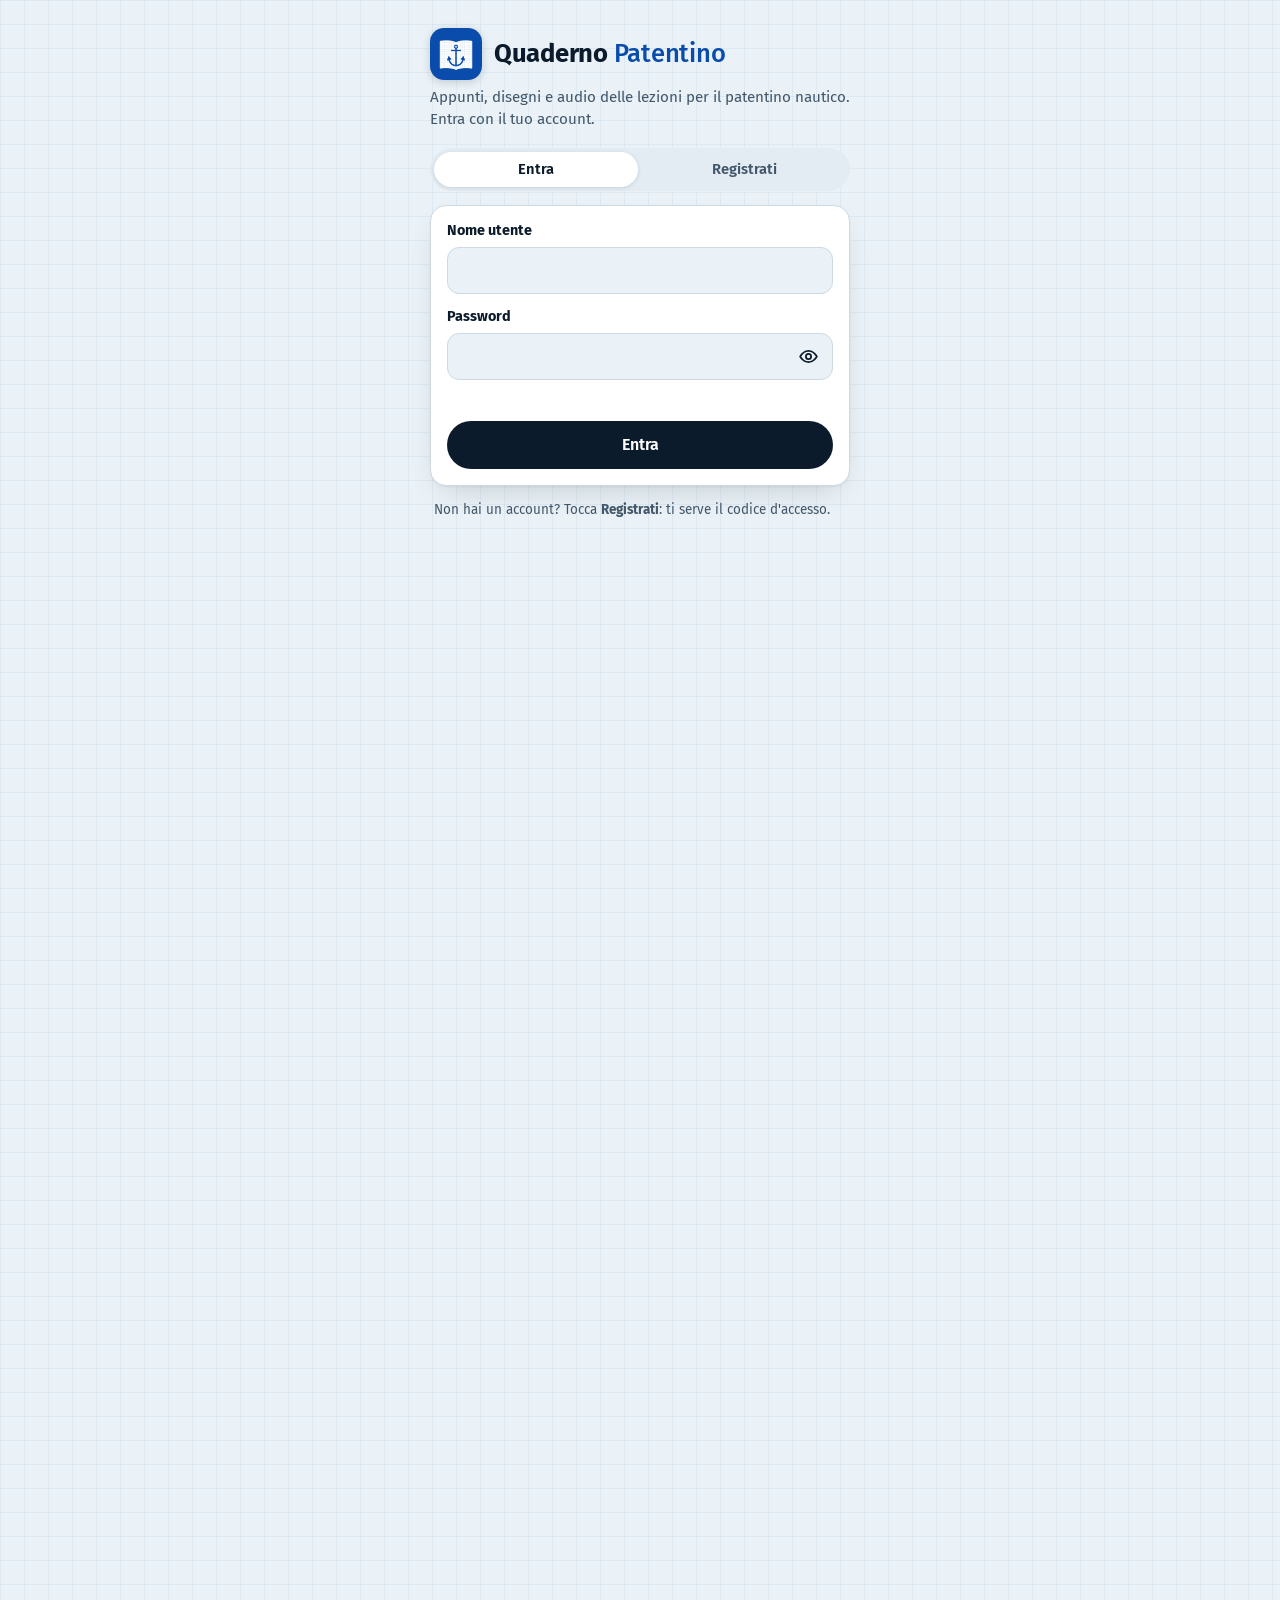
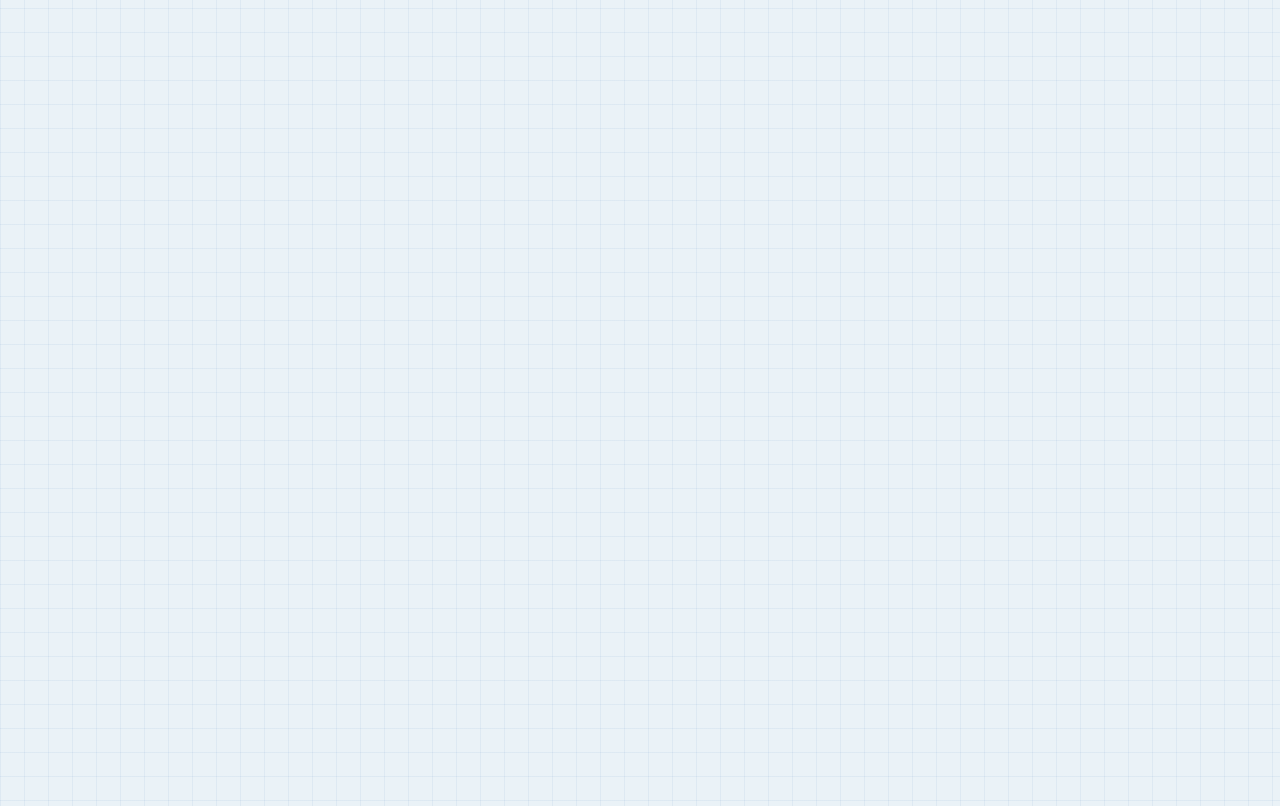
<file: assetto/index.html>
<!doctype html>
<html lang="it" data-pagina="assetto">
<head>
<meta charset="utf-8">
<meta name="viewport" content="width=device-width,initial-scale=1,viewport-fit=cover">
<title>Assetto e pescaggi · Quaderno Patentino</title>
<meta name="theme-color" content="#f7f9fa" media="(prefers-color-scheme: light)">
<meta name="theme-color" content="#05080b" media="(prefers-color-scheme: dark)">
<link rel="manifest" href="../manifest.webmanifest">
<link rel="icon" href="../icons/icon-192.png" type="image/png">
<link rel="apple-touch-icon" href="../icons/apple-touch-icon.png">
<link rel="stylesheet" href="../fonts/fonts.css">
<script>
/* senza account si torna alla schermata d'accesso del Quaderno (dalla 1.1) */
try { if (!localStorage.getItem('qp-sessione')) location.replace('../'); } catch (e) { location.replace('../'); }
/* stesso tema (chiaro/scuro) scelto nel Quaderno */
try { var t = localStorage.getItem('qp-theme'); if (t === 'light' || t === 'dark') document.documentElement.dataset.theme = t; } catch (e) {}
</script>
<style>:root{color-scheme:light;box-sizing:border-box;padding-top:env(safe-area-inset-top,0px);padding-bottom:env(safe-area-inset-bottom,0px)}html{scroll-padding-top:env(safe-area-inset-top,0px)}body{margin:0;padding:0;font:14px -apple-system,BlinkMacSystemFont,sans-serif;background:#fff;color:#000}img{max-width:100%}[hidden]:not([hidden=until-found i]){display:none!important}</style>
</head>
<body>
<style id="qp-torna-css">
.qp-torna{position:relative;z-index:2;display:flex;align-items:center;gap:10px;padding:8px max(14px,env(safe-area-inset-right,0px)) 8px max(14px,env(safe-area-inset-left,0px));
  background:rgba(234,242,247,.92);-webkit-backdrop-filter:blur(12px);backdrop-filter:blur(12px);border-bottom:1px solid #cdd9e3;font:600 15px/1.2 "Fira Sans","Segoe UI",Roboto,Arial,sans-serif}
.qp-torna a{flex:none;white-space:nowrap;box-sizing:border-box;font:inherit;display:inline-flex;align-items:center;gap:7px;min-height:36px;padding:0 12px 0 8px;border-radius:999px;border:1.5px solid #cdd9e3;background:#fff;color:#0c1b2b;text-decoration:none}
.qp-torna a:focus-visible{outline:2px solid #0a4cab;outline-offset:2px}
.qp-torna svg{width:18px;height:18px;fill:none;stroke:currentColor;stroke-width:2.2;stroke-linecap:round;stroke-linejoin:round}
.qp-torna span{color:#43576a;font-weight:500;font-size:13px;white-space:nowrap;overflow:hidden;text-overflow:ellipsis;min-width:0}
@media (prefers-color-scheme: dark){:root:not([data-theme="light"]) .qp-torna{background:rgba(6,17,27,.9);border-bottom-color:#24394c}
  :root:not([data-theme="light"]) .qp-torna a{background:#0c1a27;border-color:#24394c;color:#eef4f9}:root:not([data-theme="light"]) .qp-torna span{color:#a8bccc}}
:root[data-theme="dark"] .qp-torna{background:rgba(6,17,27,.9);border-bottom-color:#24394c}
:root[data-theme="dark"] .qp-torna a{background:#0c1a27;border-color:#24394c;color:#eef4f9}
:root[data-theme="dark"] .qp-torna span{color:#a8bccc}
</style>
<nav class="qp-torna" aria-label="Quaderno Patentino"><a href="../"><svg viewBox="0 0 24 24" aria-hidden="true"><path d="M14.5 5.5 8 12l6.5 6.5"/></svg>Quaderno Patentino</a><span>Assetto e pescaggi</span></nav>

<link rel="stylesheet" href="../fonts/esercizi.css">
<style>
/* Layout: colonna dati a sinistra (si impila su telefono), soluzione passo-passo a destra. Inchiostro blu "penna a sfera" come gli appunti. */
:root {
  --paper: #F2F5F8;
  --surface: #FFFFFF;
  --ink: #15233D;
  --muted: #5B6679;
  --line: #D4DAE3;
  --accent: #2945B5;
  --accent-soft: #E4E9F8;
  --water: #CFE0EE;
  --water-line: #3F78A8;
  --hull: #2B3B57;
  --sink: #B24A1F;
  --rise: #1D7650;
  --warn-bg: #FBEBE3;
  --font-display: "Saira Semi Condensed", "Arial Narrow", "Roboto Condensed", sans-serif;
  --font-body: "Source Sans 3", "Segoe UI", system-ui, sans-serif;
  --font-num: "IBM Plex Mono", ui-monospace, "SF Mono", Menlo, Consolas, monospace;
}
@media (prefers-color-scheme: dark) {
  :root:not([data-theme="light"]) {
    --paper: #0E1420; --surface: #161F2F; --ink: #E5EAF2; --muted: #9AA6B9; --line: #2A3549;
    --accent: #93A9FF; --accent-soft: #1F2A49; --water: #17304A; --water-line: #6FA6D6; --hull: #AFC0DC;
    --sink: #F08A5D; --rise: #5DCB98; --warn-bg: #3A2218; color-scheme: dark;
  }
}
:root[data-theme="dark"] {
  --paper: #0E1420; --surface: #161F2F; --ink: #E5EAF2; --muted: #9AA6B9; --line: #2A3549;
  --accent: #93A9FF; --accent-soft: #1F2A49; --water: #17304A; --water-line: #6FA6D6; --hull: #AFC0DC;
  --sink: #F08A5D; --rise: #5DCB98; --warn-bg: #3A2218; color-scheme: dark;
}
* { box-sizing: border-box; }
[hidden] { display: none !important; }
body { background: var(--paper); color: var(--ink); font-family: var(--font-body); font-size: 16px; line-height: 1.5; }
.wrap { max-width: 1120px; margin: 0 auto; padding-inline: 16px; padding-block: 20px 48px; }
h1, h2, h3 { font-family: var(--font-display); line-height: 1.15; text-wrap: balance; margin: 0; }
.num, .eq .n { font-family: var(--font-num); font-variant-numeric: tabular-nums; }

/* Testata */
.top { display: flex; flex-wrap: wrap; align-items: flex-end; justify-content: space-between; gap: 12px 24px; padding-bottom: 16px; border-bottom: 2px solid var(--ink); }
.brand h1 { font-size: clamp(1.7rem, 4.5vw, 2.4rem); font-weight: 700; letter-spacing: .01em; display: flex; align-items: baseline; gap: 10px; flex-wrap: wrap; }
.ver { font-family: var(--font-num); font-size: .8rem; font-weight: 500; color: var(--accent); border: 1px solid var(--accent); border-radius: 4px; padding: 0 6px; letter-spacing: 0; }
.brand p { margin: 4px 0 0; color: var(--muted); font-size: .95rem; }
.ship { font-family: var(--font-num); font-size: .82rem; color: var(--muted); text-align: right; }
.ship b { color: var(--ink); font-weight: 600; }

/* Schede */
.tabs { display: flex; gap: 4px; margin: 18px 0 20px; border-bottom: 1px solid var(--line); overflow-x: auto; }
.tab { appearance: none; border: 0; background: none; color: var(--muted); font: 600 1rem/1 var(--font-display); letter-spacing: .02em; padding: 12px 14px 11px; border-bottom: 3px solid transparent; cursor: pointer; white-space: nowrap; }
.tab:hover { color: var(--ink); }
.tab[aria-selected="true"] { color: var(--accent); border-bottom-color: var(--accent); }
.tab:focus-visible, button:focus-visible, input:focus-visible, .seg label:focus-within { outline: 2px solid var(--accent); outline-offset: 2px; }

/* Griglia principale */
.grid { display: grid; grid-template-columns: minmax(0, 330px) minmax(0, 1fr); gap: 28px; align-items: start; }
@media (max-width: 820px) { .grid { grid-template-columns: minmax(0, 1fr); } }
.panel { background: var(--surface); border: 1px solid var(--line); border-radius: 10px; padding: 18px; }
@media (min-width: 821px) { .inputs { position: sticky; top: calc(env(safe-area-inset-top, 0px) + 12px); } }

/* Form */
.inputs h2 { font-size: 1.15rem; font-weight: 600; margin-bottom: 4px; }
.hint { color: var(--muted); font-size: .88rem; margin: 0 0 12px; }
fieldset { border: 0; padding: 0; margin: 0 0 14px; display: grid; gap: 10px; }
legend { font: 600 .74rem/1 var(--font-body); text-transform: uppercase; letter-spacing: .08em; color: var(--muted); padding: 0; margin-bottom: 8px; }
.row2 { display: grid; grid-template-columns: 1fr 1fr; gap: 10px; }
.field { display: grid; gap: 4px; min-width: 0; }
.field label { font-size: .9rem; font-weight: 600; }
.field label small { font-weight: 400; color: var(--muted); }
.inbox { display: flex; align-items: stretch; border: 1px solid var(--line); border-radius: 6px; background: var(--paper); overflow: hidden; }
.inbox:focus-within { border-color: var(--accent); }
.inbox input { flex: 1; min-width: 0; border: 0; background: transparent; color: var(--ink); font: 500 1rem var(--font-num); padding: 9px 10px; }
.inbox input:focus-visible { outline: none; }
.inbox span { display: flex; align-items: center; padding: 0 10px; font-size: .82rem; color: var(--muted); border-left: 1px solid var(--line); font-family: var(--font-num); }
.field.bad .inbox { border-color: var(--sink); }
.seg { display: flex; border: 1px solid var(--line); border-radius: 6px; overflow: hidden; }
.seg label { flex: 1; position: relative; text-align: center; font-size: .86rem; padding: 7px 4px; cursor: pointer; color: var(--muted); border-left: 1px solid var(--line); user-select: none; }
.seg label:first-child { border-left: 0; }
.seg input { position: absolute; opacity: 0; pointer-events: none; }
.seg label.on { background: var(--accent-soft); color: var(--accent); font-weight: 600; }
.opt { display: flex; align-items: center; gap: 8px; font-size: .88rem; color: var(--muted); margin-top: 2px; }
.opt input { accent-color: var(--accent); width: 16px; height: 16px; flex: none; }
.btns { display: flex; gap: 8px; flex-wrap: wrap; margin-top: 4px; }
.btn { appearance: none; border: 1px solid var(--line); background: var(--surface); color: var(--ink); font: 600 .88rem var(--font-body); border-radius: 6px; padding: 8px 12px; cursor: pointer; }
.btn:hover { border-color: var(--accent); color: var(--accent); }

/* Risultati */
.results { display: grid; gap: 22px; min-width: 0; }
.err { background: var(--warn-bg); color: var(--ink); border-left: 4px solid var(--sink); border-radius: 6px; padding: 12px 14px; }
.summary { display: grid; gap: 14px; }
.summary h2 { font-size: 1rem; font-weight: 600; text-transform: uppercase; letter-spacing: .08em; color: var(--muted); }
.kpis { display: grid; grid-template-columns: repeat(auto-fit, minmax(130px, 1fr)); gap: 10px; }
.kpi { background: var(--surface); border: 1px solid var(--line); border-radius: 8px; padding: 12px 14px; min-width: 0; }
.kpi .k { font-size: .82rem; color: var(--muted); }
.kpi .v { font-family: var(--font-num); font-size: 1.45rem; font-weight: 600; line-height: 1.2; margin-top: 2px; overflow-wrap: anywhere; }
.kpi .s { font-size: .82rem; color: var(--muted); }
.kpi.main { background: var(--accent-soft); border-color: transparent; }
.kpi.main .v { color: var(--accent); }
.tag { display: inline-block; font-size: .78rem; font-weight: 700; letter-spacing: .04em; text-transform: uppercase; padding: 2px 8px; border-radius: 99px; }
.tag.sink { color: var(--sink); background: var(--warn-bg); background: color-mix(in srgb, var(--sink) 14%, transparent); }
.tag.rise { color: var(--rise); background: var(--accent-soft); background: color-mix(in srgb, var(--rise) 14%, transparent); }
.figs { display: grid; grid-template-columns: minmax(0, 1fr); gap: 12px; }
@media (min-width: 1000px) { .figs.two { grid-template-columns: minmax(0, 1.7fr) minmax(0, 1fr); } }
.fig.narrow { max-width: 380px; }
.figs > .fig:only-child:not(.narrow) { max-width: 640px; }
.fig { background: var(--surface); border: 1px solid var(--line); border-radius: 8px; padding: 10px 12px 8px; min-width: 0; }
.fig svg { width: 100%; height: auto; display: block; }
.fig figcaption { font-size: .8rem; color: var(--muted); margin-top: 4px; }
figure { margin: 0; }

/* Passaggi */
.steps h2 { font-size: 1.3rem; font-weight: 600; margin-bottom: 10px; }
.steps ol { list-style: none; margin: 0; padding: 0; display: grid; gap: 0; counter-reset: s; }
.step { counter-increment: s; display: grid; grid-template-columns: 34px minmax(0, 1fr); gap: 0 14px; padding: 16px 0; border-top: 1px solid var(--line); }
.step::before { content: counter(s); font: 700 1rem/32px var(--font-display); width: 32px; height: 32px; text-align: center; border-radius: 50%; border: 2px solid var(--accent); color: var(--accent); }
.step h3 { font-size: 1.1rem; font-weight: 600; margin: 4px 0 8px; }
.step .why { margin: 8px 0 0; max-width: 64ch; color: var(--ink); }
.step .why b { font-weight: 600; }
.eqs { display: grid; gap: 6px; background: var(--paper); border-radius: 6px; padding: 10px 12px; overflow-x: auto; }
.eq { font-size: 1.05rem; line-height: 1.5; }
.eq .ch { display: inline-block; white-space: nowrap; vertical-align: middle; margin-block: 3px; }
.eq .op { display: inline-block; vertical-align: middle; padding-inline: 6px; }
.eq .lab { font-size: .72rem; text-transform: uppercase; letter-spacing: .08em; color: var(--muted); width: 100%; margin-bottom: -2px; }
.eq i { font-family: Georgia, "Times New Roman", serif; font-style: italic; }
.eq .res { font-weight: 600; color: var(--accent); }
.frac { display: inline-flex; flex-direction: column; align-items: center; vertical-align: middle; line-height: 1.25; }
.frac > span { padding: 0 4px; white-space: nowrap; }
.frac > span:first-child { border-bottom: 1.5px solid currentColor; }
.note { font-size: .88rem; color: var(--muted); margin: 6px 0 0; }
.mini { border-collapse: collapse; font-family: var(--font-num); font-size: .86rem; margin-top: 4px; }
.mini th, .mini td { padding: 3px 10px; text-align: right; border-bottom: 1px solid var(--line); white-space: nowrap; }
.mini th { font-family: var(--font-body); font-weight: 600; color: var(--muted); font-size: .78rem; }
.mini tr.used td { color: var(--accent); font-weight: 600; }
.scroll { overflow-x: auto; max-width: 100%; }
.alert { background: var(--warn-bg); border-radius: 6px; padding: 8px 12px; margin-top: 8px; font-size: .92rem; }

/* Tabella completa */
.tbar { display: flex; flex-wrap: wrap; gap: 10px 16px; align-items: end; margin-bottom: 12px; }
.tbar .field { width: 170px; }
.tbar p { margin: 0; color: var(--muted); font-size: .9rem; max-width: 60ch; }
.tablebox { max-height: 70vh; overflow: auto; border: 1px solid var(--line); border-radius: 8px; background: var(--surface); }
table.full { border-collapse: collapse; width: 100%; font-family: var(--font-num); font-size: .88rem; font-variant-numeric: tabular-nums; }
table.full th { position: sticky; top: 0; background: var(--surface); font: 600 .8rem var(--font-body); color: var(--muted); text-align: right; padding: 8px 10px; border-bottom: 2px solid var(--ink); white-space: nowrap; }
table.full td { text-align: right; padding: 4px 10px; border-bottom: 1px solid var(--line); white-space: nowrap; }
table.full td:first-child, table.full th:first-child { text-align: left; font-weight: 600; }
table.full tr.dec td { border-bottom-color: var(--muted); }
table.full tr.hit td { background: var(--accent-soft); color: var(--accent); }
footer { margin-top: 32px; padding-top: 12px; border-top: 1px solid var(--line); color: var(--muted); font-size: .84rem; }
.tab .sm { display: none; }
@media (max-width: 1080px) { .tab { padding-inline: 10px; } .tab .lg { display: none; } .tab .sm { display: inline; } }
@media (max-width: 520px) { .tabs { display: grid; grid-template-columns: repeat(3, minmax(0, 1fr)); overflow: visible; } .tabs .tab:first-child { grid-column: 1 / -1; } .tab { padding: 11px 4px 10px; font-size: .95rem; text-align: center; } }
.fsep { display: inline-block; width: 1.6em; }
.fi { display: inline-block; margin-right: 1.8em; vertical-align: middle; }
.fi:last-child { margin-right: 0; }
@media (max-width: 820px) { .ship { text-align: left; } }
.formule { background: var(--surface); border: 1px solid var(--line); border-radius: 8px; padding: 12px 14px; margin-bottom: 4px; }
.formule h3 { font: 600 .74rem/1 var(--font-body); text-transform: uppercase; letter-spacing: .08em; color: var(--muted); margin: 0 0 8px; }
.formule .eqs { background: transparent; padding: 0; gap: 4px; }
.formule .eq { font-size: .96rem; }
.exbanner { border: 1px solid var(--accent); background: var(--accent-soft); border-radius: 8px; padding: 12px 14px; display: grid; gap: 6px; }
.exb-top { display: flex; flex-wrap: wrap; align-items: center; gap: 4px 12px; }
.exb-top b { font-family: var(--font-display); font-size: 1.08rem; color: var(--accent); }
.exb-mod { font-size: .8rem; color: var(--muted); }
.exb-back { margin-left: auto; appearance: none; border: 0; background: none; color: var(--accent); font: 600 .88rem var(--font-body); cursor: pointer; padding: 2px 0; text-decoration: underline; text-underline-offset: 3px; }
.exbanner p { margin: 0; max-width: 74ch; }
.esintro { max-width: 72ch; color: var(--muted); margin: 0 0 22px; }
.esgroup { margin-bottom: 30px; }
.esgroup > h2 { font-size: 1.3rem; font-weight: 600; margin-bottom: 4px; }
.esgroup > p { margin: 0 0 12px; color: var(--muted); font-size: .93rem; max-width: 74ch; }
.escards { display: grid; grid-template-columns: repeat(auto-fill, minmax(min(100%, 430px), 1fr)); gap: 12px; }
.excard { background: var(--surface); border: 1px solid var(--line); border-radius: 10px; padding: 14px 16px; display: flex; flex-direction: column; gap: 10px; min-width: 0; }
.excard h3 { font-size: 1.05rem; font-weight: 600; display: flex; align-items: baseline; gap: 8px; }
.excard h3 .num { font-family: var(--font-num); font-weight: 600; color: var(--accent); }
.excard p { margin: 0; font-size: .95rem; }
.exres { font-family: var(--font-num); font-size: .86rem; background: var(--paper); border-radius: 6px; padding: 8px 10px; overflow-wrap: anywhere; }
.exres span { color: var(--muted); font-family: var(--font-body); }
.exres:empty { display: none; }
.btn.go { align-self: flex-start; margin-top: auto; background: var(--accent); color: var(--surface); border-color: var(--accent); }
.btn.go:hover { color: var(--surface); border-color: var(--accent); filter: brightness(1.08); }
.extab { border-collapse: collapse; font-family: var(--font-num); font-size: .82rem; }
.extab th, .extab td { padding: 2px 10px; border-bottom: 1px solid var(--line); text-align: right; white-space: nowrap; }
.extab th:first-child, .extab td:first-child { text-align: left; }
.extab th { font-family: var(--font-body); color: var(--muted); font-weight: 600; }
.seg.grid2 { display: grid; grid-template-columns: 1fr 1fr; }
.seg.grid2 label { border-left: 1px solid var(--line); border-top: 1px solid var(--line); }
.seg.grid2 label:nth-child(odd) { border-left: 0; }
.seg.grid2 label:nth-child(-n+2) { border-top: 0; }
.wy { display: grid; grid-template-columns: minmax(0, 1fr) minmax(0, 2fr); gap: 8px; align-items: end; }
.wy .seg { background: var(--surface); }
.seg.big, .seg.mb { margin-bottom: 14px; }
.wlist { display: grid; gap: 10px; }
.wrow { border: 1px solid var(--line); border-radius: 8px; padding: 10px; display: grid; gap: 8px; background: var(--paper); }
.whead { display: flex; align-items: center; gap: 8px; }
.wname { font: 600 .95rem var(--font-display); white-space: nowrap; min-width: 52px; }
.whead .seg { flex: 1; background: var(--surface); }
.seg.sm label { font-size: .8rem; padding: 5px 4px; }
.wdel { appearance: none; flex: none; border: 1px solid var(--line); background: var(--surface); color: var(--muted); border-radius: 6px; width: 30px; height: 30px; cursor: pointer; font-size: 1.1rem; line-height: 1; }
.wdel:hover:not(:disabled) { color: var(--sink); border-color: var(--sink); }
.wdel:disabled { opacity: .35; cursor: default; }
.row3 { display: grid; grid-template-columns: repeat(3, minmax(0, 1fr)); gap: 8px; }
.row3 .field label { font-size: .85rem; }
.wrow .inbox { background: var(--surface); }
.wrow .inbox input { padding: 7px 8px; font-size: .95rem; }
.btn.addw { width: 100%; border-style: dashed; }
.tag.mom { color: var(--accent); background: var(--accent-soft); font-size: .72rem; margin-left: 6px; vertical-align: middle; }
.seg.big label { font-size: 1rem; padding: 9px 4px; }
@media (max-width: 420px) { .row2 { grid-template-columns: 1fr; } .eq { font-size: .98rem; } }
@media (prefers-reduced-motion: no-preference) { .tab, .btn, .seg label { transition: color .15s, background-color .15s, border-color .15s; } }
</style>
<style id="tema-quaderno">
/* Pagine Esercizi (Assetto e pescaggi, Carteggio): stessa veste grafica del Quaderno.
   Cambia solo colori, caratteri e forme: contenuti, calcoli e carta nautica restano identici. */

/* ---------- Assetto e pescaggi ---------- */
:root[data-pagina="assetto"]{
  --paper:#eaf2f7; --surface:#ffffff; --ink:#0c1b2b; --muted:#43576a; --line:#cdd9e3;
  --accent:#0a4cab; --accent-soft:#e3ecf3; --water:#d7e8f3; --water-line:#0a4cab; --hull:#0c1b2b;
  --sink:#b31d17; --rise:#14692a; --warn-bg:#fbe9e7; --qgrid:rgba(10,76,171,.055);
  --font-display:"Fira Sans","Segoe UI",Roboto,"Helvetica Neue",Arial,sans-serif;
  --font-body:"Fira Sans","Segoe UI",Roboto,"Helvetica Neue",Arial,sans-serif;
  --font-num:"Fira Mono",ui-monospace,"SF Mono",Menlo,Consolas,monospace;
}
@media (prefers-color-scheme: dark){:root[data-pagina="assetto"]:not([data-theme="light"]){
  --paper:#06111b; --surface:#0c1a27; --ink:#eef4f9; --muted:#a8bccc; --line:#24394c;
  --accent:#8fc2ff; --accent-soft:#132636; --water:#0b2134; --water-line:#8fc2ff; --hull:#c9d8e6;
  --sink:#ff8d84; --rise:#7fe391; --warn-bg:#2a1512; --qgrid:rgba(143,194,255,.05)}}
:root[data-pagina="assetto"][data-theme="dark"]{
  --paper:#06111b; --surface:#0c1a27; --ink:#eef4f9; --muted:#a8bccc; --line:#24394c;
  --accent:#8fc2ff; --accent-soft:#132636; --water:#0b2134; --water-line:#8fc2ff; --hull:#c9d8e6;
  --sink:#ff8d84; --rise:#7fe391; --warn-bg:#2a1512; --qgrid:rgba(143,194,255,.05)}

:root[data-pagina="assetto"] body{background-image:linear-gradient(var(--qgrid) 1px,transparent 1px),linear-gradient(90deg,var(--qgrid) 1px,transparent 1px);background-size:24px 24px}
:root[data-pagina="assetto"] .top{border-bottom:1px solid var(--line)}
:root[data-pagina="assetto"] .brand h1{letter-spacing:-.015em}
:root[data-pagina="assetto"] .ver{border:0;background:var(--accent-soft);color:var(--muted);border-radius:999px;padding:3px 8px;font:600 .72rem/1.2 var(--font-body)}
/* schede come le bolle del Quaderno */
:root[data-pagina="assetto"] .tabs{gap:6px;border-bottom:0;margin:16px 0 18px}
:root[data-pagina="assetto"] .tab{border:1px solid var(--line);border-radius:999px;background:var(--surface);color:var(--ink);letter-spacing:0;padding:9px 12px}
:root[data-pagina="assetto"] .tab:hover{border-color:color-mix(in srgb,var(--accent) 45%,var(--line))}
:root[data-pagina="assetto"] .tab[aria-selected="true"]{background:var(--ink);border-color:var(--ink);color:var(--surface)}
@media (max-width:719.98px){:root[data-pagina="assetto"] .tab{padding:9px 4px}}
/* riquadri e tasti */
:root[data-pagina="assetto"] .panel,:root[data-pagina="assetto"] .excard{border-radius:16px}
:root[data-pagina="assetto"] .kpi,:root[data-pagina="assetto"] .fig,:root[data-pagina="assetto"] .formule,:root[data-pagina="assetto"] .tablebox,:root[data-pagina="assetto"] .wrow,:root[data-pagina="assetto"] .exbanner{border-radius:12px}
:root[data-pagina="assetto"] .inbox,:root[data-pagina="assetto"] .seg,:root[data-pagina="assetto"] .eqs,:root[data-pagina="assetto"] .exres,:root[data-pagina="assetto"] .alert,:root[data-pagina="assetto"] .err{border-radius:10px}
:root[data-pagina="assetto"] .btn{border-radius:999px;padding-inline:16px}
:root[data-pagina="assetto"] .btn.go{background:var(--ink);border-color:var(--ink);color:var(--surface)}
:root[data-pagina="assetto"] .wdel{border-radius:10px}
/* etichette senza maiuscolo, come nel Quaderno */
:root[data-pagina="assetto"] legend,:root[data-pagina="assetto"] .summary h2,:root[data-pagina="assetto"] .eq .lab,:root[data-pagina="assetto"] .formule h3,:root[data-pagina="assetto"] .tag{text-transform:none;letter-spacing:0}
:root[data-pagina="assetto"] legend,:root[data-pagina="assetto"] .formule h3{font-size:.86rem;font-weight:700;color:var(--ink)}
:root[data-pagina="assetto"] .summary h2{font-size:1.02rem;font-weight:700;color:var(--ink)}
:root[data-pagina="assetto"] .eq .lab{font-size:.8rem}
:root[data-pagina="assetto"] .tag{font-size:.76rem}

/* ---------- Carteggio con carta 5D (la carta nautica resta com'è) ---------- */
:root[data-pagina="carteggio"]{
  --bg:#eaf2f7; --panel:#ffffff; --ink:#0c1b2b; --muted:#43576a; --line:#cdd9e3; --soft:#e3ecf3;
  --accent:#b0137c; --on-accent:#ffffff; --qgrid:rgba(10,76,171,.055);
  --f-display:"Fira Sans","Segoe UI",Roboto,"Helvetica Neue",Arial,sans-serif;
  --f-body:"Fira Sans","Segoe UI",Roboto,"Helvetica Neue",Arial,sans-serif;
  --f-mono:"Fira Mono",ui-monospace,SFMono-Regular,Menlo,Consolas,monospace;
}
@media (prefers-color-scheme: dark){:root[data-pagina="carteggio"]:not([data-theme="light"]){
  --bg:#06111b; --panel:#0c1a27; --ink:#eef4f9; --muted:#a8bccc; --line:#24394c; --soft:#132636;
  --accent:#ff7fcb; --on-accent:#1c0614; --qgrid:rgba(143,194,255,.05)}}
:root[data-pagina="carteggio"][data-theme="dark"]{
  --bg:#06111b; --panel:#0c1a27; --ink:#eef4f9; --muted:#a8bccc; --line:#24394c; --soft:#132636;
  --accent:#ff7fcb; --on-accent:#1c0614; --qgrid:rgba(143,194,255,.05)}

:root[data-pagina="carteggio"] body{background-image:linear-gradient(var(--qgrid) 1px,transparent 1px),linear-gradient(90deg,var(--qgrid) 1px,transparent 1px);background-size:24px 24px}
:root[data-pagina="carteggio"] .bar{border-bottom:1px solid var(--line)}
:root[data-pagina="carteggio"] .eyebrow{text-transform:none;letter-spacing:0;font:600 13px/1.3 var(--f-body);color:var(--muted)}
:root[data-pagina="carteggio"] h1{letter-spacing:-.015em}
:root[data-pagina="carteggio"] .ver{border:0;background:var(--soft);font:600 .72rem/1.2 var(--f-body)}
:root[data-pagina="carteggio"] .btn{border-radius:999px;letter-spacing:0}
:root[data-pagina="carteggio"] .tool,:root[data-pagina="carteggio"] .segb{border-radius:12px}
:root[data-pagina="carteggio"] .side{border-radius:16px}
:root[data-pagina="carteggio"] .chartwrap{border-radius:14px}
:root[data-pagina="carteggio"] .pitem,:root[data-pagina="carteggio"] .exhits,:root[data-pagina="carteggio"] .rfx,:root[data-pagina="carteggio"] .verdict,:root[data-pagina="carteggio"] .newver,:root[data-pagina="carteggio"] .res{border-radius:12px}
:root[data-pagina="carteggio"] .in,:root[data-pagina="carteggio"] select,:root[data-pagina="carteggio"] .readout{border-radius:10px}
:root[data-pagina="carteggio"] .hint,:root[data-pagina="carteggio"] .float,:root[data-pagina="carteggio"] .stepbar{border-radius:14px;box-shadow:0 8px 24px rgba(6,17,27,.16)}
:root[data-pagina="carteggio"] .tab{letter-spacing:0;font-size:14px}
</style>

<div class="wrap">
  <header class="top">
    <div class="brand">
      <h1>Assetto e Pescaggi <span class="ver" title="Versione">v4</span></h1>
      <p>Esercizi del libro e problemi di assetto e stabilità, risolti passo per passo con le formule degli appunti.</p>
    </div>
    <div class="ship num">L<sub>pp</sub> = <b>143,16 m</b><br>tabella T <b>3,90 – 10,00 m</b></div>
  </header>

  <nav class="tabs" role="tablist" aria-label="Tipo di problema">
    <button class="tab" role="tab" id="tab-es" aria-controls="sec-es" aria-selected="true" data-sec="es"><span class="lg">Esercizi del libro</span><span class="sm">Esercizi del libro</span></button>
    <button class="tab" role="tab" id="tab-dwa" aria-controls="sec-dwa" aria-selected="false" data-sec="dwa"><span class="lg">Cambio densità</span><span class="sm">Densità</span></button>
    <button class="tab" role="tab" id="tab-pesi" aria-controls="sec-pesi" aria-selected="false" data-sec="pesi"><span class="lg">Spostamento pesi</span><span class="sm">Spostamento</span></button>
    <button class="tab" role="tab" id="tab-imb" aria-controls="sec-imb" aria-selected="false" data-sec="imb"><span class="lg">Imbarco e sbarco</span><span class="sm">Imbarco</span></button>
    <button class="tab" role="tab" id="tab-ass" aria-controls="sec-ass" aria-selected="false" data-sec="ass"><span class="lg">Assetto voluto</span><span class="sm">Assetto</span></button>
    <button class="tab" role="tab" id="tab-neu" aria-controls="sec-neu" aria-selected="false" data-sec="neu"><span class="lg">Punti neutri</span><span class="sm">Neutri</span></button>
    <button class="tab" role="tab" id="tab-tab" aria-controls="sec-tab" aria-selected="false" data-sec="tab"><span class="lg">Tabella</span><span class="sm">Tabella</span></button>
  </nav>

  <!-- ============ ESERCIZI ============ -->
  <section id="sec-es" role="tabpanel" aria-labelledby="tab-es">
    <p class="esintro">Gli esercizi 9 – 25 del libro (Modulo 3, «Spostamento e imbarco/sbarco pesi»). Ogni scheda ha il risultato; «Risolvi passo per passo» apre l'esercizio con i dati già inseriti e la soluzione spiegata con le formule degli appunti.</p>
    <div id="es-list"></div>
  </section>

  <!-- ============ DWA ============ -->
  <section id="sec-dwa" role="tabpanel" aria-labelledby="tab-dwa" hidden>
    <div class="grid">
      <form class="panel inputs" id="f-dwa" autocomplete="off" novalidate>
        <h2>Dati del problema</h2>
        <p class="hint">Valori di esempio già inseriti: sostituiscili con quelli del tuo esercizio. Puoi usare la virgola.</p>
        <fieldset>
          <legend>Pescaggi</legend>
          <div class="row2">
            <div class="field"><label for="d-TA">T<sub>A</sub> <small>poppa</small></label><div class="inbox"><input id="d-TA" name="TA" inputmode="decimal" value="6,20"><span>m</span></div></div>
            <div class="field"><label for="d-TF">T<sub>F</sub> <small>prora</small></label><div class="inbox"><input id="d-TF" name="TF" inputmode="decimal" value="5,80"><span>m</span></div></div>
          </div>
        </fieldset>
        <fieldset>
          <legend>Densità dell'acqua</legend>
          <div class="field"><label for="d-d1">δ<sub>1</sub> <small>acqua di partenza</small></label><div class="inbox"><input id="d-d1" name="d1" inputmode="decimal" value="1,023"><span>t/m³</span></div></div>
          <div class="field"><label for="d-d2">δ<sub>2</sub> <small>acqua di arrivo</small></label><div class="inbox"><input id="d-d2" name="d2" inputmode="decimal" value="1,016"><span>t/m³</span></div></div>
        </fieldset>
        <label class="opt"><input type="checkbox" id="d-interp" checked><span>Interpola la tabella se T<sub>m</sub> cade tra due righe</span></label>
        <div class="btns"><button type="button" class="btn" id="d-reset">Ripristina esempio</button></div>
      </form>
      <div class="results" id="r-dwa" aria-live="polite"></div>
    </div>
  </section>

  <!-- ============ SPOSTAMENTO PESI ============ -->
  <section id="sec-pesi" role="tabpanel" aria-labelledby="tab-pesi" hidden>
    <div class="grid">
      <form class="panel inputs" id="f-pesi" autocomplete="off" novalidate>
        <h2>Dati del problema</h2>
        <p class="hint">Valori di esempio già inseriti. Se uno spostamento manca nel testo, lascia 0.</p>
        <fieldset>
          <legend>Pescaggi e stabilità iniziale</legend>
          <div class="row2">
            <div class="field"><label for="p-TA">T<sub>A</sub> <small>poppa</small></label><div class="inbox"><input id="p-TA" name="TA" inputmode="decimal" value="7,40"><span>m</span></div></div>
            <div class="field"><label for="p-TF">T<sub>F</sub> <small>prora</small></label><div class="inbox"><input id="p-TF" name="TF" inputmode="decimal" value="6,80"><span>m</span></div></div>
          </div>
          <div class="row2">
            <div class="field"><label for="p-GM">GM <small>iniziale</small></label><div class="inbox"><input id="p-GM" name="GM" inputmode="decimal" value="0,85"><span>m</span></div></div>
            <div class="field"><label for="p-p">p <small>peso spostato</small></label><div class="inbox"><input id="p-p" name="p" inputmode="decimal" value="150"><span>t</span></div></div>
          </div>
        </fieldset>
        <fieldset>
          <legend>Spostamento verticale z</legend>
          <div class="field"><div class="inbox"><input id="p-z" name="z" inputmode="decimal" value="4" aria-label="z"><span>m</span></div></div>
          <div class="seg" role="radiogroup" aria-label="Verso dello spostamento verticale">
            <label><input type="radio" name="zdir" id="p-zup" value="alto" checked>↑ verso l'alto</label>
            <label><input type="radio" name="zdir" id="p-zdn" value="basso">↓ verso il basso</label>
          </div>
        </fieldset>
        <fieldset>
          <legend>Spostamento longitudinale x</legend>
          <div class="field"><div class="inbox"><input id="p-x" name="x" inputmode="decimal" value="40" aria-label="x"><span>m</span></div></div>
          <div class="seg" role="radiogroup" aria-label="Verso dello spostamento longitudinale">
            <label><input type="radio" name="xdir" id="p-xpp" value="poppa" checked>verso poppa</label>
            <label><input type="radio" name="xdir" id="p-xpr" value="prora">verso prora</label>
          </div>
        </fieldset>
        <fieldset>
          <legend>Spostamento trasversale y</legend>
          <div class="field"><div class="inbox"><input id="p-y" name="y" inputmode="decimal" value="6" aria-label="y"><span>m</span></div></div>
          <div class="seg" role="radiogroup" aria-label="Verso dello spostamento trasversale">
            <label><input type="radio" name="ydir" id="p-ydr" value="dritta" checked>verso dritta</label>
            <label><input type="radio" name="ydir" id="p-ysx" value="sinistra">verso sinistra</label>
          </div>
        </fieldset>
        <label class="opt"><input type="checkbox" id="p-interp" checked><span>Interpola la tabella se T<sub>m</sub> cade tra due righe</span></label>
        <div class="btns"><button type="button" class="btn" id="p-reset">Ripristina esempio</button></div>
      </form>
      <div class="results" id="r-pesi" aria-live="polite"></div>
    </div>
  </section>

  <!-- ============ IMBARCO / SBARCO ============ -->
  <section id="sec-imb" role="tabpanel" aria-labelledby="tab-imb" hidden>
    <div class="grid">
      <form class="panel inputs" id="f-imb" autocomplete="off" novalidate>
        <h2>Dati del problema</h2>
        <p class="hint">z è la quota del peso sopra la chiglia. Un peso negativo, come nelle tabelle del libro, è uno sbarco. «Ripristina esempio» rimette l'esempio dei tuoi appunti.</p>
        <fieldset>
          <legend>Pescaggi iniziali</legend>
          <div class="row2">
            <div class="field"><label for="i-TA">T<sub>A</sub> <small>poppa</small></label><div class="inbox"><input id="i-TA" name="TA" inputmode="decimal" value="5,57"><span>m</span></div></div>
            <div class="field"><label for="i-TF">T<sub>F</sub> <small>prora</small></label><div class="inbox"><input id="i-TF" name="TF" inputmode="decimal" value="5,33"><span>m</span></div></div>
          </div>
        </fieldset>
        <fieldset id="i-man" hidden>
          <legend>Valori di tabella a mano</legend>
          <p class="hint" id="i-man-hint">T<sub>m</sub> è fuori dalla tabella fotografata. Leggi i valori sul libro e scrivili qui.</p>
          <div class="row3">
            <div class="field"><label for="i-mD">Δ <small>t</small></label><div class="inbox"><input id="i-mD" inputmode="decimal"></div></div>
            <div class="field"><label for="i-mTPC">TPC <small>t/cm</small></label><div class="inbox"><input id="i-mTPC" inputmode="decimal"></div></div>
            <div class="field"><label for="i-mKM">KM <small>m</small></label><div class="inbox"><input id="i-mKM" inputmode="decimal"></div></div>
          </div>
        </fieldset>
        <fieldset>
          <legend>Stabilità iniziale</legend>
          <div class="seg" role="radiogroup" aria-label="Dato di stabilità fornito dal testo">
            <label><input type="radio" name="stab" id="i-sKG" value="KG" checked>il testo dà KG</label>
            <label><input type="radio" name="stab" id="i-sGM" value="GM">il testo dà GM</label>
          </div>
          <div class="field"><label for="i-sv" id="i-sv-lab">KG <small>iniziale</small></label><div class="inbox"><input id="i-sv" name="sv" inputmode="decimal" value="7,26"><span>m</span></div></div>
        </fieldset>
        <fieldset>
          <legend>Posizione dei pesi</legend>
          <div class="seg" role="radiogroup" aria-label="Da dove si misura x">
            <label><input type="radio" name="xref" id="i-xAP" value="AP" checked>x dalla Pp addietro (AP)</label>
            <label><input type="radio" name="xref" id="i-xMP" value="MP">x da mezzanave (MP)</label>
          </div>
          <p class="hint" id="i-xhint" hidden>Da mezzanave: x positivo a proravia, negativo a poppavia. Il programma lo trasforma in distanza dalla AP.</p>
          <label class="opt"><input type="checkbox" id="i-sband"><span>Calcola anche lo sbandamento (pesi fuori dall'asse)</span></label>
        </fieldset>
        <fieldset>
          <legend>Pesi imbarcati e sbarcati</legend>
          <div class="wlist" id="w-list"></div>
          <button type="button" class="btn addw" id="i-add">+ Aggiungi un peso</button>
        </fieldset>
        <fieldset>
          <legend>KM per la nuova stabilità</legend>
          <div class="seg" role="radiogroup" aria-label="KM da usare per GM′">
            <label><input type="radio" name="km" id="i-kmR" value="rilevanti" checked>pesi rilevanti: KM′</label>
            <label><input type="radio" name="km" id="i-kmL" value="lievi">pesi lievi: KM</label>
          </div>
        </fieldset>
        <label class="opt"><input type="checkbox" id="i-interp" checked><span>Interpola la tabella se il valore cade tra due righe</span></label>
        <div class="btns"><button type="button" class="btn" id="i-reset">Ripristina esempio</button></div>
      </form>
      <div class="results" id="r-imb" aria-live="polite"></div>
    </div>
  </section>

  <!-- ============ ASSETTO VOLUTO ============ -->
  <section id="sec-ass" role="tabpanel" aria-labelledby="tab-ass" hidden>
    <div class="grid">
      <form class="panel inputs" id="f-ass" autocomplete="off" novalidate>
        <h2>Dati del problema</h2>
        <p class="hint">Il programma trova quanto peso imbarcare o sbarcare. Se p viene negativo il peso va sbarcato.</p>
        <fieldset>
          <legend>Cosa si vuole ottenere</legend>
          <div class="seg grid2" role="radiogroup" aria-label="Condizione voluta">
            <label><input type="radio" name="amode" id="a-mTA" value="TA" checked>immersione voluta a poppa</label>
            <label><input type="radio" name="amode" id="a-mTF" value="TF">immersione voluta a prora</label>
            <label><input type="radio" name="amode" id="a-mEV" value="even">chiglia piana, cassa nota</label>
            <label><input type="radio" name="amode" id="a-mET" value="evenT">chiglia piana con T finale</label>
          </div>
        </fieldset>
        <fieldset>
          <legend>Pescaggi iniziali</legend>
          <div class="row2">
            <div class="field"><label for="a-TA">T<sub>A</sub> <small>poppa</small></label><div class="inbox"><input id="a-TA" inputmode="decimal" value="7,58"><span>m</span></div></div>
            <div class="field"><label for="a-TF">T<sub>F</sub> <small>prora</small></label><div class="inbox"><input id="a-TF" inputmode="decimal" value="7,18"><span>m</span></div></div>
          </div>
        </fieldset>
        <fieldset>
          <legend>Condizione e posizione</legend>
          <div class="field" id="a-tt-wrap"><label for="a-Tt" id="a-tt-lab">T′<sub>A</sub> voluta</label><div class="inbox"><input id="a-Tt" inputmode="decimal" value="7,50"><span>m</span></div></div>
          <div class="field" id="a-x-wrap"><label for="a-x">x della cassa o stiva <small>dalla AP</small></label><div class="inbox"><input id="a-x" inputmode="decimal" value="100"><span>m</span></div></div>
        </fieldset>
        <label class="opt"><input type="checkbox" id="a-interp" checked><span>Interpola la tabella se il valore cade tra due righe</span></label>
        <div class="btns"><button type="button" class="btn" id="a-reset">Ripristina esempio</button></div>
      </form>
      <div class="results" id="r-ass" aria-live="polite"></div>
    </div>
  </section>

  <!-- ============ PUNTI NEUTRI ============ -->
  <section id="sec-neu" role="tabpanel" aria-labelledby="tab-neu" hidden>
    <div class="grid">
      <form class="panel inputs" id="f-neu" autocomplete="off" novalidate>
        <h2>Dati del problema</h2>
        <p class="hint">Punto neutro: dove si può caricare un peso senza cambiare l'immersione a poppa (N<sub>A</sub>) o a prora (N<sub>F</sub>).</p>
        <div class="seg mb" role="radiogroup" aria-label="Da dove prendere i dati">
          <label><input type="radio" name="nsrc" id="n-sTab" value="tab" checked>dalla tabella</label>
          <label><input type="radio" name="nsrc" id="n-sMan" value="man">dati del testo</label>
        </div>
        <fieldset id="n-tab-wrap">
          <legend>Pescaggi</legend>
          <div class="row2">
            <div class="field"><label for="n-TA">T<sub>A</sub> <small>poppa</small></label><div class="inbox"><input id="n-TA" inputmode="decimal" value="9,22"><span>m</span></div></div>
            <div class="field"><label for="n-TF">T<sub>F</sub> <small>prora</small></label><div class="inbox"><input id="n-TF" inputmode="decimal" value="9,06"><span>m</span></div></div>
          </div>
        </fieldset>
        <fieldset id="n-man-wrap" hidden>
          <legend>Dati idrostatici del testo</legend>
          <div class="row2">
            <div class="field"><label for="n-Lpp">L<sub>pp</sub></label><div class="inbox"><input id="n-Lpp" inputmode="decimal" value="220"><span>m</span></div></div>
            <div class="field"><label for="n-TPC">TPC</label><div class="inbox"><input id="n-TPC" inputmode="decimal" value="65,85"><span>t/cm</span></div></div>
          </div>
          <div class="row2">
            <div class="field"><label for="n-MCTC">MCTC</label><div class="inbox"><input id="n-MCTC" inputmode="decimal" value="1013,82"><span>t·m</span></div></div>
            <div class="field"><label for="n-XCF">X<sub>CF</sub> <small>da AP</small></label><div class="inbox"><input id="n-XCF" inputmode="decimal" value="112,19"><span>m</span></div></div>
          </div>
        </fieldset>
        <label class="opt" id="n-interp-wrap"><input type="checkbox" id="n-interp" checked><span>Interpola la tabella se T<sub>m</sub> cade tra due righe</span></label>
        <div class="btns"><button type="button" class="btn" id="n-reset">Ripristina esempio</button></div>
      </form>
      <div class="results" id="r-neu" aria-live="polite"></div>
    </div>
  </section>

  <!-- ============ TABELLA ============ -->
  <section id="sec-tab" role="tabpanel" aria-labelledby="tab-tab" hidden>
    <div class="tbar">
      <div class="field"><label for="t-find">Vai al pescaggio</label><div class="inbox"><input id="t-find" inputmode="decimal" placeholder="es. 6,45"><span>m</span></div></div>
      <p>La tabella usata dal programma, ricopiata dai fogli. Le righe evidenziate sono quelle lette nell'ultimo calcolo. Δ in t, TPC in t/cm, MCTC in t·m/cm, X<sub>b</sub> e X<sub>CF</sub> in m dalla perpendicolare addietro, KM e KM<sub>L</sub> in m.</p>
    </div>
    <div class="tablebox" id="t-box"><table class="full" id="t-full"><thead><tr><th>T (m)</th><th>Δ</th><th>TPC</th><th>MCTC</th><th>X<sub>b</sub></th><th>X<sub>CF</sub></th><th>KM</th><th>KM<sub>L</sub></th></tr></thead><tbody></tbody></table></div>
  </section>

  <footer>Formule degli appunti. Cambio densità: FWA e DWA. Spostamento pesi: GG′, GM′, tan α, δT<sub>A</sub>, δT<sub>F</sub>. Imbarco e sbarco: Σp, Δ′ e T<sub>m</sub>′ dalla tabella, TPC<sub>m</sub>, δT<sub>m</sub>, Σpx rispetto a X′<sub>CF</sub>, δT<sub>A</sub> e δT<sub>F</sub> con MCTC′, KG′ con Varignon, GM′ = KM′ − KG′, tan α = Σpy / (Δ′·GM′). Assetto voluto e punti neutri: le stesse formule risolte per p o per la posizione. Tabella idrostatica della nave con L<sub>pp</sub> = 143,16 m.</footer>
</div>

<script>
var CSV = `T,D,TPC,MCTC,XB,XCF,KM,KML
3.90,7390,21.56,158.0,73.00,73.13,10.00,310.1
3.91,7411,21.57,158.1,73.01,73.13,9.99,309.5
3.92,7433,21.57,158.2,73.01,73.13,9.98,308.8
3.93,7454,21.58,158.3,73.01,73.13,9.96,308.1
3.94,7476,21.58,158.4,73.01,73.13,9.95,307.4
3.95,7497,21.59,158.4,73.01,73.13,9.93,306.7
3.96,7519,21.60,158.5,73.01,73.13,9.92,306.0
3.97,7540,21.60,158.6,73.01,73.13,9.90,305.4
3.98,7562,21.61,158.7,73.01,73.13,9.89,304.7
3.99,7583,21.61,158.8,73.01,73.13,9.87,304.0
4.00,7605,21.62,158.9,73.01,73.13,9.86,303.3
4.01,7627,21.63,159.0,73.01,73.13,9.85,302.6
4.02,7648,21.63,159.1,73.01,73.13,9.84,302.0
4.03,7670,21.64,159.2,73.01,73.13,9.82,301.3
4.04,7692,21.64,159.3,73.01,73.12,9.81,300.7
4.05,7713,21.64,159.3,73.01,73.12,9.80,300.0
4.06,7735,21.65,159.4,73.01,73.12,9.78,299.3
4.07,7757,21.66,159.5,73.01,73.12,9.77,298.7
4.08,7778,21.66,159.6,73.01,73.12,9.76,298.0
4.09,7800,21.66,159.7,73.01,73.12,9.75,297.4
4.10,7821,21.67,159.8,73.01,73.11,9.73,296.7
4.11,7843,21.68,159.9,73.01,73.11,9.72,296.0
4.12,7865,21.68,160.0,73.01,73.11,9.71,295.4
4.13,7886,21.68,160.1,73.01,73.11,9.70,294.7
4.14,7908,21.69,160.2,73.01,73.11,9.68,294.1
4.15,7930,21.70,160.3,73.01,73.11,9.67,293.4
4.16,7951,21.70,160.3,73.01,73.11,9.66,292.7
4.17,7973,21.70,160.4,73.01,73.10,9.65,292.1
4.18,7995,21.71,160.5,73.01,73.10,9.63,291.4
4.19,8016,21.71,160.6,73.01,73.10,9.62,290.8
4.20,8038,21.72,160.7,73.01,73.10,9.61,290.1
4.21,8060,21.72,160.8,73.01,73.10,9.60,289.5
4.22,8081,21.73,160.9,73.01,73.10,9.59,288.9
4.23,8103,21.73,161.0,73.01,73.09,9.58,288.3
4.24,8125,21.74,161.0,73.01,73.09,9.57,287.8
4.25,8147,21.75,161.1,73.01,73.09,9.55,287.2
4.26,8168,21.75,161.2,73.01,73.09,9.54,286.6
4.27,8190,21.75,161.3,73.01,73.09,9.53,286.0
4.28,8212,21.76,161.4,73.01,73.08,9.52,285.4
4.29,8234,21.77,161.5,73.01,73.08,9.51,284.8
4.30,8255,21.77,161.6,73.02,73.08,9.50,284.3
4.31,8277,21.77,161.6,73.02,73.08,9.49,283.7
4.32,8299,21.78,161.7,73.02,73.08,9.48,283.1
4.33,8321,21.79,161.8,73.02,73.07,9.47,282.5
4.34,8343,21.79,161.9,73.02,73.07,9.46,281.9
4.35,8364,21.79,162.0,73.02,73.07,9.45,281.3
4.36,8386,21.80,162.1,73.02,73.07,9.43,280.7
4.37,8408,21.80,162.1,73.02,73.07,9.42,280.2
4.38,8430,21.81,162.2,73.02,73.06,9.41,279.6
4.39,8451,21.82,162.3,73.02,73.06,9.40,279.0
4.40,8473,21.82,162.4,73.02,73.06,9.39,278.4
4.41,8495,21.82,162.5,73.02,73.06,9.38,277.9
4.42,8517,21.83,162.5,73.02,73.06,9.37,277.3
4.43,8539,21.83,162.6,73.02,73.05,9.36,276.8
4.44,8560,21.84,162.7,73.02,73.05,9.35,276.2
4.45,8582,21.84,162.8,73.02,73.05,9.34,275.7
4.46,8604,21.85,162.8,73.02,73.05,9.33,275.1
4.47,8626,21.85,162.9,73.02,73.05,9.32,274.6
4.48,8648,21.86,163.0,73.02,73.04,9.31,274.0
4.49,8670,21.86,163.0,73.02,73.04,9.30,273.5
4.50,8692,21.87,163.1,73.02,73.04,9.29,272.9
4.51,8713,21.87,163.2,73.02,73.04,9.29,272.4
4.52,8735,21.87,163.2,73.02,73.04,9.28,271.9
4.53,8757,21.88,163.3,73.02,73.03,9.27,271.3
4.54,8779,21.88,163.4,73.02,73.03,9.26,270.8
4.55,8801,21.89,163.5,73.02,73.03,9.25,270.2
4.56,8823,21.89,163.5,73.02,73.03,9.24,269.7
4.57,8844,21.90,163.6,73.02,73.03,9.23,269.1
4.58,8866,21.90,163.7,73.02,73.02,9.22,268.6
4.59,8888,21.91,163.7,73.02,73.02,9.21,268.0
4.60,8910,21.91,163.8,73.02,73.02,9.20,267.5
4.61,8932,21.91,163.9,73.02,73.02,9.19,267.0
4.62,8954,21.92,164.0,73.02,73.02,9.18,266.5
4.63,8976,21.92,164.0,73.02,73.01,9.17,266.0
4.64,8998,21.93,164.1,73.02,73.01,9.17,265.5
4.65,9020,21.93,164.2,73.02,73.01,9.16,264.9
4.66,9041,21.93,164.3,73.02,73.00,9.15,264.4
4.67,9063,21.94,164.4,73.02,73.00,9.14,263.9
4.68,9085,21.94,164.4,73.02,73.00,9.13,263.4
4.69,9107,21.95,164.5,73.02,73.00,9.12,262.9
4.70,9129,21.95,164.6,73.02,73.00,9.11,262.4
4.71,9151,21.95,164.7,73.02,72.99,9.11,261.9
4.72,9173,21.96,164.8,73.02,72.99,9.10,261.4
4.73,9195,21.96,164.8,73.02,72.99,9.09,260.9
4.74,9217,21.97,164.9,73.02,72.98,9.08,260.4
4.75,9239,21.97,165.0,73.02,72.98,9.07,259.9
4.76,9260,21.97,165.1,73.02,72.98,9.06,259.3
4.77,9282,21.98,165.2,73.02,72.98,9.06,258.8
4.78,9304,21.98,165.2,73.02,72.97,9.05,258.3
4.79,9326,21.99,165.3,73.02,72.97,9.04,257.8
4.80,9348,21.99,165.4,73.02,72.97,9.03,257.3
4.81,9370,21.99,165.5,73.02,72.97,9.02,256.8
4.82,9392,22.00,165.5,73.02,72.97,9.02,256.3
4.83,9414,22.00,165.6,73.02,72.96,9.01,255.9
4.84,9436,22.01,165.7,73.02,72.96,9.00,255.4
4.85,9458,22.01,165.8,73.02,72.96,9.00,254.9
4.86,9480,22.02,165.8,73.02,72.95,8.99,254.4
4.87,9502,22.02,165.9,73.02,72.95,8.98,253.9
4.88,9524,22.03,166.0,73.02,72.95,8.97,253.5
4.89,9546,22.03,166.0,73.02,72.95,8.97,253.0
4.90,9568,22.04,166.1,73.02,72.94,8.96,252.5
4.91,9590,22.04,166.2,73.02,72.94,8.95,252.0
4.92,9612,22.04,166.2,73.02,72.94,8.95,251.5
4.93,9634,22.05,166.3,73.02,72.94,8.94,251.1
4.94,9656,22.05,166.4,73.02,72.94,8.93,250.6
4.95,9678,22.06,166.5,73.02,72.93,8.93,250.1
4.96,9700,22.06,166.5,73.02,72.93,8.92,249.6
4.97,9722,22.07,166.6,73.02,72.93,8.91,249.1
4.98,9744,22.07,166.7,73.02,72.93,8.90,248.7
4.99,9766,22.08,166.7,73.02,72.92,8.90,248.2
5.00,9788,22.08,166.8,73.02,72.92,8.89,247.7
5.01,9810,22.08,166.9,73.02,72.92,8.88,247.3
5.02,9832,22.09,166.9,73.02,72.91,8.88,246.8
5.03,9854,22.09,167.0,73.02,72.91,8.87,246.4
5.04,9876,22.10,167.1,73.02,72.91,8.87,245.9
5.05,9899,22.10,167.2,73.02,72.90,8.86,245.5
5.06,9921,22.10,167.2,73.02,72.90,8.85,245.0
5.07,9943,22.11,167.3,73.02,72.90,8.85,244.6
5.08,9965,22.11,167.4,73.02,72.89,8.84,244.1
5.09,9987,22.12,167.4,73.02,72.89,8.84,243.7
5.10,10009,22.12,167.5,73.02,72.88,8.83,243.3
5.11,10031,22.12,167.6,73.01,72.88,8.82,242.8
5.12,10053,22.13,167.6,73.01,72.88,8.82,242.4
5.13,10075,22.13,167.7,73.01,72.87,8.81,241.9
5.14,10097,22.14,167.8,73.01,72.87,8.81,241.5
5.15,10120,22.14,167.8,73.01,72.87,8.80,241.0
5.16,10142,22.14,167.9,73.01,72.86,8.79,240.6
5.17,10164,22.15,168.0,73.01,72.86,8.79,240.1
5.18,10186,22.15,168.1,73.01,72.86,8.78,239.7
5.19,10208,22.16,168.1,73.01,72.85,8.78,239.2
5.20,10230,22.16,168.2,73.01,72.85,8.77,238.8
5.21,10252,22.16,168.3,73.01,72.85,8.76,238.4
5.22,10274,22.17,168.3,73.01,72.84,8.76,238.0
5.23,10297,22.17,168.4,73.01,72.84,8.75,237.6
5.24,10319,22.18,168.5,73.01,72.83,8.75,237.2
5.25,10341,22.18,168.5,73.01,72.83,8.74,236.8
5.26,10363,22.18,168.6,73.01,72.82,8.74,236.4
5.27,10385,22.19,168.7,73.01,72.82,8.73,236.0
5.28,10408,22.19,168.8,73.01,72.81,8.73,235.6
5.29,10430,22.20,168.8,73.01,72.81,8.72,235.2
5.30,10452,22.20,168.9,73.00,72.81,8.71,234.8
5.31,10474,22.20,169.0,73.00,72.80,8.71,234.5
5.32,10496,22.21,169.0,73.00,72.80,8.70,234.1
5.33,10519,22.21,169.1,73.00,72.79,8.70,233.7
5.34,10541,22.22,169.2,73.00,72.79,8.69,233.3
5.35,10563,22.22,169.3,73.00,72.78,8.69,232.9
5.36,10585,22.22,169.3,73.00,72.78,8.68,232.5
5.37,10607,22.23,169.4,73.00,72.77,8.68,232.1
5.38,10630,22.23,169.5,73.00,72.77,8.67,231.7
5.39,10652,22.24,169.5,73.00,72.76,8.67,231.3
5.40,10674,22.24,169.6,73.00,72.76,8.66,230.9
5.41,10696,22.24,169.7,73.00,72.76,8.66,230.5
5.42,10719,22.25,169.7,73.00,72.75,8.65,230.1
5.43,10741,22.25,169.8,73.00,72.75,8.65,229.8
5.44,10763,22.26,169.9,73.00,72.74,8.64,229.4
5.45,10786,22.26,169.9,73.00,72.74,8.64,229.0
5.46,10808,22.26,170.0,73.00,72.73,8.64,228.6
5.47,10830,22.27,170.1,73.00,72.73,8.63,228.2
5.48,10852,22.27,170.2,73.00,72.72,8.63,227.9
5.49,10875,22.28,170.2,73.00,72.72,8.62,227.5
5.50,10897,22.28,170.3,73.00,72.72,8.62,227.1
5.51,10919,22.28,170.4,72.99,72.71,8.62,226.7
5.52,10942,22.29,170.4,72.99,72.71,8.61,226.3
5.53,10964,22.29,170.5,72.99,72.70,8.61,226.0
5.54,10986,22.30,170.6,72.99,72.70,8.60,225.6
5.55,11009,22.30,170.7,72.99,72.69,8.60,225.2
5.56,11031,22.30,170.7,72.99,72.69,8.60,224.8
5.57,11053,22.31,170.8,72.99,72.68,8.59,224.4
5.58,11075,22.31,170.9,72.99,72.68,8.59,224.1
5.59,11098,22.32,170.9,72.99,72.67,8.58,223.7
5.60,11120,22.32,171.0,72.99,72.67,8.58,223.3
5.61,11142,22.32,171.1,72.99,72.67,8.58,223.0
5.62,11165,22.33,171.1,72.99,72.66,8.57,222.6
5.63,11187,22.33,171.2,72.99,72.66,8.57,222.3
5.64,11210,22.33,171.3,72.99,72.65,8.56,221.9
5.65,11232,22.34,171.4,72.98,72.65,8.56,221.6
5.66,11255,22.34,171.4,72.98,72.65,8.56,221.2
5.67,11277,22.34,171.5,72.98,72.64,8.55,220.9
5.68,11300,22.35,171.6,72.98,72.64,8.55,220.5
5.69,11322,22.35,171.6,72.98,72.63,8.54,220.2
5.70,11345,22.36,171.7,72.98,72.63,8.54,219.8
5.71,11367,22.36,171.8,72.98,72.63,8.54,219.5
5.72,11389,22.36,171.8,72.98,72.62,8.53,219.2
5.73,11412,22.37,171.9,72.98,72.62,8.53,218.8
5.74,11434,22.37,172.0,72.98,72.61,8.52,218.5
5.75,11457,22.37,172.0,72.97,72.61,8.52,218.1
5.76,11479,22.38,172.1,72.97,72.61,8.52,217.8
5.77,11502,22.38,172.2,72.97,72.60,8.51,217.4
5.78,11524,22.38,172.3,72.97,72.60,8.51,217.1
5.79,11547,22.39,172.3,72.97,72.59,8.50,216.7
5.80,11569,22.39,172.4,72.97,72.59,8.50,216.4
5.81,11592,22.39,172.5,72.97,72.58,8.50,216.1
5.82,11614,22.40,172.6,72.97,72.58,8.49,215.8
5.83,11637,22.40,172.6,72.97,72.57,8.49,215.5
5.84,11659,22.41,172.7,72.97,72.57,8.49,215.2
5.85,11682,22.41,172.8,72.97,72.56,8.48,214.9
5.86,11704,22.41,172.9,72.97,72.56,8.48,214.7
5.87,11727,22.42,173.0,72.97,72.55,8.48,214.4
5.88,11749,22.42,173.0,72.97,72.55,8.48,214.1
5.89,11772,22.43,173.1,72.97,72.54,8.47,213.8
5.90,11794,22.43,173.2,72.97,72.53,8.47,213.5
5.91,11817,22.43,173.3,72.96,72.53,8.47,213.2
5.92,11839,22.44,173.4,72.96,72.52,8.46,212.9
5.93,11862,22.44,173.4,72.96,72.52,8.46,212.6
5.94,11884,22.45,173.5,72.96,72.51,8.46,212.3
5.95,11907,22.45,173.6,72.96,72.51,8.46,212.0
5.96,11929,22.45,173.7,72.96,72.50,8.45,211.8
5.97,11952,22.46,173.8,72.96,72.50,8.45,211.5
5.98,11974,22.46,173.8,72.96,72.49,8.45,211.2
5.99,11997,22.47,173.9,72.96,72.49,8.44,210.9
6.00,12019,22.47,174.0,72.96,72.48,8.44,210.6
6.01,12042,22.47,174.1,72.96,72.47,8.44,210.3
6.02,12064,22.48,174.2,72.96,72.47,8.43,210.0
6.03,12087,22.48,174.3,72.96,72.46,8.43,209.8
6.04,12110,22.49,174.3,72.96,72.45,8.43,209.5
6.05,12132,22.49,174.4,72.95,72.44,8.43,209.2
6.06,12155,22.50,174.5,72.95,72.44,8.42,208.9
6.07,12178,22.50,174.6,72.95,72.43,8.42,208.6
6.08,12200,22.51,174.7,72.95,72.42,8.42,208.4
6.09,12223,22.51,174.8,72.95,72.41,8.41,208.1
6.10,12246,22.52,174.8,72.95,72.41,8.41,207.8
6.11,12268,22.52,174.9,72.95,72.40,8.41,207.5
6.12,12291,22.52,175.0,72.95,72.39,8.40,207.2
6.13,12313,22.53,175.1,72.95,72.38,8.40,207.0
6.14,12336,22.53,175.2,72.95,72.38,8.40,206.7
6.15,12359,22.54,175.3,72.94,72.37,8.39,206.4
6.16,12381,22.54,175.4,72.94,72.36,8.39,206.1
6.17,12404,22.55,175.4,72.94,72.35,8.39,205.8
6.18,12427,22.55,175.5,72.94,72.34,8.39,205.6
6.19,12449,22.56,175.6,72.94,72.34,8.38,205.3
6.20,12472,22.56,175.7,72.94,72.33,8.38,205.0
6.21,12495,22.56,175.8,72.94,72.32,8.38,204.8
6.22,12518,22.57,175.9,72.94,72.31,8.38,204.5
6.23,12540,22.57,176.0,72.94,72.31,8.37,204.3
6.24,12563,22.58,176.1,72.94,72.30,8.37,204.0
6.25,12586,22.58,176.1,72.94,72.29,8.37,203.8
6.26,12608,22.59,176.2,72.93,72.28,8.37,203.5
6.27,12631,22.59,176.3,72.93,72.28,8.37,203.3
6.28,12654,22.60,176.4,72.93,72.27,8.36,203.0
6.29,12677,22.61,176.5,72.93,72.26,8.36,202.8
6.30,12700,22.61,176.6,72.93,72.25,8.36,202.5
6.31,12722,22.61,176.7,72.93,72.25,8.36,202.3
6.32,12745,22.62,176.8,72.93,72.24,8.36,202.0
6.33,12768,22.63,176.9,72.93,72.23,8.35,201.8
6.34,12790,22.63,177.0,72.93,72.23,8.35,201.5
6.35,12813,22.64,177.0,72.92,72.22,8.35,201.3
6.36,12836,22.64,177.1,72.92,72.21,8.35,201.0
6.37,12859,22.64,177.2,72.92,72.20,8.35,200.8
6.38,12882,22.65,177.3,72.92,72.20,8.34,200.5
6.39,12904,22.66,177.4,72.92,72.19,8.34,200.3
6.40,12927,22.66,177.5,72.92,72.18,8.34,200.0
6.41,12950,22.66,177.6,72.92,72.17,8.34,199.8
6.42,12973,22.67,177.7,72.92,72.16,8.34,199.6
6.43,12995,22.67,177.8,72.92,72.15,8.33,199.4
6.44,13018,22.68,177.9,72.91,72.14,8.33,199.2
6.45,13041,22.68,177.9,72.91,72.14,8.33,198.9
6.46,13064,22.69,178.0,72.91,72.13,8.33,198.7
6.47,13087,22.69,178.1,72.91,72.12,8.33,198.5
6.48,13109,22.70,178.2,72.91,72.11,8.32,198.3
6.49,13132,22.70,178.3,72.91,72.10,8.32,198.1
6.50,13155,22.70,178.4,72.91,72.09,8.32,197.9
6.51,13178,22.71,178.5,72.90,72.08,8.32,197.7
6.52,13201,22.71,178.6,72.90,72.07,8.32,197.5
6.53,13223,22.72,178.7,72.90,72.06,8.31,197.3
6.54,13246,22.72,178.8,72.90,72.05,8.31,197.1
6.55,13269,22.73,178.9,72.90,72.05,8.31,196.9
6.56,13292,22.73,178.9,72.90,72.04,8.31,196.6
6.57,13315,22.74,179.0,72.89,72.03,8.31,196.4
6.58,13337,22.74,179.1,72.89,72.02,8.30,196.2
6.59,13360,22.75,179.2,72.89,72.01,8.30,196.0
6.60,13383,22.75,179.3,72.89,72.00,8.30,195.8
6.61,13406,22.75,179.4,72.89,71.99,8.30,195.6
6.62,13429,22.76,179.5,72.89,71.98,8.30,195.4
6.63,13452,22.77,179.6,72.89,71.97,8.30,195.2
6.64,13474,22.77,179.7,72.88,71.96,8.30,195.0
6.65,13497,22.78,179.8,72.88,71.95,8.29,194.8
6.66,13520,22.78,179.9,72.88,71.94,8.29,194.5
6.67,13543,22.79,180.0,72.88,71.93,8.29,194.3
6.68,13566,22.79,180.1,72.88,71.92,8.29,194.1
6.69,13589,22.80,180.2,72.88,71.91,8.29,193.9
6.70,13612,22.80,180.4,72.88,71.91,8.29,193.7
6.71,13634,22.80,180.5,72.87,71.90,8.29,193.5
6.72,13657,22.81,180.6,72.87,71.89,8.29,193.3
6.73,13680,22.82,180.7,72.87,71.88,8.29,193.1
6.74,13703,22.82,180.8,72.87,71.87,8.29,192.9
6.75,13726,22.83,180.9,72.87,71.86,8.29,192.7
6.76,13749,22.83,181.0,72.87,71.85,8.28,192.4
6.77,13771,22.84,181.1,72.86,71.84,8.28,192.2
6.78,13794,22.84,181.2,72.86,71.83,8.28,192.0
6.79,13817,22.84,181.3,72.86,71.82,8.28,191.8
6.80,13840,22.85,181.4,72.86,71.81,8.28,191.6
6.81,13863,22.86,181.5,72.86,71.80,8.28,191.4
6.82,13886,22.86,181.6,72.86,71.79,8.28,191.2
6.83,13909,22.86,181.8,72.85,71.78,8.28,191.1
6.84,13932,22.87,181.9,72.85,71.77,8.28,190.9
6.85,13955,22.88,182.0,72.85,71.76,8.27,190.7
6.86,13978,22.88,182.1,72.85,71.75,8.27,190.5
6.87,14001,22.89,182.2,72.85,71.74,8.27,190.3
6.88,14024,22.89,182.4,72.84,71.73,8.27,190.2
6.89,14047,22.90,182.5,72.84,71.72,8.27,190.0
6.90,14070,22.90,182.6,72.84,71.71,8.27,189.8
6.91,14092,22.91,182.7,72.84,71.70,8.27,189.6
6.92,14115,22.91,182.8,72.84,71.69,8.27,189.4
6.93,14138,22.91,183.0,72.83,71.68,8.27,189.3
6.94,14161,22.92,183.1,72.83,71.67,8.27,189.1
6.95,14184,22.93,183.2,72.83,71.66,8.27,188.9
6.96,14207,22.93,183.3,72.83,71.65,8.26,188.7
6.97,14230,22.93,183.4,72.83,71.64,8.26,188.5
6.98,14253,22.94,183.6,72.82,71.63,8.26,188.4
6.99,14276,22.95,183.7,72.82,71.62,8.26,188.2
7.00,14299,22.95,183.8,72.82,71.61,8.26,188.0
7.01,14322,22.96,183.9,72.82,71.60,8.26,187.8
7.02,14345,22.96,184.1,72.82,71.59,8.26,187.7
7.03,14368,22.97,184.2,72.81,71.58,8.26,187.5
7.04,14391,22.97,184.3,72.81,71.57,8.26,187.3
7.05,14415,22.98,184.5,72.81,71.56,8.25,187.2
7.06,14438,22.99,184.6,72.81,71.54,8.25,187.0
7.07,14461,22.99,184.7,72.81,71.53,8.25,186.8
7.08,14484,23.00,184.8,72.80,71.52,8.25,186.7
7.09,14507,23.00,185.0,72.80,71.51,8.25,186.5
7.10,14530,23.01,185.1,72.80,71.50,8.25,186.3
7.11,14553,23.02,185.2,72.80,71.49,8.25,186.2
7.12,14576,23.02,185.4,72.80,71.48,8.25,186.0
7.13,14599,23.03,185.5,72.79,71.47,8.25,185.9
7.14,14622,23.03,185.6,72.79,71.46,8.25,185.7
7.15,14646,23.04,185.8,72.79,71.45,8.25,185.5
7.16,14669,23.05,185.9,72.79,71.43,8.24,185.4
7.17,14692,23.05,186.0,72.79,71.42,8.24,185.2
7.18,14715,23.06,186.1,72.78,71.41,8.24,185.0
7.19,14738,23.06,186.3,72.78,71.40,8.24,184.9
7.20,14761,23.07,186.4,72.78,71.39,8.24,184.7
7.21,14784,23.08,186.5,72.78,71.38,8.24,184.5
7.22,14807,23.08,186.7,72.78,71.37,8.24,184.4
7.23,14831,23.09,186.8,72.77,71.36,8.24,184.2
7.24,14854,23.09,186.9,72.77,71.35,8.24,184.1
7.25,14877,23.10,187.1,72.77,71.34,8.24,183.9
7.26,14900,23.11,187.2,72.77,71.33,8.24,183.8
7.27,14924,23.11,187.3,72.77,71.32,8.24,183.7
7.28,14947,23.12,187.4,72.76,71.31,8.24,183.5
7.29,14970,23.12,187.6,72.76,71.30,8.24,183.4
7.30,14994,23.13,187.7,72.76,71.29,8.24,183.2
7.31,15017,23.14,187.8,72.76,71.28,8.24,183.0
7.32,15040,23.14,188.0,72.76,71.27,8.24,182.9
7.33,15063,23.15,188.1,72.75,71.26,8.24,182.8
7.34,15087,23.15,188.2,72.75,71.25,8.24,182.6
7.35,15110,23.16,188.3,72.75,71.24,8.24,182.4
7.36,15133,23.17,188.5,72.75,71.23,8.24,182.3
7.37,15156,23.17,188.6,72.75,71.22,8.24,182.2
7.38,15180,23.18,188.7,72.74,71.21,8.24,182.0
7.39,15203,23.18,188.9,72.74,71.20,8.24,181.8
7.40,15226,23.19,189.0,72.74,71.19,8.24,181.7
7.41,15249,23.20,189.1,72.74,71.18,8.24,181.6
7.42,15273,23.20,189.3,72.73,71.17,8.24,181.4
7.43,15296,23.20,189.4,72.73,71.16,8.24,181.3
7.44,15319,23.21,189.6,72.73,71.15,8.24,181.1
7.45,15343,23.22,189.7,72.73,71.14,8.24,181.0
7.46,15366,23.22,189.8,72.72,71.13,8.24,180.9
7.47,15389,23.23,190.0,72.72,71.12,8.24,180.7
7.48,15413,23.23,190.1,72.72,71.11,8.24,180.6
7.49,15436,23.23,190.3,72.72,71.10,8.24,180.4
7.50,15460,23.24,190.4,72.72,71.09,8.24,180.3
7.51,15483,23.25,190.5,72.71,71.07,8.24,180.2
7.52,15506,23.25,190.7,72.71,71.06,8.24,180.0
7.53,15530,23.26,190.8,72.71,71.05,8.24,179.9
7.54,15553,23.26,191.0,72.70,71.04,8.24,179.7
7.55,15576,23.27,191.1,72.70,71.03,8.24,179.6
7.56,15600,23.27,191.2,72.70,71.02,8.24,179.5
7.57,15623,23.28,191.4,72.70,71.01,8.24,179.3
7.58,15646,23.28,191.5,72.70,71.00,8.24,179.2
7.59,15670,23.29,191.7,72.69,70.99,8.24,179.0
7.60,15693,23.29,191.8,72.69,70.98,8.24,178.9
7.61,15716,23.30,191.9,72.69,70.97,8.24,178.8
7.62,15740,23.30,192.1,72.69,70.96,8.24,178.7
7.63,15763,23.31,192.2,72.68,70.95,8.24,178.6
7.64,15787,23.31,192.4,72.68,70.94,8.24,178.4
7.65,15810,23.32,192.5,72.68,70.93,8.24,178.3
7.66,15833,23.33,192.6,72.67,70.92,8.24,178.2
7.67,15857,23.33,192.8,72.67,70.91,8.24,178.1
7.68,15880,23.34,192.9,72.67,70.90,8.24,178.0
7.69,15904,23.34,193.1,72.67,70.89,8.24,177.9
7.70,15927,23.35,193.2,72.66,70.88,8.24,177.8
7.71,15950,23.36,193.3,72.66,70.87,8.24,177.6
7.72,15974,23.36,193.5,72.66,70.86,8.24,177.5
7.73,15997,23.37,193.6,72.66,70.85,8.24,177.4
7.74,16021,23.37,193.8,72.66,70.84,8.24,177.3
7.75,16044,23.38,193.9,72.65,70.83,8.24,177.2
7.76,16067,23.39,194.0,72.65,70.82,8.24,177.1
7.77,16091,23.39,194.2,72.65,70.81,8.24,176.9
7.78,16114,23.40,194.3,72.64,70.80,8.24,176.8
7.79,16138,23.40,194.5,72.64,70.79,8.24,176.7
7.80,16161,23.41,194.6,72.64,70.78,8.24,176.6
7.81,16185,23.42,194.7,72.64,70.77,8.24,176.5
7.82,16208,23.42,194.9,72.63,70.76,8.24,176.3
7.83,16232,23.43,195.0,72.63,70.75,8.24,176.2
7.84,16256,23.44,195.2,72.63,70.74,8.24,176.1
7.85,16280,23.44,195.3,72.63,70.73,8.24,176.0
7.86,16303,23.45,195.4,72.63,70.72,8.24,175.8
7.87,16327,23.46,195.6,72.62,70.71,8.24,175.7
7.88,16351,23.46,195.7,72.62,70.70,8.24,175.6
7.89,16374,23.47,195.9,72.62,70.69,8.24,175.5
7.90,16398,23.48,196.0,72.62,70.69,8.25,175.3
7.91,16422,23.48,196.1,72.61,70.68,8.25,175.2
7.92,16445,23.49,196.3,72.61,70.67,8.25,175.1
7.93,16469,23.49,196.4,72.61,70.66,8.25,175.0
7.94,16493,23.50,196.6,72.61,70.65,8.25,174.8
7.95,16517,23.51,196.7,72.60,70.64,8.25,174.7
7.96,16540,23.51,196.8,72.60,70.63,8.25,174.6
7.97,16564,23.52,197.0,72.60,70.62,8.25,174.5
7.98,16588,23.53,197.1,72.59,70.61,8.25,174.3
7.99,16611,23.53,197.3,72.59,70.60,8.25,174.2
8.00,16635,23.54,197.4,72.59,70.59,8.25,174.1
8.01,16659,23.55,197.5,72.59,70.58,8.25,174.0
8.02,16683,23.55,197.7,72.58,70.57,8.25,173.9
8.03,16707,23.56,197.8,72.58,70.56,8.25,173.8
8.04,16731,23.56,198.0,72.58,70.55,8.25,173.7
8.05,16755,23.57,198.1,72.58,70.55,8.26,173.6
8.06,16779,23.58,198.2,72.57,70.54,8.26,173.5
8.07,16803,23.58,198.4,72.57,70.53,8.26,173.4
8.08,16827,23.59,198.5,72.57,70.52,8.26,173.3
8.09,16851,23.59,198.7,72.56,70.51,8.26,173.2
8.10,16876,23.60,198.8,72.56,70.50,8.26,173.1
8.11,16900,23.61,198.9,72.56,70.49,8.26,172.9
8.12,16924,23.61,199.1,72.55,70.48,8.26,172.8
8.13,16948,23.62,199.2,72.55,70.47,8.26,172.7
8.14,16972,23.62,199.4,72.55,70.46,8.26,172.6
8.15,16996,23.63,199.5,72.55,70.45,8.27,172.5
8.16,17020,23.64,199.6,72.54,70.45,8.27,172.4
8.17,17044,23.64,199.8,72.54,70.44,8.27,172.3
8.18,17068,23.65,199.9,72.54,70.43,8.27,172.2
8.19,17092,23.65,200.1,72.53,70.42,8.27,172.1
8.20,17116,23.66,200.2,72.53,70.41,8.27,172.0
8.21,17140,23.67,200.3,72.53,70.40,8.27,171.9
8.22,17164,23.67,200.5,72.52,70.40,8.27,171.8
8.23,17188,23.68,200.6,72.52,70.39,8.27,171.7
8.24,17212,23.68,200.8,72.52,70.38,8.27,171.6
8.25,17237,23.69,200.9,72.52,70.38,8.27,171.6
8.26,17261,23.70,201.1,72.51,70.37,8.28,171.5
8.27,17285,23.70,201.2,72.51,70.36,8.28,171.4
8.28,17309,23.71,201.4,72.51,70.36,8.28,171.3
8.29,17333,23.71,201.5,72.50,70.35,8.28,171.2
8.30,17357,23.72,201.6,72.50,70.34,8.28,171.1
8.31,17381,23.73,201.8,72.50,70.34,8.28,171.0
8.32,17405,23.73,201.9,72.49,70.33,8.28,170.9
8.33,17429,23.74,202.1,72.49,70.33,8.28,170.8
8.34,17453,23.74,202.2,72.49,70.32,8.28,170.7
8.35,17478,23.75,202.4,72.48,70.31,8.28,170.6
8.36,17502,23.76,202.5,72.48,70.31,8.29,170.6
8.37,17526,23.76,202.7,72.48,70.30,8.29,170.5
8.38,17550,23.77,202.8,72.48,70.29,8.29,170.4
8.39,17574,23.77,203.0,72.47,70.29,8.29,170.3
8.40,17598,23.78,203.1,72.47,70.28,8.29,170.2
8.41,17622,23.79,203.2,72.47,70.27,8.29,170.1
8.42,17646,23.79,203.4,72.46,70.26,8.29,170.0
8.43,17670,23.80,203.5,72.46,70.25,8.29,169.9
8.44,17695,23.80,203.7,72.46,70.24,8.30,169.8
8.45,17719,23.81,203.8,72.45,70.23,8.30,169.7
8.46,17743,23.82,204.0,72.45,70.22,8.30,169.6
8.47,17767,23.82,204.1,72.45,70.21,8.30,169.5
8.48,17791,23.83,204.3,72.45,70.20,8.30,169.4
8.49,17815,23.83,204.4,72.44,70.19,8.30,169.3
8.50,17840,23.84,204.6,72.44,70.17,8.30,169.2
8.51,17864,23.85,204.7,72.44,70.16,8.31,169.1
8.52,17888,23.85,204.8,72.43,70.15,8.31,169.0
8.53,17912,23.86,205.0,72.43,70.14,8.31,168.9
8.54,17936,23.86,205.1,72.43,70.13,8.31,168.8
8.55,17960,23.87,205.3,72.42,70.12,8.31,168.7
8.56,17984,23.88,205.4,72.42,70.11,8.31,168.6
8.57,18009,23.88,205.6,72.42,70.10,8.32,168.5
8.58,18033,23.89,205.7,72.42,70.09,8.32,168.4
8.59,18057,23.89,205.9,72.41,70.08,8.32,168.3
8.60,18081,23.90,206.0,72.41,70.07,8.32,168.2
8.61,18105,23.91,206.2,72.41,70.06,8.32,168.1
8.62,18129,23.91,206.3,72.40,70.05,8.32,168.0
8.63,18154,23.92,206.4,72.40,70.05,8.32,167.9
8.64,18178,23.92,206.6,72.40,70.04,8.33,167.8
8.65,18202,23.93,206.8,72.39,70.03,8.33,167.7
8.66,18226,23.94,206.9,72.39,70.02,8.33,167.6
8.67,18250,23.94,207.1,72.39,70.01,8.33,167.5
8.68,18275,23.95,207.2,72.39,70.01,8.33,167.4
8.69,18299,23.95,207.4,72.38,70.00,8.33,167.3
8.70,18323,23.96,207.5,72.38,69.99,8.34,167.3
8.71,18347,23.97,207.7,72.38,69.98,8.34,167.2
8.72,18371,23.97,207.8,72.37,69.97,8.34,167.1
8.73,18396,23.98,208.0,72.37,69.97,8.34,167.0
8.74,18420,23.98,208.1,72.37,69.96,8.34,166.9
8.75,18444,23.99,208.3,72.36,69.95,8.34,166.8
8.76,18468,24.00,208.4,72.36,69.94,8.34,166.7
8.77,18492,24.00,208.5,72.36,69.93,8.35,166.6
8.78,18517,24.01,208.7,72.36,69.93,8.35,166.5
8.79,18541,24.01,208.8,72.35,69.92,8.35,166.4
8.80,18565,24.02,209.0,72.35,69.91,8.35,166.3
8.81,18589,24.03,209.1,72.35,69.90,8.35,166.2
8.82,18614,24.03,209.3,72.34,69.90,8.35,166.1
8.83,18638,24.04,209.4,72.34,69.89,8.36,166.0
8.84,18662,24.04,209.6,72.34,69.88,8.36,166.0
8.85,18686,24.05,209.7,72.33,69.88,8.36,165.9
8.86,18711,24.06,209.8,72.33,69.87,8.36,165.8
8.87,18735,24.06,210.0,72.33,69.86,8.36,165.7
8.88,18759,24.07,210.1,72.33,69.85,8.37,165.6
8.89,18784,24.07,210.3,72.32,69.85,8.37,165.5
8.90,18808,24.08,210.4,72.32,69.84,8.37,165.4
8.91,18832,24.09,210.5,72.32,69.83,8.37,165.4
8.92,18857,24.09,210.7,72.31,69.83,8.37,165.3
8.93,18881,24.10,210.8,72.31,69.82,8.38,165.2
8.94,18905,24.10,211.0,72.31,69.81,8.38,165.1
8.95,18929,24.11,211.1,72.31,69.80,8.38,165.0
8.96,18954,24.12,211.2,72.30,69.80,8.38,164.9
8.97,18978,24.12,211.4,72.30,69.79,8.38,164.9
8.98,19002,24.13,211.5,72.30,69.78,8.39,164.8
8.99,19027,24.13,211.7,72.29,69.78,8.39,164.7
9.00,19051,24.14,211.8,72.29,69.77,8.39,164.6
9.01,19075,24.15,211.9,72.29,69.76,8.39,164.5
9.02,19100,24.15,212.1,72.28,69.75,8.39,164.4
9.03,19124,24.16,212.2,72.28,69.75,8.40,164.3
9.04,19148,24.16,212.3,72.28,69.74,8.40,164.3
9.05,19173,24.17,212.5,72.27,69.73,8.40,164.2
9.06,19197,24.18,212.6,72.27,69.72,8.40,164.1
9.07,19221,24.18,212.7,72.27,69.71,8.40,164.0
9.08,19245,24.19,212.9,72.26,69.71,8.41,163.9
9.09,19270,24.19,213.0,72.26,69.70,8.41,163.8
9.10,19294,24.20,213.2,72.25,69.69,8.41,163.8
9.11,19318,24.21,213.3,72.25,69.68,8.41,163.7
9.12,19343,24.21,213.4,72.25,69.67,8.41,163.6
9.13,19367,24.22,213.6,72.24,69.67,8.42,163.5
9.14,19391,24.22,213.7,72.24,69.66,8.42,163.4
9.15,19416,24.23,213.8,72.24,69.65,8.42,163.3
9.16,19440,24.24,214.0,72.23,69.64,8.42,163.2
9.17,19464,24.24,214.1,72.23,69.63,8.42,163.2
9.18,19488,24.25,214.2,72.23,69.63,8.43,163.1
9.19,19513,24.25,214.4,72.22,69.62,8.43,163.0
9.20,19537,24.26,214.5,72.22,69.61,8.43,162.9
9.21,19561,24.27,214.6,72.22,69.60,8.43,162.8
9.22,19586,24.27,214.8,72.21,69.60,8.43,162.7
9.23,19610,24.27,214.9,72.21,69.59,8.44,162.6
9.24,19634,24.28,215.1,72.21,69.58,8.44,162.5
9.25,19659,24.29,215.2,72.20,69.58,8.44,162.4
9.26,19683,24.29,215.4,72.20,69.57,8.44,162.4
9.27,19707,24.30,215.5,72.20,69.56,8.44,162.3
9.28,19732,24.30,215.7,72.20,69.56,8.45,162.2
9.29,19756,24.31,215.8,72.19,69.55,8.45,162.1
9.30,19781,24.31,216.0,72.19,69.54,8.45,162.0
9.31,19805,24.31,216.1,72.19,69.54,8.45,161.9
9.32,19829,24.32,216.2,72.18,69.53,8.45,161.8
9.33,19854,24.32,216.4,72.18,69.53,8.46,161.7
9.34,19878,24.33,216.5,72.18,69.52,8.46,161.6
9.35,19902,24.34,216.7,72.17,69.51,8.46,161.6
9.36,19927,24.34,216.8,72.17,69.51,8.46,161.5
9.37,19951,24.34,217.0,72.17,69.50,8.46,161.4
9.38,19975,24.35,217.1,72.17,69.49,8.47,161.3
9.39,20000,24.36,217.3,72.16,69.49,8.47,161.2
9.40,20024,24.36,217.4,72.16,69.48,8.47,161.1
9.41,20049,24.36,217.5,72.16,69.47,8.47,161.0
9.42,20073,24.37,217.7,72.15,69.47,8.47,160.9
9.43,20097,24.38,217.8,72.15,69.46,8.48,160.8
9.44,20122,24.38,217.9,72.15,69.45,8.48,160.7
9.45,20147,24.38,218.1,72.14,69.45,8.48,160.6
9.46,20171,24.39,218.2,72.14,69.44,8.48,160.5
9.47,20196,24.40,218.3,72.14,69.43,8.48,160.4
9.48,20220,24.40,218.4,72.13,69.43,8.49,160.3
9.49,20245,24.41,218.6,72.13,69.42,8.49,160.2
9.50,20269,24.41,218.7,72.13,69.41,8.49,160.1
9.51,20294,24.41,218.8,72.12,69.41,8.49,160.1
9.52,20318,24.42,219.0,72.12,69.40,8.49,160.0
9.53,20343,24.42,219.1,72.11,69.40,8.50,159.9
9.54,20367,24.43,219.2,72.11,69.39,8.50,159.8
9.55,20392,24.44,219.3,72.11,69.38,8.50,159.7
9.56,20416,24.44,219.5,72.10,69.38,8.50,159.6
9.57,20441,24.45,219.6,72.10,69.37,8.50,159.5
9.58,20465,24.45,219.7,72.10,69.36,8.51,159.4
9.59,20490,24.46,219.9,72.09,69.36,8.51,159.3
9.60,20514,24.46,220.0,72.09,69.35,8.51,159.2
9.61,20539,24.47,220.1,72.09,69.34,8.51,159.1
9.62,20563,24.47,220.3,72.08,69.34,8.52,159.0
9.63,20588,24.48,220.4,72.08,69.33,8.52,158.9
9.64,20612,24.48,220.5,72.08,69.33,8.52,158.8
9.65,20637,24.49,220.7,72.08,69.32,8.52,158.8
9.66,20662,24.49,220.8,72.07,69.32,8.52,158.7
9.67,20686,24.50,220.9,72.07,69.31,8.53,158.6
9.68,20711,24.50,221.0,72.07,69.31,8.53,158.5
9.69,20735,24.51,221.2,72.06,69.30,8.53,158.4
9.70,20760,24.52,221.3,72.06,69.29,8.54,158.3
9.71,20785,24.52,221.4,72.06,69.29,8.54,158.2
9.72,20809,24.53,221.6,72.05,69.28,8.54,158.1
9.73,20834,24.53,221.7,72.05,69.28,8.54,158.0
9.74,20858,24.54,221.8,72.05,69.27,8.54,157.9
9.75,20883,24.54,221.9,72.05,69.27,8.55,157.9
9.76,20908,24.55,222.1,72.04,69.26,8.55,157.8
9.77,20932,24.55,222.2,72.04,69.26,8.55,157.7
9.78,20957,24.56,222.3,72.04,69.25,8.55,157.6
9.79,20981,24.56,222.5,72.03,69.25,8.56,157.5
9.80,21006,24.57,222.6,72.03,69.24,8.56,157.4
9.81,21031,24.58,222.7,72.03,69.23,8.56,157.3
9.82,21055,24.58,222.8,72.02,69.23,8.57,157.2
9.83,21080,24.59,223.0,72.02,69.22,8.57,157.2
9.84,21104,24.59,223.1,72.02,69.22,8.57,157.1
9.85,21129,24.60,223.2,72.01,69.21,8.57,157.0
9.86,21154,24.61,223.3,72.01,69.21,8.58,156.9
9.87,21178,24.61,223.4,72.01,69.20,8.58,156.8
9.88,21203,24.62,223.6,72.00,69.20,8.58,156.8
9.89,21227,24.62,223.7,72.00,69.19,8.59,156.7
9.90,21252,24.63,223.8,72.00,69.19,8.59,156.6
9.91,21277,24.64,223.9,71.99,69.18,8.59,156.5
9.92,21301,24.64,224.0,71.99,69.17,8.60,156.4
9.93,21326,24.65,224.2,71.98,69.17,8.60,156.4
9.94,21350,24.65,224.3,71.98,69.16,8.60,156.3
9.95,21375,24.66,224.4,71.98,69.16,8.60,156.2
9.96,21400,24.67,224.5,71.97,69.15,8.61,156.1
9.97,21424,24.67,224.6,71.97,69.15,8.61,156.0
9.98,21449,24.68,224.8,71.97,69.14,8.61,156.0
9.99,21473,24.68,224.9,71.96,69.14,8.62,155.9
10.00,21498,24.69,225.0,71.96,69.13,8.62,155.8`;
/* Logica di calcolo: funzioni pure, nessun accesso al DOM */
var LPP = 143.16;

function parseTable(csv) {
  return csv.trim().split('\n').slice(1).map(function (l) {
    var a = l.split(',').map(Number);
    return { T: a[0], D: a[1], TPC: a[2], MCTC: a[3], XB: a[4], XCF: a[5], KM: a[6], KML: a[7] };
  });
}

var COLS = ['D', 'TPC', 'MCTC', 'XB', 'XCF', 'KM', 'KML'];

/* Lettura in tabella al pescaggio medio Tm.
   mode = 'interp' (interpolazione lineare tra due righe) | 'near' (riga più vicina) */
function lookup(tab, Tm, mode) {
  var c = Math.round(Tm * 100 * 1e6) / 1e6;          // Tm in cm
  var first = Math.round(tab[0].T * 100), last = Math.round(tab[tab.length - 1].T * 100);
  if (!(c >= first - 1e-9 && c <= last + 1e-9)) return { error: 'fuori' };
  var fl = Math.floor(c + 1e-9);
  var frac = c - fl;
  if (frac < 1e-9) frac = 0;
  var i0 = fl - first;
  if (mode === 'near' || frac === 0) {
    var idx = mode === 'near' ? Math.round(c) - first : i0;
    if (idx > tab.length - 1) idx = tab.length - 1;
    var r = tab[idx];
    var v = {}; COLS.forEach(function (k) { v[k] = r[k]; });
    return { rows: [r], frac: 0, v: v, nearest: mode === 'near' && frac !== 0, Tm: Tm };
  }
  var r0 = tab[i0], r1 = tab[i0 + 1];
  var w = {}; COLS.forEach(function (k) { w[k] = r0[k] + (r1[k] - r0[k]) * frac; });
  return { rows: [r0, r1], frac: frac, v: w, nearest: false, Tm: Tm };
}

/* Problema 1 – cambio di densità (FWA / DWA) */
function calcDWA(inp, tab, mode) {
  var Tm = (inp.TA + inp.TF) / 2;
  var L = lookup(tab, Tm, mode);
  if (L.error) return { error: 'fuori', Tm: Tm };
  var D = L.v.D, TPC = L.v.TPC;
  var FWA = D / (40 * TPC);                     // cm
  var diff = inp.d1 - inp.d2;
  var DWA = FWA * diff / 0.025;                 // cm
  var DWAsempl = D * diff / TPC;                // cm (stessa cosa, formula semplificata)
  var dm = DWA / 100;                           // m
  return {
    Tm: Tm, L: L, D: D, TPC: TPC, FWA: FWA, diff: diff, DWA: DWA, DWAsempl: DWAsempl,
    dm: dm, TA2: inp.TA + dm, TF2: inp.TF + dm, Tm2: Tm + dm
  };
}

/* Problema 2 – spostamento pesi */
function calcPesi(inp, tab, mode) {
  var Tm = (inp.TA + inp.TF) / 2;
  var L = lookup(tab, Tm, mode);
  if (L.error) return { error: 'fuori', Tm: Tm };
  var D = L.v.D, MCTC = L.v.MCTC, XCF = L.v.XCF;
  var GG = inp.p * inp.z / D;
  var GM2 = inp.zdir === 'alto' ? inp.GM - GG : inp.GM + GG;
  var tanA = GM2 > 0 ? inp.p * inp.y / (D * GM2) : NaN;
  var alpha = Math.atan(tanA) * 180 / Math.PI;
  var den = 100 * LPP * MCTC;
  var dTA = XCF * inp.p * inp.x / den;
  var dTF = (LPP - XCF) * inp.p * inp.x / den;
  var poppa = inp.xdir === 'poppa';
  var TA2 = poppa ? inp.TA + dTA : inp.TA - dTA;
  var TF2 = poppa ? inp.TF - dTF : inp.TF + dTF;
  return {
    Tm: Tm, L: L, D: D, TPC: L.v.TPC, MCTC: MCTC, XCF: XCF, KM: L.v.KM,
    GG: GG, GM2: GM2, tanA: tanA, alpha: alpha, den: den,
    dTA: dTA, dTF: dTF, TA2: TA2, TF2: TF2
  };
}

/* Lettura in tabella entrando con il dislocamento (colonna Δ) */
function lookupByD(tab, D, mode) {
  var n = tab.length;
  if (!(D >= tab[0].D - 1e-9 && D <= tab[n - 1].D + 1e-9)) return { error: 'fuori' };
  var i = 0;
  while (i < n - 2 && tab[i + 1].D < D - 1e-9) i++;
  var r0 = tab[i], r1 = tab[i + 1], v = {};
  var exact = Math.abs(r0.D - D) < 1e-9 ? r0 : (Math.abs(r1.D - D) < 1e-9 ? r1 : null);
  if (exact || mode === 'near') {
    var r = exact || (D - r0.D <= r1.D - D ? r0 : r1);
    COLS.forEach(function (k) { v[k] = r[k]; });
    return { rows: [r], frac: 0, v: v, nearest: !exact, Tm: r.T, byD: true, Din: D };
  }
  var frac = (D - r0.D) / (r1.D - r0.D);
  COLS.forEach(function (k) { v[k] = r0[k] + (r1[k] - r0[k]) * frac; });
  return { rows: [r0, r1], frac: frac, v: v, nearest: false, Tm: (Math.round(r0.T * 100) + frac) / 100, byD: true, Din: D };
}

/* Problema 3 – imbarco / sbarco di pesi (formule degli appunti)
   inp: TA, TF, stab 'GM'|'KG', stabVal, km 'rilevanti'|'lievi', xref 'AP'|'MP',
        man: {D, TPC, KM} valori iniziali a mano se Tm è fuori tabella (facoltativo),
        pesi: [{ op 'imbarco'|'sbarco', p, x, z, y, side 'dritta'|'sinistra' }] */
function calcImbarco(inp, tab, mode) {
  var Tm = (inp.TA + inp.TF) / 2;
  var L0 = lookup(tab, Tm, mode);
  if (L0.error) {
    if (inp.man && isFinite(inp.man.D) && inp.man.D > 0 && isFinite(inp.man.TPC) && inp.man.TPC > 0)
      L0 = { manual: true, rows: [], frac: 0, v: { D: inp.man.D, TPC: inp.man.TPC, KM: inp.man.KM }, Tm: Tm };
    else return { error: 'fuori', Tm: Tm };
  }
  var D0 = L0.v.D, TPC0 = L0.v.TPC, KM0 = L0.v.KM;
  if (!isFinite(KM0) && (inp.stab === 'GM' || inp.km === 'lievi')) return { error: 'km0', Tm: Tm };
  var KG = inp.stab === 'KG' ? inp.stabVal : KM0 - inp.stabVal;
  var GM0 = KM0 - KG;
  var W = inp.pesi.map(function (w) {
    return { op: w.op, s: w.op === 'sbarco' ? -1 : 1, p: w.p, xin: w.x, x: inp.xref === 'MP' ? LPP / 2 + w.x : w.x, z: w.z,
      y: w.y || 0, side: w.side === 'sinistra' ? -1 : 1 };
  });
  var Sp = 0, Spz = 0, Spy = 0;
  W.forEach(function (w) { Sp += w.s * w.p; Spz += w.s * w.p * w.z; Spy += w.s * w.p * w.y * w.side; });
  var D1 = D0 + Sp;
  if (D1 <= 0) return { error: 'peso', Tm: Tm, D0: D0 };
  var L1 = lookupByD(tab, D1, mode);
  if (L1.error) return { error: 'fuori1', Tm: Tm, D1: D1 };
  var Tm1 = L1.Tm, TPC1 = L1.v.TPC, MCTC1 = L1.v.MCTC, XCF1 = L1.v.XCF, KM1 = L1.v.KM;
  var TPCm = (TPC0 + TPC1) / 2;
  var dTm = Sp / (100 * TPCm);                       // m, con segno
  var Spx = 0;
  W.forEach(function (w) {
    w.dist = Math.abs(w.x - XCF1);
    w.lato = w.x > XCF1 + 1e-9 ? 'proravia' : (w.x < XCF1 - 1e-9 ? 'poppavia' : 'F');
    w.m = w.s * w.p * (XCF1 - w.x);                  // + appoppante, − appruante
    w.mom = w.p * w.dist;
    w.tipo = w.m > 1e-9 ? 'appoppante' : (w.m < -1e-9 ? 'appruante' : 'nullo');
    Spx += w.m;
  });
  var A = Math.abs(Spx), den = 100 * LPP * MCTC1;
  var dTA = XCF1 * A / den, dTF = (LPP - XCF1) * A / den;
  var app = Spx > 1e-9, apr = Spx < -1e-9;
  var TA2 = inp.TA + dTm + (app ? dTA : (apr ? -dTA : 0));
  var TF2 = inp.TF + dTm + (app ? -dTF : (apr ? dTF : 0));
  var KG1 = (D0 * KG + Spz) / D1;
  var Tm2 = (TA2 + TF2) / 2;
  var L2 = lookup(tab, Tm2, mode);
  var KMuse = inp.km === 'lievi' ? KM0 : KM1;
  var GM1 = KMuse - KG1;
  var GMalt = (inp.km === 'lievi' ? KM1 : KM0) - KG1;
  var tanA = GM1 > 0 ? Math.abs(Spy) / (D1 * GM1) : NaN;
  var alpha = Math.atan(tanA) * 180 / Math.PI;
  return {
    Tm: Tm, L0: L0, D0: D0, TPC0: TPC0, KM0: KM0, KG: KG, GM0: GM0, W: W, Sp: Sp, Spz: Spz, Spy: Spy,
    D1: D1, L1: L1, Tm1: Tm1, TPC1: TPC1, MCTC1: MCTC1, XCF1: XCF1, KM1: KM1, TPCm: TPCm, dTm: dTm,
    Spx: Spx, A: A, den: den, dTA: dTA, dTF: dTF, app: app, apr: apr, TA2: TA2, TF2: TF2,
    KG1: KG1, Tm2: Tm2, KM2: L2.error ? NaN : L2.v.KM, KMuse: KMuse, GM1: GM1, GMalt: GMalt,
    tanA: tanA, alpha: alpha, listSide: Spy > 0 ? 'dritta' : (Spy < 0 ? 'sinistra' : '')
  };
}

/* Pescaggi finali con le formule degli appunti, dato un peso p (con segno) in x da AP */
function finalDrafts(TA, TF, D0, TPC0, p, x, tab, mode) {
  var D1 = D0 + p;
  var L1 = lookupByD(tab, D1, mode);
  if (L1.error) return { error: 'fuori1', D1: D1 };
  var TPC1 = L1.v.TPC, MCTC1 = L1.v.MCTC, XCF1 = L1.v.XCF;
  var TPCm = (TPC0 + TPC1) / 2;
  var dTm = p / (100 * TPCm);
  var Spx = p * (XCF1 - x);                          // + appoppante
  var A = Math.abs(Spx), den = 100 * LPP * MCTC1;
  var dTA = XCF1 * A / den, dTF = (LPP - XCF1) * A / den;
  var app = Spx > 1e-9, apr = Spx < -1e-9;
  return {
    D1: D1, L1: L1, Tm1: L1.Tm, TPC1: TPC1, MCTC1: MCTC1, XCF1: XCF1, TPCm: TPCm, dTm: dTm,
    Spx: Spx, A: A, den: den, dTA: dTA, dTF: dTF, app: app, apr: apr,
    TA2: TA + dTm + (app ? dTA : (apr ? -dTA : 0)), TF2: TF + dTm + (app ? -dTF : (apr ? dTF : 0))
  };
}

/* Problema 4 – peso incognito per ottenere un assetto voluto
   inp.mode: 'TA' (immersione voluta a poppa) | 'TF' (a prora) | 'even' (chiglia piana, x noto)
             | 'evenT' (chiglia piana con immersione finale fissata: trova p e x)
   inp: TA, TF, Tt (immersione voluta, per TA/TF/evenT), x (da AP, per TA/TF/even) */
function pFrom(m, inp, TPCm, MCTC, XCF) {
  var d = XCF - inp.x;                               // + se il peso è a poppavia di F
  if (m === 'TA') {
    var k1 = 1 / (100 * TPCm), k2 = XCF * d / (100 * LPP * MCTC), k = k1 + k2;
    return { k1: k1, k2: k2, k: k, num: inp.Tt - inp.TA, p: (inp.Tt - inp.TA) / k };
  }
  if (m === 'TF') {
    var j1 = 1 / (100 * TPCm), j2 = -(LPP - XCF) * d / (100 * LPP * MCTC), j = j1 + j2;
    return { k1: j1, k2: j2, k: j, num: inp.Tt - inp.TF, p: (inp.Tt - inp.TF) / j };
  }
  var dd = inp.x - XCF;                              // + se a proravia di F
  return { k: dd, Snec: 100 * MCTC * (inp.TA - inp.TF), p: 100 * MCTC * (inp.TA - inp.TF) / dd };
}
function calcAssetto(inp, tab, mode) {
  var Tm = (inp.TA + inp.TF) / 2;
  var L0 = lookup(tab, Tm, mode);
  if (L0.error) return { error: 'fuori', Tm: Tm };
  var D0 = L0.v.D, TPC0 = L0.v.TPC, MCTC0 = L0.v.MCTC, XCF0 = L0.v.XCF;
  var t0 = inp.TA - inp.TF;
  var R = { mode: inp.mode, Tm: Tm, L0: L0, D0: D0, TPC0: TPC0, MCTC0: MCTC0, XCF0: XCF0, t0: t0 };
  if (inp.mode === 'evenT') {
    var L1 = lookup(tab, inp.Tt, mode);
    if (L1.error) return { error: 'fuoriT', Tm: Tm, Tt: inp.Tt };
    var TPC1 = L1.v.TPC, MCTC1 = L1.v.MCTC, XCF1 = L1.v.XCF;
    var TPCm = (TPC0 + TPC1) / 2;
    var Snec = -100 * MCTC1 * t0;                    // Σpx necessario (+ appoppante)
    var den = 100 * LPP * MCTC1;
    var dTAt = XCF1 * Math.abs(Snec) / den, dTFt = (LPP - XCF1) * Math.abs(Snec) / den;
    var TAt = inp.TA + (Snec > 0 ? dTAt : -dTAt), TFt = inp.TF + (Snec > 0 ? -dTFt : dTFt);
    var dTm = inp.Tt - TAt;
    var p = 100 * TPCm * dTm;
    if (Math.abs(p) < 1e-9) return { error: 'nullo', Tm: Tm };
    var x = Math.abs(Snec) < 1e-9 ? XCF1 : XCF1 - Snec / p;
    var F = finalDrafts(inp.TA, inp.TF, D0, TPC0, p, x, tab, mode);
    return Object.assign(R, { L1: L1, TPC1: TPC1, MCTC1: MCTC1, XCF1: XCF1, D1t: L1.v.D, TPCm: TPCm, Snec: Snec, den: den,
      dTAt: dTAt, dTFt: dTFt, TAt: TAt, TFt: TFt, dTm: dTm, p: p, x: x, d: Math.abs(x - XCF1), F: F });
  }
  // TA, TF, even: prima approssimazione con i dati a Tm, poi correzione con i dati finali (Δ′)
  var first = pFrom(inp.mode, inp, TPC0, MCTC0, XCF0);
  if (!isFinite(first.p) || Math.abs(first.k) < 1e-12) return { error: 'neutro', Tm: Tm };
  var p = first.p, it = 0, last, L1b;
  for (it = 1; it <= 40; it++) {
    L1b = lookupByD(tab, D0 + p, mode);
    if (L1b.error) return { error: 'fuori1', Tm: Tm, D1: D0 + p, first: first };
    last = pFrom(inp.mode, inp, (TPC0 + L1b.v.TPC) / 2, L1b.v.MCTC, L1b.v.XCF);
    if (!isFinite(last.p)) return { error: 'neutro', Tm: Tm };
    var conv = Math.abs(last.p - p) < 0.005;
    p = last.p;
    if (conv) break;
  }
  // valori finali coerenti con p trovato
  L1b = lookupByD(tab, D0 + p, mode);
  if (L1b.error) return { error: 'fuori1', Tm: Tm, D1: D0 + p };
  var TPCmF = (TPC0 + L1b.v.TPC) / 2;
  last = pFrom(inp.mode, inp, TPCmF, L1b.v.MCTC, L1b.v.XCF);
  p = last.p;
  var F2 = finalDrafts(inp.TA, inp.TF, D0, TPC0, p, inp.x, tab, mode);
  if (F2.error) return { error: 'fuori1', Tm: Tm, D1: D0 + p };
  return Object.assign(R, { first: first, last: last, iter: it, L1: L1b, TPC1: L1b.v.TPC, MCTC1: L1b.v.MCTC, XCF1: L1b.v.XCF,
    TPCm: TPCmF, p: p, x: inp.x, F: F2 });
}

/* Problema 5 – punti neutri
   inp.src 'tab' (TA, TF → tabella) | 'man' (Lpp, TPC, MCTC, XCF dati dal testo) */
function calcNeutri(inp, tab, mode) {
  var R = { src: inp.src };
  if (inp.src === 'tab') {
    var Tm = (inp.TA + inp.TF) / 2, L = lookup(tab, Tm, mode);
    if (L.error) return { error: 'fuori', Tm: Tm };
    R.Tm = Tm; R.L = L; R.Lpp = LPP; R.TPC = L.v.TPC; R.MCTC = L.v.MCTC; R.XCF = L.v.XCF;
  } else {
    R.Lpp = inp.Lpp; R.TPC = inp.TPC; R.MCTC = inp.MCTC; R.XCF = inp.XCF;
    if (!(R.XCF > 0 && R.XCF < R.Lpp)) return { error: 'xcf' };
  }
  R.num = R.Lpp * R.MCTC;
  R.dA = R.num / (R.XCF * R.TPC);                    // a proravia di F: T_A non cambia
  R.dF = R.num / ((R.Lpp - R.XCF) * R.TPC);          // a poppavia di F: T_F non cambia
  R.xA = R.XCF + R.dA; R.xF = R.XCF - R.dF;
  return R;
}


</script>
<script>
(function () {
  var TAB = parseTable(CSV);

  /* ---------- formattazione ---------- */
  function f(v, d) {
    if (!isFinite(v)) return '—';
    var s = Math.abs(v).toFixed(d).replace('.', ',');
    return (v < 0 && Number(s.replace(',', '.')) !== 0 ? '−' : '') + s;
  }
  function fa(v, min) {
    if (!isFinite(v)) return '—';
    var p = String(Math.round(v * 10000) / 10000).split('.'), dec = p[1] || '';
    while (dec.length < min) dec += '0';
    return p[0] + (dec ? ',' + dec : '');
  }
  function fs(v, min) { return (v < 0 ? '−' : '') + fa(Math.abs(v), min); }
  function fx(v, d) { return (v < 0 && Number(Math.abs(v).toFixed(d)) !== 0 ? '−' : '') + f(Math.abs(v), d); }
  function na(v, min) { return '<span class="n">' + fa(v, min) + '</span>'; }
  function n(v, d) { return '<span class="n">' + f(v, d) + '</span>'; }
  function fr(a, b) { return '<span class="frac"><span>' + a + '</span><span>' + b + '</span></span>'; }
  function dms(deg) {
    var a = Math.abs(deg), d = Math.floor(a), m = Math.round((a - d) * 60);
    if (m === 60) { d += 1; m = 0; }
    return d + '°' + (m < 10 ? '0' : '') + m + '′';
  }
  function num(id) {
    var el = document.getElementById(id);
    var s = el.value.trim().replace(/\s/g, '').replace(',', '.');
    var v = s === '' ? NaN : Number(s);
    return v;
  }
  function radio(name, form) { var c = form.querySelector('input[name="' + name + '"]:checked'); return c ? c.value : null; }
  function mark(id, bad) { var fl = document.getElementById(id).closest('.field'); if (fl) fl.classList.toggle('bad', bad); }
  function errBox(msg) { return '<div class="err">' + msg + '</div>'; }

  var COLNAME = { D: 'Δ (t)', TPC: 'TPC (t/cm)', MCTC: 'MCTC (t·m/cm)', XCF: 'X<sub>CF</sub> (m)', KM: 'KM (m)' };
  var COLDEC = { D: 0, TPC: 2, MCTC: 1, XCF: 2, KM: 2 };
  var lastUsed = [], usedBy = { dwa: [], pesi: [], imb: [], ass: [], neu: [] }, currentProblem = 'dwa';

  /* Passaggio "lettura in tabella", comune ai due problemi */
  function stepTabella(L, cols, perche, lab, title) {
    lab = lab || 'T<sub>m</sub>';
    if (L.manual) {
      var mh = '<tr><th>T (m)</th>' + cols.map(function (k) { return '<th>' + COLNAME[k] + '</th>'; }).join('') + '</tr>';
      var mb = '<tr class="used"><td>' + f(L.Tm, 3) + '</td>' + cols.map(function (k) { return '<td>' + f(L.v[k], COLDEC[k]) + '</td>'; }).join('') + '</tr>';
      return { title: title || 'Entro in tabella con T<sub>m</sub>', body: '<div class="scroll"><table class="mini">' + mh + mb + '</table></div>', why: lab + ' = ' + f(L.Tm, 3) + ' m è fuori dalla tabella fotografata (3,90 – 10,00 m): questi sono i valori scritti a mano dal libro. ' + perche };
    }
    var Tm = L.Tm, h = '';
    var head = '<tr><th>T (m)</th>' + cols.map(function (k) { return '<th>' + COLNAME[k] + '</th>'; }).join('') + '</tr>';
    var body = L.rows.map(function (r) {
      return '<tr' + (L.rows.length === 1 ? ' class="used"' : '') + '><td>' + f(r.T, 2) + '</td>' + cols.map(function (k) { return '<td>' + f(r[k], COLDEC[k]) + '</td>'; }).join('') + '</tr>';
    }).join('');
    if (L.rows.length === 2) {
      body += '<tr class="used"><td>' + f(Tm, 3) + '</td>' + cols.map(function (k) { return '<td>' + f(L.v[k], COLDEC[k] + 1) + '</td>'; }).join('') + '</tr>';
    }
    h += '<div class="scroll"><table class="mini">' + head + body + '</table></div>';
    var txt;
    if (L.rows.length === 2) {
      txt = lab + ' = ' + f(Tm, 3) + ' m cade tra le righe ' + f(L.rows[0].T, 2) + ' e ' + f(L.rows[1].T, 2) +
        ' m: ogni valore si prende nella stessa proporzione tra le due righe (qui al ' + Math.round(L.frac * 100) + ' % della distanza). L\'ultima riga in blu sono i valori usati.';
    } else if (L.nearest) {
      txt = lab + ' = ' + f(Tm, 3) + ' m non è in tabella: si usa la riga più vicina, ' + f(L.rows[0].T, 2) + ' m.';
    } else {
      txt = lab + ' = ' + f(Tm, 2) + ' m è esattamente una riga della tabella: si leggono i valori su quella riga.';
    }
    return { title: title || 'Entro in tabella con T<sub>m</sub>', body: h, why: txt + ' ' + perche };
  }

  function renderSteps(steps, formule) {
    return '<section class="steps"><h2>Soluzione passo per passo</h2>' + (formule ? formBox(formule) : '') + '<ol>' + steps.map(function (s) {
      return '<li class="step"><div><h3>' + s.title + '</h3>' + s.body + (s.why ? '<p class="why">' + s.why + '</p>' : '') + '</div></li>';
    }).join('') + '</ol></section>';
  }
  function eqs(lines) {
    return '<div class="eqs">' + lines.map(function (l) { return '<div class="eq">' + l.split(' = ').map(function (c) { return '<span class="ch">' + c + '</span>'; }).join('<span class="op">=</span>') + '</div>'; }).join('') + '</div>';
  }
  function kpi(k, v, s, main) { return '<div class="kpi' + (main ? ' main' : '') + '"><div class="k">' + k + '</div><div class="v">' + v + '</div>' + (s ? '<div class="s">' + s + '</div>' : '') + '</div>'; }

  /* ---------- disegni ---------- */
  function svgScala(Tm, Tm2) {
    // scala dei pescaggi ingrandita: marche metriche (numeri alti 10 cm ogni 20 cm, il bordo inferiore indica il pescaggio)
    var c = (Tm + Tm2) / 2, span = Math.max(0.6, Math.abs(Tm2 - Tm) + 0.3);
    var top = c + span / 2, bot = c - span / 2, H = 240, W = 300, y0 = 14, hh = H - 28;
    var Y = function (t) { return y0 + (top - t) / (top - bot) * hh; };
    var s = '<svg viewBox="0 0 ' + W + ' ' + H + '" role="img" aria-label="Scala dei pescaggi prima e dopo">';
    var yNew = Y(Tm2);
    s += '<rect x="0" y="' + yNew.toFixed(1) + '" width="' + W + '" height="' + (H - yNew).toFixed(1) + '" fill="var(--water)"/>';
    s += '<rect x="70" y="0" width="90" height="' + H + '" fill="var(--surface)" stroke="var(--hull)" stroke-width="1.5"/>';
    var startDm = Math.ceil(bot * 10 - 1e-9), endDm = Math.floor(top * 10 + 1e-9);
    for (var dm = startDm - 1; dm <= endDm; dm++) {
      if (dm % 2 !== 0) continue;
      var t = dm / 10, yb = Y(t), yt = Y(t + 0.1);
      var m = Math.floor(dm / 10 + 1e-9), r = dm - m * 10;
      var lab = r === 0 ? m + 'M' : String(r);
      s += '<text x="115" y="' + yb.toFixed(1) + '" font-family="Saira Semi Condensed, Arial Narrow, sans-serif" font-weight="700" font-size="' + Math.max(10, (yb - yt) * 1.4).toFixed(1) + '" text-anchor="middle" fill="var(--hull)">' + lab + '</text>';
    }
    var yOld = Y(Tm);
    s += '<line x1="0" x2="' + W + '" y1="' + yOld.toFixed(1) + '" y2="' + yOld.toFixed(1) + '" stroke="var(--muted)" stroke-width="1.5" stroke-dasharray="5 4"/>';
    s += '<line x1="0" x2="' + W + '" y1="' + yNew.toFixed(1) + '" y2="' + yNew.toFixed(1) + '" stroke="var(--water-line)" stroke-width="2.5"/>';
    var up = yNew < yOld;
    s += '<text x="166" y="' + (yOld + (up ? 14 : -5)).toFixed(1) + '" font-size="12" font-family="IBM Plex Mono, monospace" fill="var(--muted)">prima ' + f(Tm, 3) + ' m</text>';
    s += '<text x="166" y="' + (yNew + (up ? -5 : 14)).toFixed(1) + '" font-size="12" font-weight="600" font-family="IBM Plex Mono, monospace" fill="var(--water-line)">dopo ' + f(Tm2, 3) + ' m</text>';
    if (Math.abs(yNew - yOld) > 6) {
      var xa = 40, y1 = yOld, y2 = yNew, dir = y2 > y1 ? 1 : -1;
      s += '<line x1="' + xa + '" x2="' + xa + '" y1="' + y1.toFixed(1) + '" y2="' + (y2 - dir * 4).toFixed(1) + '" stroke="var(--ink)" stroke-width="1.5"/>';
      s += '<path d="M' + (xa - 4) + ' ' + (y2 - dir * 7).toFixed(1) + ' L' + xa + ' ' + y2.toFixed(1) + ' L' + (xa + 4) + ' ' + (y2 - dir * 7).toFixed(1) + 'Z" fill="var(--ink)"/>';
    }
    return s + '</svg>';
  }

  function svgProfilo(TA, TF, TA2, TF2, xcf, xdir, load) {
    var W = 520, H = 236, xA = 62, xF = 458, keel = 182, vs = 9.5;
    var X = function (m) { return xA + m / LPP * (xF - xA); };
    var dA = TA2 - TA, dF = TF2 - TF, mx = Math.max(Math.abs(dA), Math.abs(dF));
    var k = mx > 0 ? Math.min(30, Math.max(1, 1.8 / mx)) : 1;   // esagerazione delle variazioni
    var Y = function (t) { return keel - t * vs; };
    var deck = keel - 13.5 * vs;
    var hull = 'M' + (xA - 26) + ' ' + deck + ' L' + (xF + 34) + ' ' + (deck - 4) + ' L' + (xF + 8) + ' ' + (keel - 20) + ' Q' + (xF - 6) + ' ' + keel + ' ' + (xF - 40) + ' ' + keel +
      ' L' + (xA + 18) + ' ' + keel + ' Q' + (xA - 4) + ' ' + keel + ' ' + (xA - 6) + ' ' + (keel - 34) + ' L' + (xA - 26) + ' ' + (keel - 70) + 'Z';
    var y1A = Y(TA), y1F = Y(TF), y2A = Y(TA + dA * k), y2F = Y(TF + dF * k);
    var ext = 34, slope = (y2F - y2A) / (xF - xA), slope0 = (y1F - y1A) / (xF - xA);
    var s = '<svg viewBox="0 0 ' + W + ' ' + H + '" role="img" aria-label="Profilo della nave con linea di galleggiamento prima e dopo">';
    s += '<path d="M' + (xA - ext) + ' ' + (y2A - slope * ext).toFixed(1) + ' L' + (xF + ext + 10) + ' ' + (y2F + slope * (ext + 10)).toFixed(1) + ' L' + (xF + ext + 10) + ' ' + H + ' L' + (xA - ext) + ' ' + H + 'Z" fill="var(--water)"/>';
    s += '<path d="' + hull + '" fill="none" stroke="var(--hull)" stroke-width="2"/>';
    [xA, xF].forEach(function (x) { s += '<line x1="' + x + '" x2="' + x + '" y1="' + (deck - 14) + '" y2="' + (keel + 10) + '" stroke="var(--muted)" stroke-width="1" stroke-dasharray="2 3"/>'; });
    s += '<text x="' + xA + '" y="' + (deck - 18) + '" text-anchor="middle" font-size="14" fill="var(--muted)" font-family="Source Sans 3, sans-serif">Pp addietro</text>';
    s += '<text x="' + xF + '" y="' + (deck - 18) + '" text-anchor="middle" font-size="14" fill="var(--muted)" font-family="Source Sans 3, sans-serif">Pp avanti</text>';
    s += '<line x1="' + (xA - ext) + '" x2="' + (xF + ext) + '" y1="' + (y1A - slope0 * ext).toFixed(1) + '" y2="' + (y1F + slope0 * ext).toFixed(1) + '" stroke="var(--muted)" stroke-width="1.5" stroke-dasharray="6 4"/>';
    s += '<line x1="' + (xA - ext) + '" x2="' + (xF + ext + 10) + '" y1="' + (y2A - slope * ext).toFixed(1) + '" y2="' + (y2F + slope * (ext + 10)).toFixed(1) + '" stroke="var(--water-line)" stroke-width="2.5"/>';
    var xf = X(xcf), yf = y2A + slope * (xf - xA);
    s += '<circle cx="' + xf.toFixed(1) + '" cy="' + yf.toFixed(1) + '" r="5" fill="var(--surface)" stroke="var(--accent)" stroke-width="2"/>';
    s += '<text x="' + xf.toFixed(1) + '" y="' + (yf - 10).toFixed(1) + '" text-anchor="middle" font-size="15" font-weight="700" fill="var(--accent)" font-family="Source Sans 3, sans-serif">F</text>';
    var mono = 'font-family="IBM Plex Mono, monospace" font-size="14"';
    s += '<text x="' + (xA + 6) + '" y="' + (keel + 26) + '" ' + mono + ' fill="var(--ink)">T′A ' + f(TA2, 3) + '</text>';
    s += '<text x="' + (xF - 6) + '" y="' + (keel + 26) + '" ' + mono + ' text-anchor="end" fill="var(--ink)">T′F ' + f(TF2, 3) + '</text>';
    // freccia del peso
    var ay = deck + 22, x1 = X(LPP / 2) + (xdir === 'poppa' ? 50 : -50), x2 = X(LPP / 2) + (xdir === 'poppa' ? -50 : 50), d = x2 > x1 ? 1 : -1;
    if (load) {
      load.forEach(function (w, n) {
        var xw = Math.min(xF + 20, Math.max(xA - 10, X(w.x))), yw = Math.min(keel - 12, Math.max(deck + 12, Y(w.z))), sb = w.op === 'sbarco';
        s += '<rect x="' + (xw - 8).toFixed(1) + '" y="' + (yw - 8).toFixed(1) + '" width="16" height="16" ' + (sb ? 'fill="var(--surface)" stroke="var(--ink)" stroke-width="1.5" stroke-dasharray="3 2"' : 'fill="var(--ink)"') + '/>';
        s += '<text x="' + xw.toFixed(1) + '" y="' + (yw - 12).toFixed(1) + '" text-anchor="middle" font-size="13" font-weight="700" fill="var(--ink)" font-family="Source Sans 3, sans-serif">' + (n + 1) + '</text>';
      });
    } else if (mx > 0) {
      s += '<rect x="' + (x1 - 9) + '" y="' + (ay - 9) + '" width="18" height="18" fill="none" stroke="var(--muted)" stroke-dasharray="3 2"/>';
      s += '<line x1="' + (x1 + d * 11) + '" x2="' + (x2 - d * 20) + '" y1="' + ay + '" y2="' + ay + '" stroke="var(--ink)" stroke-width="1.5"/>';
      s += '<path d="M' + (x2 - d * 20) + ' ' + (ay - 4) + ' L' + (x2 - d * 12) + ' ' + ay + ' L' + (x2 - d * 20) + ' ' + (ay + 4) + 'Z" fill="var(--ink)"/>';
      s += '<rect x="' + (x2 - 9) + '" y="' + (ay - 9) + '" width="18" height="18" fill="var(--ink)"/>';
      s += '<text x="' + ((x1 + x2) / 2) + '" y="' + (ay - 10) + '" text-anchor="middle" font-size="14" fill="var(--ink)" font-family="Source Sans 3, sans-serif">p · x</text>';
    }
    s += '<text x="' + (xA - 26) + '" y="' + (keel + 46) + '" font-size="14" fill="var(--muted)" font-family="Source Sans 3, sans-serif">← poppa</text>';
    s += '<text x="' + (xF + 40) + '" y="' + (keel + 46) + '" text-anchor="end" font-size="14" fill="var(--muted)" font-family="Source Sans 3, sans-serif">prora →</text>';
    return { svg: s + '</svg>', k: k };
  }

  function svgSezione(alpha, ydir, wSide, ghost) {
    wSide = wSide || ydir;
    var W = 300, H = 230, cx = 150, cy = 118;
    var a = (ydir === 'dritta' ? 1 : -1) * (isFinite(alpha) ? alpha : 0);
    var s = '<svg viewBox="0 0 ' + W + ' ' + H + '" role="img" aria-label="Sezione maestra inclinata dell\'angolo alfa">';
    s += '<rect x="0" y="' + cy + '" width="' + W + '" height="' + (H - cy) + '" fill="var(--water)"/>';
    s += '<line x1="' + cx + '" x2="' + cx + '" y1="14" y2="' + (H - 8) + '" stroke="var(--muted)" stroke-width="1" stroke-dasharray="4 4"/>';
    s += '<g transform="rotate(' + a.toFixed(3) + ' ' + cx + ' ' + cy + ')">';
    s += '<path d="M' + (cx - 84) + ' ' + (cy - 62) + ' L' + (cx - 84) + ' ' + (cy + 30) + ' Q' + (cx - 84) + ' ' + (cy + 64) + ' ' + (cx - 50) + ' ' + (cy + 64) + ' L' + (cx + 50) + ' ' + (cy + 64) + ' Q' + (cx + 84) + ' ' + (cy + 64) + ' ' + (cx + 84) + ' ' + (cy + 30) + ' L' + (cx + 84) + ' ' + (cy - 62) + 'Z" fill="var(--surface)" fill-opacity=".75" stroke="var(--hull)" stroke-width="2"/>';
    s += '<line x1="' + cx + '" x2="' + cx + '" y1="' + (cy - 80) + '" y2="' + (cy + 64) + '" stroke="var(--accent)" stroke-width="1.5"/>';
    s += '<rect x="' + (cx + (wSide === 'dritta' ? 52 : (wSide === 'sinistra' ? -70 : -9))) + '" y="' + (cy - 80) + '" width="18" height="18" ' + (ghost ? 'fill="none" stroke="var(--ink)" stroke-dasharray="3 2"' : 'fill="var(--ink)"') + '/>';
    s += '</g>';
    s += '<line x1="0" x2="' + W + '" y1="' + cy + '" y2="' + cy + '" stroke="var(--water-line)" stroke-width="2.5"/>';
    var r = 70, ar = a * Math.PI / 180;
    if (Math.abs(a) > 0.05) {
      var ex = cx + r * Math.sin(ar), ey = cy - r * Math.cos(ar);
      s += '<path d="M' + cx + ' ' + (cy - r) + ' A' + r + ' ' + r + ' 0 0 ' + (a > 0 ? 1 : 0) + ' ' + ex.toFixed(1) + ' ' + ey.toFixed(1) + '" fill="none" stroke="var(--accent)" stroke-width="1.5"/>';
    }
    s += '<text x="' + (cx + (a >= 0 ? 10 : -10)) + '" y="' + (cy - r - 8) + '" text-anchor="' + (a >= 0 ? 'start' : 'end') + '" font-size="14" font-weight="700" fill="var(--accent)" font-family="Georgia, serif" font-style="italic">α</text>';
    s += '<text x="12" y="' + (H - 10) + '" font-size="14" fill="var(--muted)" font-family="Source Sans 3, sans-serif">sinistra</text>';
    s += '<text x="' + (W - 12) + '" y="' + (H - 10) + '" text-anchor="end" font-size="14" fill="var(--muted)" font-family="Source Sans 3, sans-serif">dritta</text>';
    return s + '</svg>';
  }

  /* ---------- Problema 1: DWA ---------- */
  var fD = document.getElementById('f-dwa'), outD = document.getElementById('r-dwa');
  function runDWA() {
    var ids = ['d-TA', 'd-TF', 'd-d1', 'd-d2'], v = {}, bad = [];
    ids.forEach(function (id) { var x = num(id); v[id] = x; var b = !isFinite(x) || x <= 0; mark(id, b); if (b) bad.push(id); });
    if (bad.length) { outD.innerHTML = errBox('Completa i campi evidenziati con un numero (es. 6,20).'); return; }
    var inp = { TA: v['d-TA'], TF: v['d-TF'], d1: v['d-d1'], d2: v['d-d2'] };
    var mode = document.getElementById('d-interp').checked ? 'interp' : 'near';
    var R = calcDWA(inp, TAB, mode);
    if (R.error) { outD.innerHTML = errBox('T<sub>m</sub> = ' + f(R.Tm, 3) + ' m è fuori dalla tabella (3,90 – 10,00 m). Controlla T<sub>A</sub> e T<sub>F</sub>.'); return; }
    usedBy.dwa = R.L.rows.map(function (r) { return r.T; });
    var sinks = R.diff > 0, same = R.diff === 0;
    var verbo = same ? 'non cambia immersione' : (sinks ? 'affonda' : 'emerge');
    var tag = same ? '' : '<span class="tag ' + (sinks ? 'sink' : 'rise') + '">la nave ' + verbo + '</span>';
    var sign = sinks ? '+' : '−';
    var html = '';
    html += '<section class="summary"><h2>Risultato</h2><div class="kpis">' +
      kpi('DWA', f(Math.abs(R.DWA), 2) + ' cm', tag, true) +
      kpi('T′<sub>A</sub> poppa', f(R.TA2, 3) + ' m', 'prima ' + fa(inp.TA, 2) + ' m') +
      kpi('T′<sub>F</sub> prora', f(R.TF2, 3) + ' m', 'prima ' + fa(inp.TF, 2) + ' m') +
      kpi('FWA', f(R.FWA, 2) + ' cm', 'da mare 1,025 a dolce 1,000') + '</div>' +
      '<div class="figs"><figure class="fig narrow">' + svgScala(R.Tm, R.Tm2) + '<figcaption>Marche di immersione ingrandite al pescaggio medio: tratteggio prima, linea piena dopo. Le cifre sono alte 10 cm e il loro bordo inferiore indica il pescaggio.</figcaption></figure></div></section>';

    var st = [];
    st.push({
      title: 'Pescaggio medio',
      body: eqs(['<i>T</i><sub>m</sub> = ' + fr('<i>T</i><sub>A</sub> + <i>T</i><sub>F</sub>', '2') + ' = ' + fr(na(inp.TA, 2) + ' + ' + na(inp.TF, 2), '2') + ' = <span class="res n">' + f(R.Tm, 3) + ' m</span>']),
      why: 'Le tabelle idrostatiche si leggono con un solo pescaggio. La media tra poppa e prora rappresenta l\'immersione della nave come se fosse dritta (in chiglia piana).'
    });
    st.push(stepTabella(R.L, ['D', 'TPC'], '<b>Δ</b> è il dislocamento, cioè il peso della nave. <b>TPC</b> sono le tonnellate da imbarcare per far affondare la nave di 1 cm a quel pescaggio.'));
    st.push({
      title: 'FWA: quanto affonda passando da mare ad acqua dolce',
      body: eqs(['FWA = ' + fr('Δ', '40 · TPC') + ' = ' + fr(n(R.D, R.L.rows.length === 2 ? 1 : 0), '40 · ' + n(R.TPC, R.L.rows.length === 2 ? 3 : 2)) + ' = <span class="res n">' + f(R.FWA, 3) + ' cm</span>']),
      why: 'La FWA (Fresh Water Allowance) è il numero di centimetri di cui la nave affonda passando da acqua di mare (1,025 t/m³) ad acqua dolce (1,000 t/m³), cioè per una differenza di densità di 0,025.'
    });
    st.push({
      title: 'Proporzione: dalla FWA al DWA',
      body: eqs([
        'FWA : (1,025 − 1,000) = DWA : (δ<sub>1</sub> − δ<sub>2</sub>)',
        'DWA = ' + fr('FWA · (δ<sub>1</sub> − δ<sub>2</sub>)', '0,025') + ' = ' + fr(n(R.FWA, 3) + ' · (' + na(inp.d1, 3) + ' − ' + na(inp.d2, 3) + ')', '0,025') + ' = ' + fr(n(R.FWA, 3) + ' · ' + n(R.diff, 3), '0,025') + ' = <span class="res n">' + f(R.DWA, 3) + ' cm</span>'
      ]),
      why: 'Il cambio di immersione è proporzionale alla differenza di densità. Se una differenza di 0,025 fa affondare la nave di FWA, la nostra differenza δ<sub>1</sub> − δ<sub>2</sub> = ' + f(R.diff, 3) + ' la fa affondare di DWA (Dock Water Allowance).'
    });
    st.push({
      title: 'Verifica con la formula semplificata',
      body: eqs([
        'DWA = ' + fr('Δ', '40 · TPC') + ' · ' + fr('δ<sub>1</sub> − δ<sub>2</sub>', '0,025') + ' = ' + fr('Δ · (δ<sub>1</sub> − δ<sub>2</sub>)', 'TPC'),
        'DWA = ' + fr(n(R.D, R.L.rows.length === 2 ? 1 : 0) + ' · ' + n(R.diff, 3), n(R.TPC, R.L.rows.length === 2 ? 3 : 2)) + ' = <span class="res n">' + f(R.DWAsempl, 3) + ' cm</span>'
      ]),
      why: 'Sostituendo FWA = Δ / (40 · TPC) nella proporzione, il 40 e lo 0,025 si semplificano (40 · 0,025 = 1). Resta DWA = Δ · (δ<sub>1</sub> − δ<sub>2</sub>) / TPC: stesso risultato, con un calcolo in meno.'
    });
    var dmTxt = f(Math.abs(R.dm), 4);
    st.push({
      title: 'Pescaggi finali',
      body: eqs([
        '<i>T</i>′<sub>A</sub> = <i>T</i><sub>A</sub> ' + sign + ' DWA = ' + na(inp.TA, 2) + ' ' + sign + ' ' + n(Math.abs(R.dm), 4) + ' = <span class="res n">' + f(R.TA2, 3) + ' m</span>',
        '<i>T</i>′<sub>F</sub> = <i>T</i><sub>F</sub> ' + sign + ' DWA = ' + na(inp.TF, 2) + ' ' + sign + ' ' + n(Math.abs(R.dm), 4) + ' = <span class="res n">' + f(R.TF2, 3) + ' m</span>'
      ]),
      why: same ? 'Le due densità sono uguali: la nave non cambia immersione.' :
        (sinks ? 'L\'acqua di arrivo è <b>meno densa</b> (δ<sub>2</sub> &lt; δ<sub>1</sub>): il peso della nave non cambia, quindi per galleggiare deve spostare più volume e <b>affonda</b>. '
               : 'L\'acqua di arrivo è <b>più densa</b> (δ<sub>2</sub> &gt; δ<sub>1</sub>): basta meno volume immerso per sostenere lo stesso peso, quindi la nave <b>emerge</b>. ') +
        'Il DWA in metri (' + dmTxt + ' m) si ' + (sinks ? 'somma' : 'sottrae') + ' allo stesso modo a poppa e a prora: la nave si sposta in verticale senza cambiare assetto.'
    });
    html += renderSteps(st, [
      '<i>T</i><sub>m</sub> = ' + fr('<i>T</i><sub>A</sub> + <i>T</i><sub>F</sub>', '2') + ' → tabella: Δ, TPC',
      'FWA = ' + fr('Δ', '40 · TPC'),
      'FWA : (1,025 − 1,000) = DWA : (δ<sub>1</sub> − δ<sub>2</sub>)',
      'DWA = ' + fr('FWA · (δ<sub>1</sub> − δ<sub>2</sub>)', '0,025') + ' = ' + fr('Δ · (δ<sub>1</sub> − δ<sub>2</sub>)', 'TPC'),
      '<i>T</i>′<sub>A</sub> = <i>T</i><sub>A</sub> ± DWA    <i>T</i>′<sub>F</sub> = <i>T</i><sub>F</sub> ± DWA'
    ]);
    outD.innerHTML = html;
  }

  /* ---------- Problema 2: spostamento pesi ---------- */
  var fP = document.getElementById('f-pesi'), outP = document.getElementById('r-pesi');
  function runPesi() {
    var req = ['p-TA', 'p-TF', 'p-GM', 'p-p'], opt = ['p-z', 'p-x', 'p-y'], v = {}, bad = [];
    req.forEach(function (id) { var x = num(id); v[id] = x; var b = !isFinite(x) || x <= 0; mark(id, b); if (b) bad.push(id); });
    opt.forEach(function (id) { var x = num(id); if (document.getElementById(id).value.trim() === '') x = 0; v[id] = x; var b = !isFinite(x) || x < 0; mark(id, b); if (b) bad.push(id); });
    if (bad.length) { outP.innerHTML = errBox('Completa i campi evidenziati con un numero positivo. Gli spostamenti che il testo non dà vanno lasciati a 0; il verso si sceglie con i pulsanti.'); return; }
    var inp = { TA: v['p-TA'], TF: v['p-TF'], GM: v['p-GM'], p: v['p-p'], z: v['p-z'], x: v['p-x'], y: v['p-y'],
      zdir: radio('zdir', fP), xdir: radio('xdir', fP), ydir: radio('ydir', fP) };
    var mode = document.getElementById('p-interp').checked ? 'interp' : 'near';
    var R = calcPesi(inp, TAB, mode);
    if (R.error) { outP.innerHTML = errBox('T<sub>m</sub> = ' + f(R.Tm, 3) + ' m è fuori dalla tabella (3,90 – 10,00 m). Controlla T<sub>A</sub> e T<sub>F</sub>.'); return; }
    usedBy.pesi = R.L.rows.map(function (r) { return r.T; });
    var interp = R.L.rows.length === 2;
    var alto = inp.zdir === 'alto', poppa = inp.xdir === 'poppa';
    var stab = R.GM2 > 0;
    var alphaTxt = !stab ? '—' : (inp.y === 0 ? '0°' : f(R.alpha, 2) + '° = ' + dms(R.alpha));
    var html = '<section class="summary"><h2>Risultato</h2><div class="kpis">' +
      kpi('GM′', f(R.GM2, 3) + ' m', inp.z === 0 ? 'nessuno spostamento verticale' : (alto ? 'diminuito di ' : 'aumentato di ') + f(R.GG, 3) + ' m', true) +
      kpi('Sbandamento α', stab ? (inp.y === 0 ? '0°' : dms(R.alpha)) : '—', stab ? (inp.y === 0 ? 'nessuno spostamento trasversale' : f(R.alpha, 2) + '° a ' + inp.ydir) : 'GM′ ≤ 0: nave instabile', true) +
      kpi('T′<sub>A</sub> poppa', f(R.TA2, 3) + ' m', 'prima ' + fa(inp.TA, 2) + ' m') +
      kpi('T′<sub>F</sub> prora', f(R.TF2, 3) + ' m', 'prima ' + fa(inp.TF, 2) + ' m') + '</div>';
    var P = svgProfilo(inp.TA, inp.TF, R.TA2, R.TF2, R.XCF, inp.xdir);
    html += '<div class="figs two"><figure class="fig">' + P.svg + '<figcaption>Profilo: tratteggio prima, linea piena dopo. La nave ruota attorno a F (centro di galleggiamento)' + (P.k > 1.05 ? '; variazione di pescaggio esagerata ×' + Math.round(P.k) + ' per renderla visibile' : '') + '.</figcaption></figure>' +
      '<figure class="fig">' + svgSezione(stab ? R.alpha : 0, inp.ydir) + '<figcaption>Sezione vista da poppa' + (stab && inp.y > 0 ? ', inclinata dell\'angolo vero α = ' + dms(R.alpha) + ' a ' + inp.ydir : '') + '.</figcaption></figure></div></section>';

    var dD = interp ? 1 : 0, dP = interp ? 3 : 2;
    var st = [];
    st.push({
      title: 'Pescaggio medio',
      body: eqs(['<i>T</i><sub>m</sub> = ' + fr('<i>T</i><sub>A</sub> + <i>T</i><sub>F</sub>', '2') + ' = ' + fr(na(inp.TA, 2) + ' + ' + na(inp.TF, 2), '2') + ' = <span class="res n">' + f(R.Tm, 3) + ' m</span>']),
      why: 'Spostare un peso già a bordo non cambia il peso della nave, quindi il dislocamento resta quello letto al pescaggio medio iniziale.'
    });
    st.push(stepTabella(R.L, ['D', 'TPC', 'MCTC', 'XCF', 'KM'], '<b>Δ</b> è il dislocamento; <b>MCTC</b> è il momento che cambia l\'assetto di 1 cm; <b>X<sub>CF</sub></b> è la distanza del centro di galleggiamento F dalla perpendicolare addietro; TPC e KM si leggono sulla stessa riga ma non entrano nelle formule di questo esercizio.'));
    var ggWhy = 'Spostando un peso p in verticale, il baricentro G della nave si sposta nello stesso verso e in modo parallelo, di una quantità piccola perché p è piccolo rispetto a Δ.';
    st.push({
      title: 'Spostamento del baricentro GG′',
      body: eqs(['GG′ = ' + fr('<i>p</i> · <i>z</i>', 'Δ') + ' = ' + fr(na(inp.p, 0) + ' · ' + na(inp.z, 0), n(R.D, dD)) + ' = <span class="res n">' + f(R.GG, 4) + ' m</span>']),
      why: inp.z === 0 ? 'Il testo non dà uno spostamento verticale (z = 0): G non sale né scende e GG′ = 0.' : ggWhy
    });
    st.push({
      title: 'Nuova altezza metacentrica GM′',
      body: eqs(['GM′ = GM ' + (alto ? '−' : '+') + ' GG′ = ' + na(inp.GM, 2) + ' ' + (alto ? '−' : '+') + ' ' + n(R.GG, 4) + ' = <span class="res n">' + f(R.GM2, 4) + ' m</span>']) +
        (stab ? '' : '<div class="alert">GM′ è zero o negativo: la nave è instabile e la formula di tan α non si può applicare.</div>'),
      why: alto ? 'Il peso è stato spostato <b>verso l\'alto</b>: G sale, si avvicina al metacentro M e GM <b>diminuisce</b> (la nave diventa meno stabile). Per questo GG′ si sottrae.'
                : 'Il peso è stato spostato <b>verso il basso</b>: G scende, si allontana dal metacentro M e GM <b>aumenta</b> (la nave diventa più stabile). Per questo GG′ si somma.'
    });
    if (stab) {
      st.push({
        title: 'Angolo di sbandamento α',
        body: eqs([
          'tan α = ' + fr('<i>p</i> · <i>y</i>', 'Δ · GM′') + ' = ' + fr(na(inp.p, 0) + ' · ' + na(inp.y, 0), n(R.D, dD) + ' · ' + n(R.GM2, 4)) + ' = <span class="res n">' + f(R.tanA, 5) + '</span>',
          'α = tan<sup>−1</sup>(' + n(R.tanA, 5) + ') = <span class="res n">' + f(R.alpha, 2) + '° = ' + dms(R.alpha) + '</span>'
        ]),
        why: inp.y === 0 ? 'Senza spostamento trasversale (y = 0) G resta sul piano diametrale e la nave non sbanda.' :
          'Il peso spostato di y verso ' + inp.ydir + ' porta G fuori dal piano diametrale. La nave si inclina finché il centro di carena B torna sulla verticale di G: l\'angolo di equilibrio è α, con la nave sbandata a <b>' + inp.ydir + '</b>, dal lato in cui è andato il peso. Si usa GM′ (già corretto per lo spostamento verticale).'
      });
    }
    var lpTxt = n(LPP, 2);
    st.push({
      title: 'Variazione del pescaggio a poppa δT<sub>A</sub>',
      body: eqs(['δ<i>T</i><sub>A</sub> = ' + fr('X<sub>CF</sub> · <i>p</i> · <i>x</i>', '100 · L<sub>pp</sub> · MCTC') + ' = ' + fr(n(R.XCF, interp ? 3 : 2) + ' · ' + na(inp.p, 0) + ' · ' + na(inp.x, 0), '100 · ' + lpTxt + ' · ' + n(R.MCTC, interp ? 2 : 1)) + ' = <span class="res n">' + f(R.dTA, 4) + ' m</span>']),
      why: inp.x === 0 ? 'Senza spostamento longitudinale (x = 0) l\'assetto non cambia: δT<sub>A</sub> = 0.' :
        'Il momento p · x fa ruotare la nave attorno a F. La variazione totale di assetto si divide tra poppa e prora in proporzione alla distanza di ciascuna da F: la poppa dista X<sub>CF</sub> = ' + f(R.XCF, 2) + ' m. Il 100 al denominatore trasforma i centimetri di MCTC in metri.'
    });
    st.push({
      title: 'Variazione del pescaggio a prora δT<sub>F</sub>',
      body: eqs(['δ<i>T</i><sub>F</sub> = ' + fr('(L<sub>pp</sub> − X<sub>CF</sub>) · <i>p</i> · <i>x</i>', '100 · L<sub>pp</sub> · MCTC') + ' = ' + fr('(' + lpTxt + ' − ' + n(R.XCF, interp ? 3 : 2) + ') · ' + na(inp.p, 0) + ' · ' + na(inp.x, 0), '100 · ' + lpTxt + ' · ' + n(R.MCTC, interp ? 2 : 1)) + ' = <span class="res n">' + f(R.dTF, 4) + ' m</span>']),
      why: inp.x === 0 ? 'Senza spostamento longitudinale anche δT<sub>F</sub> = 0.' :
        'La prora dista da F L<sub>pp</sub> − X<sub>CF</sub> = ' + f(LPP - R.XCF, 2) + ' m. Siccome F è ' + (R.XCF < LPP / 2 ? 'un po\' a poppavia del mezzo nave, la prora varia leggermente più della poppa' : 'a proravia del mezzo nave, la poppa varia leggermente più della prora') + '.'
    });
    var trim = R.TA2 - R.TF2;
    var assetto = Math.abs(trim) < 0.0005 ? 'in chiglia piana' : (trim > 0 ? 'appoppata di ' + f(trim * 100, 1) + ' cm' : 'appruata di ' + f(-trim * 100, 1) + ' cm');
    st.push({
      title: 'Pescaggi finali',
      body: eqs([
        '<i>T</i>′<sub>A</sub> = <i>T</i><sub>A</sub> ' + (poppa ? '+' : '−') + ' δ<i>T</i><sub>A</sub> = ' + na(inp.TA, 2) + ' ' + (poppa ? '+' : '−') + ' ' + n(R.dTA, 4) + ' = <span class="res n">' + f(R.TA2, 3) + ' m</span>',
        '<i>T</i>′<sub>F</sub> = <i>T</i><sub>F</sub> ' + (poppa ? '−' : '+') + ' δ<i>T</i><sub>F</sub> = ' + na(inp.TF, 2) + ' ' + (poppa ? '−' : '+') + ' ' + n(R.dTF, 4) + ' = <span class="res n">' + f(R.TF2, 3) + ' m</span>'
      ]),
      why: (inp.x === 0 ? 'I pescaggi restano quelli iniziali. ' :
        'Il peso è andato <b>verso ' + inp.xdir + '</b>: ' + (poppa ? 'la poppa affonda (+δT<sub>A</sub>) e la prora emerge (−δT<sub>F</sub>).' : 'la prora affonda (+δT<sub>F</sub>) e la poppa emerge (−δT<sub>A</sub>).') + ' ') +
        'Alla fine la nave è ' + assetto + '.'
    });
    html += renderSteps(st, [
      '<i>T</i><sub>m</sub> = ' + fr('<i>T</i><sub>A</sub> + <i>T</i><sub>F</sub>', '2') + ' → tabella: Δ, MCTC, X<sub>CF</sub>',
      'GG′ = ' + fr('<i>p</i> · <i>z</i>', 'Δ') + '    GM′ = GM ∓ GG′ (− se il peso sale)',
      'tan α = ' + fr('<i>p</i> · <i>y</i>', 'Δ · GM′'),
      'δ<i>T</i><sub>A</sub> = ' + fr('X<sub>CF</sub> · <i>p</i> · <i>x</i>', '100 · L<sub>pp</sub> · MCTC') + '    δ<i>T</i><sub>F</sub> = ' + fr('(L<sub>pp</sub> − X<sub>CF</sub>) · <i>p</i> · <i>x</i>', '100 · L<sub>pp</sub> · MCTC'),
      '<i>T</i>′<sub>A</sub> = <i>T</i><sub>A</sub> ± δ<i>T</i><sub>A</sub>    <i>T</i>′<sub>F</sub> = <i>T</i><sub>F</sub> ∓ δ<i>T</i><sub>F</sub>'
    ]);
    outP.innerHTML = html;
  }


  /* ---------- riquadro formule, banner esercizio ---------- */
  function formBox(lines) {
    return '<div class="formule"><h3>Formule usate</h3><div class="eqs">' + lines.map(function (l) { return '<div class="eq">' + l.split(/ {3,}/).map(function (x) { return '<span class="fi">' + x + '</span>'; }).join('') + '</div>'; }).join('') + '</div></div>';
  }
  var exCur = {};
  function exBanner(sec) {
    var e = exCur[sec]; if (!e) return '';
    return '<div class="exbanner"><div class="exb-top"><b>Esercizio ' + e.n + '</b>' + (e.mod ? '<span class="exb-mod">dati modificati</span>' : '') +
      '<button type="button" class="exb-back" data-back="' + e.n + '">Tutti gli esercizi</button></div><p>' + e.text + '</p></div>';
  }
  function tableByD(L, cols) {
    cols = cols || ['D', 'TPC', 'MCTC', 'XCF', 'KM'];
    var head = '<tr><th>T (m)</th>' + cols.map(function (k) { return '<th>' + COLNAME[k] + '</th>'; }).join('') + '</tr>';
    var body = L.rows.map(function (r) {
      return '<tr' + (L.rows.length === 1 ? ' class="used"' : '') + '><td>' + f(r.T, 2) + '</td>' + cols.map(function (k) { return '<td>' + f(r[k], COLDEC[k]) + '</td>'; }).join('') + '</tr>';
    }).join('');
    if (L.rows.length === 2) body += '<tr class="used"><td>' + f(L.Tm, 3) + '</td>' + cols.map(function (k) { return '<td>' + f(L.v[k], COLDEC[k] + 1) + '</td>'; }).join('') + '</tr>';
    var txt;
    if (L.rows.length === 2) txt = 'Nella colonna Δ il valore Δ′ = ' + f(L.Din, 1) + ' t cade tra ' + f(L.rows[0].D, 0) + ' t (' + f(L.rows[0].T, 2) + ' m) e ' + f(L.rows[1].D, 0) + ' t (' + f(L.rows[1].T, 2) + ' m): T<sub>m</sub>′ e gli altri valori si prendono nella stessa proporzione (qui al ' + Math.round(L.frac * 100) + ' %). L\'ultima riga in blu sono i valori usati.';
    else if (L.nearest) txt = 'Nella colonna Δ il valore Δ′ = ' + f(L.Din, 1) + ' t non c\'è: si usa la riga con il Δ più vicino, ' + f(L.rows[0].D, 0) + ' t, cioè T<sub>m</sub>′ = ' + f(L.rows[0].T, 2) + ' m.';
    else txt = 'Nella colonna Δ il valore Δ′ = ' + f(L.Din, 0) + ' t si trova esattamente sulla riga T = ' + f(L.rows[0].T, 2) + ' m: questo è T<sub>m</sub>′.';
    return { html: '<div class="scroll"><table class="mini">' + head + body + '</table></div>', txt: txt };
  }
  function stepTabellaD(L, perche, cols) {
    var t = tableByD(L, cols);
    return { title: 'Entro in tabella con Δ′ e trovo T<sub>m</sub>′', body: t.html, why: t.txt + ' ' + perche };
  }
  function sgn(s) { return s < 0 ? '−' : '+'; }
  function terms(list, fn) {           // somma con segni: elementi con .s (+1/−1)
    return list.map(function (t, i) { var r = fn(t); return (i === 0 ? (t.s < 0 ? '− ' : '') : ' ' + sgn(t.s) + ' ') + r; }).join('');
  }
  function trimTxt(TA, TF) {
    var t = TA - TF;
    return Math.abs(t) < 0.0005 ? 'in chiglia piana' : (t > 0 ? 'appoppata di ' + f(t * 100, 1) + ' cm' : 'appruata di ' + f(-t * 100, 1) + ' cm');
  }
  function pn(s) { s = String(s).trim().replace(/\s/g, '').replace(',', '.'); return s === '' ? NaN : Number(s); }

  /* ---------- Problema 3: imbarco / sbarco (formule degli appunti) ---------- */
  var fI = document.getElementById('f-imb'), outI = document.getElementById('r-imb'), wList = document.getElementById('w-list'), wSeq = 0;
  var EXW = [{ op: 'imbarco', p: '549', x: '112,5', z: '3,8' }, { op: 'imbarco', p: '572', x: '82,6', z: '3,4' }, { op: 'imbarco', p: '565', x: '28,4', z: '4,2' }];
  function sbandOn() { return document.getElementById('i-sband').checked; }
  function addWeight(w) {
    wSeq++; var id = wSeq;
    w = w || { op: 'imbarco', p: '', x: '', z: '' };
    var op = /^\s*[-−]/.test(w.p || '') ? 'sbarco' : (w.op || 'imbarco');
    var div = document.createElement('div');
    div.className = 'wrow'; div.setAttribute('data-id', id);
    div.innerHTML = '<div class="whead"><span class="wname">Peso</span>' +
      '<div class="seg sm" role="radiogroup" aria-label="Imbarco o sbarco"><label><input type="radio" name="op-' + id + '" value="imbarco"' + (op !== 'sbarco' ? ' checked' : '') + '>Imbarco</label><label><input type="radio" name="op-' + id + '" value="sbarco"' + (op === 'sbarco' ? ' checked' : '') + '>Sbarco</label></div>' +
      '<button type="button" class="wdel" aria-label="Togli questo peso">×</button></div>' +
      '<div class="row3">' +
      '<div class="field"><label for="wp-' + id + '">p <small>t</small></label><div class="inbox"><input id="wp-' + id + '" inputmode="decimal" value="' + (w.p || '') + '"></div></div>' +
      '<div class="field"><label for="wx-' + id + '" class="wx-lab">x <small>da AP, m</small></label><div class="inbox"><input id="wx-' + id + '" inputmode="decimal" value="' + (w.x || '') + '"></div></div>' +
      '<div class="field"><label for="wz-' + id + '">z <small>m</small></label><div class="inbox"><input id="wz-' + id + '" inputmode="decimal" value="' + (w.z || '') + '"></div></div>' +
      '</div>' +
      '<div class="wy"' + (sbandOn() ? '' : ' hidden') + '>' +
      '<div class="field"><label for="wy-' + id + '">y <small>dall\'asse, m</small></label><div class="inbox"><input id="wy-' + id + '" inputmode="decimal" value="' + (w.y || '') + '"></div></div>' +
      '<div class="seg sm" role="radiogroup" aria-label="Lato del peso"><label><input type="radio" name="sd-' + id + '" value="dritta"' + (w.side !== 'sinistra' ? ' checked' : '') + '>a dritta</label><label><input type="radio" name="sd-' + id + '" value="sinistra"' + (w.side === 'sinistra' ? ' checked' : '') + '>a sinistra</label></div>' +
      '</div>';
    wList.appendChild(div);
    renumber();
  }
  function renumber() {
    var rows = wList.querySelectorAll('.wrow');
    rows.forEach(function (r, i) {
      r.querySelector('.wname').textContent = 'Peso ' + (i + 1);
      var b = r.querySelector('.wdel'); b.disabled = rows.length === 1; b.setAttribute('aria-label', 'Togli il peso ' + (i + 1));
    });
  }
  EXW.forEach(function (w) { addWeight(w); });
  wList.addEventListener('click', function (e) {
    var b = e.target.closest('.wdel'); if (!b || b.disabled) return;
    b.closest('.wrow').remove(); renumber(); if (exCur.imb) exCur.imb.mod = true; runImb();
  });
  document.getElementById('i-add').addEventListener('click', function () {
    addWeight(); segs(); wList.lastElementChild.querySelector('input[id^="wp-"]').focus(); if (exCur.imb) exCur.imb.mod = true; runImb();
  });

  function updImbUI() {
    var stab = radio('stab', fI), xref = radio('xref', fI), sb = sbandOn();
    document.getElementById('i-sv-lab').innerHTML = (stab === 'GM' ? 'GM' : 'KG') + ' <small>iniziale</small>';
    wList.querySelectorAll('.wx-lab').forEach(function (l) { l.innerHTML = 'x <small>' + (xref === 'MP' ? 'da MP, m' : 'da AP, m') + '</small>'; });
    wList.querySelectorAll('.wy').forEach(function (d) { d.hidden = !sb; });
    document.getElementById('i-xhint').hidden = xref !== 'MP';
  }

  function runImb() {
    updImbUI();
    var stab = radio('stab', fI), km = radio('km', fI), xref = radio('xref', fI), sb = sbandOn();
    var mode = document.getElementById('i-interp').checked ? 'interp' : 'near';
    var v = {}, bad = false;
    ['i-TA', 'i-TF', 'i-sv'].forEach(function (id) { var x = num(id); v[id] = x; var b = !isFinite(x) || x <= 0; mark(id, b); if (b) bad = true; });
    var pesi = [], flipped = false;
    wList.querySelectorAll('.wrow').forEach(function (r) {
      var id = r.getAttribute('data-id');
      var p = num('wp-' + id), x = num('wx-' + id), z = num('wz-' + id), y = 0;
      if (sb) { y = document.getElementById('wy-' + id).value.trim() === '' ? 0 : num('wy-' + id); }
      var bp = !isFinite(p) || p === 0, bx = !isFinite(x) || (xref === 'AP' && x < 0), bz = !isFinite(z) || z < 0, by = sb && (!isFinite(y) || y < 0);
      mark('wp-' + id, bp); mark('wx-' + id, bx); mark('wz-' + id, bz); if (sb) mark('wy-' + id, by);
      if (bp || bx || bz || by) bad = true;
      var op = radio('op-' + id, r);
      if (p < 0 && op !== 'sbarco') { r.querySelector('input[value="sbarco"]').checked = true; op = 'sbarco'; flipped = true; }
      pesi.push({ op: op, p: Math.abs(p), x: x, z: z, y: y, side: radio('sd-' + id, r) });
    });
    if (flipped) segs();
    var Tm0 = (v['i-TA'] + v['i-TF']) / 2;
    var outT = isFinite(Tm0) && !!lookup(TAB, Tm0, mode).error;
    document.getElementById('i-man').hidden = !outT;
    if (outT) document.getElementById('i-man-hint').innerHTML = 'T<sub>m</sub> = ' + f(Tm0, 3) + ' m è fuori dalla tabella fotografata (3,90 – 10,00 m). Leggi Δ, TPC e KM a ' + f(Tm0, 2) + ' m sul libro e scrivili qui. KM serve solo se il testo dà GM o se scegli «pesi lievi».';
    if (bad) { outI.innerHTML = exBanner('imb') + errBox('Completa i campi evidenziati con un numero. Per ogni peso servono p (t), x (m) e z sopra la chiglia (m)' + (sb ? ', e y dall\'asse (m)' : '') + '.'); return; }
    var man = outT ? { D: num('i-mD'), TPC: num('i-mTPC'), KM: num('i-mKM') } : null;
    var inp = { TA: v['i-TA'], TF: v['i-TF'], stab: stab, stabVal: v['i-sv'], km: km, xref: xref, pesi: pesi, man: man };
    var R = calcImbarco(inp, TAB, mode);
    if (R.error === 'fuori') { outI.innerHTML = exBanner('imb') + errBox('T<sub>m</sub> = ' + f(R.Tm, 3) + ' m è fuori dalla tabella fotografata (3,90 – 10,00 m). Scrivi Δ e TPC letti a ' + f(R.Tm, 2) + ' m nei campi «Valori di tabella a mano» del modulo.'); return; }
    if (R.error === 'km0') { outI.innerHTML = exBanner('imb') + errBox('Serve anche KM a T<sub>m</sub> = ' + f(R.Tm, 2) + ' m: il testo dà GM, oppure hai scelto «pesi lievi». Scrivilo nei «Valori di tabella a mano».'); return; }
    if (R.error === 'peso') { outI.innerHTML = exBanner('imb') + errBox('I pesi sbarcati superano il dislocamento della nave (' + f(R.D0, 0) + ' t).'); return; }
    if (R.error === 'fuori1') { outI.innerHTML = exBanner('imb') + errBox('Dopo le operazioni Δ′ = ' + f(R.D1, 0) + ' t, fuori dalla tabella (7390 – 21498 t). Controlla i pesi.'); return; }
    usedBy.imb = R.L0.rows.concat(R.L1.rows).map(function (r) { return r.T; });
    var i0 = R.L0.rows.length === 2 || R.L0.manual, i1 = R.L1.rows.length === 2;
    var dD0 = R.L0.rows.length === 2 ? 1 : 0, dX = i1 ? 3 : 2;
    var nIm = R.W.filter(function (w) { return w.s > 0; }).length, nSb = R.W.length - nIm;
    var assetto = trimTxt(R.TA2, R.TF2);
    var stabOK = R.GM1 > 0;
    var showA = sb && Math.abs(R.Spy) > 1e-9;
    var tit = (nIm ? nIm + (nIm === 1 ? ' peso imbarcato' : ' pesi imbarcati') : '') + (nIm && nSb ? ', ' : '') + (nSb ? nSb + (nSb === 1 ? ' peso sbarcato' : ' pesi sbarcati') : '');
    var html = exBanner('imb') + '<section class="summary"><h2>Risultato · ' + tit + '</h2><div class="kpis">' +
      kpi('GM′', f(R.GM1, 3) + ' m', stabOK ? 'KG′ = ' + f(R.KG1, 3) + ' m' : 'GM′ ≤ 0: nave instabile', true) +
      (sb ? kpi('Sbandamento α', stabOK ? (showA ? dms(R.alpha) : '0°') : '—', stabOK ? (showA ? f(R.alpha, 2) + '° a ' + R.listSide : 'momenti trasversali bilanciati') : 'GM′ ≤ 0', true) : '') +
      kpi('T′<sub>A</sub> poppa', f(R.TA2, 3) + ' m', 'prima ' + fa(inp.TA, 2) + ' m') +
      kpi('T′<sub>F</sub> prora', f(R.TF2, 3) + ' m', 'prima ' + fa(inp.TF, 2) + ' m') +
      kpi('Δ′', f(R.D1, 0) + ' t', 'nave ' + assetto) + '</div>';
    var P = svgProfilo(inp.TA, inp.TF, R.TA2, R.TF2, R.XCF1, null, R.W);
    html += '<div class="figs' + (showA && stabOK ? ' two' : '') + '"><figure class="fig">' + P.svg + '<figcaption>I pesi sono disegnati alla loro x e alla loro quota z: pieno = imbarcato, tratteggiato = sbarcato. Linea tratteggiata prima, piena dopo; F è il centro di galleggiamento finale' + (P.k > 1.05 ? '; variazioni di pescaggio esagerate ×' + Math.round(P.k) : '') + '.</figcaption></figure>' +
      (showA && stabOK ? '<figure class="fig">' + svgSezione(R.alpha, R.listSide) + '<figcaption>Sezione vista da poppa, inclinata dell\'angolo vero α = ' + dms(R.alpha) + ' a ' + R.listSide + '.</figcaption></figure>' : '') + '</div></section>';

    var st = [];
    st.push({
      title: 'Pescaggio medio iniziale',
      body: eqs(['<i>T</i><sub>m</sub> = ' + fr('<i>T</i><sub>A</sub> + <i>T</i><sub>F</sub>', '2') + ' = ' + fr(na(inp.TA, 2) + ' + ' + na(inp.TF, 2), '2') + ' = <span class="res n">' + f(R.Tm, 3) + ' m</span>']),
      why: 'Si parte dalla nave prima delle operazioni: con T<sub>m</sub> si entra in tabella.'
    });
    st.push(stepTabella(R.L0, ['D', 'TPC', 'KM'], '<b>Δ</b> è il dislocamento iniziale e <b>TPC</b> servirà per il TPC medio. <b>KM</b> serve ' + (stab === 'GM' ? 'per ricavare KG' : (km === 'lievi' ? 'per GM′ (pesi lievi)' : 'per il GM iniziale')) + '. MCTC e X<sub>CF</sub> per l\'assetto si leggono più avanti, al pescaggio finale.'));
    if (stab === 'GM') st.push({
      title: 'Quota del baricentro KG',
      body: eqs(['KG = KM − GM = ' + n(R.KM0, i0 ? 3 : 2) + ' − ' + na(inp.stabVal, 2) + ' = <span class="res n">' + f(R.KG, 3) + ' m</span>']),
      why: 'Per il teorema di Varignon serve KG. Siccome GM = KM − KG, si ricava KG = KM − GM.'
    });
    else if (isFinite(R.KM0)) st.push({
      title: 'GM iniziale',
      body: eqs(['GM = KM − KG = ' + n(R.KM0, i0 ? 3 : 2) + ' − ' + na(inp.stabVal, 2) + ' = <span class="res n">' + f(R.GM0, 3) + ' m</span>']),
      why: 'KG è dato dal testo. GM iniziale serve solo per confrontarlo con GM′ alla fine.'
    });
    var tw = R.W.map(function (w, i) { w.i = i + 1; return w; });
    st.push({
      title: 'Somma dei pesi Σp',
      body: eqs(['Σp = ' + terms(tw, function (w) { return 'p<sub>' + w.i + '</sub>'; }) + ' = ' + terms(tw, function (w) { return na(w.p, 0); }) + ' = <span class="res n">' + fs(R.Sp, 0) + ' t</span>']),
      why: 'Σp = pesi imbarcati − pesi sbarcati. ' + (R.Sp > 0 ? 'Σp è positivo: la nave nel complesso diventa più pesante e affonda.' : (R.Sp < 0 ? 'Σp è negativo: la nave nel complesso si alleggerisce ed emerge.' : 'Σp è zero: il dislocamento non cambia.'))
    });
    st.push({
      title: 'Nuovo dislocamento Δ′',
      body: eqs(['Δ′ = Δ ± Σp = ' + n(R.D0, dD0) + ' ' + sgn(R.Sp) + ' ' + na(Math.abs(R.Sp), 0) + ' = <span class="res n">' + fa(R.D1, 0) + ' t</span>']),
      why: 'Il dislocamento finale è quello iniziale più i pesi imbarcati e meno quelli sbarcati.'
    });
    st.push(stepTabellaD(R.L1, 'Sulla stessa riga si leggono <b>TPC′</b>, <b>MCTC′</b>, <b>X′<sub>CF</sub></b> e <b>KM′</b>: sono i dati della nave dopo le operazioni.'));
    st.push({
      title: 'Immersione parallela δT<sub>m</sub>',
      body: eqs([
        'TPC<sub>m</sub> = ' + fr('TPC + TPC′', '2') + ' = ' + fr(n(R.TPC0, i0 ? 3 : 2) + ' + ' + n(R.TPC1, i1 ? 3 : 2), '2') + ' = <span class="res n">' + f(R.TPCm, 3) + ' t/cm</span>',
        'δ<i>T</i><sub>m</sub> = ' + fr('Σp', '100 · TPC<sub>m</sub>') + ' = ' + fr('<span class="n">' + fs(R.Sp, 0) + '</span>', '100 · ' + n(R.TPCm, 3)) + ' = <span class="res n">' + f(R.dTm, 4) + ' m</span>'
      ]),
      why: 'È come se tutti i pesi fossero ' + (R.Sp >= 0 ? 'imbarcati' : 'sbarcati') + ' sulla verticale di F: la nave ' + (R.Sp >= 0 ? 'affonda' : 'emerge') + ' della stessa quantità a poppa e a prora. Tra il pescaggio iniziale e quello finale il TPC cambia, per questo si usa la media TPC<sub>m</sub>. Il 100 trasforma i centimetri in metri.'
    });
    var momLines = [];
    tw.forEach(function (w) {
      var xs = 'x<sub>' + w.i + '</sub>';
      if (xref === 'MP') momLines.push(xs + ' da AP = ' + fr('L<sub>pp</sub>', '2') + ' ' + (w.xin < 0 ? '−' : '+') + ' ' + na(Math.abs(w.xin), 1) + ' = ' + n(LPP / 2, 2) + ' ' + (w.xin < 0 ? '−' : '+') + ' ' + na(Math.abs(w.xin), 1) + ' = <span class="n">' + f(w.x, 2) + ' m</span>');
      var xv = xref === 'MP' ? n(w.x, 2) : na(w.x, 1);
      if (w.lato === 'proravia') momLines.push(xs + ' = x<sub>' + w.i + '</sub> da AP − X′<sub>CF</sub> = ' + xv + ' − ' + n(R.XCF1, dX) + ' = <span class="res n">' + f(w.dist, 2) + ' m</span>');
      else if (w.lato === 'poppavia') momLines.push(xs + ' = X′<sub>CF</sub> − x<sub>' + w.i + '</sub> da AP = ' + n(R.XCF1, dX) + ' − ' + xv + ' = <span class="res n">' + f(w.dist, 2) + ' m</span>');
      else momLines.push(xs + ' = 0 (il peso è sulla verticale di F)');
      momLines.push('p<sub>' + w.i + '</sub> · ' + xs + ' = ' + na(w.p, 0) + ' · ' + n(w.dist, 2) + ' = <span class="res n">' + f(w.mom, 2) + ' t·m</span>' + (w.tipo !== 'nullo' ? '<span class="tag mom">' + w.tipo + '</span>' : ''));
    });
    st.push({
      title: 'Bracci e momenti rispetto a F′',
      body: eqs(momLines),
      why: (xref === 'MP' ? 'La mezzanave (MP) è a L<sub>pp</sub>/2 = ' + f(LPP / 2, 2) + ' m dalla AP: prima si trasforma la posizione in distanza dalla AP. ' : '') +
        'Le distanze x si misurano da F, il centro di galleggiamento finale (X′<sub>CF</sub> = ' + f(R.XCF1, 2) + ' m dalla Pp addietro). Un peso <b>imbarcato a proravia</b> di F dà un momento <b>appruante</b>, imbarcato a poppavia un momento <b>appoppante</b>. Per un peso <b>sbarcato</b> è il contrario: toglierlo a proravia alleggerisce la prora, quindi il momento è appoppante.'
    });
    var appo = tw.filter(function (w) { return w.tipo === 'appoppante'; }), appr = tw.filter(function (w) { return w.tipo === 'appruante'; });
    function momSum(sym) {
      var a = appo.map(function (w) { return sym ? 'p<sub>' + w.i + '</sub>x<sub>' + w.i + '</sub>' : n(w.mom, 2); }).join(' + ');
      var b = appr.map(function (w) { return ' − ' + (sym ? 'p<sub>' + w.i + '</sub>x<sub>' + w.i + '</sub>' : n(w.mom, 2)); }).join('');
      if (!a && !b) return '0';
      return (a || '') + (a ? b : b.replace(/^ − /, '− '));
    }
    var segnoTxt = R.app ? 'Σpx è <b>positivo</b>: prevalgono i momenti appoppanti, quindi <b>+δT<sub>A</sub></b> e <b>−δT<sub>F</sub></b> (la poppa affonda, la prora emerge).' :
      (R.apr ? 'Σpx è <b>negativo</b>: prevalgono i momenti appruanti, quindi <b>+δT<sub>F</sub></b> e <b>−δT<sub>A</sub></b> (la prora affonda, la poppa emerge).' : 'Σpx è zero: i momenti si bilanciano e l\'assetto non cambia.');
    st.push({
      title: 'Somma dei momenti Σpx',
      body: eqs(['Σpx = mom. appoppanti − mom. appruanti = ' + momSum(true) + ' = ' + momSum(false) + ' = <span class="res n">' + f(R.Spx, 2) + ' t·m</span>']),
      why: segnoTxt
    });
    var denTxt = '100 · ' + n(LPP, 2) + ' · ' + n(R.MCTC1, i1 ? 2 : 1);
    st.push({
      title: 'Variazioni di pescaggio δT<sub>A</sub> e δT<sub>F</sub>',
      body: eqs([
        'δ<i>T</i><sub>A</sub> = ' + fr('X′<sub>CF</sub> · Σpx', '100 · L<sub>pp</sub> · MCTC′') + ' = ' + fr(n(R.XCF1, dX) + ' · ' + n(R.A, 2), denTxt) + ' = <span class="res n">' + f(R.dTA, 4) + ' m</span>',
        'δ<i>T</i><sub>F</sub> = ' + fr('(L<sub>pp</sub> − X′<sub>CF</sub>) · Σpx', '100 · L<sub>pp</sub> · MCTC′') + ' = ' + fr('(' + n(LPP, 2) + ' − ' + n(R.XCF1, dX) + ') · ' + n(R.A, 2), denTxt) + ' = <span class="res n">' + f(R.dTF, 4) + ' m</span>'
      ]),
      why: 'Il momento Σpx fa ruotare la nave attorno a F. La variazione di assetto si divide tra poppa e prora in proporzione alla loro distanza da F: X′<sub>CF</sub> = ' + f(R.XCF1, 2) + ' m per la poppa, L<sub>pp</sub> − X′<sub>CF</sub> = ' + f(LPP - R.XCF1, 2) + ' m per la prora. Si usano MCTC′ e X′<sub>CF</sub>, letti a T<sub>m</sub>′, e Σpx senza segno: il segno decide solo dove sommare e dove togliere.'
    });
    var sm = R.dTm >= 0 ? '+' : '−', sA = R.app ? '+' : '−', sF = R.app ? '−' : '+';
    var noT = !R.app && !R.apr;
    st.push({
      title: 'Pescaggi finali',
      body: eqs([
        '<i>T</i>′<sub>A</sub> = <i>T</i><sub>A</sub> ' + sm + ' δ<i>T</i><sub>m</sub>' + (noT ? '' : ' ' + sA + ' δ<i>T</i><sub>A</sub>') + ' = ' + na(inp.TA, 2) + ' ' + sm + ' ' + n(Math.abs(R.dTm), 4) + (noT ? '' : ' ' + sA + ' ' + n(R.dTA, 4)) + ' = <span class="res n">' + f(R.TA2, 3) + ' m</span>',
        '<i>T</i>′<sub>F</sub> = <i>T</i><sub>F</sub> ' + sm + ' δ<i>T</i><sub>m</sub>' + (noT ? '' : ' ' + sF + ' δ<i>T</i><sub>F</sub>') + ' = ' + na(inp.TF, 2) + ' ' + sm + ' ' + n(Math.abs(R.dTm), 4) + (noT ? '' : ' ' + sF + ' ' + n(R.dTF, 4)) + ' = <span class="res n">' + f(R.TF2, 3) + ' m</span>'
      ]),
      why: 'A ogni pescaggio si somma l\'immersione parallela δT<sub>m</sub> e poi la variazione di assetto con il segno trovato da Σpx. Alla fine la nave è ' + assetto + '.'
    });
    st.push({
      title: 'Nuova quota del baricentro KG′ (Varignon)',
      body: eqs([
        'Σpz = ' + terms(tw, function (w) { return 'p<sub>' + w.i + '</sub>z<sub>' + w.i + '</sub>'; }) + ' = ' + terms(tw, function (w) { return na(w.p, 0) + ' · ' + na(w.z, 1); }) + ' = <span class="res n">' + f(R.Spz, 2) + ' t·m</span>',
        'KG′ = ' + fr('Δ · KG ± Σpz', 'Δ′') + ' = ' + fr(n(R.D0, dD0) + ' · ' + n(R.KG, 3) + ' ' + sgn(R.Spz) + ' ' + n(Math.abs(R.Spz), 2), na(R.D1, 0)) + ' = <span class="res n">' + f(R.KG1, 4) + ' m</span>'
      ]),
      why: 'Teorema di Varignon: il momento del nuovo dislocamento rispetto alla chiglia è la somma dei momenti della nave e dei pesi, con il + per quelli imbarcati e il − per quelli sbarcati. Diviso per Δ′ dà la nuova quota di G. KG passa da ' + f(R.KG, 3) + ' a ' + f(R.KG1, 3) + ' m: G ' + (R.KG1 < R.KG - 5e-5 ? '<b>scende</b>.' : (R.KG1 > R.KG + 5e-5 ? '<b>sale</b>.' : 'resta alla stessa quota.'))
    });
    var kmTxt = km === 'lievi' ? 'KM' : 'KM′', kmVal = km === 'lievi' ? n(R.KM0, i0 ? 3 : 2) : n(R.KM1, i1 ? 3 : 2);
    var check = km === 'lievi' || !isFinite(R.KM2) ? '' : '<p class="note">Controllo: entrando in tabella con T′<sub>m</sub> = (T′<sub>A</sub> + T′<sub>F</sub>) / 2 = ' + f(R.Tm2, 3) + ' m si legge KM = ' + f(R.KM2, 2) + ' m' + (Math.abs(R.KM2 - R.KM1) < 0.005 ? ', lo stesso valore.' : ', praticamente lo stesso.') + '</p>';
    var alt = isFinite(R.GMalt) ? '<p class="note">Con ' + (km === 'lievi' ? 'KM′ (pesi rilevanti)' : 'il KM iniziale (pesi lievi)') + ' si avrebbe GM′ = ' + f(R.GMalt, 3) + ' m. Usa il valore che chiede il tuo professore.</p>' : '';
    st.push({
      title: 'Nuova stabilità GM′',
      body: eqs(['GM′ = ' + kmTxt + ' − KG′ = ' + kmVal + ' − ' + n(R.KG1, 4) + ' = <span class="res n">' + f(R.GM1, 4) + ' m</span>']) + check + alt +
        (stabOK ? '' : '<div class="alert">GM′ è zero o negativo: la nave è instabile.</div>'),
      why: (km === 'lievi' ? 'Con <b>pesi di lieve entità</b> il pescaggio cambia poco e si tiene il KM iniziale.' : 'Con <b>pesi rilevanti</b> il pescaggio cambia molto, quindi anche il metacentro: si usa KM′ letto al nuovo pescaggio.') +
        (isFinite(R.GM0) ? ' GM passa da ' + f(R.GM0, 3) + ' m a ' + f(R.GM1, 3) + ' m: la nave è ' + (R.GM1 > R.GM0 + 5e-5 ? '<b>più stabile</b> di prima.' : (R.GM1 < R.GM0 - 5e-5 ? '<b>meno stabile</b> di prima.' : 'stabile come prima.')) : '')
    });
    if (sb && stabOK) {
      var pyl = tw.filter(function (w) { return w.y > 0; }).map(function (w) { return { s: w.s * w.side, w: w }; });
      st.push({
        title: 'Sbandamento α',
        body: eqs(pyl.length ? [
          'Σpy = ' + terms(pyl, function (t) { return 'p<sub>' + t.w.i + '</sub>y<sub>' + t.w.i + '</sub>'; }) + ' = ' + terms(pyl, function (t) { return na(t.w.p, 0) + ' · ' + na(t.w.y, 1); }) + ' = <span class="res n">' + fs(R.Spy, 2) + ' t·m</span>',
          'tan α = ' + fr('Σpy', 'Δ′ · GM′') + ' = ' + fr(n(Math.abs(R.Spy), 2), na(R.D1, 0) + ' · ' + n(R.GM1, 4)) + ' = <span class="res n">' + f(R.tanA, 5) + '</span>',
          'α = tan<sup>−1</sup>(' + n(R.tanA, 5) + ') = <span class="res n">' + f(R.alpha, 2) + '° = ' + dms(R.alpha) + '</span>'
        ] : ['Σpy = 0 → α = 0°']),
        why: 'È la formula degli appunti tan α = p·y / (Δ·GM′), con la nave dopo le operazioni: Δ′ e GM′. Nella somma i momenti verso dritta hanno il +, quelli verso sinistra il −. Un peso imbarcato fa sbandare dal suo lato, uno sbarcato dal lato opposto. ' + (showA ? 'Σpy è ' + (R.Spy > 0 ? 'positivo' : 'negativo') + ': la nave sbanda a <b>' + R.listSide + '</b>.' : 'I momenti si bilanciano: la nave resta dritta.')
      });
    }
    var FI = [
      '<i>T</i><sub>m</sub> = ' + fr('<i>T</i><sub>A</sub> + <i>T</i><sub>F</sub>', '2') + ' → tabella: Δ, TPC, KM',
      'Σp = pesi imbarcati − pesi sbarcati',
      'Δ′ = Δ ± Σp → tabella (colonna Δ): <i>T</i><sub>m</sub>′, TPC′, MCTC′, X′<sub>CF</sub>, KM′',
      'TPC<sub>m</sub> = ' + fr('TPC + TPC′', '2') + '    δ<i>T</i><sub>m</sub> = ' + fr('Σp', '100 · TPC<sub>m</sub>'),
      'Σpx = momenti appoppanti − momenti appruanti (bracci da X′<sub>CF</sub>)',
      'δ<i>T</i><sub>A</sub> = ' + fr('X′<sub>CF</sub> · Σpx', '100 · L<sub>pp</sub> · MCTC′') + '    δ<i>T</i><sub>F</sub> = ' + fr('(L<sub>pp</sub> − X′<sub>CF</sub>) · Σpx', '100 · L<sub>pp</sub> · MCTC′'),
      '<i>T</i>′<sub>A</sub> = <i>T</i><sub>A</sub> ± δ<i>T</i><sub>m</sub> ± δ<i>T</i><sub>A</sub>    <i>T</i>′<sub>F</sub> = <i>T</i><sub>F</sub> ± δ<i>T</i><sub>m</sub> ∓ δ<i>T</i><sub>F</sub>',
      'KG′ = ' + fr('Δ · KG ± Σpz', 'Δ′') + ' (Varignon)    GM′ = KM′ − KG′'
    ];
    if (sb) FI.push('tan α = ' + fr('Σpy', 'Δ′ · GM′'));
    html += renderSteps(st, FI);
    outI.innerHTML = html;
  }

  /* ---------- Problema 4: assetto voluto (peso incognito) ---------- */
  var fA = document.getElementById('f-ass'), outA = document.getElementById('r-ass');
  function dg(L, k) { var i = L.rows.length === 2; return { TPC: i ? 3 : 2, MCTC: i ? 2 : 1, XCF: i ? 3 : 2, D: i ? 1 : 0 }[k]; }
  function updAssUI() {
    var m = radio('amode', fA);
    document.getElementById('a-tt-wrap').hidden = m === 'even';
    document.getElementById('a-x-wrap').hidden = m === 'evenT';
    document.getElementById('a-tt-lab').innerHTML = m === 'TA' ? 'T′<sub>A</sub> voluta <small>poppa</small>' : (m === 'TF' ? 'T′<sub>F</sub> voluta <small>prora</small>' : 'T′ finale <small>chiglia piana</small>');
  }
  function assErr(R, inp) {
    if (R.error === 'fuori') return 'T<sub>m</sub> = ' + f(R.Tm, 3) + ' m è fuori dalla tabella (3,90 – 10,00 m). Controlla T<sub>A</sub> e T<sub>F</sub>.';
    if (R.error === 'fuoriT') return 'L\'immersione finale ' + f(R.Tt, 2) + ' m è fuori dalla tabella (3,90 – 10,00 m).';
    if (R.error === 'fuori1') return 'Con il peso che servirebbe, Δ′ = ' + f(R.D1, 0) + ' t esce dalla tabella: con un peso in quella posizione la condizione voluta non si può ottenere.';
    if (R.error === 'neutro') return inp.mode === 'even' ? 'La cassa è sulla verticale di F: un peso lì non cambia l\'assetto, quindi non porta la nave in chiglia piana.' : 'Un peso in x = ' + fa(inp.x, 1) + ' m non cambia ' + (inp.mode === 'TA' ? 'T<sub>A</sub>' : 'T<sub>F</sub>') + ': è il punto neutro. Da lì non si ottiene l\'immersione voluta.';
    return 'La nave è già nella condizione voluta: non serve nessun peso.';
  }
  function finalStep(F, p, x, TA, TF, why) {
    var P = Math.abs(p), d = Math.abs(x - F.XCF1), sm = F.dTm >= 0 ? '+' : '−', sA = F.app ? '+' : '−', sF = F.app ? '−' : '+', noT = !F.app && !F.apr;
    var dX = dg(F.L1, 'XCF'), denTxt = '100 · ' + n(LPP, 2) + ' · ' + n(F.MCTC1, dg(F.L1, 'MCTC'));
    return {
      title: 'Pescaggi finali con le formule degli appunti',
      body: eqs([
        'δ<i>T</i><sub>m</sub> = ' + fr('<i>p</i>', '100 · TPC<sub>m</sub>') + ' = ' + fr('<span class="n">' + fx(p, 1) + '</span>', '100 · ' + n(F.TPCm, 3)) + ' = <span class="res n">' + fx(F.dTm, 4) + ' m</span>',
        'Σpx = <i>p</i> · d = ' + n(P, 1) + ' · ' + n(d, 2) + ' = <span class="res n">' + f(F.A, 2) + ' t·m</span>' + (F.app || F.apr ? '<span class="tag mom">' + (F.app ? 'appoppante' : 'appruante') + '</span>' : ''),
        'δ<i>T</i><sub>A</sub> = ' + fr('X′<sub>CF</sub> · Σpx', '100 · L<sub>pp</sub> · MCTC′') + ' = ' + fr(n(F.XCF1, dX) + ' · ' + n(F.A, 2), denTxt) + ' = <span class="res n">' + f(F.dTA, 4) + ' m</span>',
        'δ<i>T</i><sub>F</sub> = ' + fr('(L<sub>pp</sub> − X′<sub>CF</sub>) · Σpx', '100 · L<sub>pp</sub> · MCTC′') + ' = ' + fr('(' + n(LPP, 2) + ' − ' + n(F.XCF1, dX) + ') · ' + n(F.A, 2), denTxt) + ' = <span class="res n">' + f(F.dTF, 4) + ' m</span>',
        '<i>T</i>′<sub>A</sub> = <i>T</i><sub>A</sub> ' + sm + ' δ<i>T</i><sub>m</sub>' + (noT ? '' : ' ' + sA + ' δ<i>T</i><sub>A</sub>') + ' = ' + na(TA, 2) + ' ' + sm + ' ' + n(Math.abs(F.dTm), 4) + (noT ? '' : ' ' + sA + ' ' + n(F.dTA, 4)) + ' = <span class="res n">' + f(F.TA2, 3) + ' m</span>',
        '<i>T</i>′<sub>F</sub> = <i>T</i><sub>F</sub> ' + sm + ' δ<i>T</i><sub>m</sub>' + (noT ? '' : ' ' + sF + ' δ<i>T</i><sub>F</sub>') + ' = ' + na(TF, 2) + ' ' + sm + ' ' + n(Math.abs(F.dTm), 4) + (noT ? '' : ' ' + sF + ' ' + n(F.dTF, 4)) + ' = <span class="res n">' + f(F.TF2, 3) + ' m</span>'
      ]),
      why: 'Sono le stesse formule della scheda Imbarco e sbarco, con un solo peso: d è la distanza del peso da F′ (X′<sub>CF</sub> = ' + f(F.XCF1, 2) + ' m). ' + why
    };
  }

  function runAss() {
    updAssUI();
    var m = radio('amode', fA), mode = document.getElementById('a-interp').checked ? 'interp' : 'near';
    var ids = ['a-TA', 'a-TF']; if (m !== 'even') ids.push('a-Tt'); if (m !== 'evenT') ids.push('a-x');
    var v = {}, bad = false;
    ids.forEach(function (id) { var x = num(id); v[id] = x; var b = !isFinite(x) || (id === 'a-x' ? x < 0 : x <= 0); mark(id, b); if (b) bad = true; });
    if (bad) { outA.innerHTML = exBanner('ass') + errBox('Completa i campi evidenziati con un numero.'); return; }
    var inp = { mode: m, TA: v['a-TA'], TF: v['a-TF'], Tt: v['a-Tt'], x: v['a-x'] };
    var R = calcAssetto(inp, TAB, mode);
    if (!R.error && Math.abs(R.p) < 0.05) R = { error: 'nullo' };
    if (R.error) { outA.innerHTML = exBanner('ass') + errBox(assErr(R, inp)); return; }
    usedBy.ass = R.L0.rows.concat(R.L1.rows).map(function (r) { return r.T; });
    if (m === 'evenT') { renderEvenT(R, inp); return; }
    var p = R.p, P = Math.abs(p), imb = p > 0, verb = imb ? 'imbarcare' : 'sbarcare', F = R.F;
    var dT0 = dg(R.L0, 'TPC'), dM0 = dg(R.L0, 'MCTC'), dX0 = dg(R.L0, 'XCF'), dX1 = dg(R.L1, 'XCF'), dM1 = dg(R.L1, 'MCTC');
    var html = exBanner('ass') + '<section class="summary"><h2>Risultato</h2><div class="kpis">' +
      kpi('Peso da ' + verb, f(P, 1) + ' t', 'in x = ' + fa(inp.x, 1) + ' m dalla AP', true) +
      kpi('T′<sub>A</sub> poppa', f(F.TA2, 3) + ' m', 'prima ' + fa(inp.TA, 2) + ' m') +
      kpi('T′<sub>F</sub> prora', f(F.TF2, 3) + ' m', 'prima ' + fa(inp.TF, 2) + ' m') +
      kpi('Δ′', f(F.D1, 0) + ' t', 'nave ' + trimTxt(F.TA2, F.TF2)) + '</div>';
    var Pf = svgProfilo(inp.TA, inp.TF, F.TA2, F.TF2, F.XCF1, null, [{ x: inp.x, z: 2.5, op: imb ? 'imbarco' : 'sbarco' }]);
    html += '<div class="figs"><figure class="fig">' + Pf.svg + '<figcaption>Il quadrato è il peso da ' + verb + ' (pieno = imbarco, tratteggiato = sbarco). Linea tratteggiata prima, piena dopo' + (Pf.k > 1.05 ? '; variazioni di pescaggio esagerate ×' + Math.round(Pf.k) : '') + '.</figcaption></figure></div></section>';

    var st = [];
    st.push({
      title: 'Pescaggio medio iniziale',
      body: eqs(['<i>T</i><sub>m</sub> = ' + fr('<i>T</i><sub>A</sub> + <i>T</i><sub>F</sub>', '2') + ' = ' + fr(na(inp.TA, 2) + ' + ' + na(inp.TF, 2), '2') + ' = <span class="res n">' + f(R.Tm, 3) + ' m</span>']),
      why: 'Con T<sub>m</sub> si entra in tabella per i dati della nave prima dell\'operazione.'
    });
    st.push(stepTabella(R.L0, m === 'even' ? ['D', 'MCTC', 'XCF'] : ['D', 'TPC', 'MCTC', 'XCF'], 'Negli appunti TPC<sub>m</sub>, MCTC′ e X′<sub>CF</sub> si leggono dopo l\'imbarco, ma qui p non si conosce ancora. Allora prima si stima p con questi valori, poi si corregge.'));
    var FA;
    if (m === 'TA' || m === 'TF') {
      var isA = m === 'TA', E = isA ? 'A' : 'F', endN = isA ? 'poppa' : 'prora';
      var dx0 = inp.x - R.XCF0, fwd = dx0 > 0, d0 = Math.abs(dx0);
      var sT = isA ? (fwd ? '−' : '+') : (fwd ? '+' : '−');
      var arm = isA ? 'X<sub>CF</sub>' : '(L<sub>pp</sub> − X<sub>CF</sub>)';
      var T0 = isA ? inp.TA : inp.TF;
      st.push({
        title: 'Imposto l\'equazione per T′<sub>' + E + '</sub>',
        body: eqs([
          'd = |x − X<sub>CF</sub>| = |' + na(inp.x, 1) + ' − ' + n(R.XCF0, dX0) + '| = <span class="res n">' + f(d0, 2) + ' m</span> ' + (fwd ? 'a proravia' : 'a poppavia') + ' di F',
          '<i>T</i>′<sub>' + E + '</sub> = <i>T</i><sub>' + E + '</sub> + ' + fr('<i>p</i>', '100 · TPC') + ' ' + sT + ' ' + fr(arm + ' · <i>p</i> · d', '100 · L<sub>pp</sub> · MCTC'),
          '<i>p</i> = ' + fr('<i>T</i>′<sub>' + E + '</sub> − <i>T</i><sub>' + E + '</sub>', fr('1', '100 · TPC') + ' ' + sT + ' ' + fr(arm + ' · d', '100 · L<sub>pp</sub> · MCTC'))
        ]),
        why: 'Sono le formule degli appunti con un solo peso p, di cui non si conosce il valore. Imbarcando p la nave affonda in parallelo di p/(100·TPC). Il peso è ' + (fwd ? 'a proravia' : 'a poppavia') + ' di F, quindi il suo momento è ' + (fwd ? 'appruante' : 'appoppante') + ' e la ' + endN + ' ' + (sT === '+' ? 'affonda ancora' : 'emerge') + ' di ' + arm + '·p·d / (100·L<sub>pp</sub>·MCTC). Tutti e due i termini contengono p: si raccoglie p e lo si ricava.'
      });
      var F1 = R.first;
      var armV = isA ? n(R.XCF0, dX0) : '(' + n(LPP, 2) + ' − ' + n(R.XCF0, dX0) + ')';
      st.push({
        title: 'Prima stima di p con i dati a T<sub>m</sub>',
        body: eqs([
          fr('1', '100 · TPC') + ' = ' + fr('1', '100 · ' + n(R.TPC0, dT0)) + ' = <span class="n">' + f(F1.k1, 6) + '</span> m/t',
          fr(arm + ' · d', '100 · L<sub>pp</sub> · MCTC') + ' = ' + fr(armV + ' · ' + n(d0, 2), '100 · ' + n(LPP, 2) + ' · ' + n(R.MCTC0, dM0)) + ' = <span class="n">' + f(Math.abs(F1.k2), 6) + '</span> m/t',
          '<i>p</i><sub>1</sub> = ' + fr(na(inp.Tt, 2) + ' − ' + na(T0, 2), n(F1.k1, 6) + ' ' + sT + ' ' + n(Math.abs(F1.k2), 6)) + ' = ' + fr('<span class="n">' + fx(F1.num, 2) + '</span>', '<span class="n">' + fx(F1.k, 6) + '</span>') + ' = <span class="res n">' + fx(F1.p, 1) + ' t</span>'
        ]),
        why: 'Il primo numero è di quanto affonda tutta la nave per ogni tonnellata; il secondo è di quanto la ' + endN + ' ' + (sT === '+' ? 'affonda in più' : 'emerge') + ' per ogni tonnellata a causa dell\'assetto. ' + (F1.p > 0 ? 'p viene <b>positivo</b>: il peso va <b>imbarcato</b>.' : 'p viene <b>negativo</b>: il peso va <b>sbarcato</b>.')
      });
      var Lt = R.last, dx1 = inp.x - R.XCF1, fwd1 = dx1 > 0, sT1 = isA ? (fwd1 ? '−' : '+') : (fwd1 ? '+' : '−');
      var armV1 = isA ? n(R.XCF1, dX1) : '(' + n(LPP, 2) + ' − ' + n(R.XCF1, dX1) + ')';
      var tb = tableByD(R.L1, ['D', 'TPC', 'MCTC', 'XCF']);
      st.push({
        title: 'Correggo p con i dati dopo l\'operazione',
        body: eqs(['Δ′ = Δ ' + sgn(p) + ' |<i>p</i>| = ' + n(R.D0, dg(R.L0, 'D')) + ' ' + sgn(p) + ' ' + n(P, 1) + ' = <span class="res n">' + f(F.D1, 1) + ' t</span>']) + tb.html +
          eqs([
            'TPC<sub>m</sub> = ' + fr('TPC + TPC′', '2') + ' = ' + fr(n(R.TPC0, dT0) + ' + ' + n(R.TPC1, 3), '2') + ' = <span class="n">' + f(R.TPCm, 3) + '</span>',
            fr('1', '100 · TPC<sub>m</sub>') + ' = ' + fr('1', '100 · ' + n(R.TPCm, 3)) + ' = <span class="n">' + f(Lt.k1, 6) + '</span> m/t',
            fr(arm.replace('X<sub>CF</sub>', 'X′<sub>CF</sub>') + ' · d', '100 · L<sub>pp</sub> · MCTC′') + ' = ' + fr(armV1 + ' · ' + n(Math.abs(dx1), 2), '100 · ' + n(LPP, 2) + ' · ' + n(R.MCTC1, dM1)) + ' = <span class="n">' + f(Math.abs(Lt.k2), 6) + '</span> m/t',
            '<i>p</i> = ' + fr(na(inp.Tt, 2) + ' − ' + na(T0, 2), n(Lt.k1, 6) + ' ' + sT1 + ' ' + n(Math.abs(Lt.k2), 6)) + ' = <span class="res n">' + fx(p, 1) + ' t</span>'
          ]),
        why: 'Come negli appunti, TPC<sub>m</sub>, MCTC′ e X′<sub>CF</sub> vanno presi dopo l\'operazione: si entra in tabella con Δ′ = Δ + p<sub>1</sub>, si rifà il calcolo e si ripete finché p non cambia più (qui ' + R.iter + (R.iter === 1 ? ' volta' : ' volte') + '). Sopra ci sono i valori dell\'ultimo giro. p passa da ' + fx(F1.p, 1) + ' a ' + fx(p, 1) + ' t' + (Math.abs(p - F1.p) < 1 ? ': la differenza è minima, su carta basta la prima stima.' : '.') + ' ' + tb.txt
      });
      st.push(finalStep(F, p, inp.x, inp.TA, inp.TF, 'Risultato: T′<sub>' + E + '</sub> = ' + f(isA ? F.TA2 : F.TF2, 3) + ' m, proprio l\'immersione voluta. La nave alla fine è ' + trimTxt(F.TA2, F.TF2) + '.'));
      FA = [
        '<i>T</i><sub>m</sub> = ' + fr('<i>T</i><sub>A</sub> + <i>T</i><sub>F</sub>', '2') + ' → tabella: Δ, TPC, MCTC, X<sub>CF</sub>',
        '<i>T</i>′<sub>' + E + '</sub> = <i>T</i><sub>' + E + '</sub> + ' + fr('<i>p</i>', '100 · TPC') + ' ± ' + fr(arm + ' · <i>p</i> · d', '100 · L<sub>pp</sub> · MCTC'),
        '<i>p</i> = ' + fr('<i>T</i>′<sub>' + E + '</sub> − <i>T</i><sub>' + E + '</sub>', fr('1', '100 · TPC') + ' ± ' + fr(arm + ' · d', '100 · L<sub>pp</sub> · MCTC')),
        'Δ′ = Δ + <i>p</i> → tabella: TPC′, MCTC′, X′<sub>CF</sub>    TPC<sub>m</sub> = ' + fr('TPC + TPC′', '2') + ' → <i>p</i> corretto',
        'δ<i>T</i><sub>m</sub>, Σpx, δ<i>T</i><sub>A</sub>, δ<i>T</i><sub>F</sub>, <i>T</i>′<sub>A</sub>, <i>T</i>′<sub>F</sub> come in Imbarco e sbarco'
      ];
    } else {
      var t0 = R.t0, app0 = t0 > 0, need = app0 ? 'appruante' : 'appoppante';
      var Sn0 = Math.abs(R.first.Snec), dxe = inp.x - R.XCF0, fwde = dxe > 0, de = Math.abs(dxe), imb1 = R.first.p > 0;
      st.push({
        title: 'Momento che serve per la chiglia piana',
        body: eqs([
          't = <i>T</i><sub>A</sub> − <i>T</i><sub>F</sub> = ' + na(inp.TA, 2) + ' − ' + na(inp.TF, 2) + ' = <span class="res n">' + fx(t0, 2) + ' m</span>',
          'δ<i>T</i><sub>A</sub> + δ<i>T</i><sub>F</sub> = ' + fr('X<sub>CF</sub> · Σpx + (L<sub>pp</sub> − X<sub>CF</sub>) · Σpx', '100 · L<sub>pp</sub> · MCTC') + ' = ' + fr('Σpx', '100 · MCTC'),
          'Σpx = 100 · MCTC · |t| = 100 · ' + n(R.MCTC0, dM0) + ' · ' + n(Math.abs(t0), 2) + ' = <span class="res n">' + f(Sn0, 2) + ' t·m</span><span class="tag mom">' + need + '</span>'
        ]),
        why: 'La nave è ' + (app0 ? 'appoppata' : 'appruata') + ' di ' + f(Math.abs(t0) * 100, 0) + ' cm. In chiglia piana T′<sub>A</sub> = T′<sub>F</sub>, quindi l\'assetto deve cambiare proprio di ' + f(Math.abs(t0) * 100, 0) + ' cm. Sommando le formule degli appunti per δT<sub>A</sub> e δT<sub>F</sub>, X<sub>CF</sub> e L<sub>pp</sub> si semplificano: la variazione totale di assetto è Σpx / (100·MCTC). Serve un momento <b>' + need + '</b>.'
      });
      st.push({
        title: 'Prima stima di p con i dati a T<sub>m</sub>',
        body: eqs([
          'd = |x − X<sub>CF</sub>| = |' + na(inp.x, 1) + ' − ' + n(R.XCF0, dX0) + '| = <span class="res n">' + f(de, 2) + ' m</span> ' + (fwde ? 'a proravia' : 'a poppavia') + ' di F',
          '|<i>p</i><sub>1</sub>| = ' + fr('Σpx', 'd') + ' = ' + fr(n(Sn0, 2), n(de, 2)) + ' = <span class="res n">' + f(Math.abs(R.first.p), 1) + ' t</span>'
        ]),
        why: 'La cassa è ' + (fwde ? 'a proravia' : 'a poppavia') + ' di F. ' + (imb1 ? 'Imbarcando' : 'Sbarcando') + ' lì si ottiene un momento ' + need + ', quindi il peso va <b>' + (imb1 ? 'imbarcato' : 'sbarcato') + '</b>. Regola: imbarcare a proravia o sbarcare a poppavia appruano; imbarcare a poppavia o sbarcare a proravia appoppano.'
      });
      var Le = R.last, tbe = tableByD(R.L1, ['D', 'MCTC', 'XCF']);
      st.push({
        title: 'Correggo p con i dati dopo l\'operazione',
        body: eqs(['Δ′ = Δ ' + sgn(p) + ' |<i>p</i>| = ' + n(R.D0, dg(R.L0, 'D')) + ' ' + sgn(p) + ' ' + n(P, 1) + ' = <span class="res n">' + f(F.D1, 1) + ' t</span>']) + tbe.html +
          eqs([
            'Σpx = 100 · MCTC′ · |t| = 100 · ' + n(R.MCTC1, dM1) + ' · ' + n(Math.abs(t0), 2) + ' = <span class="n">' + f(Math.abs(Le.Snec), 2) + ' t·m</span>',
            'd = |x − X′<sub>CF</sub>| = |' + na(inp.x, 1) + ' − ' + n(R.XCF1, dX1) + '| = <span class="n">' + f(Math.abs(Le.k), 2) + ' m</span>',
            '|<i>p</i>| = ' + fr('Σpx', 'd') + ' = ' + fr(n(Math.abs(Le.Snec), 2), n(Math.abs(Le.k), 2)) + ' = <span class="res n">' + f(P, 1) + ' t</span>'
          ]),
        why: 'Come negli appunti, MCTC′ e X′<sub>CF</sub> vanno presi dopo l\'operazione: si entra in tabella con Δ′ = Δ ± p<sub>1</sub>, si rifà il calcolo e si ripete finché p non cambia più (qui ' + R.iter + (R.iter === 1 ? ' volta' : ' volte') + '). p passa da ' + f(Math.abs(R.first.p), 1) + ' a ' + f(P, 1) + ' t' + (Math.abs(P - Math.abs(R.first.p)) < 1 ? ': la differenza è minima, su carta basta la prima stima.' : '.') + ' ' + tbe.txt
      });
      st.push(finalStep(F, p, inp.x, inp.TA, inp.TF, 'Risultato: T′<sub>A</sub> = T′<sub>F</sub> = ' + f(F.TA2, 3) + ' m, la nave è in chiglia piana.'));
      FA = [
        '<i>T</i><sub>m</sub> = ' + fr('<i>T</i><sub>A</sub> + <i>T</i><sub>F</sub>', '2') + ' → tabella: Δ, MCTC, X<sub>CF</sub>',
        't = <i>T</i><sub>A</sub> − <i>T</i><sub>F</sub>    δ<i>T</i><sub>A</sub> + δ<i>T</i><sub>F</sub> = ' + fr('Σpx', '100 · MCTC'),
        'Σpx = 100 · MCTC · |t|    |<i>p</i>| = ' + fr('Σpx', 'd') + ' con d = |x − X<sub>CF</sub>|',
        'Δ′ = Δ ± <i>p</i> → tabella: MCTC′, X′<sub>CF</sub> → <i>p</i> corretto',
        'δ<i>T</i><sub>m</sub>, Σpx, δ<i>T</i><sub>A</sub>, δ<i>T</i><sub>F</sub>, <i>T</i>′<sub>A</sub>, <i>T</i>′<sub>F</sub> come in Imbarco e sbarco'
      ];
    }
    html += renderSteps(st, FA);
    outA.innerHTML = html;
  }

  function renderEvenT(R, inp) {
    var F = R.F, p = R.p, P = Math.abs(p), fwd = R.x > R.XCF1, side = Math.abs(R.Snec) < 1e-9 ? 'sulla verticale di F' : (fwd ? 'a proravia di F' : 'a poppavia di F');
    var dT0 = dg(R.L0, 'TPC'), dX1 = dg(R.L1, 'XCF'), dM1 = dg(R.L1, 'MCTC'), dT1 = dg(R.L1, 'TPC');
    var t0 = R.t0, need = t0 > 0 ? 'appruante' : 'appoppante';
    var html = exBanner('ass') + '<section class="summary"><h2>Risultato</h2><div class="kpis">' +
      kpi('Peso da ' + (p > 0 ? 'imbarcare' : 'sbarcare'), f(P, 1) + ' t', 'in chiglia piana a ' + fa(inp.Tt, 2) + ' m', true) +
      kpi('Posizione', f(R.x, 2) + ' m', 'dalla AP · ' + f(R.d, 2) + ' m ' + side, true) +
      kpi('T′<sub>A</sub> poppa', f(F.TA2, 3) + ' m', 'prima ' + fa(inp.TA, 2) + ' m') +
      kpi('T′<sub>F</sub> prora', f(F.TF2, 3) + ' m', 'prima ' + fa(inp.TF, 2) + ' m') + '</div>';
    var Pf = svgProfilo(inp.TA, inp.TF, F.TA2, F.TF2, F.XCF1, null, [{ x: R.x, z: 2.5, op: p > 0 ? 'imbarco' : 'sbarco' }]);
    html += '<div class="figs"><figure class="fig">' + Pf.svg + '<figcaption>Il quadrato è il peso nella posizione trovata. Linea tratteggiata prima, piena dopo' + (Pf.k > 1.05 ? '; variazioni di pescaggio esagerate ×' + Math.round(Pf.k) : '') + '.</figcaption></figure></div></section>';
    if (p < 0) html += '<div class="alert">L\'immersione finale è minore di quella che la nave ha già al centro di galleggiamento: con un imbarco non si può ottenere. Servirebbe sbarcare ' + f(P, 1) + ' t.</div>';
    var st = [];
    st.push({
      title: 'Pescaggio medio iniziale',
      body: eqs(['<i>T</i><sub>m</sub> = ' + fr('<i>T</i><sub>A</sub> + <i>T</i><sub>F</sub>', '2') + ' = ' + fr(na(inp.TA, 2) + ' + ' + na(inp.TF, 2), '2') + ' = <span class="res n">' + f(R.Tm, 3) + ' m</span>']),
      why: 'Con T<sub>m</sub> si leggono i dati della nave prima dell\'imbarco.'
    });
    st.push(stepTabella(R.L0, ['D', 'TPC'], 'Servono Δ e TPC iniziali (TPC entra nel TPC medio).'));
    st.push(stepTabella(R.L1, ['D', 'TPC', 'MCTC', 'XCF'], 'In chiglia piana T′<sub>A</sub> = T′<sub>F</sub> = T′, quindi il pescaggio medio finale è proprio T′ e i dati dopo l\'imbarco (TPC′, MCTC′, X′<sub>CF</sub>) si leggono direttamente qui, senza conoscere p.', 'T′', 'Entro in tabella con l\'immersione finale T′'));
    st.push({
      title: 'Momento che serve per la chiglia piana',
      body: eqs([
        't = <i>T</i><sub>A</sub> − <i>T</i><sub>F</sub> = ' + na(inp.TA, 2) + ' − ' + na(inp.TF, 2) + ' = <span class="res n">' + fx(t0, 2) + ' m</span>',
        'Σpx = 100 · MCTC′ · |t| = 100 · ' + n(R.MCTC1, dM1) + ' · ' + n(Math.abs(t0), 2) + ' = <span class="res n">' + f(Math.abs(R.Snec), 2) + ' t·m</span><span class="tag mom">' + need + '</span>'
      ]),
      why: 'In chiglia piana l\'assetto deve cambiare di |t|. Sommando δT<sub>A</sub> e δT<sub>F</sub> degli appunti, X′<sub>CF</sub> e L<sub>pp</sub> si semplificano: la variazione di assetto è Σpx / (100·MCTC′). La nave è ' + (t0 > 0 ? 'appoppata' : 'appruata') + ', quindi serve un momento <b>' + need + '</b>.'
    });
    var den = '100 · ' + n(LPP, 2) + ' · ' + n(R.MCTC1, dM1), up = R.Snec > 0;
    st.push({
      title: 'Effetto del solo assetto sui pescaggi',
      body: eqs([
        'δ<i>T</i><sub>A</sub> = ' + fr('X′<sub>CF</sub> · Σpx', '100 · L<sub>pp</sub> · MCTC′') + ' = ' + fr(n(R.XCF1, dX1) + ' · ' + n(Math.abs(R.Snec), 2), den) + ' = <span class="n">' + f(R.dTAt, 4) + ' m</span>',
        'δ<i>T</i><sub>F</sub> = ' + fr('(L<sub>pp</sub> − X′<sub>CF</sub>) · Σpx', '100 · L<sub>pp</sub> · MCTC′') + ' = ' + fr('(' + n(LPP, 2) + ' − ' + n(R.XCF1, dX1) + ') · ' + n(Math.abs(R.Snec), 2), den) + ' = <span class="n">' + f(R.dTFt, 4) + ' m</span>',
        '<i>T</i><sub>A</sub> ' + (up ? '+' : '−') + ' δ<i>T</i><sub>A</sub> = ' + na(inp.TA, 2) + ' ' + (up ? '+' : '−') + ' ' + n(R.dTAt, 4) + ' = <span class="res n">' + f(R.TAt, 4) + ' m</span>',
        '<i>T</i><sub>F</sub> ' + (up ? '−' : '+') + ' δ<i>T</i><sub>F</sub> = ' + na(inp.TF, 2) + ' ' + (up ? '−' : '+') + ' ' + n(R.dTFt, 4) + ' = <span class="res n">' + f(R.TFt, 4) + ' m</span>'
      ]),
      why: 'Il momento ' + need + ' fa ruotare la nave attorno a F: la ' + (up ? 'poppa affonda e la prora emerge' : 'prora affonda e la poppa emerge') + '. Dopo la sola rotazione i due pescaggi sono già uguali (' + f(R.TAt, 3) + ' m): la nave è in chiglia piana, ma non ancora all\'immersione voluta.'
    });
    st.push({
      title: 'Peso da imbarcare',
      body: eqs([
        'δ<i>T</i><sub>m</sub> = T′ − ' + n(R.TAt, 4) + ' = ' + na(inp.Tt, 2) + ' − ' + n(R.TAt, 4) + ' = <span class="res n">' + fx(R.dTm, 4) + ' m</span>',
        'TPC<sub>m</sub> = ' + fr('TPC + TPC′', '2') + ' = ' + fr(n(R.TPC0, dT0) + ' + ' + n(R.TPC1, dT1), '2') + ' = <span class="n">' + f(R.TPCm, 3) + '</span>',
        '<i>p</i> = 100 · TPC<sub>m</sub> · δ<i>T</i><sub>m</sub> = 100 · ' + n(R.TPCm, 3) + ' · ' + n(R.dTm, 4) + ' = <span class="res n">' + fx(p, 1) + ' t</span>'
      ]) + '<p class="note">Controllo con la tabella: Δ a T′ − Δ iniziale = ' + f(R.D1t, 0) + ' − ' + f(R.D0, dg(R.L0, 'D')) + ' = ' + f(R.D1t - R.D0, 1) + ' t, quasi lo stesso valore.</p>',
      why: 'Il resto dell\'immersione lo deve dare l\'immersione parallela: dalla formula degli appunti δT<sub>m</sub> = p / (100·TPC<sub>m</sub>) si ricava p = 100·TPC<sub>m</sub>·δT<sub>m</sub>.'
    });
    st.push({
      title: 'Dove imbarcarlo',
      body: eqs([
        'd = ' + fr('Σpx', '<i>p</i>') + ' = ' + fr(n(Math.abs(R.Snec), 2), n(P, 1)) + ' = <span class="res n">' + f(R.d, 2) + ' m</span> ' + side,
        'x = X′<sub>CF</sub> ' + (fwd ? '+' : '−') + ' d = ' + n(R.XCF1, dX1) + ' ' + (fwd ? '+' : '−') + ' ' + n(R.d, 2) + ' = <span class="res n">' + f(R.x, 2) + ' m</span> dalla AP'
      ]),
      why: 'Il peso p deve dare proprio il momento Σpx = p·d, quindi d = Σpx / p. Il momento deve essere ' + need + ': un peso imbarcato ' + (fwd ? 'a proravia' : 'a poppavia') + ' di F.'
    });
    st.push(finalStep(F, p, R.x, inp.TA, inp.TF, 'Risultato: T′<sub>A</sub> = T′<sub>F</sub> = ' + f(F.TA2, 3) + ' m, chiglia piana all\'immersione voluta.'));
    var FT = [
      '<i>T</i><sub>m</sub> → tabella: Δ, TPC    T′ (chiglia piana: <i>T</i><sub>m</sub>′ = T′) → tabella: TPC′, MCTC′, X′<sub>CF</sub>',
      'Σpx = 100 · MCTC′ · |<i>T</i><sub>A</sub> − <i>T</i><sub>F</sub>|',
      'δ<i>T</i><sub>A</sub> = ' + fr('X′<sub>CF</sub> · Σpx', '100 · L<sub>pp</sub> · MCTC′') + '    δ<i>T</i><sub>m</sub> = T′ − (<i>T</i><sub>A</sub> ± δ<i>T</i><sub>A</sub>)',
      'TPC<sub>m</sub> = ' + fr('TPC + TPC′', '2') + '    <i>p</i> = 100 · TPC<sub>m</sub> · δ<i>T</i><sub>m</sub>',
      'd = ' + fr('Σpx', '<i>p</i>') + '    x = X′<sub>CF</sub> ± d'
    ];
    outA.innerHTML = html + renderSteps(st, FT);
  }

  /* ---------- Problema 5: punti neutri ---------- */
  var fN = document.getElementById('f-neu'), outN = document.getElementById('r-neu');
  function svgNeutri(R) {
    var W = 540, H = 186, xa = 60, xf = 468, deck = 46, keel = 128, wl = 92;
    var X = function (m) { return Math.min(xf + 26, Math.max(xa - 20, xa + m / R.Lpp * (xf - xa))); };
    var s = '<svg viewBox="0 0 ' + W + ' ' + H + '" role="img" aria-label="Posizione dei punti neutri lungo la nave">';
    s += '<rect x="0" y="' + wl + '" width="' + W + '" height="' + (keel + 14 - wl) + '" fill="var(--water)"/>';
    s += '<path d="M' + (xa - 24) + ' ' + deck + ' L' + (xf + 30) + ' ' + (deck - 4) + ' L' + (xf + 8) + ' ' + (keel - 16) + ' Q' + (xf - 6) + ' ' + keel + ' ' + (xf - 36) + ' ' + keel + ' L' + (xa + 16) + ' ' + keel + ' Q' + (xa - 4) + ' ' + keel + ' ' + (xa - 6) + ' ' + (keel - 28) + ' L' + (xa - 24) + ' ' + (keel - 52) + 'Z" fill="none" stroke="var(--hull)" stroke-width="2"/>';
    s += '<line x1="0" x2="' + W + '" y1="' + wl + '" y2="' + wl + '" stroke="var(--water-line)" stroke-width="2"/>';
    var txt = 'font-family="Source Sans 3, sans-serif"', mono = 'font-family="IBM Plex Mono, monospace"';
    [[xa, 'AP'], [xf, 'FP']].forEach(function (a) { s += '<line x1="' + a[0] + '" x2="' + a[0] + '" y1="' + (deck - 8) + '" y2="' + (keel + 8) + '" stroke="var(--muted)" stroke-dasharray="2 3"/><text x="' + a[0] + '" y="' + (deck - 14) + '" text-anchor="middle" font-size="13" fill="var(--muted)" ' + txt + '>' + a[1] + '</text>'; });
    var xF0 = X(R.XCF), xNA = X(R.xA), xNF = X(R.xF);
    [[xNF, 'N', 'F'], [xNA, 'N', 'A']].forEach(function (a) {
      s += '<line x1="' + a[0].toFixed(1) + '" x2="' + a[0].toFixed(1) + '" y1="' + (deck + 6) + '" y2="' + keel + '" stroke="var(--accent)" stroke-width="2" stroke-dasharray="5 3"/>';
      s += '<path d="M' + (a[0] - 6).toFixed(1) + ' ' + (deck - 4) + ' L' + (a[0] + 6).toFixed(1) + ' ' + (deck - 4) + ' L' + a[0].toFixed(1) + ' ' + (deck + 6) + 'Z" fill="var(--accent)"/>';
      s += '<text x="' + a[0].toFixed(1) + '" y="' + (deck - 10) + '" text-anchor="middle" font-size="15" font-weight="700" fill="var(--accent)" ' + txt + '>' + a[1] + '<tspan font-size="11" dy="3">' + a[2] + '</tspan></text>';
    });
    s += '<circle cx="' + xF0.toFixed(1) + '" cy="' + wl + '" r="5" fill="var(--surface)" stroke="var(--ink)" stroke-width="2"/><text x="' + xF0.toFixed(1) + '" y="' + (wl - 9) + '" text-anchor="middle" font-size="14" font-weight="700" fill="var(--ink)" ' + txt + '>F</text>';
    var yd = keel + 26;
    function dim(x1, x2, label) {
      var a = Math.min(x1, x2), b = Math.max(x1, x2);
      var r = '<line x1="' + a.toFixed(1) + '" x2="' + b.toFixed(1) + '" y1="' + yd + '" y2="' + yd + '" stroke="var(--ink)" stroke-width="1.2"/>';
      r += '<path d="M' + (a + 7).toFixed(1) + ' ' + (yd - 4) + ' L' + a.toFixed(1) + ' ' + yd + ' L' + (a + 7).toFixed(1) + ' ' + (yd + 4) + 'Z M' + (b - 7).toFixed(1) + ' ' + (yd - 4) + ' L' + b.toFixed(1) + ' ' + yd + ' L' + (b - 7).toFixed(1) + ' ' + (yd + 4) + 'Z" fill="var(--ink)"/>';
      r += '<text x="' + ((a + b) / 2).toFixed(1) + '" y="' + (yd + 18) + '" text-anchor="middle" font-size="13" fill="var(--ink)" ' + mono + '>' + label + '</text>';
      return r;
    }
    s += dim(xNF, xF0, f(R.dF, 2)) + dim(xF0, xNA, f(R.dA, 2));
    [xNF, xF0, xNA].forEach(function (x) { s += '<line x1="' + x.toFixed(1) + '" x2="' + x.toFixed(1) + '" y1="' + (keel + 2) + '" y2="' + (yd + 6) + '" stroke="var(--muted)" stroke-width="1"/>'; });
    s += '<text x="' + (xa - 24) + '" y="' + (yd + 18) + '" font-size="13" fill="var(--muted)" ' + txt + '>← poppa</text><text x="' + (xf + 30) + '" y="' + (yd + 18) + '" text-anchor="end" font-size="13" fill="var(--muted)" ' + txt + '>prora →</text>';
    return s + '</svg>';
  }
  function runNeu() {
    var src = radio('nsrc', fN), mode = document.getElementById('n-interp').checked ? 'interp' : 'near';
    document.getElementById('n-tab-wrap').hidden = src !== 'tab';
    document.getElementById('n-man-wrap').hidden = src !== 'man';
    document.getElementById('n-interp-wrap').hidden = src !== 'tab';
    var ids = src === 'tab' ? ['n-TA', 'n-TF'] : ['n-Lpp', 'n-TPC', 'n-MCTC', 'n-XCF'], v = {}, bad = false;
    ids.forEach(function (id) { var x = num(id); v[id] = x; var b = !isFinite(x) || x <= 0; mark(id, b); if (b) bad = true; });
    if (bad) { outN.innerHTML = exBanner('neu') + errBox('Completa i campi evidenziati con un numero.'); return; }
    var inp = src === 'tab' ? { src: 'tab', TA: v['n-TA'], TF: v['n-TF'] } : { src: 'man', Lpp: v['n-Lpp'], TPC: v['n-TPC'], MCTC: v['n-MCTC'], XCF: v['n-XCF'] };
    var R = calcNeutri(inp, TAB, mode);
    if (R.error === 'fuori') { outN.innerHTML = exBanner('neu') + errBox('T<sub>m</sub> = ' + f(R.Tm, 3) + ' m è fuori dalla tabella (3,90 – 10,00 m). Controlla T<sub>A</sub> e T<sub>F</sub>.'); return; }
    if (R.error) { outN.innerHTML = exBanner('neu') + errBox('X<sub>CF</sub> deve essere tra 0 e L<sub>pp</sub>.'); return; }
    usedBy.neu = src === 'tab' ? R.L.rows.map(function (r) { return r.T; }) : [];
    var dT = src === 'tab' ? dg(R.L, 'TPC') : 2, dM = src === 'tab' ? dg(R.L, 'MCTC') : 2, dX = src === 'tab' ? dg(R.L, 'XCF') : 2;
    var html = exBanner('neu') + '<section class="summary"><h2>Risultato</h2><div class="kpis">' +
      kpi('Punto neutro N<sub>A</sub>', f(R.xA, 2) + ' m', 'dalla AP · ' + f(R.dA, 2) + ' m a proravia di F · T<sub>A</sub> non cambia', true) +
      kpi('Punto neutro N<sub>F</sub>', f(R.xF, 2) + ' m', 'dalla AP · ' + f(R.dF, 2) + ' m a poppavia di F · T<sub>F</sub> non cambia', true) +
      kpi('Centro di galleggiamento F', f(R.XCF, 2) + ' m', 'dalla AP') + '</div>' +
      '<div class="figs"><figure class="fig">' + svgNeutri(R) + '<figcaption>Distanze in metri da F. Un peso caricato in N<sub>A</sub> lascia invariata la poppa, in N<sub>F</sub> la prora.</figcaption></figure></div></section>';
    var st = [];
    if (src === 'tab') {
      st.push({
        title: 'Pescaggio medio',
        body: eqs(['<i>T</i><sub>m</sub> = ' + fr('<i>T</i><sub>A</sub> + <i>T</i><sub>F</sub>', '2') + ' = ' + fr(na(inp.TA, 2) + ' + ' + na(inp.TF, 2), '2') + ' = <span class="res n">' + f(R.Tm, 3) + ' m</span>']),
        why: 'Con T<sub>m</sub> si leggono TPC, MCTC e X<sub>CF</sub> della nave così com\'è.'
      });
      st.push(stepTabella(R.L, ['TPC', 'MCTC', 'XCF'], 'Il peso da caricare non è dato: si usano i valori al pescaggio attuale, senza TPC medio.'));
    } else {
      st.push({
        title: 'Dati del testo',
        body: eqs(['L<sub>pp</sub> = <span class="n">' + fa(R.Lpp, 0) + ' m</span>', 'TPC = <span class="n">' + fa(R.TPC, 2) + ' t/cm</span>', 'MCTC = <span class="n">' + fa(R.MCTC, 2) + ' t·m</span>', 'X<sub>CF</sub> = <span class="n">' + fa(R.XCF, 2) + ' m</span> dalla AP']),
        why: 'Le curve idrostatiche sono date dal testo: non serve la tabella.'
      });
    }
    var num1 = n(R.Lpp, 2) + ' · ' + n(R.MCTC, dM);
    st.push({
      title: 'Punto neutro per la poppa N<sub>A</sub>',
      body: eqs([
        'δ<i>T</i><sub>m</sub> = δ<i>T</i><sub>A</sub>',
        fr('<i>p</i>', '100 · TPC') + ' = ' + fr('X<sub>CF</sub> · <i>p</i> · d<sub>A</sub>', '100 · L<sub>pp</sub> · MCTC'),
        'd<sub>A</sub> = ' + fr('L<sub>pp</sub> · MCTC', 'X<sub>CF</sub> · TPC') + ' = ' + fr(num1, n(R.XCF, dX) + ' · ' + n(R.TPC, dT)) + ' = <span class="res n">' + f(R.dA, 2) + ' m</span>',
        'x<sub>A</sub> = X<sub>CF</sub> + d<sub>A</sub> = ' + n(R.XCF, dX) + ' + ' + n(R.dA, 2) + ' = <span class="res n">' + f(R.xA, 2) + ' m</span> dalla AP'
      ]),
      why: 'Un peso caricato a proravia di F fa affondare tutta la nave di δT<sub>m</sub>, ma il suo momento appruante fa emergere la poppa di δT<sub>A</sub>. Nel punto neutro i due effetti sono uguali e T<sub>A</sub> non cambia. p e 100 si semplificano: il punto neutro non dipende da quanto si carica.'
    });
    st.push({
      title: 'Punto neutro per la prora N<sub>F</sub>',
      body: eqs([
        'δ<i>T</i><sub>m</sub> = δ<i>T</i><sub>F</sub>',
        fr('<i>p</i>', '100 · TPC') + ' = ' + fr('(L<sub>pp</sub> − X<sub>CF</sub>) · <i>p</i> · d<sub>F</sub>', '100 · L<sub>pp</sub> · MCTC'),
        'd<sub>F</sub> = ' + fr('L<sub>pp</sub> · MCTC', '(L<sub>pp</sub> − X<sub>CF</sub>) · TPC') + ' = ' + fr(num1, '(' + n(R.Lpp, 2) + ' − ' + n(R.XCF, dX) + ') · ' + n(R.TPC, dT)) + ' = <span class="res n">' + f(R.dF, 2) + ' m</span>',
        'x<sub>F</sub> = X<sub>CF</sub> − d<sub>F</sub> = ' + n(R.XCF, dX) + ' − ' + n(R.dF, 2) + ' = <span class="res n">' + f(R.xF, 2) + ' m</span> dalla AP'
      ]),
      why: 'Caricando a poppavia di F succede il contrario: tutta la nave affonda di δT<sub>m</sub> e il momento appoppante fa emergere la prora di δT<sub>F</sub>. In N<sub>F</sub> i due effetti si annullano e T<sub>F</sub> non cambia.'
    });
    st.push({
      title: 'Cosa significano',
      body: '<p class="note">Tra N<sub>F</sub> (' + f(R.xF, 2) + ' m) e N<sub>A</sub> (' + f(R.xA, 2) + ' m) un peso imbarcato fa affondare sia la poppa sia la prora. A proravia di N<sub>A</sub> la poppa emerge; a poppavia di N<sub>F</sub> emerge la prora.</p>',
      why: 'È il modo più veloce per capire dove mettere un peso quando non si vuole superare un\'immersione a poppa o a prora.'
    });
    var FN = [
      'δ<i>T</i><sub>m</sub> = ' + fr('<i>p</i>', '100 · TPC') + '    δ<i>T</i><sub>A</sub> = ' + fr('X<sub>CF</sub> · <i>p</i> · d', '100 · L<sub>pp</sub> · MCTC') + '    δ<i>T</i><sub>F</sub> = ' + fr('(L<sub>pp</sub> − X<sub>CF</sub>) · <i>p</i> · d', '100 · L<sub>pp</sub> · MCTC'),
      'd<sub>A</sub> = ' + fr('L<sub>pp</sub> · MCTC', 'X<sub>CF</sub> · TPC') + ' a proravia di F    d<sub>F</sub> = ' + fr('L<sub>pp</sub> · MCTC', '(L<sub>pp</sub> − X<sub>CF</sub>) · TPC') + ' a poppavia di F'
    ];
    outN.innerHTML = html + renderSteps(st, FN);
  }

  /* ---------- Esercizi del libro ---------- */
  var EX = [
    { n: 9, sec: 'imb', text: 'Su una nave galleggiante con T<sub>A</sub> = 8,71 m, T<sub>F</sub> = 8,91 m, ed avente KG = 7,05 m, si eseguono i seguenti movimenti di imbarco/sbarco. Calcolare le nuove immersioni estreme e la nuova altezza metacentrica.',
      tab: [['CARGO', '-652', '108,8', '4,8'], ['CARGO', '-754', '70,5', '4,6'], ['CARGO', '-590', '21,6', '4,2'], ['BALLAST', '-135', '135,0', '1,0'], ['BALLAST', '160', '110,0', '1,0'], ['BALLAST', '140', '35,0', '2,5']],
      d: { TA: '8,71', TF: '8,91', stab: 'KG', sv: '7,05' } },
    { n: 10, sec: 'imb', text: 'Su una nave galleggiante con T<sub>A</sub> = 3,58 m, T<sub>F</sub> = 3,76 m, ed avente KG = 9,20 m, si eseguono i seguenti movimenti di imbarco/sbarco. Calcolare le nuove immersioni estreme e la nuova altezza metacentrica.',
      tab: [['CARGO', '2450', '102,0', '4,6'], ['CARGO', '3560', '83,5', '5,6'], ['CARGO', '3360', '62,6', '4,8'], ['CARGO', '2913', '30,4', '4,7'], ['BALLAST', '-420', '23,0', '3,0'], ['BALLAST', '-350', '132,0', '5,0'], ['BALLAST', '-480', '12,4', '1,7']],
      d: { TA: '3,58', TF: '3,76', stab: 'KG', sv: '9,20' } },
    { n: 11, sec: 'imb', text: 'Su una nave galleggiante con T<sub>A</sub> = 5,45 m, T<sub>F</sub> = 4,95 m, ed avente GM = 1,30 m, si carica un peso di 150 tonnellate ad una distanza X = 53,4 m dalla AP e ad una quota sulla baseline pari a Z = 9,6 m. Calcolare le nuove immersioni estreme e la nuova altezza metacentrica.',
      d: { TA: '5,45', TF: '4,95', stab: 'GM', sv: '1,30', pesi: [{ p: '150', x: '53,4', z: '9,6' }] } },
    { n: 12, sec: 'imb', text: 'Su una nave galleggiante con T<sub>A</sub> = 7,16 m, T<sub>F</sub> = 7,68 m, ed avente GM = 0,85 m, si carica un peso di 193 tonnellate ad una distanza X = 15,5 m dalla AP e ad una quota sulla baseline pari a Z = 3,9 m. Calcolare le nuove immersioni estreme e la nuova altezza metacentrica.',
      d: { TA: '7,16', TF: '7,68', stab: 'GM', sv: '0,85', pesi: [{ p: '193', x: '15,5', z: '3,9' }] } },
    { n: 13, sec: 'imb', text: 'Su una nave galleggiante con T<sub>A</sub> = 8,55 m, T<sub>F</sub> = 8,55 m, ed avente GM = 1,10 m, si carica un peso di 200 tonnellate sul ponte di coperta ad una distanza X = 53,0 m dalla AP. È nota la quota del ponte di coperta sulla baseline pari a Z = 12,2 m. Calcolare le nuove immersioni estreme e la nuova altezza metacentrica.',
      d: { TA: '8,55', TF: '8,55', stab: 'GM', sv: '1,10', pesi: [{ p: '200', x: '53,0', z: '12,2' }] } },
    { n: 14, sec: 'imb', text: 'Su una nave galleggiante con T<sub>A</sub> = 9,00 m, T<sub>F</sub> = 9,08 m, ed avente GM = 0,68 m, si sbarca un peso di 175 tonnellate sul ponte di coperta ad una distanza X = 105,0 m dalla AP. È nota la quota del ponte di coperta sulla baseline pari a Z = 12,4 m. Calcolare le nuove immersioni estreme e la nuova altezza metacentrica.',
      d: { TA: '9,00', TF: '9,08', stab: 'GM', sv: '0,68', pesi: [{ op: 'sbarco', p: '175', x: '105,0', z: '12,4' }] } },
    { n: 15, sec: 'imb', text: 'La nostra nave si trova con le seguenti immersioni T<sub>A</sub> = 7,24 m, T<sub>F</sub> = 7,04 m, con GM = 0,95 m. Si deve caricare un peso di 128 t in un punto posto 13,2 m a pruavia della MP, ad una distanza di 9,2 m dall\'asse longitudinale a dritta e ad una quota di 10,9 m sulla baseline. Calcolare le nuove immersioni estreme, la nuova altezza metacentrica e lo sbandamento.',
      d: { TA: '7,24', TF: '7,04', stab: 'GM', sv: '0,95', xref: 'MP', sband: true, pesi: [{ p: '128', x: '13,2', z: '10,9', y: '9,2', side: 'dritta' }] } },
    { n: 16, sec: 'ass', text: 'Su una nave inizialmente galleggiante con immersioni estreme T<sub>A</sub> = 7,58 m, T<sub>F</sub> = 7,18 m si vuole portare l\'immersione addietro a 7,50 m e si ha la possibilità di imbarcare zavorra in una cassa prodiera posta a X = 100 m dalla AP. Determinare l\'entità del peso da imbarcare per ottenere la condizione desiderata, quindi trovare le immersioni estreme finali.',
      d: { mode: 'TA', TA: '7,58', TF: '7,18', Tt: '7,50', x: '100' } },
    { n: 17, sec: 'ass', text: 'Su una nave inizialmente galleggiante con immersioni estreme T<sub>A</sub> = 6,57 m, T<sub>F</sub> = 7,11 m si vuole portare l\'immersione avanti a 7,00 m e si ha la possibilità di imbarcare zavorra nel gavone poppiero posto a X = 15 m dalla AP. Determinare l\'entità del peso da imbarcare per ottenere la condizione desiderata, quindi trovare le immersioni estreme finali.',
      d: { mode: 'TF', TA: '6,57', TF: '7,11', Tt: '7,00', x: '15' } },
    { n: 18, sec: 'ass', text: 'Su una nave inizialmente galleggiante con immersioni estreme T<sub>A</sub> = 8,17 m, T<sub>F</sub> = 7,99 m si vuole portare l\'immersione addietro a 8,10 m e si ha la possibilità di sbarcare zavorra in una cassa poppiera posta a X = 46 m dalla AP. Determinare l\'entità del peso da imbarcare per ottenere la condizione desiderata, quindi trovare le immersioni estreme finali.',
      d: { mode: 'TA', TA: '8,17', TF: '7,99', Tt: '8,10', x: '46' } },
    { n: 19, sec: 'ass', text: 'Su una nave inizialmente galleggiante con immersioni estreme T<sub>A</sub> = 7,94 m, T<sub>F</sub> = 7,78 m si vuole assumere la condizione di <i>even keel</i>, avendo la possibilità sbarcare zavorra da una cassa posta in X = 25 m. Determinare l\'entità del peso da sbarcare per ottenere la condizione desiderata, quindi trovare le immersioni estreme finali.',
      d: { mode: 'even', TA: '7,94', TF: '7,78', x: '25' } },
    { n: 20, sec: 'ass', text: 'Su una nave inizialmente galleggiante con immersioni estreme T<sub>A</sub> = 5,63 m, T<sub>F</sub> = 5,91 m si vuole assumere la condizione di <i>even keel</i>, avendo la possibilità sbarcare zavorra da una cassa posta in X = 98 m. Determinare l\'entità del peso da sbarcare per ottenere la condizione desiderata, quindi trovare le immersioni estreme finali.',
      d: { mode: 'even', TA: '5,63', TF: '5,91', x: '98' } },
    { n: 21, sec: 'ass', text: 'Su una nave inizialmente galleggiante con immersioni estreme T<sub>A</sub> = 8,06 m, T<sub>F</sub> = 7,94 m si vuole assumere la condizione di <i>even keel</i>, avendo ancora a disposizione la possibilità di imbarcare del carico. Determinare l\'entità del peso che bisogna imbarcare in una stiva posta in X = 89 m per ottenere la condizione desiderata, quindi trovare le immersioni estreme finali.',
      d: { mode: 'even', TA: '8,06', TF: '7,94', x: '89' } },
    { n: 22, sec: 'ass', text: 'Su una nave inizialmente galleggiante con immersioni estreme T<sub>A</sub> = 6,78 m, T<sub>F</sub> = 6,62 m si vuole assumere la condizione di <i>even keel</i>; non avendo zavorra a bordo la si intende imbarcare ma senza superare un\'immersione finale di 6,80 m. Determinare l\'entità e la posizione del peso da imbarcare per ottenere la condizione desiderata.',
      d: { mode: 'evenT', TA: '6,78', TF: '6,62', Tt: '6,80' } },
    { n: 23, sec: 'ass', text: 'Su una nave inizialmente galleggiante con immersioni estreme T<sub>A</sub> = 9,03 m, T<sub>F</sub> = 9,11 m si vuole assumere la condizione di <i>even keel</i>; non avendo zavorra a bordo la si intende imbarcare ma senza superare una immersione finale di 9,15 m. Determinare l\'entità e la posizione del peso da imbarcare per ottenere la condizione desiderata.',
      d: { mode: 'evenT', TA: '9,03', TF: '9,11', Tt: '9,15' } },
    { n: 24, sec: 'neu', text: 'Trovare la posizione dei punti neutri per una nave galleggiante con immersioni estreme T<sub>A</sub> = 9,22 m, T<sub>F</sub> = 9,06 m.',
      d: { src: 'tab', TA: '9,22', TF: '9,06' } },
    { n: 25, sec: 'neu', text: 'Trovare la posizione dei punti neutri per una nave avente L<sub>pp</sub> = 220 m, TPC = 65,85 t, MCTC = 1013,82 t·m, X<sub>CF</sub> = 112,19 m (esercizio extra, curve idrostatiche fornite).',
      d: { src: 'man', Lpp: '220', TPC: '65,85', MCTC: '1013,82', XCF: '112,19' } }
  ];
  var EXN = {}; EX.forEach(function (e) { EXN[e.n] = e; });
  var GROUPS = [
    { t: 'Imbarco e sbarco di più pesi', d: 'Scheda Imbarco e sbarco: Σp, Δ′ e T<sub>m</sub>′ dalla tabella, TPC<sub>m</sub>, Σpx, δT<sub>A</sub> e δT<sub>F</sub>, poi KG′ con Varignon e GM′. Nelle tabelle del libro un peso negativo è uno sbarco.', ns: [9, 10] },
    { t: 'Imbarco o sbarco di un peso', d: 'Stesso metodo con un solo peso. Il testo dà GM: prima si ricava KG = KM − GM.', ns: [11, 12, 13, 14] },
    { t: 'Imbarco con sbandamento', d: 'Come sopra, più l\'angolo di sbandamento tan α = p·y / (Δ′·GM′). La posizione è data rispetto alla mezzanave (MP).', ns: [15] },
    { t: 'Peso per un\'immersione voluta', d: 'Scheda Assetto voluto. Si scrive la formula di T′<sub>A</sub> (o T′<sub>F</sub>) degli appunti con p incognito e si ricava p. Se p viene negativo il peso va sbarcato.', ns: [16, 17, 18] },
    { t: 'Peso per la chiglia piana (even keel)', d: 'La variazione di assetto deve annullare T<sub>A</sub> − T<sub>F</sub>: Σpx = 100·MCTC·|T<sub>A</sub> − T<sub>F</sub>|, poi p = Σpx / d.', ns: [19, 20, 21] },
    { t: 'Peso e posizione per la chiglia piana', d: 'L\'immersione finale è data: il momento porta la nave in chiglia piana, l\'immersione parallela dà p, e da Σpx = p·d si trova dove imbarcarlo.', ns: [22, 23] },
    { t: 'Punti neutri', d: 'Dove caricare un peso senza cambiare T<sub>A</sub> (N<sub>A</sub>) o T<sub>F</sub> (N<sub>F</sub>).', ns: [24, 25] }
  ];
  function exPesi(ex) {
    if (ex.tab) return ex.tab.map(function (r) { return { p: r[1], x: r[2], z: r[3] }; });
    return ex.d.pesi;
  }
  function exSummary(ex) {
    var d = ex.d, R;
    try {
      if (ex.sec === 'imb') {
        R = calcImbarco({ TA: pn(d.TA), TF: pn(d.TF), stab: d.stab, stabVal: pn(d.sv), km: 'rilevanti', xref: d.xref || 'AP',
          pesi: exPesi(ex).map(function (w) { var p = pn(w.p); return { op: p < 0 || w.op === 'sbarco' ? 'sbarco' : 'imbarco', p: Math.abs(p), x: pn(w.x), z: pn(w.z), y: w.y ? pn(w.y) : 0, side: w.side }; }) }, TAB, 'interp');
        if (R.error === 'fuori') return '<span>Da completare:</span> T<sub>m</sub> = ' + f(R.Tm, 2) + ' m è sotto l\'inizio della tabella fotografata (3,90 m). Servono Δ e TPC a ' + f(R.Tm, 2) + ' m dalla pagina 3,00 – 3,89 m del libro.';
        if (R.error) return '';
        return '<span>Risultato:</span> T′<sub>A</sub> ' + f(R.TA2, 3) + ' m · T′<sub>F</sub> ' + f(R.TF2, 3) + ' m · GM′ ' + f(R.GM1, 3) + ' m' + (d.sband && R.Spy ? ' · α ' + dms(R.alpha) + ' a ' + R.listSide : '');
      }
      if (ex.sec === 'ass') {
        R = calcAssetto({ mode: d.mode, TA: pn(d.TA), TF: pn(d.TF), Tt: pn(d.Tt), x: pn(d.x) }, TAB, 'interp');
        if (R.error) return '';
        if (d.mode === 'evenT') return '<span>Risultato:</span> imbarcare ' + f(R.p, 1) + ' t in x = ' + f(R.x, 2) + ' m dalla AP · T′ = ' + f(R.F.TA2, 3) + ' m';
        return '<span>Risultato:</span> ' + (R.p > 0 ? 'imbarcare ' : 'sbarcare ') + f(Math.abs(R.p), 1) + ' t · T′<sub>A</sub> ' + f(R.F.TA2, 3) + ' m · T′<sub>F</sub> ' + f(R.F.TF2, 3) + ' m';
      }
      R = calcNeutri(d.src === 'tab' ? { src: 'tab', TA: pn(d.TA), TF: pn(d.TF) } : { src: 'man', Lpp: pn(d.Lpp), TPC: pn(d.TPC), MCTC: pn(d.MCTC), XCF: pn(d.XCF) }, TAB, 'interp');
      if (R.error) return '';
      return '<span>Risultato:</span> N<sub>A</sub> a ' + f(R.xA, 2) + ' m · N<sub>F</sub> a ' + f(R.xF, 2) + ' m dalla AP';
    } catch (e) { return ''; }
  }
  function exTable(ex) {
    return '<div class="scroll"><table class="extab"><tr><th>Tipo</th><th>P (t)</th><th>X da AP (m)</th><th>Z su baseline (m)</th></tr>' +
      ex.tab.map(function (r) { return '<tr><td>' + r[0] + '</td><td>' + r[1].replace('-', '−') + '</td><td>' + r[2] + '</td><td>' + r[3] + '</td></tr>'; }).join('') + '</table></div>';
  }
  function renderEx() {
    document.getElementById('es-list').innerHTML = GROUPS.map(function (g) {
      return '<section class="esgroup"><h2>' + g.t + '</h2><p>' + g.d + '</p><div class="escards">' + g.ns.map(function (k) {
        var ex = EXN[k];
        return '<article class="excard" id="ex-' + ex.n + '"><h3><span class="num">' + ex.n + ')</span> Esercizio ' + ex.n + '</h3><p>' + ex.text + '</p>' + (ex.tab ? exTable(ex) : '') +
          '<div class="exres">' + exSummary(ex) + '</div><button type="button" class="btn go" data-ex="' + ex.n + '">Risolvi passo per passo →</button></article>';
      }).join('') + '</div></section>';
    }).join('');
  }
  function setRadio(form, name, val) { var el = form.querySelector('input[name="' + name + '"][value="' + val + '"]'); if (el) el.checked = true; }
  function setVal(id, val) { document.getElementById(id).value = val == null ? '' : val; }
  function loadEx(k, stay) {
    var ex = EXN[k]; if (!ex) return;
    var d = ex.d;
    if (ex.sec === 'imb') {
      setVal('i-TA', d.TA); setVal('i-TF', d.TF); setRadio(fI, 'stab', d.stab); setVal('i-sv', d.sv);
      setRadio(fI, 'xref', d.xref || 'AP'); document.getElementById('i-sband').checked = !!d.sband; setRadio(fI, 'km', 'rilevanti');
      setVal('i-mD', ''); setVal('i-mTPC', ''); setVal('i-mKM', '');
      wList.innerHTML = ''; exPesi(ex).forEach(function (w) { addWeight(w); });
      exCur.imb = { n: ex.n, text: ex.text, mod: false };
      segs(); runImb();
    } else if (ex.sec === 'ass') {
      setRadio(fA, 'amode', d.mode); setVal('a-TA', d.TA); setVal('a-TF', d.TF); setVal('a-Tt', d.Tt || ''); setVal('a-x', d.x || '');
      exCur.ass = { n: ex.n, text: ex.text, mod: false };
      segs(); runAss();
    } else {
      setRadio(fN, 'nsrc', d.src);
      if (d.src === 'tab') { setVal('n-TA', d.TA); setVal('n-TF', d.TF); }
      else { setVal('n-Lpp', d.Lpp); setVal('n-TPC', d.TPC); setVal('n-MCTC', d.MCTC); setVal('n-XCF', d.XCF); }
      exCur.neu = { n: ex.n, text: ex.text, mod: false };
      segs(); runNeu();
    }
    if (stay) return;
    show(ex.sec);
    var nav = document.querySelector('.tabs'); if (nav && nav.scrollIntoView) nav.scrollIntoView({ block: 'start' });
  }

  /* ---------- Tabella completa ---------- */
  var tbody = document.querySelector('#t-full tbody');
  tbody.innerHTML = TAB.map(function (r) {
    var c = Math.round(r.T * 100);
    return '<tr data-t="' + c + '"' + (c % 10 === 9 ? ' class="dec"' : '') + '><td>' + f(r.T, 2) + '</td><td>' + r.D + '</td><td>' + f(r.TPC, 2) + '</td><td>' + f(r.MCTC, 1) + '</td><td>' + f(r.XB, 2) + '</td><td>' + f(r.XCF, 2) + '</td><td>' + f(r.KM, 2) + '</td><td>' + f(r.KML, 1) + '</td></tr>';
  }).join('');
  function refreshHits() {
    var set = {}; lastUsed.forEach(function (t) { set[Math.round(t * 100)] = 1; });
    Array.prototype.forEach.call(tbody.rows, function (tr) { tr.classList.toggle('hit', !!set[tr.getAttribute('data-t')]); });
  }
  function scrollToT(t) {
    var c = Math.round(t * 100);
    var tr = tbody.querySelector('tr[data-t="' + c + '"]');
    if (!tr) return;
    var box = document.getElementById('t-box');
    box.scrollTop = tr.offsetTop - 44;
  }
  document.getElementById('t-find').addEventListener('input', function () {
    var v = num('t-find');
    var bad = this.value.trim() !== '' && !(v >= 3.9 && v <= 10);
    mark('t-find', bad);
    if (!bad && isFinite(v)) { lastUsed = [Math.round(v * 100) / 100]; refreshHits(); scrollToT(v); }
  });

  /* ---------- schede ---------- */
  var tabs = document.querySelectorAll('.tab');
  var PROB = ['dwa', 'pesi', 'imb', 'ass', 'neu'];
  function show(sec) {
    tabs.forEach(function (b) {
      var on = b.getAttribute('data-sec') === sec;
      b.setAttribute('aria-selected', on ? 'true' : 'false');
      b.tabIndex = on ? 0 : -1;
      document.getElementById('sec-' + b.getAttribute('data-sec')).hidden = !on;
    });
    if (PROB.indexOf(sec) >= 0) currentProblem = sec;
    if (sec === 'tab') { lastUsed = usedBy[currentProblem] || []; document.getElementById('t-find').value = ''; mark('t-find', false); refreshHits(); if (lastUsed.length) setTimeout(function () { scrollToT(lastUsed[0]); }, 0); }
    try { localStorage.setItem('ap-tab', sec); } catch (e) {}
  }
  tabs.forEach(function (b, i) {
    b.addEventListener('click', function () { show(b.getAttribute('data-sec')); });
    b.addEventListener('keydown', function (e) {
      if (e.key !== 'ArrowRight' && e.key !== 'ArrowLeft') return;
      var j = (i + (e.key === 'ArrowRight' ? 1 : tabs.length - 1)) % tabs.length;
      tabs[j].focus(); show(tabs[j].getAttribute('data-sec'));
    });
  });

  /* ---------- eventi ---------- */
  var exD = {}, exP = {}, exI = {};
  fI.querySelectorAll('input[id^="i-"]').forEach(function (el) { exI[el.id] = el.type === 'checkbox' || el.type === 'radio' ? el.checked : el.value; });
  fD.querySelectorAll('input').forEach(function (el) { exD[el.id] = el.type === 'checkbox' || el.type === 'radio' ? el.checked : el.value; });
  fP.querySelectorAll('input').forEach(function (el) { exP[el.id] = el.type === 'checkbox' || el.type === 'radio' ? el.checked : el.value; });
  function restore(form, ex) { form.querySelectorAll('input').forEach(function (el) { if (el.type === 'checkbox' || el.type === 'radio') el.checked = ex[el.id]; else el.value = ex[el.id]; }); }
  function segs() { document.querySelectorAll('.seg label').forEach(function (l) { var i = l.querySelector('input'); l.classList.toggle('on', i.checked); }); }
  function markMod(sec) { return function () { if (exCur[sec]) exCur[sec].mod = true; }; }
  [[fI, 'imb', runImb], [fA, 'ass', runAss], [fN, 'neu', runNeu]].forEach(function (a) {
    a[0].addEventListener('input', markMod(a[1])); a[0].addEventListener('change', markMod(a[1]));
    a[0].addEventListener('change', segs);
    a[0].addEventListener('input', a[2]); a[0].addEventListener('change', a[2]);
    a[0].addEventListener('submit', function (e) { e.preventDefault(); });
  });
  fP.addEventListener('change', segs);
  document.getElementById('i-reset').addEventListener('click', function () {
    delete exCur.imb;
    wList.innerHTML = ''; EXW.forEach(function (w) { addWeight(w); });
    fI.querySelectorAll('input[id^="i-"]').forEach(function (el) { if (!(el.id in exI)) return; if (el.type === 'checkbox' || el.type === 'radio') el.checked = exI[el.id]; else el.value = exI[el.id]; });
    segs(); runImb();
  });
  document.getElementById('a-reset').addEventListener('click', function () { loadEx(16, true); });
  document.getElementById('n-reset').addEventListener('click', function () { loadEx(24, true); });
  fD.addEventListener('input', runDWA); fD.addEventListener('change', runDWA);
  fP.addEventListener('input', runPesi); fP.addEventListener('change', runPesi);
  fD.addEventListener('submit', function (e) { e.preventDefault(); });
  fP.addEventListener('submit', function (e) { e.preventDefault(); });
  document.getElementById('d-reset').addEventListener('click', function () { restore(fD, exD); runDWA(); });
  document.getElementById('p-reset').addEventListener('click', function () { restore(fP, exP); segs(); runPesi(); });
  document.addEventListener('click', function (e) {
    var g = e.target.closest('[data-ex]');
    if (g) { loadEx(+g.getAttribute('data-ex')); return; }
    var b = e.target.closest('.exb-back');
    if (b) { show('es'); var c = document.getElementById('ex-' + b.getAttribute('data-back')); if (c && c.scrollIntoView) c.scrollIntoView({ block: 'start' }); }
  });

  renderEx();
  segs(); runImb(); runPesi(); runDWA(); loadEx(16, true); loadEx(24, true);
  var start = 'es', h = (location.hash || '').replace('#', '');
  var SECS = ['es', 'dwa', 'pesi', 'imb', 'ass', 'neu', 'tab'];
  if (SECS.indexOf(h) >= 0) start = h;
  else { try { var sv = localStorage.getItem('ap-tab'); if (SECS.indexOf(sv) >= 0) start = sv; } catch (e) {} }
  show(start);
})();
</script>


<script>
if ('serviceWorker' in navigator) addEventListener('load', () => { navigator.serviceWorker.register('../sw.js').catch(() => {}); });
</script>
</body>
</html>
</file>
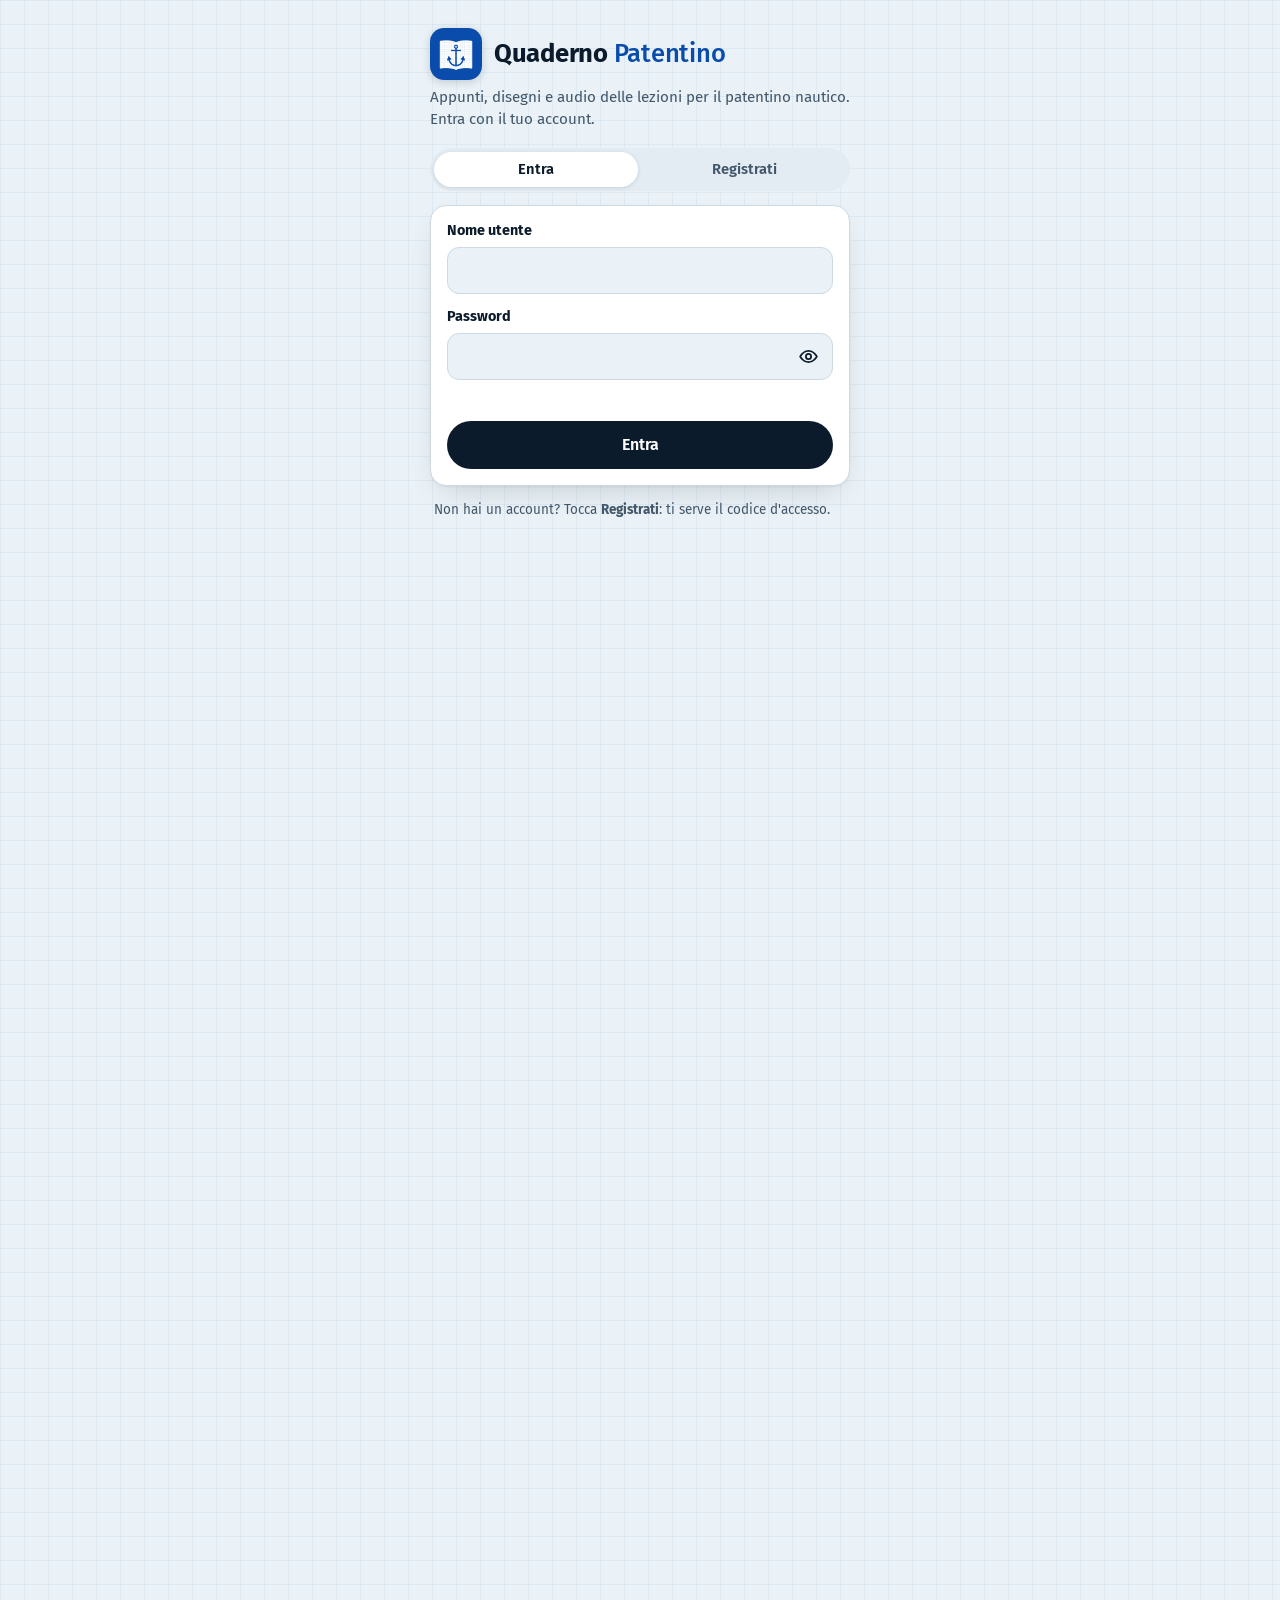
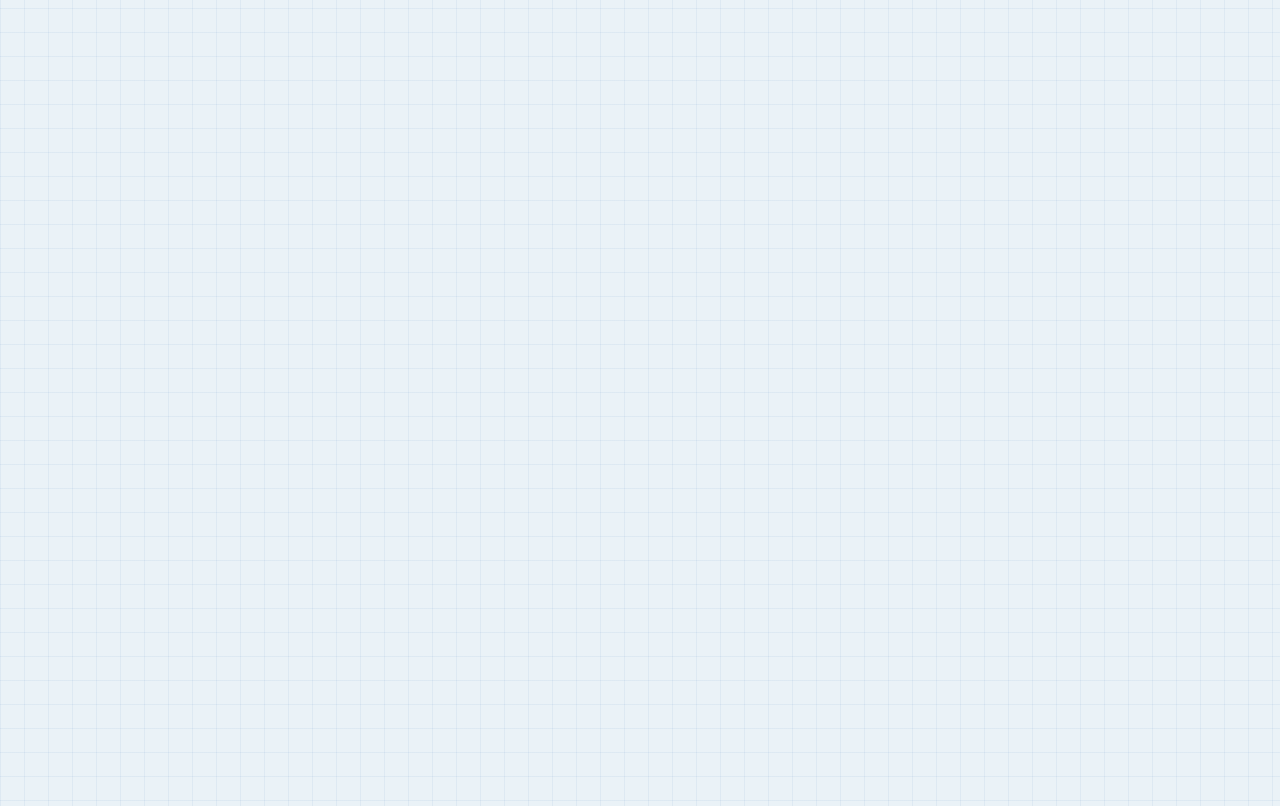
<file: carteggio/index.html>
<!doctype html>
<html lang="it" data-pagina="carteggio">
<head>
<meta charset="utf-8">
<meta name="viewport" content="width=device-width,initial-scale=1,viewport-fit=cover">
<title>Carteggio con carta 5D · Quaderno Patentino</title>
<meta name="theme-color" content="#f7f9fa" media="(prefers-color-scheme: light)">
<meta name="theme-color" content="#05080b" media="(prefers-color-scheme: dark)">
<link rel="manifest" href="../manifest.webmanifest">
<link rel="icon" href="../icons/icon-192.png" type="image/png">
<link rel="apple-touch-icon" href="../icons/apple-touch-icon.png">
<link rel="stylesheet" href="../fonts/fonts.css">
<script>
/* senza account si torna alla schermata d'accesso del Quaderno (dalla 1.1) */
try { if (!localStorage.getItem('qp-sessione')) location.replace('../'); } catch (e) { location.replace('../'); }
/* stesso tema (chiaro/scuro) scelto nel Quaderno */
try { var t = localStorage.getItem('qp-theme'); if (t === 'light' || t === 'dark') document.documentElement.dataset.theme = t; } catch (e) {}
</script>
<style>:root{color-scheme:light;box-sizing:border-box;padding-top:env(safe-area-inset-top,0px);padding-bottom:env(safe-area-inset-bottom,0px)}html{scroll-padding-top:env(safe-area-inset-top,0px)}body{margin:0;padding:0;font:14px -apple-system,BlinkMacSystemFont,sans-serif;background:#fff;color:#000}img{max-width:100%}[hidden]:not([hidden=until-found i]){display:none!important}</style>
</head>
<body>
<style id="qp-torna-css">
.qp-torna{position:relative;z-index:2;display:flex;align-items:center;gap:10px;padding:8px max(14px,env(safe-area-inset-right,0px)) 8px max(14px,env(safe-area-inset-left,0px));
  background:rgba(234,242,247,.92);-webkit-backdrop-filter:blur(12px);backdrop-filter:blur(12px);border-bottom:1px solid #cdd9e3;font:600 15px/1.2 "Fira Sans","Segoe UI",Roboto,Arial,sans-serif}
.qp-torna a{flex:none;white-space:nowrap;box-sizing:border-box;font:inherit;display:inline-flex;align-items:center;gap:7px;min-height:36px;padding:0 12px 0 8px;border-radius:999px;border:1.5px solid #cdd9e3;background:#fff;color:#0c1b2b;text-decoration:none}
.qp-torna a:focus-visible{outline:2px solid #0a4cab;outline-offset:2px}
.qp-torna svg{width:18px;height:18px;fill:none;stroke:currentColor;stroke-width:2.2;stroke-linecap:round;stroke-linejoin:round}
.qp-torna span{color:#43576a;font-weight:500;font-size:13px;white-space:nowrap;overflow:hidden;text-overflow:ellipsis;min-width:0}
@media (prefers-color-scheme: dark){:root:not([data-theme="light"]) .qp-torna{background:rgba(6,17,27,.9);border-bottom-color:#24394c}
  :root:not([data-theme="light"]) .qp-torna a{background:#0c1a27;border-color:#24394c;color:#eef4f9}:root:not([data-theme="light"]) .qp-torna span{color:#a8bccc}}
:root[data-theme="dark"] .qp-torna{background:rgba(6,17,27,.9);border-bottom-color:#24394c}
:root[data-theme="dark"] .qp-torna a{background:#0c1a27;border-color:#24394c;color:#eef4f9}
:root[data-theme="dark"] .qp-torna span{color:#a8bccc}
</style>
<nav class="qp-torna" aria-label="Quaderno Patentino"><a href="../"><svg viewBox="0 0 24 24" aria-hidden="true"><path d="M14.5 5.5 8 12l6.5 6.5"/></svg>Quaderno Patentino</a><span>Carteggio con carta 5D</span></nav>

<link rel="stylesheet" href="../fonts/esercizi.css">
<style>
/* Layout: chart-table app. Header strip, vertical tool rail | chart canvas | instrument panel; stacks on narrow screens */
:root{
  --bg:#E4EAEC; --panel:#FFFFFF; --paper:#FFFFFF; --ink:#17222B; --muted:#55646E; --line:#C7D1D6; --soft:#EEF2F4;
  --accent:#A3176C; --on-accent:#FFFFFF;
  --sea:#F6FAFB; --land:#EBDCA9; --coast:#2A2925; --off:#D7DEE1; --grid:#9FB4C0; --halo:#F6FAFB;
  --magenta:#B0177A; --seatext:#2D5B7A; --pencil:#363C43; --sol:#0A7470; --cur:#9A6A00;
  --p1:#1B54B5; --p2:#C24E00; --p3:#2E7D32; --p4:#6A3FB5; --p5:#B3261E; --p6:#00838F;
  --ok:#17703A; --ok-bg:#E5F3EA; --warn:#8A5300; --warn-bg:#FBF0DD; --bad:#A8241C; --bad-bg:#FBE7E5;
  --f-display:"Archivo Narrow","Arial Narrow","Roboto Condensed",system-ui,sans-serif;
  --f-body:"Archivo",system-ui,-apple-system,"Segoe UI",Roboto,sans-serif;
  --f-mono:"IBM Plex Mono",ui-monospace,SFMono-Regular,Menlo,Consolas,monospace;
  --f-serif:"Source Serif 4",Georgia,"Times New Roman",serif;
}
@media (prefers-color-scheme: dark){
  :root:not([data-theme="light"]){
    --bg:#090F14; --panel:#101920; --paper:#0E161D; --ink:#D6DFE6; --muted:#8D9BA6; --line:#25323C; --soft:#16212A;
    --accent:#E765B6; --on-accent:#1B0612;
    --sea:#0B1923; --land:#3A3322; --coast:#C8B583; --off:#05090D; --grid:#294150; --halo:#0B1923;
    --magenta:#F06CC0; --seatext:#7FB0D0; --pencil:#C3CBD2; --sol:#4FD1C5; --cur:#F2C14E;
    --p1:#77A7FF; --p2:#FF8F45; --p3:#6FCF73; --p4:#B79BFF; --p5:#FF7A70; --p6:#4DD6E3;
    --ok:#62CF86; --ok-bg:#112A1B; --warn:#F2B55A; --warn-bg:#2E2210; --bad:#FF8177; --bad-bg:#33130F;
    color-scheme:dark;
  }
}
:root[data-theme="dark"]{
  --bg:#090F14; --panel:#101920; --paper:#0E161D; --ink:#D6DFE6; --muted:#8D9BA6; --line:#25323C; --soft:#16212A;
  --accent:#E765B6; --on-accent:#1B0612;
  --sea:#0B1923; --land:#3A3322; --coast:#C8B583; --off:#05090D; --grid:#294150; --halo:#0B1923;
  --magenta:#F06CC0; --seatext:#7FB0D0; --pencil:#C3CBD2; --sol:#4FD1C5; --cur:#F2C14E;
  --p1:#77A7FF; --p2:#FF8F45; --p3:#6FCF73; --p4:#B79BFF; --p5:#FF7A70; --p6:#4DD6E3;
  --ok:#62CF86; --ok-bg:#112A1B; --warn:#F2B55A; --warn-bg:#2E2210; --bad:#FF8177; --bad-bg:#33130F;
  color-scheme:dark;
}
*{box-sizing:border-box}
[hidden]{display:none!important}
body{background:var(--bg);color:var(--ink);font:400 14.5px/1.5 var(--f-body);padding-inline:16px;padding-block:12px 20px;margin:0}
.app{max-width:1800px;margin:0 auto;display:flex;flex-direction:column;gap:10px}
.bar{display:flex;flex-wrap:wrap;align-items:flex-end;gap:8px 20px;border-bottom:2px solid var(--ink);padding-bottom:8px}
.brand{flex:1 1 320px;min-width:0}
.eyebrow{margin:0;font:600 11.5px var(--f-display);letter-spacing:.12em;text-transform:uppercase;color:var(--accent)}
h1{margin:0;font:700 clamp(24px,3vw,34px)/1.05 var(--f-display);letter-spacing:-.01em;text-wrap:balance}
.readout{font:500 14px var(--f-mono);font-variant-numeric:tabular-nums;color:var(--ink);background:var(--panel);border:1px solid var(--line);border-radius:7px;padding:6px 10px;white-space:nowrap}
.zoom{display:flex;gap:4px}
.btn{display:inline-flex;align-items:center;justify-content:center;gap:6px;font:600 13.5px/1 var(--f-display);letter-spacing:.02em;padding:8px 11px;border:1px solid var(--line);border-radius:7px;background:var(--panel);color:var(--ink);cursor:pointer}
.btn:hover{border-color:var(--muted)}
.btn.primary{background:var(--accent);border-color:var(--accent);color:var(--on-accent)}
.btn.danger{color:var(--bad)}
.btn:disabled{opacity:.4;cursor:default}
.btn:focus-visible,input:focus-visible,select:focus-visible,.tool:focus-visible,.tab:focus-visible{outline:2px solid var(--accent);outline-offset:2px}
.work{display:grid;gap:10px;grid-template-columns:78px minmax(0,1fr) 370px;height:calc(100vh - 118px);min-height:600px}
.tools{display:flex;flex-direction:column;gap:4px;min-width:0;overflow:auto}
.tool{display:flex;flex-direction:column;align-items:center;gap:3px;padding:7px 2px 6px;border:1px solid var(--line);border-radius:8px;background:var(--panel);color:var(--ink);font:600 11.5px/1.1 var(--f-display);letter-spacing:.02em;cursor:pointer}
.tool svg{width:20px;height:20px}
.tool[aria-pressed="true"]{background:var(--ink);color:var(--panel);border-color:var(--ink)}
.tools hr{width:100%;border:0;border-top:1px solid var(--line);margin:4px 0}
#clrRail{color:var(--bad)}
#clrRail.arm{background:var(--bad);color:var(--panel);border-color:var(--bad)}
.chartwrap{position:relative;min-width:0;min-height:0;border:1px solid var(--line);border-radius:8px;overflow:hidden;background:var(--off)}
#chart{display:block;touch-action:none;user-select:none;-webkit-user-select:none}
.chartwrap[data-tool="select"] #chart{cursor:default}
.chartwrap[data-tool="pan"] #chart{cursor:grab}
.chartwrap:not([data-tool="select"]):not([data-tool="pan"]) #chart{cursor:crosshair}
.hint{position:absolute;left:22px;bottom:22px;max-width:min(560px,calc(100% - 44px));background:var(--panel);color:var(--ink);border:1px solid var(--line);border-radius:7px;padding:6px 10px;font-size:13px;pointer-events:none;opacity:.94}
.float{position:absolute;left:22px;bottom:22px;max-width:calc(100% - 44px);display:flex;flex-wrap:wrap;align-items:center;gap:8px 10px;background:var(--panel);border:1px solid var(--accent);border-radius:8px;padding:8px 10px;font-size:13.5px}
.float strong{font:700 14px var(--f-display);color:var(--accent)}
.float .in input{width:72px}
.side{min-width:0;min-height:0;display:flex;flex-direction:column;background:var(--panel);border:1px solid var(--line);border-radius:10px;overflow:hidden}
.tabs{display:grid;grid-template-columns:repeat(4,1fr);border-bottom:1px solid var(--line)}
.tab{border:0;background:transparent;color:var(--muted);font:600 13.5px var(--f-display);letter-spacing:.03em;padding:10px 4px;cursor:pointer;border-bottom:2px solid transparent}
.tab[aria-selected="true"]{color:var(--ink);border-bottom-color:var(--accent)}
.tabp{overflow:auto;padding:12px 14px 18px;display:flex;flex-direction:column;gap:14px;min-height:0;flex:1}
.block{display:flex;flex-direction:column;gap:8px;min-width:0}
.block+.block{border-top:1px solid var(--line);padding-top:12px}
h3{margin:0;font:700 15.5px var(--f-display);letter-spacing:.01em}
h3 small{font:500 12px var(--f-body);color:var(--muted);margin-left:6px}
.grid2{display:grid;grid-template-columns:1fr 1fr;gap:8px}
.grid3{display:grid;grid-template-columns:1fr 1fr 1fr;gap:8px}
.fxg{grid-template-columns:1.5fr 1fr .9fr}
.f{display:flex;flex-direction:column;gap:3px;min-width:0}
.f>label,.f>span.l{font-size:12px;color:var(--muted)}
.in{display:flex;align-items:center;border:1px solid var(--line);border-radius:6px;background:var(--paper);min-width:0}
.in:focus-within{border-color:var(--accent)}
.in input{flex:1;min-width:0;width:100%;border:0;background:transparent;color:var(--ink);font:500 14px var(--f-mono);font-variant-numeric:tabular-nums;padding:6px 7px}
.in input:focus-visible{outline:none}
.in span{padding-right:8px;color:var(--muted);font:400 12.5px var(--f-mono)}
.in:has(input:disabled){opacity:.45}
select{font:500 13.5px var(--f-body);color:var(--ink);background:var(--paper);border:1px solid var(--line);border-radius:6px;padding:6px 6px;min-width:0;width:100%}
.switch{display:flex;align-items:center;gap:8px;font-size:13.5px;cursor:pointer}
.switch input{width:17px;height:17px;accent-color:var(--accent);margin:0}
.row{display:flex;flex-wrap:wrap;gap:6px;align-items:center}
.note{margin:0;font-size:12.5px;color:var(--muted)}
.err{margin:0;font-size:12.5px;color:var(--bad)}
.pitem{border:1px solid var(--line);border-radius:8px;padding:8px 9px;display:flex;flex-direction:column;gap:6px}
.pitem.sel{border-color:var(--accent)}
.phead{display:flex;align-items:center;gap:6px}
.phead i{width:12px;height:12px;border-radius:50%;border:3px solid var(--c);flex:none}
.phead .pship{flex:1.3;font:italic 500 13px var(--f-body);color:var(--muted)}
.phead input{flex:1;min-width:0;font:700 14px var(--f-display);color:var(--ink);background:transparent;border:1px solid transparent;border-radius:5px;padding:2px 4px}
.phead input:hover,.phead input:focus{border-color:var(--line)}
.phead .btn{padding:5px 8px;font-size:12px}
.pcoord{margin:0;font:400 12.5px var(--f-mono);color:var(--muted)}
.pmove{display:grid;grid-template-columns:1.4fr 1fr 1fr;gap:6px}
.verdict{margin:0;padding:8px 10px;border-radius:8px;font-size:13.5px;border:1px solid}
.verdict[data-s="ok"]{color:var(--ok);background:var(--ok-bg);border-color:var(--ok)}
.verdict[data-s="warn"]{color:var(--warn);background:var(--warn-bg);border-color:var(--warn)}
.verdict[data-s="bad"]{color:var(--bad);background:var(--bad-bg);border-color:var(--bad)}
.stepcap h4{margin:0 0 3px;font:700 15.5px/1.2 var(--f-display)}
.stepcap p{margin:0;font-size:13.5px}
.count{font:500 12px var(--f-mono);color:var(--muted);margin-left:auto}
.res{display:grid;grid-template-columns:auto 1fr;gap:4px 12px;margin:0;font-size:13.5px;background:var(--soft);border-radius:7px;padding:8px 10px}
.res dt{color:var(--muted)}
.res dd{margin:0;font:500 13.5px var(--f-mono);font-variant-numeric:tabular-nums;text-align:right}
.llist{display:flex;flex-direction:column}
.litem{display:grid;grid-template-columns:1fr auto;gap:2px 10px;padding:7px 4px;border-bottom:1px solid var(--line);background:transparent;border-left:0;border-right:0;border-top:0;text-align:left;color:var(--ink);cursor:pointer;font:inherit}
.litem:hover{background:var(--soft)}
.litem b{font:600 14px var(--f-display)}
.litem span{font:400 12px var(--f-mono);color:var(--muted)}
.litem em{font:500 12px var(--f-mono);font-style:normal;color:var(--magenta)}
.credits{margin:0;font-size:12px;color:var(--muted)}
.ver{display:inline-block;vertical-align:middle;font:600 12.5px/1.2 var(--f-mono);letter-spacing:0;color:var(--muted);border:1px solid var(--line);border-radius:999px;padding:3px 9px;margin-left:6px;position:relative;top:-4px;cursor:pointer;background:var(--panel);white-space:nowrap}
.ver:hover{color:var(--ink);border-color:var(--muted)}
.newver{display:flex;gap:10px;align-items:flex-start;background:var(--ok-bg);border:1px solid var(--ok);color:var(--ink);border-radius:8px;padding:8px 10px;font-size:13.5px}
.newver strong{color:var(--ok)}
.exq input{font:500 14.5px var(--f-body);padding:8px 9px}
.exhits{display:flex;flex-direction:column;border:1px solid var(--line);border-radius:8px;overflow:hidden;max-height:340px;overflow-y:auto}
.exhit{display:grid;grid-template-columns:auto 1fr;gap:1px 10px;text-align:left;padding:8px 10px;border:0;border-bottom:1px solid var(--line);background:var(--paper);color:var(--ink);cursor:pointer;font:inherit}
.exhit:last-child{border-bottom:0}
.exhit:hover,.exhit:focus-visible,.exhit.on{background:var(--soft);outline:none}
.exhit b{font:600 13.5px var(--f-mono);font-variant-numeric:tabular-nums}
.exhit span{font:600 14px var(--f-display)}
.exhit small{grid-column:2;color:var(--muted);font-size:12px;line-height:1.3}
.exnone{margin:0;padding:8px 10px;font-size:13px;color:var(--muted)}
.btn.mini{padding:5px 8px;font-size:12.5px;align-self:flex-start;margin-top:3px}
.rfx{grid-column:1/-1;display:flex;flex-direction:column;gap:8px;border:1px solid var(--accent);border-radius:8px;padding:10px;background:var(--soft)}
.rfx h4{margin:0;font:700 14.5px/1.2 var(--f-display)}
.xbtn{border:0;background:transparent;color:var(--muted);font-size:20px;line-height:1;padding:2px 4px;cursor:pointer}
.seg{display:grid;grid-template-columns:repeat(6,1fr);gap:3px}
.cnrow{display:flex;flex-direction:column;gap:4px;border-top:1px dashed var(--line);padding-top:6px}
.cnrow>.l{font:600 12.5px var(--f-display);color:var(--muted)}
.pane{display:flex;flex-direction:column;gap:8px;min-width:0}
.segb{display:flex;flex-direction:column;align-items:center;gap:1px;font:600 12px/1.1 var(--f-display);letter-spacing:0;padding:6px 1px;white-space:nowrap;border:1px solid var(--line);border-radius:7px;background:var(--panel);color:var(--ink);cursor:pointer}
.segb b{font:700 15px/1 var(--f-display)}
.segb[aria-pressed="true"]{background:var(--ink);color:var(--panel);border-color:var(--ink)}
.segb:focus-visible{outline:2px solid var(--accent);outline-offset:2px}
.stepbar{position:absolute;top:22px;left:22px;right:22px;display:flex;align-items:flex-start;gap:8px;background:var(--panel);color:var(--ink);border:1px solid var(--line);border-left:3px solid var(--sol);border-radius:8px;padding:7px 8px 7px 10px;font-size:13px;line-height:1.4;max-height:38%;overflow:auto;box-shadow:0 2px 10px rgb(0 0 0 / .18)}
.stepbar .sbt{flex:1;min-width:0}
.stepbar .sbt strong{display:block;font:700 14px/1.2 var(--f-display);color:var(--sol);margin-bottom:2px}
.stepbar .sbb{display:flex;align-items:center;gap:4px;flex:none}
.stepbar .sbb .btn{padding:7px 10px;font-size:15px}
.stepbar .sbn{font:500 12px var(--f-mono);color:var(--muted);min-width:34px;text-align:center}
.stepbar .sbx{border:0;background:transparent;color:var(--muted);font-size:18px;line-height:1;padding:4px 2px 4px 6px;cursor:pointer}
@media (max-width:700px){.stepbar{font-size:12.5px;left:18px;right:18px}}
@media (max-width:1180px){
  .work{grid-template-columns:78px minmax(0,1fr);height:auto;min-height:0}
  .chartwrap{height:78vh;min-height:520px}
  .side{grid-column:1/-1}
  .tabp{overflow:visible}
}
@media (max-width:700px){
  .work{grid-template-columns:minmax(0,1fr)}
  .tools{flex-direction:row;flex-wrap:wrap}
  .tool{flex:1 1 64px}
  .tools hr{display:none}
  .chartwrap{height:70vh;min-height:420px}
  .side{grid-column:auto}
  .readout{order:3;width:100%}
}
@media (prefers-reduced-motion:no-preference){.btn,.tool,.tab{transition:background-color .15s,border-color .15s,color .15s}}
</style>
<style id="tema-quaderno">
/* Pagine Esercizi (Assetto e pescaggi, Carteggio): stessa veste grafica del Quaderno.
   Cambia solo colori, caratteri e forme: contenuti, calcoli e carta nautica restano identici. */

/* ---------- Assetto e pescaggi ---------- */
:root[data-pagina="assetto"]{
  --paper:#eaf2f7; --surface:#ffffff; --ink:#0c1b2b; --muted:#43576a; --line:#cdd9e3;
  --accent:#0a4cab; --accent-soft:#e3ecf3; --water:#d7e8f3; --water-line:#0a4cab; --hull:#0c1b2b;
  --sink:#b31d17; --rise:#14692a; --warn-bg:#fbe9e7; --qgrid:rgba(10,76,171,.055);
  --font-display:"Fira Sans","Segoe UI",Roboto,"Helvetica Neue",Arial,sans-serif;
  --font-body:"Fira Sans","Segoe UI",Roboto,"Helvetica Neue",Arial,sans-serif;
  --font-num:"Fira Mono",ui-monospace,"SF Mono",Menlo,Consolas,monospace;
}
@media (prefers-color-scheme: dark){:root[data-pagina="assetto"]:not([data-theme="light"]){
  --paper:#06111b; --surface:#0c1a27; --ink:#eef4f9; --muted:#a8bccc; --line:#24394c;
  --accent:#8fc2ff; --accent-soft:#132636; --water:#0b2134; --water-line:#8fc2ff; --hull:#c9d8e6;
  --sink:#ff8d84; --rise:#7fe391; --warn-bg:#2a1512; --qgrid:rgba(143,194,255,.05)}}
:root[data-pagina="assetto"][data-theme="dark"]{
  --paper:#06111b; --surface:#0c1a27; --ink:#eef4f9; --muted:#a8bccc; --line:#24394c;
  --accent:#8fc2ff; --accent-soft:#132636; --water:#0b2134; --water-line:#8fc2ff; --hull:#c9d8e6;
  --sink:#ff8d84; --rise:#7fe391; --warn-bg:#2a1512; --qgrid:rgba(143,194,255,.05)}

:root[data-pagina="assetto"] body{background-image:linear-gradient(var(--qgrid) 1px,transparent 1px),linear-gradient(90deg,var(--qgrid) 1px,transparent 1px);background-size:24px 24px}
:root[data-pagina="assetto"] .top{border-bottom:1px solid var(--line)}
:root[data-pagina="assetto"] .brand h1{letter-spacing:-.015em}
:root[data-pagina="assetto"] .ver{border:0;background:var(--accent-soft);color:var(--muted);border-radius:999px;padding:3px 8px;font:600 .72rem/1.2 var(--font-body)}
/* schede come le bolle del Quaderno */
:root[data-pagina="assetto"] .tabs{gap:6px;border-bottom:0;margin:16px 0 18px}
:root[data-pagina="assetto"] .tab{border:1px solid var(--line);border-radius:999px;background:var(--surface);color:var(--ink);letter-spacing:0;padding:9px 12px}
:root[data-pagina="assetto"] .tab:hover{border-color:color-mix(in srgb,var(--accent) 45%,var(--line))}
:root[data-pagina="assetto"] .tab[aria-selected="true"]{background:var(--ink);border-color:var(--ink);color:var(--surface)}
@media (max-width:719.98px){:root[data-pagina="assetto"] .tab{padding:9px 4px}}
/* riquadri e tasti */
:root[data-pagina="assetto"] .panel,:root[data-pagina="assetto"] .excard{border-radius:16px}
:root[data-pagina="assetto"] .kpi,:root[data-pagina="assetto"] .fig,:root[data-pagina="assetto"] .formule,:root[data-pagina="assetto"] .tablebox,:root[data-pagina="assetto"] .wrow,:root[data-pagina="assetto"] .exbanner{border-radius:12px}
:root[data-pagina="assetto"] .inbox,:root[data-pagina="assetto"] .seg,:root[data-pagina="assetto"] .eqs,:root[data-pagina="assetto"] .exres,:root[data-pagina="assetto"] .alert,:root[data-pagina="assetto"] .err{border-radius:10px}
:root[data-pagina="assetto"] .btn{border-radius:999px;padding-inline:16px}
:root[data-pagina="assetto"] .btn.go{background:var(--ink);border-color:var(--ink);color:var(--surface)}
:root[data-pagina="assetto"] .wdel{border-radius:10px}
/* etichette senza maiuscolo, come nel Quaderno */
:root[data-pagina="assetto"] legend,:root[data-pagina="assetto"] .summary h2,:root[data-pagina="assetto"] .eq .lab,:root[data-pagina="assetto"] .formule h3,:root[data-pagina="assetto"] .tag{text-transform:none;letter-spacing:0}
:root[data-pagina="assetto"] legend,:root[data-pagina="assetto"] .formule h3{font-size:.86rem;font-weight:700;color:var(--ink)}
:root[data-pagina="assetto"] .summary h2{font-size:1.02rem;font-weight:700;color:var(--ink)}
:root[data-pagina="assetto"] .eq .lab{font-size:.8rem}
:root[data-pagina="assetto"] .tag{font-size:.76rem}

/* ---------- Carteggio con carta 5D (la carta nautica resta com'è) ---------- */
:root[data-pagina="carteggio"]{
  --bg:#eaf2f7; --panel:#ffffff; --ink:#0c1b2b; --muted:#43576a; --line:#cdd9e3; --soft:#e3ecf3;
  --accent:#b0137c; --on-accent:#ffffff; --qgrid:rgba(10,76,171,.055);
  --f-display:"Fira Sans","Segoe UI",Roboto,"Helvetica Neue",Arial,sans-serif;
  --f-body:"Fira Sans","Segoe UI",Roboto,"Helvetica Neue",Arial,sans-serif;
  --f-mono:"Fira Mono",ui-monospace,SFMono-Regular,Menlo,Consolas,monospace;
}
@media (prefers-color-scheme: dark){:root[data-pagina="carteggio"]:not([data-theme="light"]){
  --bg:#06111b; --panel:#0c1a27; --ink:#eef4f9; --muted:#a8bccc; --line:#24394c; --soft:#132636;
  --accent:#ff7fcb; --on-accent:#1c0614; --qgrid:rgba(143,194,255,.05)}}
:root[data-pagina="carteggio"][data-theme="dark"]{
  --bg:#06111b; --panel:#0c1a27; --ink:#eef4f9; --muted:#a8bccc; --line:#24394c; --soft:#132636;
  --accent:#ff7fcb; --on-accent:#1c0614; --qgrid:rgba(143,194,255,.05)}

:root[data-pagina="carteggio"] body{background-image:linear-gradient(var(--qgrid) 1px,transparent 1px),linear-gradient(90deg,var(--qgrid) 1px,transparent 1px);background-size:24px 24px}
:root[data-pagina="carteggio"] .bar{border-bottom:1px solid var(--line)}
:root[data-pagina="carteggio"] .eyebrow{text-transform:none;letter-spacing:0;font:600 13px/1.3 var(--f-body);color:var(--muted)}
:root[data-pagina="carteggio"] h1{letter-spacing:-.015em}
:root[data-pagina="carteggio"] .ver{border:0;background:var(--soft);font:600 .72rem/1.2 var(--f-body)}
:root[data-pagina="carteggio"] .btn{border-radius:999px;letter-spacing:0}
:root[data-pagina="carteggio"] .tool,:root[data-pagina="carteggio"] .segb{border-radius:12px}
:root[data-pagina="carteggio"] .side{border-radius:16px}
:root[data-pagina="carteggio"] .chartwrap{border-radius:14px}
:root[data-pagina="carteggio"] .pitem,:root[data-pagina="carteggio"] .exhits,:root[data-pagina="carteggio"] .rfx,:root[data-pagina="carteggio"] .verdict,:root[data-pagina="carteggio"] .newver,:root[data-pagina="carteggio"] .res{border-radius:12px}
:root[data-pagina="carteggio"] .in,:root[data-pagina="carteggio"] select,:root[data-pagina="carteggio"] .readout{border-radius:10px}
:root[data-pagina="carteggio"] .hint,:root[data-pagina="carteggio"] .float,:root[data-pagina="carteggio"] .stepbar{border-radius:14px;box-shadow:0 8px 24px rgba(6,17,27,.16)}
:root[data-pagina="carteggio"] .tab{letter-spacing:0;font-size:14px}
</style>

<div class="app">
  <header class="bar">
    <div class="brand">
      <p class="eyebrow">Tavolo di carteggio · zona della carta 5D · proiezione di Mercatore</p>
      <h1>Carteggio con carta 5D <button class="ver" type="button" id="verBadge" title="Versione: tocca per le novità"></button></h1>
    </div>
    <div class="readout" id="readout" aria-live="off">φ ––°––,–' N · λ –––°––,–' E</div>
    <div class="zoom" role="group" aria-label="Zoom">
      <button class="btn" type="button" id="zOut" aria-label="Riduci">−</button>
      <button class="btn" type="button" id="zFit">Foglio intero</button>
      <button class="btn" type="button" id="zIn" aria-label="Ingrandisci">+</button>
    </div>
  </header>

  <div class="newver" id="newVer" hidden></div>
  <div class="work">
    <nav class="tools" role="toolbar" aria-label="Strumenti">
      <button class="tool" type="button" data-tool="select" aria-pressed="true"><svg viewBox="0 0 20 20" fill="none" stroke="currentColor" stroke-width="1.5" stroke-linejoin="round" aria-hidden="true"><path d="M4 2.5v13l3.6-3.3 2.4 5.3 2.2-1-2.4-5.2 4.9-.3z"/></svg>Seleziona</button>
      <button class="tool" type="button" data-tool="pan" aria-pressed="false"><svg viewBox="0 0 20 20" fill="none" stroke="currentColor" stroke-width="1.5" stroke-linecap="round" stroke-linejoin="round" aria-hidden="true"><path d="M7 10V4.5a1.3 1.3 0 0 1 2.6 0V9M9.6 8.5V3.2a1.3 1.3 0 0 1 2.6 0v5.5M12.2 8.7V4.6a1.3 1.3 0 0 1 2.6 0v7.2c0 3.3-2.2 5.7-5.3 5.7-2.4 0-3.7-1.2-5-3.5l-1.6-2.9a1.2 1.2 0 0 1 2-1.3L7 12"/></svg>Mano</button>
      <button class="tool" type="button" data-tool="point" aria-pressed="false"><svg viewBox="0 0 20 20" fill="none" stroke="currentColor" stroke-width="1.6" aria-hidden="true"><circle cx="10" cy="10" r="5.5"/><circle cx="10" cy="10" r="1.3" fill="currentColor"/></svg>Punto</button>
      <button class="tool" type="button" data-tool="ruler" aria-pressed="false"><svg viewBox="0 0 20 20" fill="none" stroke="currentColor" stroke-width="1.5" stroke-linejoin="round" aria-hidden="true"><path d="M2 14.5 14.5 2l3.5 3.5L5.5 18z"/><path d="M5.5 11l1.8 1.8M8 8.5l1.2 1.2M10.5 6l1.8 1.8"/></svg>Righello</button>
      <button class="tool" type="button" data-tool="parallel" aria-pressed="false"><svg viewBox="0 0 20 20" fill="none" stroke="currentColor" stroke-width="1.6" stroke-linecap="round" aria-hidden="true"><path d="M2.5 12.5 12.5 2.5M7.5 17.5l10-10"/></svg>Parallela</button>
      <button class="tool" type="button" data-tool="compass" aria-pressed="false"><svg viewBox="0 0 20 20" fill="none" stroke="currentColor" stroke-width="1.5" stroke-linecap="round" stroke-linejoin="round" aria-hidden="true"><circle cx="10" cy="3.3" r="1.5"/><path d="M9.3 4.7 4.5 18M10.7 4.7 15.5 18M6.3 13h7.4"/></svg>Compasso</button>
      <button class="tool" type="button" data-tool="measure" aria-pressed="false"><svg viewBox="0 0 20 20" fill="none" stroke="currentColor" stroke-width="1.5" stroke-linecap="round" aria-hidden="true"><path d="M10 2.5 5 17.5M10 2.5l5 15"/><path d="M3 18.5h3M14 18.5h3" stroke-dasharray="1 1.6"/></svg>Misura</button>
      <button class="tool" type="button" data-tool="bearing" aria-pressed="false"><svg viewBox="0 0 20 20" fill="none" stroke="currentColor" stroke-width="1.5" stroke-linecap="round" stroke-linejoin="round" aria-hidden="true"><path d="M4 16 15 5"/><path d="M15 2.5v5h-5" /><circle cx="4" cy="16" r="1.6"/></svg>Rilevam.</button>
      <button class="tool" type="button" data-tool="erase" aria-pressed="false"><svg viewBox="0 0 20 20" fill="none" stroke="currentColor" stroke-width="1.5" stroke-linejoin="round" aria-hidden="true"><path d="M8 17h9M3.5 12.5l7-7 5 5-5.5 5.5H8z"/><path d="M7 9l5 5"/></svg>Gomma</button>
      <hr>
      <button class="tool" type="button" id="undo"><svg viewBox="0 0 20 20" fill="none" stroke="currentColor" stroke-width="1.6" stroke-linecap="round" stroke-linejoin="round" aria-hidden="true"><path d="M6 8H13a4 4 0 0 1 0 8H8"/><path d="M8.5 5 5.5 8l3 3"/></svg>Annulla</button>
      <button class="tool" type="button" id="clrRail" title="Cancella punti e tratti"><svg viewBox="0 0 20 20" fill="none" stroke="currentColor" stroke-width="1.5" stroke-linecap="round" stroke-linejoin="round" aria-hidden="true"><path d="M3.5 5.5h13M8 5.5V3.8h4v1.7M5.2 5.5l.9 11h7.8l.9-11M8.3 8.5v5.5M11.7 8.5v5.5"/></svg><span id="clrRailT">Cancella tutto</span></button>
    </nav>

    <div class="chartwrap" id="wrap" data-tool="select">
      <canvas id="chart" aria-label="Carta nautica di Mercatore dell'Arcipelago Toscano"></canvas>
      <p class="hint" id="hint"></p>
      <div class="float" id="float" hidden></div>
      <div class="stepbar" id="stepbar" hidden aria-live="polite">
        <div class="sbt" id="sbT"></div>
        <div class="sbb"><button class="btn" type="button" id="sbPrev" aria-label="Passo precedente">‹</button><span class="sbn" id="sbN"></span><button class="btn" type="button" id="sbNext" aria-label="Passo successivo">›</button><button class="sbx" type="button" id="sbX" aria-label="Chiudi la didascalia">×</button></div>
      </div>
    </div>

    <aside class="side">
      <div class="tabs" role="tablist" aria-label="Pannelli">
        <button class="tab" type="button" role="tab" data-tab="punti" aria-selected="true">Punti</button>
        <button class="tab" type="button" role="tab" data-tab="problemi" aria-selected="false">Problemi</button>
        <button class="tab" type="button" role="tab" data-tab="fari" aria-selected="false">Fari</button>
        <button class="tab" type="button" role="tab" data-tab="opzioni" aria-selected="false">Opzioni</button>
      </div>

      <section class="tabp" id="tab-punti" role="tabpanel">
        <div class="block">
          <h3>Corrente nella zona</h3>
          <label class="switch"><input type="checkbox" id="curOn">Applica la corrente</label>
          <div class="grid2">
            <div class="f"><label for="curDc">Dc (direzione)</label><div class="in"><input id="curDc" inputmode="decimal" autocomplete="off"><span>°</span></div></div>
            <div class="f"><label for="curVc">Vc (velocità)</label><div class="in"><input id="curVc" inputmode="decimal" autocomplete="off"><span>kn</span></div></div>
          </div>
          <p class="note">Vale per i punti in modalità Pv · Vp e per i problemi con corrente.</p>
        </div>
        <div class="block">
          <h3>Nuovo punto da coordinate</h3>
          <div class="grid2">
            <div class="f"><label for="newLat">Latitudine φ</label><div class="in"><input id="newLat" autocomplete="off" placeholder="42 35,2"><span>N</span></div></div>
            <div class="f"><label for="newLon">Longitudine λ</label><div class="in"><input id="newLon" autocomplete="off" placeholder="010 23,4"><span>E</span></div></div>
          </div>
          <div class="row"><button class="btn" type="button" id="addCoord">Aggiungi punto</button><span class="note">oppure usa lo strumento Punto sulla carta</span></div>
          <p class="err" id="coordErr" hidden></p>
        </div>
        <div class="block">
          <h3>Punti sulla carta <small id="pcount"></small></h3>
          <div id="plist" class="block" style="gap:8px"></div>
        </div>
      </section>

      <section class="tabp" id="tab-problemi" role="tabpanel" hidden>
        <div class="block" id="exBlock">
          <h3>Esercizi ministeriali <small>carta 5D, con soluzione</small></h3>
          <div class="in exq"><input id="exQ" type="search" enterkeyhint="go" autocomplete="off" placeholder="Cerca: 5.4.1-5 · 5415 · Regina · intercetto · Lividonia" aria-label="Cerca un esercizio"></div>
          <div id="exHits" class="exhits" hidden></div>
          <div class="row" style="flex-wrap:nowrap"><select id="exSel" style="flex:1" aria-label="Esercizio"></select><button class="btn primary" type="button" id="exGo">Carica</button></div>
          <div id="exBox" class="pane" hidden></div>
          <p class="note">Carica i dati nel carteggio e confronta il risultato con la soluzione ufficiale. I punti sulla carta vengono sostituiti: con Annulla li ritrovi.</p>
          <details class="note"><summary>Esercizi del PDF non inseriti (non applicabili a questa carta)</summary><ul id="exOut" style="margin:6px 0 0;padding-left:18px"></ul></details>
        </div>
        <div class="block" id="cpBlock">
          <h3>Problemi</h3>
          <div class="seg" role="group" aria-label="Quale problema">
            <button type="button" class="segb" data-cp="1" aria-pressed="true"><b>1°</b>Rv · Ve</button>
            <button type="button" class="segb" data-cp="2" aria-pressed="false"><b>2°</b>Pv · Ve</button>
            <button type="button" class="segb" data-cp="4" aria-pressed="false"><b>3°</b>Pv · Vp</button>
            <button type="button" class="segb" data-cp="3" aria-pressed="false"><b>4°</b>Dc · Vc</button>
            <button type="button" class="segb" data-cp="5" aria-pressed="false"><b>Int.</b>Rv · t</button>
            <button type="button" class="segb" data-cp="6" aria-pressed="false"><b>Cost.</b>Pn</button>
          </div>
          <div class="pane" id="cpPane">
          <p class="note" id="cpDesc"></p>
          <div class="grid2">
            <div class="f"><label for="cpO">Punto di partenza</label><select id="cpO" class="psel"></select><button class="btn mini" type="button" data-rfx="cpO">⌖ Da due rilevamenti</button></div>
            <div class="f"><label for="cpT">Ora di partenza</label><div class="in"><input id="cpT" type="time" value="10:00"></div></div>
          </div>
          <div class="f" data-cps="2 3 4"><label for="cpSrc" id="cpSrcL">Rotta</label><select id="cpSrc"></select></div>
          <div class="grid2">
            <div class="f" data-cps="1 3"><label for="cpPv">Pv (prora vera)</label><div class="in"><input id="cpPv" inputmode="decimal" value="045"><span>°</span></div></div>
            <div class="f" data-cps="1 2 3"><label for="cpVp">Vp (propulsiva)</label><div class="in"><input id="cpVp" inputmode="decimal" value="8"><span>kn</span></div></div>
            <div class="f" data-cps="2m 3m 4m"><label for="cpRv">Rv (rotta vera)</label><div class="in"><input id="cpRv" inputmode="decimal" value="090"><span>°</span></div></div>
            <div class="f" data-cps="3m 4m"><label for="cpVe">Ve (effettiva)</label><div class="in"><input id="cpVe" inputmode="decimal" value="7"><span>kn</span></div></div>
            <div class="f" data-cps="2p 3p 4p"><label for="cpD" id="cpDL">Punto di arrivo</label><select id="cpD" class="psel"></select><button class="btn mini" type="button" data-rfx="cpD">⌖ Da due rilevamenti</button></div>
            <div class="f" data-cps="4p"><label for="cpArr">Ora di arrivo voluta</label><div class="in"><input id="cpArr" type="time" value="12:00"></div></div>
            <div class="f" data-cps="1 2m 3 4m"><label for="cpDur" id="cpDurL">Tempo di navigazione</label><div class="in"><input id="cpDur" autocomplete="off" value="1:00"><span>h:mm</span></div></div>
            <div class="f" data-cps="1 2 4"><label for="cpDc">Dc (direzione corrente)</label><div class="in"><input id="cpDc" inputmode="decimal" value="180"><span>°</span></div></div>
            <div class="f" data-cps="1 2 4"><label for="cpVc">Vc (velocità corrente)</label><div class="in"><input id="cpVc" inputmode="decimal" value="2"><span>kn</span></div></div>
            <div class="f" data-cps="1 2"><label for="cpRO">Fino al rilevamento di (facoltativo)</label><select id="cpRO"></select></div>
            <div class="f" data-cps="1 2"><label for="cpRK">Quando</label><select id="cpRK"><option value="z">Rilv uguale a…</option><option value="d">Al traverso a dritta</option><option value="s">Al traverso a sinistra</option></select></div>
            <div class="f" data-cps="1 2" id="cpRZf"><label for="cpRZ">Rilv d’arrivo</label><div class="in"><input id="cpRZ" inputmode="decimal" placeholder="000"><span>°</span></div></div>
          </div>
          <p class="note" data-cps="1 2 4">La corrente qui è solo per questo problema; parte uguale a quella della zona.</p>
          <div class="row">
            <button class="btn primary" type="button" id="cpGo">Mostra la costruzione</button>
            <button class="btn" type="button" id="cpHide">Nascondi</button>
          </div>
          <p class="err" id="cpErr" hidden></p>
          <div id="cpBox" hidden class="block" style="gap:8px">
            <div class="row"><button class="btn" type="button" id="cpPrev">Indietro</button><button class="btn" type="button" id="cpNext">Passo successivo</button><button class="btn" type="button" id="cpAll">Tutta</button><span class="count" id="cpCount"></span></div>
            <div class="stepcap" id="cpCap"></div>
            <div class="row" style="align-items:flex-end">
              <div class="f" style="width:96px"><label for="cpAns" id="cpAnsL">La tua Rv</label><div class="in"><input id="cpAns" inputmode="decimal" placeholder="000"><span>°</span></div></div>
              <div class="f" style="width:96px"><label for="cpAnsV" id="cpAnsVL">La tua Ve</label><div class="in"><input id="cpAnsV" inputmode="decimal" placeholder="0,0"><span>kn</span></div></div>
              <button class="btn" type="button" id="cpCheck">Verifica</button>
            </div>
            <p class="err" id="cpAErr" hidden></p>
            <p class="verdict" id="cpVer" hidden></p>
            <dl class="res" id="cpRes" hidden></dl>
            <div class="row" id="cpUseRow" hidden><button class="btn" type="button" id="cpUse">Usa come corrente della zona</button></div>
          </div>
          </div>
          <div class="pane" id="icPane" hidden>
          <p class="note">Intercetto (rotta di soccorso). Incognite Rv e tempo: la nave che parte deve raggiungere una nave in moto. Trovi anche l’ora e il punto d’intercetto I.</p>
          <div class="rfx" id="rfx" hidden>
            <div class="row" style="justify-content:space-between;flex-wrap:nowrap"><h4 id="rfxT">Punto da due rilevamenti</h4><button class="xbtn" type="button" id="rfClose" aria-label="Chiudi">×</button></div>
            <div class="f"><label for="rfMode">Come lo trovi</label><select id="rfMode"><option value="2">Due rilevamenti contemporanei</option><option value="d">Rilevamento e distanza da un oggetto</option></select></div>
            <div class="grid2">
              <div class="f"><label for="rf1" id="rf1L">Primo oggetto</label><select id="rf1" class="osel"></select></div>
              <div class="f"><label for="rfZ1" class="rzl">Rlv</label><div class="in"><input id="rfZ1" inputmode="decimal" placeholder="000"><span>°</span></div></div>
              <div class="f rf2f"><label for="rf2">Secondo oggetto</label><select id="rf2" class="osel"></select></div>
              <div class="f rf2f"><label for="rfZ2" class="rzl">Rlv</label><div class="in"><input id="rfZ2" inputmode="decimal" placeholder="000"><span>°</span></div></div>
              <div class="f" id="rfDstF" hidden><label for="rfDst">Distanza dall'oggetto</label><div class="in"><input id="rfDst" inputmode="decimal" placeholder="0,0"><span>M</span></div></div>
            </div>
            <label class="switch"><input type="checkbox" id="rfBus">Rilevamenti alla bussola (Rlb)</label>
            <div class="grid2" id="rfCorr" hidden>
              <div class="f"><label for="rfDev">Deviazione δ</label><div class="in"><input id="rfDev" inputmode="decimal" value="0"><span>°</span></div></div>
              <div class="f"><label for="rfDec">Declinazione d</label><div class="in"><input id="rfDec" inputmode="decimal"><span>°</span></div></div>
            </div>
            <div class="grid2">
              <div class="f"><label for="rfN">Nome del punto</label><div class="in"><input id="rfN" autocomplete="off" maxlength="12"></div></div>
              <div class="f"><label for="rfH">Ora del punto</label><div class="in"><input id="rfH" type="time"></div></div>
            </div>
            <p class="note" id="rfxNote"></p>
            <div class="row"><button class="btn primary" type="button" id="rfGo">Trova il punto</button></div>
            <p class="err" id="rfErr" hidden></p>
            <dl class="res" id="rfRes" hidden></dl>
          </div>
          <div class="row"><button class="btn" type="button" id="icDemo">Carica l'esercizio: A soccorre B</button></div>
          <p class="note">A 42°38,0' N 010°26,0' E a 10 kn · B 42°29,8' N 010°37,5' E, Rv 090° a 4 kn.</p>
          <div class="grid2">
            <div class="f"><label for="icA">Nave che parte</label><select id="icA" class="psel"></select><button class="btn mini" type="button" data-rfx="icA">⌖ Da due rilevamenti</button></div>
            <div class="f"><label for="icB">Nave da raggiungere</label><select id="icB" class="psel"></select><button class="btn mini" type="button" data-rfx="icB">⌖ Da due rilevamenti</button></div>
          </div>
          <p class="note" id="icBmove"></p>
          <div class="grid2">
            <div class="f"><label for="icS" id="icSl">Ve della nave che parte</label><div class="in"><input id="icS" inputmode="decimal" value="8"><span>kn</span></div></div>
            <div class="f"><label for="icT">Ora di partenza</label><div class="in"><input id="icT" type="time" value="10:00"></div></div>
          </div>
          <label class="switch"><input type="checkbox" id="icVp">La velocità è propulsiva (Vp): applica la corrente</label>
          <div class="row">
            <button class="btn primary" type="button" id="icGo">Mostra la costruzione</button>
            <button class="btn" type="button" id="icHide">Nascondi</button>
          </div>
          <div id="icBox" hidden class="block" style="gap:8px">
            <div class="row"><button class="btn" type="button" id="icPrev">Indietro</button><button class="btn" type="button" id="icNext">Passo successivo</button><button class="btn" type="button" id="icAll">Tutta</button><span class="count" id="icCount"></span></div>
            <div class="stepcap" id="icCap"></div>
            <div class="row" style="align-items:flex-end">
              <div class="f" style="width:110px"><label for="icAns" id="icAnsL">La tua Rv</label><div class="in"><input id="icAns" inputmode="decimal" placeholder="000"><span>°</span></div></div>
              <button class="btn" type="button" id="icCheck">Verifica</button>
            </div>
            <p class="err" id="icErr" hidden></p>
            <p class="verdict" id="icVer" hidden></p>
            <dl class="res" id="icRes" hidden></dl>
          </div>
          </div>
          <div class="pane" id="cnPane" hidden>
            <p class="note">Punto nave costiero con rilevamenti successivi: trasporti la prima retta lungo la rotta per il cammino fatto e la incroci con la seconda (o con la terza). Con ore uguali è un punto con rilevamenti contemporanei. Con la distanza ti basta un solo rilevamento.</p>
            <div class="grid2">
              <div class="f"><label for="cnC">Rotta / prora</label><div class="in"><input id="cnC" inputmode="decimal" value="090"><span>°</span></div></div>
              <div class="f"><label for="cnCt">È una</label><select id="cnCt"><option value="v">Rv / Pv vera</option><option value="b">Pb (bussola)</option></select></div>
              <div class="f"><label for="cnV">Velocità (Vp = Ve)</label><div class="in"><input id="cnV" inputmode="decimal" value="6"><span>kn</span></div></div>
              <div class="f"><label for="cnVar">Variazione V = d + δ</label><div class="in"><input id="cnVar" inputmode="decimal" value="0"><span>°</span></div></div>
            </div>
            <div class="cnrow"><span class="l">1° rilevamento</span>
              <div class="grid2">
                <div class="f"><label for="cnO1">Oggetto</label><select id="cnO1" class="osel"></select></div>
                <div class="f"><label for="cnK1">Tipo</label><select id="cnK1"><option value="v">Rilv (vero)</option><option value="b">Rilb (bussola)</option><option value="r">ρ polare (+ dritta, − sinistra)</option></select></div>
                <div class="f"><label for="cnT1">Ora</label><div class="in"><input id="cnT1" type="time" value="10:00"></div></div>
                <div class="f"><label for="cnZ1">Valore</label><div class="in"><input id="cnZ1" inputmode="decimal" placeholder="000"><span>°</span></div></div>
                <div class="f"><label for="cnD1">Distanza (facoltativa)</label><div class="in"><input id="cnD1" inputmode="decimal" placeholder="—"><span>M</span></div></div>
              </div>
            </div>
            <div class="cnrow"><span class="l">2° rilevamento</span>
              <div class="grid2">
                <div class="f"><label for="cnO2">Oggetto</label><select id="cnO2" class="osel"></select></div>
                <div class="f"><label for="cnK2">Tipo</label><select id="cnK2"><option value="v">Rilv (vero)</option><option value="b">Rilb (bussola)</option><option value="r">ρ polare (+ dritta, − sinistra)</option></select></div>
                <div class="f"><label for="cnT2">Ora</label><div class="in"><input id="cnT2" type="time" value="10:30"></div></div>
                <div class="f"><label for="cnZ2">Valore</label><div class="in"><input id="cnZ2" inputmode="decimal" placeholder="000"><span>°</span></div></div>
                <div class="f"><label for="cnD2">Distanza (facoltativa)</label><div class="in"><input id="cnD2" inputmode="decimal" placeholder="—"><span>M</span></div></div>
              </div>
            </div>
            <div class="cnrow"><span class="l">3° rilevamento (facoltativo)</span>
              <div class="grid2">
                <div class="f"><label for="cnO3">Oggetto</label><select id="cnO3" class="osel"></select></div>
                <div class="f"><label for="cnK3">Tipo</label><select id="cnK3"><option value="v">Rilv (vero)</option><option value="b">Rilb (bussola)</option><option value="r">ρ polare (+ dritta, − sinistra)</option></select></div>
                <div class="f"><label for="cnT3">Ora</label><div class="in"><input id="cnT3" type="time" value=""></div></div>
                <div class="f"><label for="cnZ3">Valore</label><div class="in"><input id="cnZ3" inputmode="decimal" placeholder="000"><span>°</span></div></div>
                <div class="f"><label for="cnD3">Distanza (facoltativa)</label><div class="in"><input id="cnD3" inputmode="decimal" placeholder="—"><span>M</span></div></div>
              </div>
            </div>
            <div class="grid2"><div class="f"><label for="cnN">Nome del punto nave</label><div class="in"><input id="cnN" autocomplete="off" maxlength="12" placeholder="Pn"></div></div></div>
            <div class="row"><button class="btn primary" type="button" id="cnGo">Mostra la costruzione</button><button class="btn" type="button" id="cnHide">Nascondi</button></div>
            <p class="err" id="cnErr" hidden></p>
            <div id="cnBox" hidden class="block" style="gap:8px">
              <div class="row"><button class="btn" type="button" id="cnPrev">Indietro</button><button class="btn" type="button" id="cnNext">Passo successivo</button><button class="btn" type="button" id="cnAll">Tutta</button><span class="count" id="cnCount"></span></div>
              <div class="stepcap" id="cnCap"></div>
              <dl class="res" id="cnRes" hidden></dl>
              <div class="row" id="cnAddRow" hidden><button class="btn" type="button" id="cnAdd">Metti il punto nave sulla carta</button></div>
            </div>
          </div>
        </div>

        <div class="block">
          <h3>Punto nave con rilevamenti</h3>
          <p class="note">Due rilevamenti contemporanei, oppure un solo rilevamento con la distanza dallo stesso oggetto (lascia vuoto l’altro).</p>
          <div class="f"><span class="l">Rilevamenti presi alla bussola? Inserisci deviazione e declinazione (E positivo, W negativo)</span></div>
          <label class="switch"><input type="checkbox" id="fxBus">Rilevamenti bussola (Rlb)</label>
          <div class="grid2" id="fxCorr" hidden>
            <div class="f"><label for="fxDev">Deviazione δ</label><div class="in"><input id="fxDev" inputmode="decimal" value="0"><span>°</span></div></div>
            <div class="f"><label for="fxDec">Declinazione d</label><div class="in"><input id="fxDec" inputmode="decimal"><span>°</span></div></div>
          </div>
          <div class="grid3 fxg">
            <div class="f"><label for="fx1">Primo oggetto</label><select id="fx1" class="osel"></select></div>
            <div class="f"><label for="fxZ1" class="zl">Rilevamento</label><div class="in"><input id="fxZ1" inputmode="decimal" placeholder="000"><span>°</span></div></div>
            <div class="f"><label for="fxD1">Distanza</label><div class="in"><input id="fxD1" inputmode="decimal" placeholder="—"><span>M</span></div></div>
            <div class="f"><label for="fx2">Secondo oggetto</label><select id="fx2" class="osel"></select></div>
            <div class="f"><label for="fxZ2" class="zl">Rilevamento</label><div class="in"><input id="fxZ2" inputmode="decimal" placeholder="000"><span>°</span></div></div>
            <div class="f"><label for="fxD2">Distanza</label><div class="in"><input id="fxD2" inputmode="decimal" placeholder="—"><span>M</span></div></div>
          </div>
          <div class="grid2">
            <div class="f"><label for="fxN">Nome del punto</label><div class="in"><input id="fxN" autocomplete="off" placeholder="Pn"></div></div>
            <div class="f"><label for="fxT">Ora</label><div class="in"><input id="fxT" type="time" value="10:00"></div></div>
          </div>
          <div class="row"><button class="btn primary" type="button" id="fxGo">Traccia e crea il punto</button></div>
          <p class="err" id="fxErr" hidden></p>
          <dl class="res" id="fxRes" hidden></dl>
        </div>

        <div class="block">
          <h3>Conversione bussola · vero</h3>
          <div class="grid3">
            <div class="f"><label for="cvB">Bussola</label><div class="in"><input id="cvB" inputmode="decimal" placeholder="000"><span>°</span></div></div>
            <div class="f"><label for="cvDev">δ</label><div class="in"><input id="cvDev" inputmode="decimal" value="0"><span>°</span></div></div>
            <div class="f"><label for="cvDec">d</label><div class="in"><input id="cvDec" inputmode="decimal"><span>°</span></div></div>
          </div>
          <dl class="res" id="cvRes"></dl>
          <p class="note">Pv = Pb + δ + d. Vale anche per i rilevamenti (Rlv = Rlb + δ + d, con la δ della prora del momento).</p>
        </div>
      </section>

      <section class="tabp" id="tab-fari" role="tabpanel" hidden>
        <p class="note">Clicca su un faro o su un punto cospicuo per centrarlo sulla carta.</p>
        <div class="block"><h3>Fari</h3><div class="llist" id="llist"></div></div>
        <div class="block"><h3>Punti cospicui</h3><div class="llist" id="clist"></div></div>
      </section>

      <section class="tabp" id="tab-opzioni" role="tabpanel" hidden>
        <div class="block" id="verBlock">
          <h3>Versione <small id="verLine"></small></h3>
          <p class="note">Se condividi il carteggio, controlla che chi lo usa veda lo stesso numero di versione accanto al titolo.</p>
          <ul id="verList" class="note" style="margin:0;padding-left:18px"></ul>
        </div>
        <div class="block">
          <h3>Declinazione magnetica</h3>
          <div class="grid2">
            <div class="f"><label for="decV">Valore (E +, W −)</label><div class="in"><input id="decV" inputmode="decimal"><span>°</span></div></div>
            <div class="f"><label for="decY">Anno</label><div class="in"><input id="decY" inputmode="numeric"></div></div>
          </div>
          <p class="note">Valore calcolato con il modello magnetico mondiale WMM per il centro del foglio: 3°43' E nel 2026, in aumento di circa 6' l'anno.</p>
        </div>
        <div class="block">
          <h3>Visualizzazione</h3>
          <label class="switch"><input type="checkbox" id="optChars" checked>Caratteristiche dei fari</label>
          <label class="switch"><input type="checkbox" id="optCapes" checked>Nomi dei punti cospicui</label>
          <label class="switch"><input type="checkbox" id="optGrid" checked>Reticolo di meridiani e paralleli</label>
          <div class="f" style="max-width:220px"><label for="optVec">Lunghezza dei vettori dei punti</label><select id="optVec"><option value="0.5">30 minuti di moto</option><option value="1" selected>1 ora di moto</option><option value="2">2 ore di moto</option></select></div>
        </div>
        <div class="block">
          <h3>Pulizia</h3>
          <div class="row"><button class="btn" type="button" id="clrDraw">Cancella i tratti a matita</button></div>
          <p class="note">Per cancellare tutto (punti e tratti) usa il tasto “Cancella tutto” sotto Annulla.</p>
          <p class="note">Punti e tratti restano salvati in questo browser: li ritrovi alla prossima apertura.</p>
        </div>
        <div class="block">
          <h3>Fonti</h3>
          <p class="note">Linea di costa: confini ISTAT generalizzati (via openpolis, CC BY). Fari: Wikipedia e Lighthouse Directory. Punti cospicui: esercizi ministeriali per la patente nautica sulla carta 5D. Non è la carta ufficiale dell'Istituto Idrografico della Marina: mancano scandagli e batimetriche. Non usarla per navigare.</p>
        </div>
      </section>
    </aside>
  </div>
  <p class="credits">Rotella o pulsanti per lo zoom · trascina la carta per spostarti (o tieni premuta la barra spaziatrice) · Esc annulla l'operazione in corso · Canc elimina il tratto selezionato.</p>
</div>

<script>
(() => {
"use strict";
const $ = id => document.getElementById(id);
const D2R = Math.PI / 180;
const dm = (d, m) => d + m / 60;
const LAND = [[11.2055,42.4024,11.2055,42.4013,11.2092,42.4005,11.2119,42.4019,11.2109,42.3976,11.2096,42.3957,11.2072,42.3949,11.2112,42.3919,11.2129,42.3912,11.2132,42.3906,11.2134,42.3894,11.2134,42.3889,11.2132,42.3885,11.2128,42.3876,11.2125,42.3872,11.2068,42.3848,11.2003,42.382,11.1995,42.3819,11.1969,42.382,11.192,42.3794,11.1887,42.3747,11.1883,42.3733,11.1881,42.372,11.1899,42.3647,11.1867,42.3637,11.1815,42.3634,11.1803,42.3654,11.1788,42.3667,11.1761,42.3683,11.1657,42.368,11.1648,42.3678,11.1643,42.3674,11.1602,42.3644,11.159,42.3629,11.1577,42.3621,11.1529,42.3612,11.1508,42.3641,11.1506,42.3646,11.1502,42.3658,11.1502,42.3663,11.1516,42.3691,11.1509,42.3709,11.1428,42.3764,11.14,42.3777,11.1372,42.3784,11.1306,42.3835,11.1273,42.3857,11.1261,42.3864,11.1171,42.39,11.1154,42.3902,11.112,42.3895,11.1055,42.391,11.0981,42.3933,11.0966,42.3953,11.0938,42.4027,11.0905,42.4089,11.0915,42.4121,11.0912,42.415,11.0888,42.4214,11.0886,42.4273,11.0908,42.429,11.0974,42.4354,11.1035,42.4466,11.1044,42.4471,11.1052,42.4475,11.1072,42.4478,11.1105,42.4472,11.1124,42.4466,11.1201,42.4371,11.1211,42.4359,11.1224,42.4347,11.1226,42.4346,11.1233,42.4345,11.124,42.4348,11.1243,42.435,11.1253,42.4362,11.1313,42.4388,11.1321,42.439,11.1357,42.4376,11.1376,42.4358,11.1477,42.4351,11.1477,42.4355,11.148,42.4362,11.1483,42.4365,11.1488,42.4369,11.1494,42.4369,11.1524,42.4363,11.1555,42.4348,11.1569,42.434,11.1577,42.434,11.1602,42.4344,11.1607,42.4345,11.1631,42.4356,11.1665,42.4379,11.1691,42.4403,11.1711,42.4425,11.174,42.446,11.1762,42.449,11.1786,42.4528,11.1799,42.4552,11.1827,42.4606,11.1848,42.4655,11.1868,42.4712,11.1881,42.4757,11.1892,42.4798,11.19,42.483,11.191,42.4887,11.1914,42.4927,11.1921,42.5013,11.1921,42.5056,11.1918,42.5096,11.1914,42.5136,11.1911,42.5149,11.1905,42.5171,11.1894,42.5199,11.183,42.532,11.1809,42.5354,11.1782,42.5393,11.1759,42.5422,11.1718,42.5469,11.1684,42.5504,11.1644,42.5531,11.1607,42.5574,11.1583,42.5617,11.1584,42.5619,11.1582,42.5621,11.1568,42.5628,11.1535,42.5635,11.1525,42.5637,11.1508,42.5637,11.1494,42.5634,11.1423,42.5618,11.139,42.5607,11.1365,42.559,11.1355,42.558,11.1349,42.5565,11.1347,42.5555,11.1347,42.5545,11.136,42.5533,11.136,42.5531,11.1342,42.5514,11.133,42.552,11.1227,42.5585,11.1158,42.5681,11.1095,42.5786,11.107,42.5852,11.1055,42.5937,11.1048,42.5968,11.0994,42.6045,11.095,42.606,11.0917,42.6062,11.0906,42.6067,11.0862,42.6097,11.0825,42.6135,11.0823,42.6137,11.082,42.6145,11.0817,42.6155,11.0824,42.6166,11.0826,42.6167,11.0834,42.6171,11.084,42.6171,11.0851,42.617,11.0856,42.6168,11.0859,42.6166,11.0861,42.6165,11.0884,42.6181,11.0876,42.6222,11.0862,42.6258,11.0853,42.6268,11.0812,42.6297,11.077,42.6322,11.0708,42.6354,11.0626,42.639,11.0528,42.6426,11.037,42.6477,11.026,42.6516,11.0136,42.657,10.9999,42.6814,10.9941,42.6938,10.9909,42.7001,10.982,42.7133,10.9803,42.7157,10.9778,42.7183,10.9762,42.7199,10.9708,42.724,10.9621,42.7305,10.9515,42.7369,10.9455,42.74,10.9416,42.7419,10.9347,42.7449,10.9267,42.7481,10.9189,42.751,10.9113,42.7533,10.9021,42.756,10.8983,42.757,10.8839,42.7604,10.8675,42.7647,10.8552,42.7673,10.8465,42.769,10.8335,42.7713,10.8132,42.7744,10.8034,42.7756,10.7968,42.7763,10.7942,42.7765,10.7932,42.7763,10.7922,42.7752,10.7909,42.7738,10.7897,42.7738,10.7863,42.7745,10.785,42.7748,10.7782,42.7798,10.7763,42.7811,10.7715,42.7838,10.7629,42.7877,10.7557,42.7912,10.7522,42.7935,10.7429,42.7982,10.7404,42.7993,10.7363,42.8009,10.7323,42.8015,10.7308,42.8019,10.7313,42.8035,10.7354,42.8091,10.7361,42.8091,10.7367,42.8059,10.7473,42.8062,10.7537,42.807,10.7555,42.8074,10.7584,42.8088,10.7601,42.8101,10.7606,42.8107,10.7648,42.8158,10.7655,42.8169,10.7706,42.8262,10.7731,42.832,10.7748,42.8382,10.776,42.8437,10.7745,42.8536,10.7723,42.8593,10.7699,42.8626,10.7707,42.8675,10.7722,42.8724,10.7775,42.8789,10.7847,42.8868,10.7866,42.8884,10.7864,42.8893,10.7851,42.8936,10.7833,42.8968,10.7803,42.9009,10.7755,42.907,10.7736,42.9088,10.7717,42.9103,10.7678,42.9129,10.7543,42.9216,10.7465,42.9256,10.7406,42.9283,10.7341,42.9306,10.7123,42.94,10.707,42.9418,10.7026,42.9428,10.6935,42.9457,10.677,42.9496,10.6703,42.9506,10.6606,42.9518,10.6458,42.9531,10.6289,42.9541,10.6183,42.9544,10.6006,42.9539,10.5982,42.9543,10.5939,42.9543,10.5803,42.9535,10.5779,42.9532,10.5635,42.9515,10.5626,42.9513,10.5612,42.9509,10.5538,42.9483,10.5539,42.9453,10.5598,42.9474,10.5627,42.9444,10.563,42.9437,10.5626,42.9427,10.5593,42.937,10.5586,42.9372,10.559,42.9386,10.5607,42.9412,10.5551,42.9425,10.5461,42.9354,10.5441,42.9362,10.5428,42.9347,10.5442,42.9303,10.5513,42.9304,10.5452,42.9216,10.544,42.921,10.5431,42.9208,10.5374,42.9202,10.5338,42.9202,10.5254,42.9204,10.5212,42.9226,10.5178,42.9259,10.5171,42.9271,10.5169,42.9279,10.5145,42.9299,10.5113,42.9324,10.5103,42.9328,10.5092,42.9329,10.5076,42.9325,10.5041,42.9314,10.4975,42.9319,10.4959,42.9343,10.4986,42.9364,10.4972,42.9398,10.4901,42.9518,10.4873,42.9569,10.4845,42.966,10.4855,42.9713,10.4849,42.9793,10.4834,42.9821,10.4828,42.9838,10.4832,42.9881,10.4853,42.9903,10.4943,42.9946,10.4964,42.9946,10.4993,42.9935,10.501,42.9925,10.501,42.9923,10.5009,42.9921,10.5006,42.9919,10.5006,42.9917,10.5008,42.9914,10.5024,42.9905,10.5039,42.9902,10.5048,42.9902,10.506,42.9904,10.5071,42.9907,10.5088,42.9913,10.5117,42.9932,10.5133,42.995,10.5149,42.9972,10.5161,42.9991,10.5165,43.0003,10.5165,43.0009,10.5157,43.0025,10.5123,43.0043,10.5106,43.0059,10.5109,43.0115,10.512,43.0133,10.5144,43.015,10.5148,43.0152,10.5165,43.0156,10.5172,43.0154,10.5176,43.0154,10.519,43.0164,10.5203,43.0177,10.5216,43.0195,10.522,43.0205,10.5295,43.045,10.5313,43.051,10.5318,43.0533,10.5339,43.0644,10.5347,43.0697,10.5366,43.0839,10.5376,43.1,11.6,43.1,11.6,42.3121,11.5981,42.3132,11.5727,42.329,11.5624,42.335,11.5516,42.3403,11.5466,42.3426,11.5354,42.3472,11.5154,42.355,11.4985,42.3614,11.4883,42.3651,11.4832,42.3668,11.4755,42.369,11.4541,42.3762,11.4417,42.3801,11.4176,42.3869,11.3995,42.3914,11.3811,42.3954,11.3619,42.3991,11.3483,42.4013,11.3244,42.4046,11.3157,42.4056,11.315,42.4058,11.3036,42.4076,11.2982,42.4082,11.2952,42.4083,11.2942,42.4083,11.2936,42.4081,11.2934,42.408,11.2932,42.4077,11.2899,42.4055,11.283,42.4068,11.2803,42.4085,11.2796,42.4095,11.279,42.4136,11.2791,42.4143,11.2792,42.4159,11.2788,42.4167,11.2774,42.4174,11.2755,42.418,11.2733,42.4185,11.2703,42.4191,11.2662,42.4195,11.2602,42.4197,11.255,42.4197,11.2527,42.4195,11.2496,42.4193,11.2447,42.4186,11.2389,42.4177,11.2342,42.4168,11.2272,42.4151,11.2217,42.4137,11.2183,42.4125,11.2151,42.4113,11.2125,42.4101,11.2112,42.4094,11.2102,42.4086,11.2093,42.4043,11.2055,42.4024],[10.3865,42.7585,10.387,42.7582,10.3875,42.758,10.3906,42.758,10.391,42.7583,10.3948,42.758,10.4024,42.7569,10.4097,42.7539,10.4085,42.7517,10.4072,42.75,10.4062,42.749,10.4062,42.7483,10.4064,42.7476,10.4066,42.7472,10.4083,42.7458,10.411,42.7438,10.4113,42.7437,10.4127,42.7434,10.4148,42.7432,10.4233,42.742,10.4309,42.7358,10.4331,42.7321,10.4343,42.7259,10.4347,42.7216,10.4344,42.7176,10.432,42.7131,10.4317,42.7126,10.4239,42.7084,10.4222,42.7077,10.4201,42.7077,10.419,42.7085,10.4161,42.7111,10.4133,42.7156,10.4112,42.7164,10.4097,42.7164,10.4034,42.7144,10.3982,42.7121,10.3933,42.7122,10.3823,42.7154,10.3771,42.7194,10.3741,42.7268,10.3717,42.7324,10.3682,42.7354,10.3606,42.7458,10.357,42.752,10.3571,42.7536,10.3574,42.7553,10.3581,42.7571,10.3582,42.7582,10.3582,42.7583,10.3572,42.7595,10.3561,42.76,10.3449,42.7639,10.3427,42.7641,10.3418,42.7642,10.3397,42.7641,10.3221,42.7621,10.3211,42.7618,10.3197,42.7612,10.3188,42.7606,10.3182,42.76,10.3179,42.7593,10.3179,42.7591,10.3181,42.7587,10.3233,42.7489,10.3243,42.7477,10.3253,42.746,10.3257,42.7449,10.3255,42.7422,10.3254,42.742,10.322,42.7374,10.3214,42.737,10.3195,42.736,10.3186,42.7362,10.3181,42.7363,10.3175,42.737,10.316,42.7396,10.3149,42.7425,10.3142,42.7449,10.3128,42.757,10.3126,42.7576,10.3125,42.7578,10.3121,42.7582,10.3115,42.7586,10.3108,42.7589,10.3098,42.7592,10.307,42.7596,10.3027,42.7597,10.3018,42.7597,10.3001,42.7595,10.2994,42.7593,10.2949,42.7566,10.2932,42.7552,10.2915,42.7536,10.2908,42.7528,10.2899,42.7509,10.289,42.7468,10.2889,42.746,10.2891,42.7455,10.2901,42.7445,10.2902,42.7431,10.2901,42.7398,10.29,42.7388,10.2886,42.7368,10.288,42.7363,10.287,42.7356,10.2834,42.7353,10.273,42.7377,10.2699,42.7379,10.2664,42.7422,10.2654,42.7447,10.2605,42.7442,10.2574,42.7439,10.2501,42.7466,10.2462,42.7481,10.2451,42.7499,10.2449,42.7501,10.2445,42.7502,10.2432,42.7503,10.2423,42.7501,10.2407,42.7496,10.239,42.7488,10.238,42.7482,10.2372,42.7476,10.2367,42.7472,10.2357,42.7461,10.2354,42.7449,10.2354,42.7435,10.2359,42.7392,10.2394,42.7343,10.2408,42.7328,10.2405,42.7277,10.2398,42.7272,10.239,42.7269,10.2368,42.726,10.2222,42.7288,10.2137,42.7307,10.2116,42.7316,10.2083,42.7333,10.2065,42.7345,10.2001,42.7355,10.1879,42.7359,10.1734,42.7343,10.1624,42.7319,10.1522,42.73,10.1407,42.7323,10.1343,42.7348,10.1222,42.742,10.1184,42.7473,10.1171,42.7503,10.1151,42.7539,10.1098,42.7596,10.1037,42.768,10.1032,42.7836,10.1047,42.789,10.1067,42.7913,10.1094,42.7937,10.125,42.8035,10.1366,42.8074,10.1582,42.8081,10.1645,42.8079,10.1687,42.8075,10.1698,42.8063,10.1711,42.8064,10.176,42.8072,10.1787,42.8078,10.1789,42.8092,10.1804,42.811,10.1852,42.8114,10.2011,42.8063,10.206,42.8071,10.2124,42.8012,10.222,42.7927,10.2287,42.7894,10.2408,42.7875,10.2411,42.7873,10.2419,42.7874,10.2441,42.788,10.2454,42.7886,10.2471,42.7895,10.2476,42.7899,10.2485,42.7906,10.2489,42.7912,10.2493,42.7926,10.2493,42.7934,10.2492,42.7936,10.2485,42.7942,10.2482,42.7944,10.2475,42.7944,10.2472,42.7941,10.2463,42.7947,10.2466,42.797,10.2475,42.7987,10.2482,42.7995,10.2504,42.8001,10.2557,42.8005,10.2602,42.7988,10.2614,42.7978,10.2652,42.7996,10.2663,42.808,10.2685,42.8132,10.2712,42.8137,10.2718,42.8139,10.2725,42.8144,10.2748,42.8169,10.2752,42.8175,10.2753,42.8185,10.275,42.8194,10.2732,42.8212,10.2697,42.8244,10.2689,42.8247,10.2679,42.8248,10.2671,42.8246,10.2664,42.8243,10.2657,42.8241,10.2649,42.8241,10.2644,42.8242,10.2637,42.8244,10.263,42.8248,10.2617,42.8267,10.2611,42.8278,10.2624,42.8297,10.2638,42.8298,10.267,42.8291,10.2696,42.8255,10.2758,42.8239,10.2811,42.8231,10.2936,42.8194,10.297,42.8189,10.304,42.819,10.3169,42.8197,10.3288,42.818,10.3296,42.812,10.324,42.8123,10.3141,42.8097,10.3145,42.8071,10.3152,42.8063,10.3176,42.8046,10.3238,42.8021,10.3371,42.7977,10.3397,42.7968,10.341,42.7965,10.3441,42.7965,10.3456,42.7966,10.3498,42.7974,10.3558,42.799,10.3582,42.7999,10.3611,42.8028,10.3615,42.8034,10.3617,42.8043,10.3616,42.8045,10.3608,42.805,10.3604,42.8093,10.3629,42.8105,10.3594,42.8128,10.3623,42.8178,10.371,42.821,10.3795,42.8284,10.3828,42.8331,10.3884,42.8425,10.3905,42.8513,10.3946,42.8563,10.4031,42.8646,10.404,42.867,10.4088,42.8713,10.4114,42.873,10.4118,42.8731,10.4127,42.8733,10.4136,42.8729,10.421,42.8673,10.4209,42.8653,10.4205,42.8638,10.4204,42.8633,10.4204,42.8614,10.4212,42.8598,10.4216,42.8595,10.424,42.8582,10.4296,42.857,10.4348,42.8546,10.4422,42.8482,10.4409,42.8412,10.4355,42.8314,10.4321,42.8264,10.4314,42.8246,10.4286,42.8161,10.4297,42.8079,10.4343,42.8029,10.433,42.7949,10.4329,42.7864,10.4351,42.7812,10.4351,42.781,10.4345,42.7765,10.4341,42.7755,10.4337,42.775,10.4334,42.7748,10.4315,42.7748,10.4233,42.7734,10.4204,42.7728,10.4189,42.772,10.4108,42.7674,10.3988,42.7638,10.3951,42.7635,10.3881,42.7614,10.3875,42.7612,10.3861,42.7603,10.3859,42.76,10.3857,42.7593,10.3865,42.7585],[10.9218,42.3597,10.9237,42.3555,10.9222,42.3501,10.9229,42.3438,10.9289,42.3401,10.9316,42.3387,10.9315,42.3331,10.9313,42.3318,10.9309,42.3298,10.9293,42.3255,10.9209,42.3181,10.9156,42.3214,10.9049,42.3259,10.8968,42.3342,10.8919,42.3387,10.889,42.342,10.8856,42.3467,10.8853,42.3479,10.8829,42.3509,10.8799,42.3525,10.873,42.3526,10.8682,42.3535,10.8668,42.3543,10.8654,42.3605,10.8657,42.3644,10.8684,42.3677,10.8705,42.3676,10.8748,42.3656,10.8757,42.3654,10.8772,42.3653,10.8795,42.3662,10.8808,42.3669,10.8816,42.3676,10.8835,42.3765,10.8808,42.3814,10.881,42.3871,10.8807,42.3874,10.8802,42.3884,10.8802,42.3888,10.8811,42.3889,10.8839,42.3889,10.8849,42.389,10.885,42.3893,10.8852,42.3895,10.8858,42.3899,10.886,42.3899,10.8866,42.3897,10.8869,42.3894,10.8898,42.3887,10.9069,42.3804,10.9091,42.375,10.9122,42.3709,10.9138,42.3691,10.9173,42.368,10.9218,42.3597],[9.847,43.0458,9.8466,43.0441,9.8451,43.0394,9.8428,43.034,9.8387,43.0267,9.8343,43.0244,9.8278,43.02,9.823,43.0165,9.8164,43.0093,9.817,43.0084,9.8176,43.0077,9.8172,43.0066,9.8117,43.003,9.7999,43.0113,9.7932,43.0206,9.7948,43.0255,9.7964,43.0259,9.7968,43.0267,9.7984,43.0319,9.7992,43.0353,9.8009,43.0529,9.8108,43.0608,9.8149,43.0644,9.8176,43.0675,9.8191,43.0683,9.8208,43.069,9.822,43.0694,9.8234,43.0705,9.8244,43.0716,9.8248,43.0724,9.8253,43.0727,9.8256,43.0728,9.8267,43.0723,9.8295,43.0705,9.8371,43.0621,9.836,43.0561,9.8367,43.0507,9.8447,43.0511,9.847,43.0458],[10.3262,42.3199,10.3241,42.3202,10.3173,42.3165,10.3168,42.315,10.3084,42.3146,10.2969,42.3158,10.294,42.3173,10.2924,42.3188,10.2907,42.3211,10.2901,42.3224,10.2889,42.3262,10.2924,42.3419,10.2938,42.3451,10.2947,42.3462,10.2984,42.35,10.3004,42.3508,10.3031,42.3506,10.3036,42.3504,10.3058,42.3494,10.3073,42.3491,10.3121,42.351,10.3128,42.3511,10.3135,42.351,10.3256,42.344,10.3283,42.3377,10.3291,42.3343,10.3303,42.3252,10.3299,42.322,10.3262,42.3199],[10.0853,42.6113,10.0869,42.6014,10.0937,42.5933,10.0983,42.5885,10.1003,42.5768,10.0999,42.5747,10.0933,42.5709,10.0876,42.5682,10.0792,42.5712,10.0676,42.5727,10.057,42.5737,10.0521,42.5739,10.0496,42.5752,10.0485,42.576,10.0472,42.5774,10.0469,42.5778,10.0456,42.5812,10.0455,42.5831,10.046,42.5856,10.0462,42.5858,10.0535,42.589,10.0576,42.589,10.06,42.5873,10.0637,42.5869,10.066,42.5872,10.0712,42.5894,10.0731,42.5905,10.074,42.5913,10.0751,42.5926,10.0815,42.6014,10.0829,42.6041,10.0826,42.6077,10.0791,42.6176,10.0786,42.6177,10.0785,42.618,10.0794,42.6193,10.0797,42.6194,10.0828,42.6187,10.0888,42.6158,10.0891,42.6156,10.0896,42.6149,10.0889,42.6146,10.0877,42.6139,10.0853,42.6113],[11.1175,42.2538,11.1173,42.2525,11.1171,42.2523,11.1166,42.2521,11.1162,42.2521,11.1154,42.2526,11.1152,42.253,11.1123,42.2546,11.1092,42.2555,11.1087,42.2554,11.1079,42.2551,11.1055,42.254,11.1032,42.251,11.1022,42.2482,11.1021,42.2477,11.1021,42.2471,11.1025,42.2461,11.103,42.2459,11.1042,42.246,11.1059,42.2459,11.1113,42.2439,11.112,42.2431,11.1121,42.2425,11.1122,42.2417,11.1121,42.2406,11.112,42.2404,11.1099,42.2383,11.1094,42.2382,11.0983,42.2417,11.0972,42.2433,11.0927,42.2523,11.1012,42.2583,11.1024,42.2585,11.1042,42.2589,11.1091,42.2609,11.1092,42.2611,11.109,42.2625,11.1099,42.2634,11.1126,42.2615,11.1153,42.2582,11.117,42.2555,11.1175,42.2538],[10.5466,42.856,10.5461,42.8567,10.5458,42.8579,10.548,42.8604,10.5483,42.8606,10.5496,42.8606,10.5498,42.8603,10.5496,42.8592,10.5482,42.8563,10.5471,42.8559,10.5466,42.856],[10.4744,42.8637,10.474,42.8637,10.4732,42.8638,10.4724,42.8658,10.4735,42.8664,10.4756,42.8668,10.4761,42.8668,10.4766,42.8667,10.4765,42.866,10.4762,42.8653,10.4744,42.8637],[11.2092,42.3812,11.2091,42.3819,11.2092,42.3827,11.2093,42.3827,11.2103,42.3826,11.2116,42.3818,11.2134,42.3798,11.2119,42.3794,11.2095,42.3809,11.2092,42.3812],[10.8802,42.5774,10.8812,42.5778,10.8822,42.5777,10.8829,42.5773,10.8831,42.5771,10.8839,42.576,10.8839,42.5756,10.8819,42.5757,10.8812,42.5758,10.8803,42.577,10.8802,42.5774],[10.373,42.7164,10.3724,42.7164,10.3722,42.7165,10.372,42.7174,10.3721,42.7176,10.3727,42.7179,10.3732,42.718,10.3734,42.7179,10.3738,42.7174,10.3735,42.7166,10.373,42.7164],[10.7114,42.7979,10.7115,42.7983,10.7116,42.7983,10.7134,42.7971,10.7123,42.7963,10.7116,42.797,10.7114,42.7979],[10.107,42.5831,10.1065,42.5831,10.1056,42.5835,10.1053,42.5838,10.1054,42.5843,10.106,42.5845,10.1068,42.5845,10.107,42.584,10.1071,42.5833,10.107,42.5831],[10.3753,42.7178,10.3749,42.7177,10.3738,42.7182,10.3735,42.7183,10.373,42.7189,10.3734,42.7191,10.3742,42.7191,10.3745,42.719,10.3749,42.7187,10.3753,42.7182,10.3753,42.7178],[11.0824,42.419,11.0827,42.4189,11.0819,42.418,11.0806,42.4181,11.0802,42.4182,11.0804,42.4184,11.0807,42.4186,11.0817,42.419,11.082,42.4191,11.0824,42.419],[11.1304,42.3767,11.1297,42.3775,11.1297,42.3777,11.131,42.3784,11.1312,42.3783,11.1312,42.378,11.1306,42.3766,11.1304,42.3767],[9.7961,43.0317,9.796,43.0321,9.7962,43.0324,9.7966,43.0325,9.7979,43.0319,9.798,43.0318,9.7976,43.0316,9.7972,43.0315,9.7961,43.0317],[10.4345,42.7908,10.4343,42.7898,10.4342,42.7896,10.4336,42.7895,10.4334,42.7896,10.4332,42.7902,10.4333,42.7904,10.4343,42.791,10.4345,42.7908],[10.4226,42.8711,10.4233,42.8714,10.4238,42.8714,10.4241,42.8711,10.4242,42.8708,10.424,42.8705,10.4229,42.8705,10.4225,42.8709,10.4226,42.8711],[10.8945,42.5639,10.8944,42.5644,10.8947,42.5644,10.8949,42.5644,10.8954,42.5631,10.8953,42.5628,10.8951,42.5628,10.8947,42.5631,10.8945,42.5639],[11.3106,42.3803,11.3107,42.3806,11.3111,42.3809,11.3115,42.381,11.3116,42.3809,11.3114,42.3795,11.3113,42.3795,11.3106,42.3803],[10.3311,42.829,10.3313,42.8284,10.3311,42.8283,10.3311,42.8282,10.3309,42.8281,10.3304,42.8281,10.33,42.8282,10.3311,42.829],[10.3191,42.7347,10.3193,42.7349,10.3195,42.735,10.32,42.7345,10.3201,42.7343,10.32,42.7341,10.319,42.7342,10.3191,42.7347],[10.9285,42.3559,10.9284,42.3561,10.9285,42.3563,10.9287,42.3565,10.9288,42.3565,10.929,42.3564,10.9294,42.356,10.9295,42.3558,10.9292,42.3555,10.9285,42.3559],[10.4928,42.9325,10.494,42.933,10.4942,42.933,10.4941,42.9328,10.4932,42.9321,10.4931,42.9321,10.4926,42.9323,10.4928,42.9325],[10.4756,42.8687,10.4755,42.8678,10.4754,42.8678,10.4749,42.8683,10.4755,42.8689,10.4756,42.8687],[10.0795,42.6217,10.0794,42.6218,10.0798,42.6224,10.0801,42.6224,10.0803,42.622,10.0802,42.6218,10.08,42.6217,10.0795,42.6217],[10.0645,42.3582,10.0639,42.3583,10.0639,42.3584,10.0639,42.3586,10.0642,42.3588,10.0647,42.3584,10.0647,42.3583,10.0645,42.3582],[10.8825,42.3499,10.8827,42.3498,10.8828,42.3495,10.8827,42.3492,10.8824,42.3493,10.8822,42.3498,10.8825,42.3499],[10.2316,42.7894,10.2316,42.7891,10.2314,42.7891,10.2311,42.7892,10.231,42.7894,10.2311,42.7896,10.2316,42.7894],[10.3613,42.7139,10.361,42.7135,10.3609,42.7135,10.3606,42.7136,10.3607,42.7138,10.3611,42.714,10.3613,42.7139],[10.4128,42.7096,10.4127,42.7099,10.4129,42.7101,10.4131,42.7101,10.4131,42.7096,10.4128,42.7096],[10.4064,42.7133,10.4062,42.7133,10.406,42.7133,10.4061,42.7135,10.4065,42.7136,10.4064,42.7133],[10.361,42.7133,10.3613,42.7135,10.3613,42.7133,10.3609,42.7132,10.361,42.7133],[10.9008,42.5564,10.9008,42.5562,10.9004,42.5562,10.9004,42.5564,10.9008,42.5564],[10.3733,42.7162,10.3731,42.7162,10.3733,42.7165,10.3734,42.7163,10.3733,42.7162]];
const DECL0 = { val: 3.72, year: 2026, ann: 6 };

/* Fari: posizioni da Wikipedia / esercizi ministeriali / linea di costa; caratteristiche da Wikipedia e Lighthouse Directory */
const LIGHTS = [
  { n: 'Punta Polveraia', lat: dm(42, 47.6), lon: dm(10, 6.6), ch: 'Lam.(3) 15s', h: 52, r: 16, side: 'l' },
  { n: 'Scoglietto', lat: 42.828556, lon: 10.331056, ch: 'Lam.(2) 6s', h: 24, r: 5 },
  { n: 'Portoferraio (Forte Stella)', lat: dm(42, 49.1), lon: dm(10, 20.0), ch: 'Lam.(3) 14s', h: 63, side: 'l', dy: 10 },
  { n: 'Palmaiola', lat: 42.865833, lon: 10.474444, ch: 'Lam. 5s', h: 105, r: 10 },
  { n: 'Capo Focardo', lat: 42.754313, lon: 10.409671, ch: 'Lam.(3) 15s', h: 32, r: 16 },
  { n: 'Capo di Poro', lat: 42.727822, lon: 10.237489, ch: 'Lam. 5s', h: 160, r: 16, dy: 12 },
  { n: 'Marina di Campo', lat: 42.741722, lon: 10.238182, ch: 'Lam. 3s', h: 34, side: 'l', dy: -12 },
  { n: 'Pianosa', lat: 42.585727, lon: 10.096149, ch: 'Lam.(2) 10s', h: 42, r: 16 },
  { n: "Scoglio d'Africa", lat: dm(42, 21.5), lon: dm(10, 3.9), ch: 'Lam. 5s', h: 19, r: 12 },
  { n: 'Punta Ala', lat: dm(42, 48.0), lon: dm(10, 44.0), ch: 'Lam. 2s', h: 12 },
  { n: 'Castiglione d. Pescaia', lat: dm(42, 45.7), lon: dm(10, 52.65), ch: 'Lam.R. 3s', h: 8 },
  { n: 'Formica Grande', lat: dm(42, 34.6), lon: dm(10, 52.9), ch: 'Lam. 6s', h: 23, r: 11, side: 'l' },
  { n: 'Talamone', lat: 42.551595, lon: 11.133926, ch: 'Lam.(2) 10s', h: 30, r: 15 },
  { n: 'Punta Lividonia', lat: dm(42, 26.8), lon: dm(11, 6.3), ch: 'Lam. 5s', h: 47, r: 16, side: 'l' },
  { n: 'Porto Ercole', lat: dm(42, 23.6), lon: dm(11, 12.5), ch: 'Lam.(B/R) 7s', h: 91, r: 16 },
  { n: 'Punta del Fenaio', lat: dm(42, 23.3), lon: dm(10, 52.8), ch: 'Lam.(3) 15s', h: 39, r: 16, side: 'l' },
  { n: 'Capel Rosso (Giglio)', lat: 42.320772, lon: 10.919674, ch: 'Lam.(4) 30s', h: 90, r: 23 },
  { n: 'Giannutri', lat: 42.239371, lon: 11.108077, ch: 'Lam. 5s', h: 61, r: 13 },
  { n: 'Piombino (fanale rosso)', lat: dm(42, 55.82), lon: dm(10, 33.08), ch: 'Lam.R. 5s', r: 8 },
  { n: 'Giglio Porto (fanali)', lat: dm(42, 21.66), lon: dm(10, 55.24), ch: 'Lam.V/R 3s', h: 9, side: 'l' },
  { n: 'Carbonifera (torretta)', lat: dm(42, 56.88), lon: dm(10, 41.0), ch: 'fanale' }
];
/* Punti cospicui: coordinate degli esercizi ministeriali sulla carta 5D, o ricavate dalla linea di costa */
const CAPES = [
  ["Capo d'Enfola", 42, 49.7, 10, 15.7], ["Capo Sant'Andrea", 42, 48.5, 10, 8.4], ['Punta del Nasuto', 42, 48.7, 10, 11.2],
  ['Punta Nera', 42, 45.9, 10, 6.2], ['Punta della Testa', 42, 45.1, 10, 6.9], ['Punta le Tombe', 42, 43.9, 10, 8.2],
  ['Punta di Fetovaia', 42, 43.5, 10, 9.5], ['Punta Morcone', 42, 43.9, 10, 22.0], ['Isolotti Corbelli', 42, 42.8, 10, 21.7],
  ['Capo Calamita', 42, 42.7, 10, 23.7], ['Capo della Vita', 42, 52.3, 10, 24.6], ['Isola dei Topi', 42, 52.3, 10, 25.4],
  ['Isolotto di Cerboli', 42, 51.5, 10, 32.9], ['Punta del Marchese', 42, 37.1, 10, 4.8], ['Scoglio Forano', 42, 37.0, 10, 5.2],
  ['Isola La Scola', 42, 35.0, 10, 6.4], ['Scoglio dello Sparviero', 42, 47.8, 10, 42.7], ['Formica Piccola', 42, 33.7, 10, 53.7],
  ['Punta Cala Grande', 42, 25.8, 11, 5.2], ['Argentarola', 42, 25.1, 11, 4.9], ["Capo d'Uomo", 42, 23.5, 11, 5.8],
  ['Torre Ciana', 42, 21.6, 11, 9.2], ['Isolotto di Porto Ercole', 42, 22.9, 11, 12.6], ['Punta del Morto', 42, 23.3, 10, 53.3],
  ['Punta Torricella', 42, 20.3, 10, 55.9],
  ['Torre di Cala della Ruta', 42, 34.45, 10, 3.30], ['Punta Brigantina (fumaiolo)', 42, 34.18, 10, 5.02], ['Punta del Grottone', 42, 36.93, 10, 5.36],
  ['Punta del Libeccio', 42, 34.99, 10, 2.73], ['Monte della Fortezza', 42, 19.93, 10, 18.52], ['Punta del Diavolo', 42, 21.07, 10, 18.77],
  ['Torre di Punta Avoltore', 42, 21.95, 11, 11.10], ['Torre di Cala di Forno', 42, 36.90, 11, 4.98], ['Torre Poggio Raso', 42, 35.67, 11, 7.25],
  ['Traliccio Monte Poppe', 42, 48.20, 10, 16.87], ['Punta Falcone', 42, 55.95, 10, 29.80], ['Salivoli (porticciolo)', 42, 56.30, 10, 29.95],
  ['Serbatoio Marina di Grosseto', 42, 43.03, 10, 59.26], ['Passo Peroni', 42, 47.45, 10, 46.68], ['Punta Martina', 42, 51.57, 10, 46.10],
  ["Capo d'Ortano", 42, 48.12, 10, 26.10], ['Punta dei Ripalti', 42, 42.45, 10, 25.18], ['Talamone (porto turistico)', 42, 33.30, 11, 8.20]
].map(([n, a, b, c, d]) => ({ n, lat: dm(a, b), lon: dm(c, d) }));
const PLACES = [
  { t: "ISOLA D'ELBA", lat: 42.787, lon: 10.27, k: 'isl' }, { t: 'I. PIANOSA', lat: 42.586, lon: 10.06, k: 'isl', a: 'r' },
  { t: 'I. DI MONTECRISTO', lat: 42.303, lon: 10.31, k: 'isl' }, { t: 'ISOLA DEL GIGLIO', lat: 42.356, lon: 10.862, k: 'isl', a: 'r' },
  { t: 'I. DI GIANNUTRI', lat: 42.226, lon: 11.10, k: 'isl' }, { t: 'MONTE ARGENTARIO', lat: 42.405, lon: 11.15, k: 'isl' },
  { t: 'Piombino', lat: 42.927, lon: 10.54, k: 'town', a: 'l' }, { t: 'Follonica', lat: 42.92, lon: 10.765, k: 'town', a: 'l' },
  { t: 'Marina di Grosseto', lat: 42.718, lon: 10.99, k: 'town', a: 'l' }, { t: 'Grosseto', lat: 42.763, lon: 11.112, k: 'town', a: 'l' },
  { t: 'Orbetello', lat: 42.441, lon: 11.215, k: 'town', a: 'l' }, { t: 'Porto S. Stefano', lat: 42.437, lon: 11.112, k: 'town', a: 'r' },
  { t: 'Ansedonia', lat: 42.41, lon: 11.29, k: 'town', a: 'l' }, { t: 'Portoferraio', lat: 42.806, lon: 10.315, k: 'town' },
  { t: 'Porto Azzurro', lat: 42.766, lon: 10.396, k: 'town', a: 'r' }, { t: 'Marciana Marina', lat: 42.806, lon: 10.198, k: 'town' },
  { t: 'Rio Marina', lat: 42.814, lon: 10.43, k: 'town', a: 'l' }, { t: 'Capoliveri', lat: 42.746, lon: 10.378, k: 'town' },
  { t: 'Giglio Porto', lat: 42.36, lon: 10.925, k: 'town', a: 'l' },
  { t: 'MAR TIRRENO', lat: 42.47, lon: 10.47, k: 'sea' }, { t: 'Canale di Piombino', lat: 42.895, lon: 10.425, k: 'sea2' },
  { t: 'Golfo di Follonica', lat: 42.875, lon: 10.665, k: 'sea2' }
];

/* Projection: world units = minutes of longitude (x) and Mercator meridional parts in minutes (y) */
const MPK = 10800 / Math.PI;
const MP = lat => MPK * Math.log(Math.tan(Math.PI / 4 + lat * D2R / 2));
const invMP = y => (2 * Math.atan(Math.exp(y / MPK)) - Math.PI / 2) / D2R;
const ll2w = (lat, lon) => ({ x: lon * 60, y: MP(lat) });
const wLat = w => invMP(w.y), wLon = w => w.x / 60;
const SHEET = { s: dm(42, 10), n: 43, w: dm(9, 54), e: dm(11, 24) };
const SW = ll2w(SHEET.s, SHEET.w), NE = ll2w(SHEET.n, SHEET.e);
const insideSheet = w => w.x >= SW.x && w.x <= NE.x && w.y >= SW.y && w.y <= NE.y;
LIGHTS.forEach(l => l.w = ll2w(l.lat, l.lon));
CAPES.forEach(c => c.w = ll2w(c.lat, c.lon));
PLACES.forEach(p => p.w = ll2w(p.lat, p.lon));
const LANDW = LAND.map(f => { const a = []; for (let i = 0; i < f.length; i += 2) a.push(ll2w(f[i + 1], f[i])); return a; });

/* Rhumb-line sailing */
function rInv(a, b){
  const la1 = wLat(a), la2 = wLat(b), dphi = (la2 - la1) * 60, dl = b.x - a.x, dmp = b.y - a.y;
  const C = Math.atan2(dl, dmp), cc = Math.cos(C);
  const d = Math.abs(cc) > 0.02 ? dphi / cc : dl * Math.cos((la1 + la2) / 2 * D2R) / Math.sin(C);
  return { C: (C / D2R + 360) % 360, d: Math.abs(d) };
}
function rDest(a, C, d){
  const la1 = wLat(a), c = C * D2R, la2 = la1 + d * Math.cos(c) / 60;
  const dl = Math.abs(Math.cos(c)) > 0.02 ? (MP(la2) - MP(la1)) * Math.tan(c) : d * Math.sin(c) / Math.cos(la1 * D2R);
  return { x: a.x + dl, y: MP(la2) };
}
const nm2w = (d, w) => d / Math.cos(wLat(w) * D2R);

/* Local vectors (NM, kn) */
const V = (e, n) => ({ e, n });
const add = (a, b) => V(a.e + b.e, a.n + b.n), sub = (a, b) => V(a.e - b.e, a.n - b.n), mul = (a, k) => V(a.e * k, a.n * k);
const dot = (a, b) => a.e * b.e + a.n * b.n, len = a => Math.hypot(a.e, a.n);
const pol = (C, l) => V(l * Math.sin(C * D2R), l * Math.cos(C * D2R));
const brg = v => ((Math.atan2(v.e, v.n) / D2R) % 360 + 360) % 360;
const ZERO = V(0, 0);
const plotV = (w, v, h = 1) => len(v) < 1e-9 ? { x: w.x, y: w.y } : rDest(w, brg(v), len(v) * h);
/* World vectors */
const wadd = (a, b) => ({ x: a.x + b.x, y: a.y + b.y }), wsub = (a, b) => ({ x: a.x - b.x, y: a.y - b.y }), wmul = (a, k) => ({ x: a.x * k, y: a.y * k });
const wdot = (a, b) => a.x * b.x + a.y * b.y, wcrs = (a, b) => a.x * b.y - a.y * b.x, wlen = a => Math.hypot(a.x, a.y);
const wdir = C => ({ x: Math.sin(C * D2R), y: Math.cos(C * D2R) });
const wang = d => ((Math.atan2(d.x, d.y) / D2R) % 360 + 360) % 360;

/* Formatting & parsing */
const f1 = x => (Math.round(x * 10) / 10).toFixed(1).replace('.', ',');
const num = x => { const r = Math.round(x * 10) / 10; return Number.isInteger(r) ? String(r) : r.toFixed(1).replace('.', ','); };
const deg3 = x => { let d = Math.round(x) % 360; if (d < 0) d += 360; return String(d).padStart(3, '0') + '°'; };
const hm = t => { const m = Math.round(t * 60); return Math.floor(m / 60) + 'h ' + String(m % 60).padStart(2, '0') + 'm'; };
const clock = (st, t) => { const [h, m] = (st || '10:00').split(':').map(Number); const tot = ((((h || 0) * 60 + (m || 0) + Math.round(t * 60)) % 1440) + 1440) % 1440; return String(Math.floor(tot / 60)).padStart(2, '0') + 'h' + String(tot % 60).padStart(2, '0') + 'm'; };
function dmStr(v, pad){ const a = Math.abs(v); let d = Math.floor(a), m = Math.round((a - d) * 600) / 10; if (m >= 60){ d++; m -= 60; } return String(d).padStart(pad, '0') + '°' + m.toFixed(1).replace('.', ',').padStart(4, '0') + "'"; }
const fmtLat = lat => dmStr(lat, 2) + (lat >= 0 ? ' N' : ' S');
const fmtLon = lon => dmStr(lon, 3) + (lon >= 0 ? ' E' : ' W');
const fmtW = w => fmtLat(wLat(w)) + ' · ' + fmtLon(wLon(w));
const parseNum = s => { const v = parseFloat(String(s).trim().replace(',', '.')); return Number.isFinite(v) ? v : null; };
function parseDM(s){
  const t = String(s).replace(/,/g, '.'), ns = t.match(/-?\d+(?:\.\d+)?/g);
  if (!ns) return null;
  let v = ns.length >= 2 ? Math.abs(+ns[0]) + (+ns[1]) / 60 + (ns[2] ? (+ns[2]) / 3600 : 0) : +ns[0];
  if (/[SWO]/i.test(t) || t.trim().startsWith('-')) v = -Math.abs(v);
  return Number.isFinite(v) ? v : null;
}
const parseHM = s => { const m = String(s).trim().match(/^(\d+)(?:[:h.,\s]+(\d{1,2}))?/); if (!m) return null; return +m[1] + (m[2] ? +m[2] / 60 : 0); };
const esc = s => String(s).replace(/[&<>"]/g, c => ({ '&': '&amp;', '<': '&lt;', '>': '&gt;', '"': '&quot;' }[c]));

/* State */
const COLORS = ['p1', 'p2', 'p3', 'p4', 'p5', 'p6'];
let uid = 1;
const S = {
  view: { cx: 0, cy: 0, k: 10 }, tool: 'select',
  points: [], drawings: [],
  cur: { on: false, dc: 180, vc: 2 }, decl: { ...DECL0 },
  set: { chars: true, capes: true, grid: true, vecH: 1 },
  sel: null, pending: null, hover: null, parRef: null, bear: null, measure: null,
  prob: null
};
function seed(){
  S.points = [
    { id: uid++, name: 'A', x: 0, y: 0, color: 'p1', mode: 'none', dir: 0, spd: 0 },
    { id: uid++, name: 'B', x: 0, y: 0, color: 'p2', mode: 'rv', dir: 45, spd: 4 }
  ];
  Object.assign(S.points[0], ll2w(dm(42, 38.0), dm(10, 26.0)));
  Object.assign(S.points[1], ll2w(dm(42, 31.0), dm(10, 41.0)));
}
const ptById = id => S.points.find(p => p.id === +id);
function nextName(){
  const used = new Set(S.points.map(p => p.name));
  for (const c of 'ABCDEFGHIJKLMNOPQRSTUVWXYZ') if (!used.has(c)) return c;
  let i = 1; while (used.has('P' + i)) i++; return 'P' + i;
}
function nextColor(){ const cnt = {}; COLORS.forEach(c => cnt[c] = 0); S.points.forEach(p => cnt[p.color] = (cnt[p.color] || 0) + 1); return COLORS.reduce((a, c) => cnt[c] < cnt[a] ? c : a, COLORS[0]); }
const curV = () => S.cur.on ? pol(S.cur.dc, S.cur.vc) : ZERO;
function vGround(p){
  if (!p || p.mode === 'none') return ZERO;
  const g = pol(p.dir || 0, Math.max(0, p.spd || 0));
  return p.mode === 'pv' ? add(g, curV()) : g;
}

/* History & storage */
const hist = [];
function pushHist(){ hist.push(JSON.stringify({ p: S.points, d: S.drawings })); if (hist.length > 60) hist.shift(); }
function undo(){
  if (S.pending || S.parRef || S.bear){ S.pending = S.parRef = S.bear = null; showFloat(); req(); return; }
  const h = hist.pop(); if (!h) return;
  const o = JSON.parse(h); S.points = o.p; S.drawings = o.d; S.sel = null;
  structural();
}
const KEY = 'carteggio-arcipelago-v1';
let saveT = 0;
function save(){ clearTimeout(saveT); saveT = setTimeout(() => { try { localStorage.setItem(KEY, JSON.stringify({ points: S.points, drawings: S.drawings, cur: S.cur, decl: S.decl, set: S.set, view: S.view, uid })); } catch (_) {} }, 300); }
function load(){
  try {
    const o = JSON.parse(localStorage.getItem(KEY) || 'null');
    if (!o) return false;
    S.points = o.points || []; S.drawings = o.drawings || []; Object.assign(S.cur, o.cur || {}); Object.assign(S.decl, o.decl || {}); Object.assign(S.set, o.set || {});
    if (o.view && o.view.k) S.view = o.view;
    uid = Math.max(o.uid || 1, ...S.points.map(p => p.id + 1), ...S.drawings.map(d => d.id + 1), 1);
    return true;
  } catch (_) { return false; }
}

/* Canvas */
const cv = $('chart'), ctx = cv.getContext('2d'), wrap = $('wrap');
let CW = 0, CH = 0, dpr = 1, T = {}, needDraw = false, fitted = false;
function readTokens(){
  const cs = getComputedStyle(document.documentElement);
  ['sea', 'land', 'coast', 'off', 'grid', 'ink', 'halo', 'magenta', 'seatext', 'pencil', 'sol', 'cur', 'accent', 'paper', 'muted', ...COLORS].forEach(k => T[k] = cs.getPropertyValue('--' + k).trim());
}
function resize(){
  const r = wrap.getBoundingClientRect();
  dpr = window.devicePixelRatio || 1; CW = Math.max(100, r.width); CH = Math.max(100, r.height);
  cv.width = Math.round(CW * dpr); cv.height = Math.round(CH * dpr); cv.style.width = CW + 'px'; cv.style.height = CH + 'px';
  if (!fitted){ fitted = true; if (!S.view.k || S.view.k < fitK() * 0.5 || !S.view.cx) fit(); }
  clampView(); req();
}
const fitK = () => Math.min((CW - 60) / (NE.x - SW.x), (CH - 60) / (NE.y - SW.y));
function fit(){ S.view.k = fitK(); S.view.cx = (SW.x + NE.x) / 2; S.view.cy = (SW.y + NE.y) / 2; }
function clampView(){
  const v = S.view, kmin = fitK() * 0.7;
  v.k = Math.min(600, Math.max(kmin, v.k));
  v.cx = Math.min(NE.x, Math.max(SW.x, v.cx)); v.cy = Math.min(NE.y, Math.max(SW.y, v.cy));
}
const w2s = w => ({ x: CW / 2 + (w.x - S.view.cx) * S.view.k, y: CH / 2 - (w.y - S.view.cy) * S.view.k });
const s2w = (px, py) => ({ x: S.view.cx + (px - CW / 2) / S.view.k, y: S.view.cy - (py - CH / 2) / S.view.k });
function zoomAt(f, px, py){ const a = s2w(px, py); S.view.k *= f; clampView(); const b = s2w(px, py); S.view.cx += a.x - b.x; S.view.cy += a.y - b.y; clampView(); req(); save(); }
function req(){ if (!needDraw){ needDraw = true; requestAnimationFrame(draw); } }

/* Drawing primitives */
const FONT = (w, s, fam = 'display') => `${w} ${s}px ${fam === 'serif' ? '"Source Serif 4", Georgia, serif' : fam === 'mono' ? '"IBM Plex Mono", ui-monospace, monospace' : '"Archivo Narrow", "Arial Narrow", sans-serif'}`;
function text(t, x, y, o = {}){
  ctx.font = o.font || FONT(600, 12); ctx.textAlign = o.align || 'left'; ctx.textBaseline = o.base || 'middle';
  if (o.halo !== false){ ctx.lineWidth = o.hw || 3.5; ctx.strokeStyle = o.haloColor || T.halo; ctx.lineJoin = 'round'; ctx.strokeText(t, x, y); }
  ctx.fillStyle = o.color || T.ink; ctx.fillText(t, x, y);
}
function lineS(a, b, color, w = 1.5, dash = null){ ctx.beginPath(); ctx.moveTo(a.x, a.y); ctx.lineTo(b.x, b.y); ctx.strokeStyle = color; ctx.lineWidth = w; ctx.setLineDash(dash || []); ctx.stroke(); ctx.setLineDash([]); }
function lineW(a, b, color, w, dash){ lineS(w2s(a), w2s(b), color, w, dash); }
function chevS(a, b, n, color, w = 1.8){
  const L = Math.hypot(b.x - a.x, b.y - a.y); if (L < 10 || !n) return;
  const ux = (b.x - a.x) / L, uy = (b.y - a.y) / L, nx = -uy, ny = ux, s = 6, sp = 5.2;
  const c0 = L; // punta della freccia sulla cuspide (fine del vettore, 1 ora di moto)
  ctx.strokeStyle = color; ctx.lineWidth = w; ctx.lineJoin = 'round'; ctx.lineCap = 'round';
  for (let i = 0; i < n; i++){
    const d = c0 - i * sp, cx = a.x + ux * d, cy = a.y + uy * d;
    ctx.beginPath(); ctx.moveTo(cx - ux * s + nx * s * .6, cy - uy * s + ny * s * .6); ctx.lineTo(cx, cy); ctx.lineTo(cx - ux * s - nx * s * .6, cy - uy * s - ny * s * .6); ctx.stroke();
  }
}
function vecW(a, b, n, color, w = 1.9){ const A = w2s(a), B = w2s(b); lineS(A, B, color, w); chevS(A, B, n, color, w); }
function infW(p, C, color, w = 1.2, dash = [9, 5], len = 400){ const d = wdir(C); lineW(wadd(p, wmul(d, -len)), wadd(p, wmul(d, len)), color, w, dash); }
function circleW(c, rNM, color, w = 1.2, dash = null){ const p = w2s(c); ctx.beginPath(); ctx.arc(p.x, p.y, nm2w(rNM, c) * S.view.k, 0, Math.PI * 2); ctx.strokeStyle = color; ctx.lineWidth = w; ctx.setLineDash(dash || []); ctx.stroke(); ctx.setLineDash([]); }
function hiW(a, b, color){ ctx.globalAlpha = .28; lineW(a, b, color, 7); ctx.globalAlpha = 1; }
function dotW(w, color, r = 3){ const p = w2s(w); ctx.beginPath(); ctx.arc(p.x, p.y, r, 0, Math.PI * 2); ctx.fillStyle = color; ctx.fill(); }
function labelW(w, t, color, dx = 8, dy = -8, align = 'left', size = 12.5){ const p = w2s(w); text(t, p.x + dx, p.y + dy, { color, align, font: FONT(700, size) }); }
function alongLabel(a, b, t, color, frac = .5, flip = false){
  const A = w2s(a), B = w2s(b), L = Math.hypot(B.x - A.x, B.y - A.y) || 1;
  let nx = (B.y - A.y) / L, ny = -(B.x - A.x) / L; if (ny > 0 || (Math.abs(ny) < 1e-6 && nx < 0)){ nx = -nx; ny = -ny; }
  if (flip){ nx = -nx; ny = -ny; }
  const mx = A.x + (B.x - A.x) * frac + nx * 11, my = A.y + (B.y - A.y) * frac + ny * 11;
  text(t, mx, my, { color, align: nx > .35 ? 'left' : nx < -.35 ? 'right' : 'center', font: FONT(700, 12) });
}
/* Etichette dei vettori: angolo sopra, a metà della retta; velocità sotto, lungo la retta */
function vecLab(a, b, top, bot, color){
  const A = w2s(a), B = w2s(b), L = Math.hypot(B.x - A.x, B.y - A.y); if (L < 26) return;
  let ang = Math.atan2(B.y - A.y, B.x - A.x); if (ang > Math.PI / 2) ang -= Math.PI; if (ang < -Math.PI / 2) ang += Math.PI;
  ctx.save(); ctx.translate((A.x + B.x) / 2, (A.y + B.y) / 2); ctx.rotate(ang);
  if (top) text(top, 0, -9, { color, align: 'center', font: FONT(700, 12) });
  if (bot) text(bot, 0, 10, { color, align: 'center', font: FONT(600, 11.5) });
  ctx.restore();
}
function labelAway(a, b, t, color, away, frac = .5){
  const A = w2s(a), B = w2s(b), P = w2s(away), L = Math.hypot(B.x - A.x, B.y - A.y) || 1;
  let nx = (B.y - A.y) / L, ny = -(B.x - A.x) / L; if (ny > 0 || (Math.abs(ny) < 1e-6 && nx < 0)){ nx = -nx; ny = -ny; }
  const mx = A.x + (B.x - A.x) * frac, my = A.y + (B.y - A.y) * frac;
  alongLabel(a, b, t, color, frac, (P.x - mx) * nx + (P.y - my) * ny > 0);
}

/* Chart layers */
const STEPS = [0.1, 0.2, 0.5, 1, 2, 5, 10, 20, 30, 60];
const pickStep = (px, min) => STEPS.find(s => s * px >= min) || 60;
function latLabel(m, L){ const d = Math.floor(m / 60 + 1e-9), mm = m - d * 60; return d + '°' + (L < 1 ? mm.toFixed(1).replace('.', ',') : String(Math.round(mm)).padStart(2, '0')) + "'"; }
function lonLabel(m, L){ const d = Math.floor(m / 60 + 1e-9), mm = m - d * 60; return String(d).padStart(3, '0') + '°' + (L < 1 ? mm.toFixed(1).replace('.', ',') : String(Math.round(mm)).padStart(2, '0')) + "'"; }
function visRange(){ const a = s2w(0, CH), b = s2w(CW, 0); return { x0: a.x, x1: b.x, y0: a.y, y1: b.y, lat0: wLat(a), lat1: wLat(b) }; }

function drawBase(){
  ctx.fillStyle = T.off; ctx.fillRect(0, 0, CW, CH);
  const a = w2s(SW), b = w2s(NE);
  ctx.fillStyle = T.sea; ctx.fillRect(a.x, b.y, b.x - a.x, a.y - b.y);
  ctx.beginPath();
  for (const ring of LANDW){ ring.forEach((w, i) => { const p = w2s(w); i ? ctx.lineTo(p.x, p.y) : ctx.moveTo(p.x, p.y); }); ctx.closePath(); }
  ctx.fillStyle = T.land; ctx.fill(); ctx.strokeStyle = T.coast; ctx.lineWidth = S.view.k > 40 ? 1.4 : 1; ctx.stroke();
  // off-sheet veil
  ctx.fillStyle = T.off; ctx.globalAlpha = .82;
  ctx.fillRect(0, 0, CW, Math.max(0, b.y)); ctx.fillRect(0, a.y, CW, CH - a.y); ctx.fillRect(0, b.y, Math.max(0, a.x), a.y - b.y); ctx.fillRect(b.x, b.y, CW - b.x, a.y - b.y);
  ctx.globalAlpha = 1;
  ctx.strokeStyle = T.ink; ctx.lineWidth = 1.2; ctx.strokeRect(a.x, b.y, b.x - a.x, a.y - b.y);
}
function drawGrid(){
  if (!S.set.grid) return;
  const r = visRange(), k = S.view.k, latMid = (r.lat0 + r.lat1) / 2;
  const Ly = pickStep(k / Math.cos(latMid * D2R), 90), Lx = pickStep(k, 90);
  ctx.strokeStyle = T.grid; ctx.lineWidth = .7;
  ctx.beginPath();
  for (let i = Math.ceil(Math.max(r.lat0, SHEET.s) * 60 / Ly); i * Ly <= Math.min(r.lat1, SHEET.n) * 60 + 1e-9; i++){ const y = w2s({ x: 0, y: MP(i * Ly / 60) }).y; ctx.moveTo(Math.max(0, w2s(SW).x), y); ctx.lineTo(Math.min(CW, w2s(NE).x), y); }
  for (let i = Math.ceil(Math.max(r.x0, SW.x) / Lx); i * Lx <= Math.min(r.x1, NE.x) + 1e-9; i++){ const x = w2s({ x: i * Lx, y: 0 }).x; ctx.moveTo(x, Math.max(0, w2s(NE).y)); ctx.lineTo(x, Math.min(CH, w2s(SW).y)); }
  ctx.stroke();
}
function drawScales(){
  const r = visRange(), k = S.view.k, B = 14, latMid = (r.lat0 + r.lat1) / 2, pxLat = k / Math.cos(latMid * D2R);
  ctx.fillStyle = T.paper; ctx.fillRect(0, 0, B, CH); ctx.fillRect(CW - B, 0, B, CH); ctx.fillRect(0, 0, CW, B); ctx.fillRect(0, CH - B, CW, B);
  const uy = Math.min(pickStep(pxLat, 5), 10), ux = Math.min(pickStep(k, 5), 10);
  ctx.fillStyle = T.ink;
  const la0 = Math.max(r.lat0, SHEET.s) * 60, la1 = Math.min(r.lat1, SHEET.n) * 60;
  for (let i = Math.floor(la0 / uy); i * uy < la1; i++){
    if (((i % 2) + 2) % 2 === 0) continue;
    const m0 = Math.max(i * uy, la0), m1 = Math.min((i + 1) * uy, la1);
    const y0 = w2s({ x: 0, y: MP(m0 / 60) }).y, y1 = w2s({ x: 0, y: MP(m1 / 60) }).y;
    ctx.fillRect(3, y1, B - 6, y0 - y1); ctx.fillRect(CW - B + 3, y1, B - 6, y0 - y1);
  }
  const lo0 = Math.max(r.x0, SW.x), lo1 = Math.min(r.x1, NE.x);
  for (let i = Math.floor(lo0 / ux); i * ux < lo1; i++){
    if (((i % 2) + 2) % 2 === 0) continue;
    const x0 = w2s({ x: Math.max(i * ux, lo0), y: 0 }).x, x1 = w2s({ x: Math.min((i + 1) * ux, lo1), y: 0 }).x;
    ctx.fillRect(x0, 3, x1 - x0, B - 6); ctx.fillRect(x0, CH - B + 3, x1 - x0, B - 6);
  }
  ctx.strokeStyle = T.ink; ctx.lineWidth = .8;
  ctx.strokeRect(3.5, 3.5, B - 7, CH - 7); ctx.strokeRect(CW - B + 3.5, 3.5, B - 7, CH - 7); ctx.strokeRect(3.5, 3.5, CW - 7, B - 7); ctx.strokeRect(3.5, CH - B + 3.5, CW - 7, B - 7);
  const Ly = pickStep(pxLat, 90), Lx = pickStep(k, 90);
  for (let i = Math.ceil(la0 / Ly); i * Ly <= la1 + 1e-9; i++){
    const y = w2s({ x: 0, y: MP(i * Ly / 60) }).y; if (y < B + 10 || y > CH - B - 10) continue;
    lineS({ x: B, y }, { x: B + 6, y }, T.ink, 1); lineS({ x: CW - B - 6, y }, { x: CW - B, y }, T.ink, 1);
    text(latLabel(i * Ly, Ly), B + 9, y, { font: FONT(600, 12), color: T.ink });
    text(latLabel(i * Ly, Ly), CW - B - 9, y, { font: FONT(600, 12), color: T.ink, align: 'right' });
  }
  for (let i = Math.ceil(lo0 / Lx); i * Lx <= lo1 + 1e-9; i++){
    const x = w2s({ x: i * Lx, y: 0 }).x; if (x < B + 40 || x > CW - B - 40) continue;
    lineS({ x, y: B }, { x, y: B + 6 }, T.ink, 1); lineS({ x, y: CH - B - 6 }, { x, y: CH - B }, T.ink, 1);
    text(lonLabel(i * Lx, Lx), x, B + 15, { font: FONT(600, 12), color: T.ink, align: 'center' });
    text(lonLabel(i * Lx, Lx), x, CH - B - 15, { font: FONT(600, 12), color: T.ink, align: 'center' });
  }
}
const ROSES = [ll2w(dm(42, 22), dm(10, 37))];
function drawRose(c){
  const p = w2s(c), R = 5.6 * S.view.k;
  if (p.x + R < 0 || p.x - R > CW || p.y + R < 0 || p.y - R > CH || R < 30) return;
  const M = T.magenta, d = S.decl.val, Ri = R * .7;
  ctx.save(); ctx.translate(p.x, p.y);
  ctx.strokeStyle = M; ctx.lineWidth = 1;
  ctx.beginPath(); ctx.arc(0, 0, R, 0, Math.PI * 2); ctx.stroke();
  ctx.beginPath(); ctx.arc(0, 0, R - 11, 0, Math.PI * 2); ctx.stroke();
  const fine = R > 170 ? 1 : R > 90 ? 2 : 5;
  ctx.beginPath();
  for (let a = 0; a < 360; a += fine){
    const l = a % 10 === 0 ? 11 : a % 5 === 0 ? 7 : 4, s = Math.sin(a * D2R), co = Math.cos(a * D2R);
    ctx.moveTo(s * R, -co * R); ctx.lineTo(s * (R - l), -co * (R - l));
  }
  ctx.stroke();
  const lstep = R > 150 ? 10 : 30;
  for (let a = 0; a < 360; a += lstep){ const s = Math.sin(a * D2R), co = Math.cos(a * D2R); text(String(a), s * (R + 9), -co * (R + 9), { color: M, align: 'center', font: FONT(600, R > 150 ? 11 : 10), hw: 3 }); }
  // magnetic ring
  ctx.rotate(d * D2R);
  ctx.beginPath(); ctx.arc(0, 0, Ri, 0, Math.PI * 2); ctx.stroke();
  ctx.beginPath();
  for (let a = 0; a < 360; a += (R > 120 ? 5 : 10)){ const l = a % 10 === 0 ? 7 : 4, s = Math.sin(a * D2R), co = Math.cos(a * D2R); ctx.moveTo(s * Ri, -co * Ri); ctx.lineTo(s * (Ri - l), -co * (Ri - l)); }
  ctx.stroke();
  if (R > 90) for (let a = 0; a < 360; a += 30){ if (a === 0) continue; const s = Math.sin(a * D2R), co = Math.cos(a * D2R); text(String(a), s * (Ri - 14), -co * (Ri - 14), { color: M, align: 'center', font: FONT(500, 9.5), hw: 2.5 }); }
  ctx.beginPath(); ctx.moveTo(0, -Ri + 2); ctx.lineTo(4, -Ri + 16); ctx.lineTo(-4, -Ri + 16); ctx.closePath(); ctx.fillStyle = M; ctx.fill();
  ctx.rotate(-d * D2R);
  // true north star
  const r1 = R - 14, w = 5;
  ctx.beginPath(); ctx.moveTo(0, -r1); ctx.lineTo(w, -w); ctx.lineTo(r1 * .35, 0); ctx.lineTo(w, w); ctx.lineTo(0, r1 * .35); ctx.lineTo(-w, w); ctx.lineTo(-r1 * .35, 0); ctx.lineTo(-w, -w); ctx.closePath();
  ctx.globalAlpha = .18; ctx.fillStyle = M; ctx.fill(); ctx.globalAlpha = 1; ctx.stroke();
  if (R > 80){
    const dd = Math.abs(d), dg = Math.floor(dd), mm = Math.round((dd - dg) * 60);
    const t1 = `${dg}°${String(mm).padStart(2, '0')}' ${d >= 0 ? 'E' : 'W'} ${S.decl.year}`, t2 = `(${S.decl.ann >= 0 ? '+' : '−'}${Math.abs(S.decl.ann)}' annui)`;
    text(t1, 0, Ri * .45, { color: M, align: 'center', font: FONT(600, 11) });
    text(t2, 0, Ri * .45 + 13, { color: M, align: 'center', font: FONT(500, 10) });
  }
  ctx.restore();
}
function drawPlaces(){
  const k = S.view.k;
  for (const p of PLACES){
    const s = w2s(p.w); if (s.x < -200 || s.x > CW + 200 || s.y < -40 || s.y > CH + 40) continue;
    if (p.k === 'isl') text(p.t, s.x, s.y, { font: FONT(700, k > 30 ? 15 : 12.5), align: p.a === 'r' ? 'right' : p.a === 'l' ? 'left' : 'center', color: T.ink });
    else if (p.k === 'town'){ if (k < 14) continue; text(p.t, s.x, s.y, { font: FONT(500, 11.5), align: p.a === 'r' ? 'right' : p.a === 'l' ? 'left' : 'center', color: T.ink }); }
    else if (p.k === 'sea') text(p.t.split('').join(String.fromCharCode(8202)), s.x, s.y, { font: FONT('italic 600', k > 25 ? 22 : 17, 'serif'), align: 'center', color: T.seatext, halo: false });
    else if (p.k === 'sea2') text(p.t, s.x, s.y, { font: FONT('italic 500', 13, 'serif'), align: 'center', color: T.seatext, halo: false });
  }
}
function drawCapes(){
  if (!S.set.capes || S.view.k < 16) return;
  for (const c of CAPES){
    const s = w2s(c.w); if (s.x < -100 || s.x > CW + 100 || s.y < -20 || s.y > CH + 20) continue;
    ctx.beginPath(); ctx.arc(s.x, s.y, 2.2, 0, Math.PI * 2); ctx.fillStyle = T.ink; ctx.fill();
    text(c.n, s.x + 6, s.y + 9, { font: FONT('italic 500', 11), color: T.ink });
  }
}
function drawLights(){
  const k = S.view.k;
  for (const L of LIGHTS){
    const s = w2s(L.w); if (s.x < -150 || s.x > CW + 150 || s.y < -40 || s.y > CH + 40) continue;
    ctx.save(); ctx.translate(s.x, s.y); ctx.rotate(L.side === 'l' ? -0.6 : 0.6);
    ctx.beginPath(); ctx.moveTo(0, 0); ctx.bezierCurveTo(5, -6, 4, -16, 0, -19); ctx.bezierCurveTo(-4, -16, -5, -6, 0, 0);
    ctx.fillStyle = T.magenta; ctx.globalAlpha = .85; ctx.fill(); ctx.globalAlpha = 1; ctx.restore();
    ctx.beginPath(); ctx.arc(s.x, s.y, 2.6, 0, Math.PI * 2); ctx.fillStyle = T.ink; ctx.fill(); ctx.lineWidth = 1; ctx.strokeStyle = T.halo; ctx.stroke();
    if (k < 9) continue;
    const left = L.side === 'l', dx = left ? -12 : 12, dy = L.dy || 0, al = left ? 'right' : 'left';
    text(L.n, s.x + dx, s.y - 6 + dy, { font: FONT(700, 12), color: T.ink, align: al });
    if (S.set.chars && k >= 13){ const c = L.ch + (L.h ? ' ' + L.h + 'm' : '') + (L.r ? ' ' + L.r + 'M' : ''); text(c, s.x + dx, s.y + 8 + dy, { font: FONT(600, 11), color: T.magenta, align: al }); }
  }
}

/* Drawings, points, overlays */
function drawDrawings(){
  S.drawings.forEach(d => {
    const on = S.sel && S.sel.k === 'd' && S.sel.id === d.id || (S.parRef && S.parRef.id === d.id);
    const col = on ? T.accent : T.pencil, w = on ? 2 : 1.2;
    if (d.type === 'seg'){
      if (d.ext) infW(d.a, rInv(d.a, d.b).C, col, .9, [8, 5]);
      lineW(d.a, d.b, col, w); dotW(d.a, col, 2); dotW(d.b, col, 2);
      if (on){ const r = rInv(d.a, d.b); alongLabel(d.a, d.b, deg3(r.C) + ' · ' + f1(r.d) + ' M', T.accent); }
    } else if (d.type === 'line'){ infW(d.p, d.C, col, w, [9, 5]); dotW(d.p, col, 2); }
    else if (d.type === 'circ'){
      circleW(d.c, d.r, col, w); const p = w2s(d.c); lineS({ x: p.x - 4, y: p.y }, { x: p.x + 4, y: p.y }, col, 1); lineS({ x: p.x, y: p.y - 4 }, { x: p.x, y: p.y + 4 }, col, 1);
      if (on) labelW(rDest(d.c, 0, d.r), 'r ' + f1(d.r) + ' M', T.accent, 6, -8);
    } else if (d.type === 'lop'){
      const end = rDest(d.o, (d.z + 180) % 360, 40);
      lineW(d.o, end, col, on ? 2 : 1.4);
      const lp = w2s(rDest(d.o, (d.z + 180) % 360, Math.min(6, 60 / (S.view.k * 0.74))));
      const A = w2s(d.o), ang = Math.atan2(lp.y - A.y, lp.x - A.x);
      ctx.save(); ctx.translate(lp.x, lp.y); let rot = ang; if (rot > Math.PI / 2) rot -= Math.PI; if (rot < -Math.PI / 2) rot += Math.PI; ctx.rotate(rot);
      text('Rlv ' + deg3(d.z) + (d.t ? ' · ' + d.t : ''), 0, -9, { font: FONT(700, 12), color: on ? T.accent : T.pencil, align: 'center' }); ctx.restore();
    }
  });
}
function drawPoints(){
  const h = S.set.vecH;
  for (const p of S.points){
    const col = T[p.color] || T.p1, s = w2s(p);
    if (p.mode !== 'none'){
      const g = vGround(p);
      if (p.mode === 'pv'){
        const hv = pol(p.dir, p.spd), tip = plotV(p, hv, h);
        if (p.spd > 0){ vecW(p, tip, 1, col); vecLab(p, tip, 'Pv ' + deg3(p.dir), 'Vp ' + num(p.spd), col); }
        if (S.cur.on && S.cur.vc > 0){ const ce = plotV(tip, curV(), h); vecW(tip, ce, 3, T.cur, 1.5); vecLab(tip, ce, 'Dc ' + deg3(S.cur.dc), 'Vc ' + num(S.cur.vc), T.cur); }
      }
      if (len(g) > 1e-6){
        const end = plotV(p, g, h);
        vecW(p, end, 2, col);
        if (p.mode === 'rv' || (S.cur.on && S.cur.vc > 0)) vecLab(p, end, 'Rv ' + deg3(brg(g)), 'Ve ' + f1(len(g)), col);
        lineW(end, plotV(p, g, 3), col, 1, [5, 4]);
        for (let t = 1; t <= 3; t++){ const q = w2s(plotV(p, g, t)), u = unitS(s, q); lineS({ x: q.x - u.y * 5, y: q.y + u.x * 5 }, { x: q.x + u.y * 5, y: q.y - u.x * 5 }, col, 1.4); }
      }
    }
    const on = S.sel && S.sel.k === 'p' && S.sel.id === p.id;
    ctx.beginPath(); ctx.arc(s.x, s.y, on ? 8 : 6.5, 0, Math.PI * 2); ctx.fillStyle = T.sea; ctx.fill(); ctx.lineWidth = on ? 3 : 2.2; ctx.strokeStyle = col; ctx.stroke();
    ctx.beginPath(); ctx.arc(s.x, s.y, 1.8, 0, Math.PI * 2); ctx.fillStyle = col; ctx.fill();
    text(p.name, s.x - 11, s.y - 11, { font: FONT(700, 15), color: col, align: 'right' });
    if (p.ship) text(p.ship, s.x - 11, s.y + 5, { font: FONT('italic 600', 11), color: col, align: 'right' });
  }
}
const unitS = (a, b) => { const L = Math.hypot(b.x - a.x, b.y - a.y) || 1; return { x: (b.x - a.x) / L, y: (b.y - a.y) / L }; };

/* Problems */
function solveIcp(P){
  const A = ptById(P.a), B = ptById(P.b);
  if (!A || !B || A === B) return { err: 'Scegli due punti diversi.' };
  const vb = vGround(B), cA = P.vp ? curV() : ZERO, s = P.spd, r = rInv(A, B), d = r.d, u = pol(r.C, 1);
  const base = { A, B, vb, cA, s, d, rlv: r.C, T: plotV(A, vb), Cw: plotV(A, cA), ok: false };
  if (d < 0.02 || !(s > 0)) return base;
  const w = sub(vb, cA), wu = dot(w, u), disc = wu * wu - dot(w, w) + s * s;
  if (disc < 0) return base;
  const q = Math.sqrt(disc), k = -wu + q, k2 = -wu - q;
  if (k <= 1e-6) return base;
  const Pl = add(vb, mul(u, k)), t = d / k;
  return Object.assign(base, { ok: true, k, t, two: k2 > 1e-3 && q > 1e-3, Pl, P: plotV(A, Pl), rv: brg(Pl), ve: len(Pl), pv: brg(sub(Pl, cA)), I: plotV(B, vb, t) });
}
function trialIcp(sol, dir, spd){
  const vaG = add(pol(dir, spd), sol.cA), r0 = pol(sol.rlv, sol.d), dv = sub(sol.vb, vaG), dv2 = dot(dv, dv);
  const t = dv2 < 1e-9 ? 0 : Math.max(0, -dot(r0, dv) / dv2);
  return { vaG, t, dmin: len(add(r0, mul(dv, t))) };
}
function icpSteps(P, sol){
  const st = legSteps(P), S1 = T.sol, A = sol.A, B = sol.B, hasC = len(sol.cA) > 1e-9;
  st.push({ t: 'Congiungi i due punti', x: `Traccia ${A.name}–${B.name}: rilevamento ${deg3(sol.rlv)}, distanza ${f1(sol.d)} M. Ti serve la sua direzione.`, g: () => { lineW(A, B, S1, 1.3, [3, 3]); vecLab(A, B, 'Rlv ' + deg3(sol.rlv), f1(sol.d) + ' M', S1); } });
  st.push({ t: `Riporta in ${A.name} il vettore di ${B.name}`, x: len(sol.vb) < 1e-6 ? `${B.name} è ferma sul fondo: la cuspide T coincide con ${A.name}.` : `Da ${A.name} traccia ${deg3(brg(sol.vb))} per ${f1(len(sol.vb))} M (un'ora di moto di ${B.name} sul fondo). La cuspide è T.`, g: () => { vecW(A, sol.T, 2, S1); vecLab(A, sol.T, 'Rv ' + deg3(brg(sol.vb)), 'Ve ' + f1(len(sol.vb)), S1); dotW(sol.T, S1); labelW(sol.T, 'T', S1); } });
  st.push({ t: 'Parallela dalla cuspide T', x: `Porta la direzione ${deg3(sol.rlv)} sulla cuspide T: su questa retta sta la velocità relativa.`, g: () => infW(sol.T, sol.rlv, S1, 1.1, [9, 5], 60) });
  if (hasC) st.push({ t: `Corrente da ${A.name}`, x: `Da ${A.name} traccia la corrente: ${deg3(S.cur.dc)} per ${num(S.cur.vc)} M. La cuspide è C.`, g: () => { vecW(A, sol.Cw, 3, T.cur, 1.7); vecLab(A, sol.Cw, 'Dc ' + deg3(S.cur.dc), 'Vc ' + num(S.cur.vc), T.cur); dotW(sol.Cw, T.cur); labelW(sol.Cw, 'C', T.cur); } });
  const ctr = hasC ? 'C' : A.name;
  st.push({ t: 'Apri il compasso', x: sol.ok ? `Punta in ${ctr} con apertura ${num(P.spd)} M. L'arco taglia la parallela in P.` + (sol.two ? ' La seconda intersezione darebbe un intercetto più lento.' : '') : `Punta in ${ctr} con apertura ${num(P.spd)} M: l'arco non taglia la parallela dalla parte di ${B.name}. Con questa velocità non c'è intercetto.`,
    g: () => { circleW(sol.Cw, P.spd, S1, 1.1, [2, 3]); if (sol.ok){ dotW(sol.P, S1, 3.5); labelW(sol.P, 'P', S1); } } });
  if (sol.ok){
    st.push({ t: hasC ? 'Leggi prora e rotta' : 'Leggi la rotta', x: hasC ? `C→P è la prora: Pv ${deg3(sol.pv)}. ${A.name}→P è la rotta: Rv ${deg3(sol.rv)}, Ve ${f1(sol.ve)} kn.` : `${A.name}→P è la rotta da assumere: Rv ${deg3(sol.rv)}.`, g: () => { if (hasC){ vecW(sol.Cw, sol.P, 1, S1); vecLab(sol.Cw, sol.P, 'Pv ' + deg3(sol.pv), 'Vp ' + num(P.spd), S1); } vecW(A, sol.P, 2, S1); vecLab(A, sol.P, 'Rv ' + deg3(sol.rv), 'Ve ' + f1(sol.ve), S1); } });
    st.push({ t: "Prolunga fino all'intercetto", x: `Prolunga ${A.name}→P fino alla rotta di ${B.name}: lì trovi I. TP è la velocità relativa (${f1(sol.k)} kn), quindi il tempo è ${f1(sol.d)} ÷ ${f1(sol.k)} = ${hm(sol.t)}.`,
      g: () => { hiW(sol.T, sol.P, S1); lineW(sol.P, sol.I, S1, 1.3, [3, 3]); lineW(B, sol.I, T[B.color] || S1, 1.3, [3, 3]); dotW(sol.I, S1, 4.5); const si = w2s(sol.I); if (!S.points.some(p => { const sp = w2s(p); return Math.hypot(sp.x - si.x, sp.y - si.y) < 4; })) labelW(sol.I, 'I', S1, 9, -9, 'left', 14); } });
  }
  return st;
}
/* I quattro problemi delle correnti */
const nAng = x => x === null ? null : ((x % 360) + 360) % 360;
const angOk = x => x !== null && x >= 0 && x <= 360;
const sideAng = a => ((a + 540) % 360) - 180;
const driftStr = (rv, pv) => { const d = sideAng(rv - pv), a = Math.round(Math.abs(d)); return a === 0 ? '0°' : (d > 0 ? '+' : '−') + a + '° ' + (d > 0 ? '(a dritta)' : '(a sinistra)'); };
const hmToMin = s => { const [h, m] = String(s || '').split(':').map(Number); return Number.isFinite(h) ? h * 60 + (m || 0) : null; };
/* Codici interni: 1 Rv·Ve, 2 Pv·Ve, 3 Dc·Vc, 4 Pv·Vp. Numerazione mostrata (CP_NUM): Pv·Vp è il 3°, Dc·Vc il 4°. */
const CP_NUM = { 1: 1, 2: 2, 3: 4, 4: 3 };
const CP_INFO = {
  1: { d: 'Incognite Rv e Ve. Conosci prora e velocità propulsiva (Pv, Vp) e la corrente (Dc, Vc); trovi anche il punto stimato.', a: 'Rv', v: 'Ve' },
  2: { d: 'Incognite Pv e Ve. Conosci la rotta da seguire (Rv o il punto di arrivo), la Vp e la corrente; trovi anche tempo e ora di arrivo.', a: 'Pv', v: 'Ve', src: [['m', 'Rv scritta a mano'], ['p', 'Verso un punto della carta']] },
  3: { d: 'Incognite Dc e Vc. Conosci Pv e Vp tenute e il moto effettivo (Rv e Ve, oppure il punto osservato dopo un certo tempo).', a: 'Dc', v: 'Vc', src: [['m', 'Rv e Ve scritte a mano'], ['p', 'Dal punto nave osservato']] },
  4: { d: 'Incognite Pv e Vp. Devi arrivare a un’ora stabilita: conosci Rv e Ve necessarie (o il punto e l’ora di arrivo) e la corrente.', a: 'Pv', v: 'Vp', src: [['m', 'Rv e Ve scritte a mano'], ['p', 'Verso un punto, a un’ora stabilita']] }
};
function solveCp(P){
  const O = ptById(P.o), n = P.n, src = P.src, fail = err => ({ err });
  if (!O) return fail('Scegli il punto di partenza (mettine uno nella scheda Punti).');
  const needCur = n !== 3;
  if (needCur && (!angOk(P.dc) || P.vc === null || P.vc < 0)) return fail('Scrivi la corrente: Dc tra 000 e 359, Vc in nodi.');
  const c = needCur ? pol(nAng(P.dc), P.vc) : null;
  let D = null, dist = null, rv = null;
  if (src === 'p'){
    D = ptById(P.d);
    if (!D || D === O) return fail(n === 3 ? 'Scegli il punto osservato (diverso da quello di partenza).' : 'Scegli il punto di arrivo (diverso da quello di partenza).');
    const r = rInv(O, D); rv = r.C; dist = r.d;
    if (dist < 0.05) return fail('I due punti coincidono.');
  }
  const base = { ok: true, n, src, O, D, dist, start: P.start };
  if (n === 1){
    if (!angOk(P.pv) || !(P.vp > 0)) return fail('Scrivi Pv (000–359) e Vp maggiore di zero.');
    const h = pol(nAng(P.pv), P.vp), g = add(h, c);
    if (len(g) < 1e-3) return fail('La corrente annulla il moto: la nave resta ferma sul fondo.');
    const t = P.dur > 0 ? P.dur : null;
    return reachOf(Object.assign(base, { pv: nAng(P.pv), vp: P.vp, dc: nAng(P.dc), vc: P.vc, h, c, g, rv: brg(g), ve: len(g), t,
      H: plotV(O, h), E: plotV(O, g), S: t ? plotV(O, g, t) : null, ans: brg(g), ansV: len(g), from: O  }), P);
  }
  if (n === 2){
    if (!(P.vp > 0)) return fail('Scrivi una Vp maggiore di zero.');
    if (src === 'm'){ if (!angOk(P.rv)) return fail('Scrivi la Rv tra 000 e 359.'); rv = nAng(P.rv); }
    const u = pol(rv, 1), cu = dot(c, u), disc = P.vp * P.vp - (dot(c, c) - cu * cu);
    if (disc < 0) return fail(`Con Vp ${num(P.vp)} kn la corrente è troppo forte di traverso: non puoi tenere la Rv ${deg3(rv)}.`);
    const k = cu + Math.sqrt(disc);
    if (k <= 1e-3) return fail('La corrente ti spinge indietro: con questa Vp non avanzi sulla rotta.');
    const g = mul(u, k), h = sub(g, c);
    const t = src === 'p' ? dist / k : (P.dur > 0 ? P.dur : null);
    return reachOf(Object.assign(base, { vp: P.vp, dc: nAng(P.dc), vc: P.vc, rv, c, g, h, pv: brg(h), ve: k, t,
      C: plotV(O, c), E: plotV(O, g), S: t && src === 'm' ? plotV(O, g, t) : null, ans: brg(h), ansV: k  }), P);
  }
  if (n === 3){
    if (!angOk(P.pv) || P.vp === null || P.vp < 0) return fail('Scrivi Pv (000–359) e Vp.');
    if (!(P.dur > 0)) return fail('Scrivi il tempo trascorso, per esempio 1:30.');
    const t = P.dur, h = pol(nAng(P.pv), P.vp);
    let g, N;
    if (src === 'm'){
      if (!angOk(P.rv) || P.ve === null || P.ve < 0) return fail('Scrivi Rv (000–359) e Ve.');
      rv = nAng(P.rv); g = pol(rv, P.ve); N = plotV(O, g, t);
    } else { g = pol(rv, dist / t); N = D; }
    const cc = sub(g, h);
    return Object.assign(base, { pv: nAng(P.pv), vp: P.vp, rv: brg(g), ve: len(g), t, h, g, c: cc, dc: brg(cc), vc: len(cc),
      Sst: plotV(O, h, t), N, ans: brg(cc), ansV: len(cc) });
  }
  // n === 4
  let ve, t = null;
  if (src === 'm'){
    if (!angOk(P.rv) || !(P.ve > 0)) return fail('Scrivi Rv (000–359) e Ve maggiore di zero.');
    rv = nAng(P.rv); ve = P.ve; t = P.dur > 0 ? P.dur : null;
  } else {
    const m0 = hmToMin(P.start), m1 = hmToMin(P.arr);
    if (m0 === null || m1 === null) return fail('Scrivi ora di partenza e ora di arrivo.');
    const mins = ((m1 - m0) % 1440 + 1440) % 1440;
    if (mins === 0) return fail("L'ora di arrivo deve essere diversa da quella di partenza.");
    t = mins / 60; ve = dist / t;
  }
  const g = pol(rv, ve), h = sub(g, c);
  return Object.assign(base, { dc: nAng(P.dc), vc: P.vc, rv, ve, t, g, c, h, pv: brg(h), vp: len(h),
    C: plotV(O, c), E: plotV(O, g), S: t && src === 'm' ? plotV(O, g, t) : null, ans: brg(h), ansV: len(h) });
}
function reachOf(res, P){
  if (!P.ro || (res.n !== 1 && res.n !== 2)) return res;
  const ob = objW(P.ro); if (!ob) return res;
  const zt = P.rk === 'z' ? (angOk(P.rz) ? nAng(P.rz) : null) : nAng(res.pv + (P.rk === 'd' ? 90 : -90));
  if (zt === null) return Object.assign(res, { reachErr: "Scrivi il rilevamento d'arrivo (000–359)." });
  const G = wsub(plotV(res.O, res.g, 1), res.O), D = wdir((zt + 180) % 360), den = wcrs(G, D);
  if (Math.abs(den) < 1e-12) return Object.assign(res, { reachErr: 'La rotta è parallela al rilevamento: non lo raggiungi.' });
  const w = wsub(ob.w, res.O), t = wcrs(w, D) / den, sd = wcrs(w, G) / den;
  if (!(t > 0) || !(sd > 0)) return Object.assign(res, { reachErr: `Con questa rotta non arrivi a rilevare ${ob.n} per ${deg3(zt)}.` });
  return Object.assign(res, { reach: { t, w: wadd(res.O, wmul(G, t)), z: zt, ob, k: P.rk } });
}
const spdLab = (pre, v, t) => !t || Math.abs(t - 1) < 1e-6 ? pre + ' ' + f1(v) : f1(v * t) + ' M';
function cpSteps(P, s){
  const st = legSteps(P), S1 = T.sol, CU = T.cur, O = s.O, on = esc(O.name), dn = s.D ? esc(s.D.name) : '';
  const curStep = (from, tip, txt) => st.push({ t: `Da ${txt.from} la corrente`, x: `Da ${txt.from} traccia la Dc ${deg3(s.dc)} e riporta la Vc: ${num(s.vc)} M. La cuspide è ${txt.tip}.`,
    g: () => { vecW(from, tip, 3, CU, 1.8); vecLab(from, tip, 'Dc ' + deg3(s.dc), 'Vc ' + num(s.vc), CU); dotW(tip, CU); labelW(tip, txt.tip, CU); } });
  if (s.n === 1){
    st.push({ t: 'Traccia la prora', x: `Da ${on} traccia la Pv ${deg3(s.pv)} e riporta la Vp: ${num(s.vp)} M (un'ora di moto). La cuspide è H.`,
      g: () => { vecW(O, s.H, 1, S1); vecLab(O, s.H, 'Pv ' + deg3(s.pv), 'Vp ' + num(s.vp), S1); dotW(s.H, S1); labelW(s.H, 'H', S1); } });
    curStep(s.H, s.E, { from: 'H', tip: 'E' });
    st.push({ t: `Congiungi ${on} con E`, x: `${on}→E è il moto sul fondo: Rv ${deg3(s.rv)}, Ve ${f1(s.ve)} kn (misura ${on}E sulla scala delle latitudini). Deriva ${driftStr(s.rv, s.pv)}.`,
      g: () => { hiW(O, s.E, S1); vecW(O, s.E, 2, S1); vecLab(O, s.E, 'Rv ' + deg3(s.rv), 'Ve ' + f1(s.ve), S1); } });
    if (s.t) st.push({ t: 'Punto stimato', x: `Sulla Rv riporta Ve × tempo = ${f1(s.ve)} × ${hm(s.t)} = ${f1(s.ve * s.t)} M. Alle ${clock(s.start, s.t)} sei in S.`,
      g: () => { lineW(s.E, s.S, S1, 1.3, [5, 4]); dotW(s.S, S1, 4.5); labelW(s.S, 'S', S1, 9, -9, 'left', 14); } });
  } else if (s.n === 2){
    st.push({ t: 'Traccia la rotta', x: s.src === 'p' ? `Congiungi ${on} con ${dn}: Rv ${deg3(s.rv)}, distanza ${f1(s.dist)} M.` : `Da ${on} traccia la Rv ${deg3(s.rv)} e prolungala.`,
      g: () => { if (s.src === 'p'){ lineW(O, s.D, S1, 1.4); vecLab(O, s.D, 'Rv ' + deg3(s.rv), f1(s.dist) + ' M', S1); } else infW(O, s.rv, S1, 1.1, [9, 5], 60); } });
    curStep(O, s.C, { from: on, tip: 'C' });
    st.push({ t: 'Apri il compasso', x: `Punta in C con apertura uguale alla Vp, ${num(s.vp)} M: l'arco taglia la rotta in E.`,
      g: () => { circleW(s.C, s.vp, S1, 1.1, [2, 3]); dotW(s.E, S1, 3.5); labelW(s.E, 'E', S1); } });
    st.push({ t: 'Leggi prora e velocità', x: `C→E è la prora da tenere: Pv ${deg3(s.pv)} (portala in ${on} con le parallele). ${on}→E è la Ve: ${f1(s.ve)} kn. Deriva ${driftStr(s.rv, s.pv)}.`,
      g: () => { vecW(s.C, s.E, 1, S1); vecLab(s.C, s.E, 'Pv ' + deg3(s.pv), 'Vp ' + num(s.vp), S1); hiW(O, s.E, S1); vecW(O, s.E, 2, S1); if (s.src !== 'p') vecLab(O, s.E, 'Rv ' + deg3(s.rv), 'Ve ' + f1(s.ve), S1); } });
    if (s.src === 'p') st.push({ t: "Tempo e ora d'arrivo", x: `Tempo = ${f1(s.dist)} ÷ ${f1(s.ve)} = ${hm(s.t)}. Partendo alle ${clock(s.start, 0)} arrivi in ${dn} alle ${clock(s.start, s.t)}.`,
      g: () => { dotW(s.D, S1, 4.5); } });
    else if (s.t) st.push({ t: 'Punto dopo ' + hm(s.t), x: `Sulla Rv riporta Ve × tempo = ${f1(s.ve * s.t)} M. Alle ${clock(s.start, s.t)} sei in S.`,
      g: () => { lineW(s.E, s.S, S1, 1.3, [5, 4]); dotW(s.S, S1, 4.5); labelW(s.S, 'S', S1, 9, -9, 'left', 14); } });
  } else if (s.n === 3){
    st.push({ t: 'Punto stimato', x: `Da ${on} traccia la Pv ${deg3(s.pv)} e riporta Vp × tempo = ${num(s.vp)} × ${hm(s.t)} = ${f1(s.vp * s.t)} M. È il punto stimato S: dove saresti senza corrente.`,
      g: () => { vecW(O, s.Sst, 1, S1); vecLab(O, s.Sst, 'Pv ' + deg3(s.pv), spdLab('Vp', s.vp, s.t), S1); dotW(s.Sst, S1); labelW(s.Sst, 'S', S1); } });
    st.push({ t: 'Punto osservato', x: s.src === 'p' ? `Alle ${clock(s.start, s.t)} il punto nave è ${dn}. ${on}→${dn}: Rv ${deg3(s.rv)}, ${f1(s.dist)} M, cioè Ve ${f1(s.ve)} kn.` : `Da ${on} traccia la Rv ${deg3(s.rv)} e riporta Ve × tempo = ${f1(s.ve * s.t)} M. È il punto osservato N.`,
      g: () => { vecW(O, s.N, 2, S1); vecLab(O, s.N, 'Rv ' + deg3(s.rv), spdLab('Ve', s.ve, s.t), S1); if (s.src !== 'p'){ dotW(s.N, S1); labelW(s.N, 'N', S1); } } });
    st.push({ t: 'Congiungi S con ' + (s.src === 'p' ? dn : 'N'), x: `Il tratto S→${s.src === 'p' ? dn : 'N'} è lo spostamento dovuto alla corrente: Dc ${deg3(s.dc)}, ${f1(s.vc * s.t)} M in ${hm(s.t)}, quindi Vc = ${f1(s.vc)} kn.`,
      g: () => { hiW(s.Sst, s.N, CU); vecW(s.Sst, s.N, 3, CU, 1.8); vecLab(s.Sst, s.N, 'Dc ' + deg3(s.dc), spdLab('Vc', s.vc, s.t), CU); } });
  } else {
    st.push({ t: 'Traccia la rotta', x: s.src === 'p' ? `Congiungi ${on} con ${dn}: Rv ${deg3(s.rv)}, ${f1(s.dist)} M. Hai ${hm(s.t)} (dalle ${clock(s.start, 0)} alle ${clock(s.start, s.t)}), quindi Ve = ${f1(s.dist)} ÷ ${hm(s.t)} = ${f1(s.ve)} kn.` : `Da ${on} traccia la Rv ${deg3(s.rv)} e prolungala.`,
      g: () => { if (s.src === 'p'){ lineW(O, s.D, S1, 1.4); vecLab(O, s.D, 'Rv ' + deg3(s.rv), f1(s.dist) + ' M', S1); } else infW(O, s.rv, S1, 1.1, [9, 5], 60); } });
    st.push({ t: 'Riporta la Ve', x: `Sulla rotta riporta la Ve: ${f1(s.ve)} M (un'ora di moto sul fondo). La cuspide è E.`,
      g: () => { vecW(O, s.E, 2, S1); if (s.src !== 'p') vecLab(O, s.E, 'Rv ' + deg3(s.rv), 'Ve ' + f1(s.ve), S1); dotW(s.E, S1); labelW(s.E, 'E', S1); } });
    curStep(O, s.C, { from: on, tip: 'C' });
    st.push({ t: 'Congiungi C con E', x: `C→E è la prora da tenere: Pv ${deg3(s.pv)}; la sua lunghezza è la Vp: ${f1(s.vp)} kn. Deriva ${driftStr(s.rv, s.pv)}.` + (s.t && s.src === 'm' ? ` Dopo ${hm(s.t)} sei in S, alle ${clock(s.start, s.t)}.` : ''),
      g: () => { hiW(s.C, s.E, S1); vecW(s.C, s.E, 1, S1); vecLab(s.C, s.E, 'Pv ' + deg3(s.pv), 'Vp ' + f1(s.vp), S1); if (s.S){ lineW(s.E, s.S, S1, 1.3, [5, 4]); dotW(s.S, S1, 4.5); labelW(s.S, 'S', S1, 9, -9, 'left', 14); } } });
  }
  if (s.reach){
    const R = s.reach, side = R.k === 'd' ? 'a dritta' : R.k === 's' ? 'a sinistra' : '';
    st.push({ t: R.k === 'z' ? `Fino al Rilv ${deg3(R.z)} di ${esc(R.ob.n)}` : `Al traverso ${side} di ${esc(R.ob.n)}`,
      x: (R.k === 'z' ? '' : `Al traverso ${side} il rilevamento è Pv ${R.k === 'd' ? '+' : '−'} 90° = ${deg3(R.z)}. `) + `Da ${esc(R.ob.n)} traccia la retta del Rilv ${deg3(R.z)}: incontra la rotta in R dopo ${f1(s.ve * R.t)} M, cioè ${hm(R.t)}. Ci arrivi alle ${clock(s.start, R.t)}.`,
      g: () => { lineW(R.ob.w, rDest(R.ob.w, (R.z + 180) % 360, Math.max(2, rInv(R.ob.w, R.w).d * 1.3)), T.pencil, 1.3, [7, 4]); lineW(O, R.w, S1, 1.2, [3, 3]); dotW(R.w, S1, 4.5); labelW(R.w, 'R', S1, 9, -9, 'left', 14); } });
  }
  return st;
}
/* Passi preliminari degli esercizi a più punti: punti trovati con rilevamenti, cammini tra punti, rotte pianificate, correnti ricavate */
function legSteps(P){ return ((P && P.legs) || []).map(L => ({ t: L.t, x: L.x, g: () => drawLeg(L) })); }
function drawLeg(L){
  const col = T[L.col || 'sol'] || T.sol;
  if ((L.k === 'vec' || L.k === 'dash' || L.k === 'ray') && (!L.a || !L.b)) return;
  if (L.labA){ dotW(L.a, col, 3.5); labelW(L.a, L.labA, col, 9, -9, 'left', 13); }
  if (L.k === 'vec' || L.k === 'dash' || L.k === 'ray'){
    if (L.k === 'vec') vecW(L.a, L.b, L.n || 2, col, 1.8); else if (L.k === 'ray') vecW(L.a, L.b, 2, col, 1.5); else lineW(L.a, L.b, col, 1.4, [7, 4]);
    vecLab(L.a, L.b, L.top, L.bot, col);
    if (L.lab){ dotW(L.b, col, 3.5); labelW(L.b, L.lab, col, 9, -9, 'left', 13); }
  }
  if (L.pt){ const q = w2s(L.pt); ctx.beginPath(); ctx.arc(q.x, q.y, 11, 0, Math.PI * 2); ctx.strokeStyle = col; ctx.lineWidth = 2; ctx.setLineDash([3, 3]); ctx.stroke(); ctx.setLineDash([]); }
}
function cpPts(s){ return [s.O, s.D, s.H, s.E, s.S, s.C, s.Sst, s.N, s.reach ? s.reach.w : null].filter(Boolean); }
function solveRot(P){
  const A = ptById(P.a), B = ptById(P.b);
  if (!A || !B || A === B) return { err: 'Scegli due punti diversi.' };
  const r = rInv(A, B), u = pol(r.C, 1), c = P.cur ? curV() : ZERO, s = P.spd;
  const cperp = sub(c, mul(u, dot(c, u))), hp = len(cperp);
  const base = { A, B, C: r.C, d: r.d, c, s, Cw: plotV(A, c), ok: false };
  if (!(s > hp)) return base;
  const h = add(mul(u, Math.sqrt(s * s - hp * hp)), mul(cperp, -1)), g = add(h, c), ve = dot(g, u);
  if (ve <= 1e-6) return base;
  return Object.assign(base, { ok: true, h, pv: brg(h), ve, t: r.d / ve, Pw: rDest(A, r.C, ve) });
}
function drawProb(){
  const P = S.prob; if (!P) return;
  const S1 = T.sol;
  if (P.kind === 'icp'){
    const sol = solveIcp(P); if (sol.err) return;
    icpSteps(P, sol).slice(0, P.step).forEach(s => s.g());
    if (P.ans != null){
      const r = trialIcp(sol, P.ans, P.spd), A = sol.A, B = sol.B, tEnd = Math.min(Math.max(r.t * 1.15 + .25, 1), 8), ca = T[A.color], cb = T[B.color];
      if (len(sol.cA) > 1e-9){ const hv = plotV(A, pol(P.ans, P.spd)); vecW(A, hv, 1, ca, 1.2); vecW(hv, plotV(hv, sol.cA), 3, T.cur, 1.2); }
      vecW(A, plotV(A, r.vaG, 1), 2, ca); lineW(plotV(A, r.vaG, 1), plotV(A, r.vaG, tEnd), ca, 1.9);
      if (len(sol.vb) > 1e-9) lineW(B, plotV(B, sol.vb, tEnd), cb, 1.4);
      for (let t = .5; t <= tEnd + 1e-9; t += .5){
        const pa = plotV(A, r.vaG, t), sa = w2s(pa), ua = unitS(w2s(A), sa);
        lineS({ x: sa.x - ua.y * 5, y: sa.y + ua.x * 5 }, { x: sa.x + ua.y * 5, y: sa.y - ua.x * 5 }, ca, 1.5);
        if (len(sol.vb) > 1e-9){ const sb = w2s(plotV(B, sol.vb, t)), ub = unitS(w2s(B), sb); lineS({ x: sb.x - ub.y * 5, y: sb.y + ub.x * 5 }, { x: sb.x + ub.y * 5, y: sb.y - ub.x * 5 }, cb, 1.5); }
        if (t % 1 === 0) text(t + 'h', sa.x + ua.y * 14, sa.y - ua.x * 14, { font: FONT(600, 11), color: ca, align: 'center' });
      }
      const pa = plotV(A, r.vaG, r.t), pb = plotV(B, sol.vb, r.t);
      lineW(pa, pb, T.ink, 1, [2, 2]); dotW(pa, ca, 3.5); dotW(pb, cb, 3.5);
    }
  } else if (P.kind === 'cp'){
    const s = solveCp(P); if (s.err) return;
    cpSteps(P, s).slice(0, P.step).forEach(x => x.g());
    if (P.ans != null){
      const from = s.n === 1 ? s.O : s.n === 3 ? s.Sst : s.C, k = s.n === 3 ? s.t : 1;
      const L = (P.ansV != null ? P.ansV : s.ansV) * k, end = rDest(from, P.ans, Math.max(L, 0.3));
      lineW(from, end, T.accent, 1.8, [6, 4]); dotW(end, T.accent, 3.5); labelW(end, 'tua', T.accent, 8, 10, 'left', 11.5);
    }
  } else if (P.kind === 'cn'){
    const s = solveCn(P); if (s.err) return;
    cnSteps(P, s).slice(0, P.step).forEach(x => x.g());
  } else if (P.kind === 'rot'){
    const sol = solveRot(P); if (sol.err) return;
    vecW(sol.A, sol.B, 2, S1, 1.6);
    if (len(sol.c) > 1e-9){
      vecW(sol.A, sol.Cw, 3, S1); dotW(sol.Cw, S1); labelW(sol.Cw, 'C', S1);
      circleW(sol.Cw, P.spd, S1, 1.1, [2, 3]);
      if (sol.ok){ vecW(sol.Cw, sol.Pw, 1, S1); dotW(sol.Pw, S1, 3.5); labelW(sol.Pw, 'P', S1); hiW(sol.A, sol.Pw, S1); }
    }
  } else if (P.kind === 'cor'){
    const A = ptById(P.a), B = ptById(P.b); if (!A || !B || A === B) return;
    vecW(A, B, 3, S1, 2); const r = rInv(A, B); alongLabel(A, B, 'Dc ' + deg3(r.C) + ' · Vc ' + f1(r.d / P.t) + ' kn', S1);
  }
}

/* Snapping & intersections */
function prims(){
  const L = [];
  for (const d of S.drawings){
    if (d.type === 'seg') L.push({ k: 'l', p: d.a, d: wsub(d.b, d.a), t0: d.ext ? -1e9 : 0, t1: d.ext ? 1e9 : 1 });
    else if (d.type === 'line') L.push({ k: 'l', p: d.p, d: wdir(d.C), t0: -1e9, t1: 1e9 });
    else if (d.type === 'circ') L.push({ k: 'c', c: d.c, r: nm2w(d.r, d.c) });
    else if (d.type === 'lop') L.push({ k: 'l', p: d.o, d: wdir((d.z + 180) % 360), t0: 0, t1: 1e9 });
  }
  for (const p of S.points){ const g = vGround(p); if (len(g) > 1e-6) L.push({ k: 'l', p, d: wdir(brg(g)), t0: 0, t1: 1e9 }); }
  return L;
}
function inter(a, b){
  if (a.k === 'c' && b.k === 'l') return inter(b, a);
  const out = [], eps = 1e-7;
  if (a.k === 'l' && b.k === 'l'){
    const den = wcrs(a.d, b.d); if (Math.abs(den) < 1e-12) return out;
    const w = wsub(b.p, a.p), t = wcrs(w, b.d) / den, u = wcrs(w, a.d) / den;
    if (t >= a.t0 - eps && t <= a.t1 + eps && u >= b.t0 - eps && u <= b.t1 + eps) out.push(wadd(a.p, wmul(a.d, t)));
  } else if (a.k === 'l'){
    const f = wsub(a.p, b.c), A2 = wdot(a.d, a.d), B2 = 2 * wdot(f, a.d), C2 = wdot(f, f) - b.r * b.r, D = B2 * B2 - 4 * A2 * C2;
    if (D < 0 || A2 < 1e-15) return out;
    const q = Math.sqrt(D);
    for (const t of [(-B2 - q) / (2 * A2), (-B2 + q) / (2 * A2)]) if (t >= a.t0 - eps && t <= a.t1 + eps) out.push(wadd(a.p, wmul(a.d, t)));
  } else {
    const dv = wsub(b.c, a.c), d = wlen(dv);
    if (d < 1e-9 || d > a.r + b.r || d < Math.abs(a.r - b.r)) return out;
    const x = (d * d + a.r * a.r - b.r * b.r) / (2 * d), h = Math.sqrt(Math.max(0, a.r * a.r - x * x)), u = wmul(dv, 1 / d), m = wadd(a.c, wmul(u, x)), n = { x: -u.y, y: u.x };
    out.push(wadd(m, wmul(n, h)), wadd(m, wmul(n, -h)));
  }
  return out;
}
function named(){
  return [...S.points.map(p => ({ w: p, n: p.name, kind: 'p' })), ...LIGHTS.map(l => ({ w: l.w, n: l.n, kind: 'l' })), ...CAPES.map(c => ({ w: c.w, n: c.n, kind: 'c' }))];
}
function targets(){
  const T2 = named().map(o => o.w);
  for (const d of S.drawings){ if (d.type === 'seg') T2.push(d.a, d.b); else if (d.type === 'circ') T2.push(d.c); else if (d.type === 'line') T2.push(d.p); }
  if (S.prob && S.prob.kind === 'icp'){ const s = solveIcp(S.prob); if (s.ok) T2.push(s.T, s.Cw, s.P, s.I); }
  if (S.prob && S.prob.kind === 'cp'){ const s = solveCp(S.prob); if (s.ok) T2.push(...cpPts(s)); }
  if (S.prob && S.prob.kind === 'cn'){ const s = solveCn(S.prob); if (s.ok) T2.push(...cnPts(s)); }
  const P = prims();
  for (let i = 0; i < P.length; i++) for (let j = i + 1; j < P.length; j++) T2.push(...inter(P[i], P[j]));
  return T2;
}
function snap(px, py){
  let best = null, bd = 13;
  for (const w of targets()){ const s = w2s(w), d = Math.hypot(s.x - px, s.y - py); if (d < bd){ bd = d; best = w; } }
  return best ? { w: { x: best.x, y: best.y }, snapped: true } : { w: s2w(px, py), snapped: false };
}
function endFor(px, py){
  const s = snap(px, py); if (s.snapped || !S.pending) return s;
  const r = rInv(S.pending, s.w);
  return { w: rDest(S.pending, Math.round(r.C) % 360, Math.round(r.d * 10) / 10), snapped: false };
}
function distSegS(p, a, b, ext){
  const ab = { x: b.x - a.x, y: b.y - a.y }, L2 = ab.x * ab.x + ab.y * ab.y; if (L2 < 1e-9) return Math.hypot(p.x - a.x, p.y - a.y);
  let t = ((p.x - a.x) * ab.x + (p.y - a.y) * ab.y) / L2; if (!ext) t = Math.max(0, Math.min(1, t));
  return Math.hypot(p.x - a.x - ab.x * t, p.y - a.y - ab.y * t);
}
function hitDrawing(px, py, tol = 9){
  const p = { x: px, y: py };
  for (let i = S.drawings.length - 1; i >= 0; i--){
    const d = S.drawings[i]; let dd = 1e9;
    if (d.type === 'seg') dd = distSegS(p, w2s(d.a), w2s(d.b), d.ext);
    else if (d.type === 'line'){ const a = w2s(d.p), b = w2s(wadd(d.p, wdir(d.C))); dd = distSegS(p, a, b, true); }
    else if (d.type === 'circ'){ const c = w2s(d.c); dd = Math.abs(Math.hypot(px - c.x, py - c.y) - nm2w(d.r, d.c) * S.view.k); }
    else if (d.type === 'lop') dd = distSegS(p, w2s(d.o), w2s(rDest(d.o, (d.z + 180) % 360, 40)), false);
    if (dd < tol) return d;
  }
  return null;
}
const hitPoint = (px, py, tol = 12) => { for (let i = S.points.length - 1; i >= 0; i--){ const s = w2s(S.points[i]); if (Math.hypot(s.x - px, s.y - py) < tol) return S.points[i]; } return null; };
function hitNamed(px, py, tol = 16){ let best = null, bd = tol; for (const o of named()){ const s = w2s(o.w), d = Math.hypot(s.x - px, s.y - py); if (d < bd){ bd = d; best = o; } } return best; }
function hitLineLike(px, py){
  const d = hitDrawing(px, py, 11);
  if (d && d.type === 'seg') return { C: rInv(d.a, d.b).C, id: d.id };
  if (d && d.type === 'line') return { C: d.C, id: d.id };
  if (d && d.type === 'lop') return { C: d.z, id: d.id };
  for (const p of S.points){ const g = vGround(p); if (len(g) < 1e-6) continue; const s = w2s(p), e = w2s(plotV(p, g, 3)); if (distSegS({ x: px, y: py }, s, e, false) < 10) return { C: brg(g), id: -1 }; }
  if (S.prob && S.prob.kind === 'icp' && S.prob.step >= 1){ const s = solveIcp(S.prob); if (!s.err && distSegS({ x: px, y: py }, w2s(s.A), w2s(s.B), false) < 10) return { C: s.rlv, id: -1 }; }
  return null;
}

/* Preview */
function drawPreview(){
  const h = S.hover, A = T.accent;
  if (S.pending && h){
    const a = w2s(S.pending), b = w2s(h.w), r = rInv(S.pending, h.w);
    if (S.tool === 'ruler' || S.tool === 'measure'){
      lineS(a, b, A, 1.4, [5, 4]);
      text(deg3(r.C) + ' · ' + f1(r.d) + ' M', b.x + 14, b.y - 20, { font: FONT(700, 13.5), color: A });
    } else if (S.tool === 'compass'){
      ctx.beginPath(); ctx.arc(a.x, a.y, Math.hypot(b.x - a.x, b.y - a.y), 0, Math.PI * 2); ctx.strokeStyle = A; ctx.lineWidth = 1.2; ctx.setLineDash([5, 4]); ctx.stroke(); ctx.setLineDash([]);
      lineS(a, b, A, 1, [3, 3]); text('r ' + f1(r.d) + ' M', b.x + 14, b.y - 20, { font: FONT(700, 13.5), color: A });
    }
  }
  if (S.measure){ const a = w2s(S.measure.a), b = w2s(S.measure.b), r = rInv(S.measure.a, S.measure.b); lineS(a, b, A, 1.6, [5, 4]); dotW(S.measure.a, A, 3); dotW(S.measure.b, A, 3); text(deg3(r.C) + ' · ' + f1(r.d) + ' M', b.x + 14, b.y - 20, { font: FONT(700, 13.5), color: A }); }
  if (S.pending) dotW(S.pending, A, 3.5);
  if (S.bear){ const s = w2s(S.bear.w); ctx.beginPath(); ctx.arc(s.x, s.y, 11, 0, Math.PI * 2); ctx.strokeStyle = A; ctx.lineWidth = 2; ctx.stroke(); }
  if (h && h.snapped){ const s = w2s(h.w); ctx.beginPath(); ctx.arc(s.x, s.y, 8, 0, Math.PI * 2); ctx.strokeStyle = A; ctx.lineWidth = 1.6; ctx.stroke(); }
}

function draw(){
  needDraw = false;
  if (!T.sea) readTokens();
  ctx.setTransform(dpr, 0, 0, dpr, 0, 0);
  drawBase(); drawGrid();
  ROSES.forEach(drawRose);
  drawPlaces(); drawCapes(); drawLights();
  drawDrawings(); drawProb(); drawPoints(); drawPreview();
  drawScales();
}

/* Floating editor (selection & bearing) */
function showFloat(){ showFloat0(); $('hint').hidden = !$('float').hidden || !$('stepbar').hidden; }
function showFloat0(){
  const fl = $('float');
  if (S.bear){
    fl.hidden = false;
    fl.innerHTML = `<strong>Rilevamento di ${esc(S.bear.n)}</strong>
      <label class="switch"><input type="checkbox" id="brB"${S.bear.bus ? ' checked' : ''}>Bussola</label>
      <span class="f" style="flex-direction:row;align-items:center;gap:6px"><label for="brZ">${S.bear.bus ? 'Rlb' : 'Rlv'}</label><span class="in"><input id="brZ" inputmode="decimal" placeholder="000"><span>°</span></span></span>
      <span class="f" style="flex-direction:row;align-items:center;gap:6px"${S.bear.bus ? '' : ' hidden'}><label for="brDv">δ</label><span class="in"><input id="brDv" inputmode="decimal" value="${S.bear.dev || 0}"><span>°</span></span><label for="brDc">d</label><span class="in"><input id="brDc" inputmode="decimal" value="${num(S.decl.val)}"><span>°</span></span></span>
      <span class="f" style="flex-direction:row;align-items:center;gap:6px"><label for="brT">Ora</label><span class="in"><input id="brT" autocomplete="off" placeholder="10:00" style="width:64px"></span></span>
      <button class="btn primary" type="button" id="brGo">Traccia</button><button class="btn" type="button" id="brX">Annulla</button><span class="err" id="brE" hidden></span>`;
    $('brB').onchange = () => { S.bear.bus = $('brB').checked; showFloat(); };
    $('brGo').onclick = doBearing; $('brX').onclick = () => { S.bear = null; showFloat(); req(); };
    $('brZ').addEventListener('keydown', e => { if (e.key === 'Enter') doBearing(); });
    setTimeout(() => { const z = $('brZ'); if (z) z.focus(); }, 0);
    return;
  }
  const d = S.sel && S.sel.k === 'd' ? S.drawings.find(x => x.id === S.sel.id) : null;
  if (!d){ fl.hidden = true; fl.innerHTML = ''; return; }
  fl.hidden = false;
  if (d.type === 'seg'){
    const r = rInv(d.a, d.b);
    fl.innerHTML = `<strong>Segmento</strong><span class="f" style="flex-direction:row;align-items:center;gap:6px"><label for="sgD">Dir</label><span class="in"><input id="sgD" inputmode="decimal" value="${Math.round(r.C) % 360}"><span>°</span></span></span><span class="f" style="flex-direction:row;align-items:center;gap:6px"><label for="sgL">Lung</label><span class="in"><input id="sgL" inputmode="decimal" value="${f1(r.d)}"><span>M</span></span></span><button class="btn" type="button" id="sgE">${d.ext ? 'Accorcia' : 'Prolunga'}</button><button class="btn danger" type="button" id="sgX">Elimina</button>`;
    const upd = () => { const C = parseNum($('sgD').value), L = parseNum($('sgL').value); if (C === null || L === null || L <= 0) return; d.b = rDest(d.a, C, L); save(); req(); };
    $('sgD').oninput = upd; $('sgL').oninput = upd; $('sgD').onfocus = $('sgL').onfocus = () => pushHist();
    $('sgE').onclick = () => { pushHist(); d.ext = !d.ext; showFloat(); save(); req(); };
  } else if (d.type === 'circ'){
    fl.innerHTML = `<strong>Cerchio</strong><span class="f" style="flex-direction:row;align-items:center;gap:6px"><label for="ciR">Raggio</label><span class="in"><input id="ciR" inputmode="decimal" value="${f1(d.r)}"><span>M</span></span></span><button class="btn danger" type="button" id="sgX">Elimina</button>`;
    $('ciR').oninput = () => { const r = parseNum($('ciR').value); if (r > 0){ d.r = r; save(); req(); } }; $('ciR').onfocus = () => pushHist();
  } else if (d.type === 'line'){
    fl.innerHTML = `<strong>Parallela ${deg3(d.C)} / ${deg3((d.C + 180) % 360)}</strong><button class="btn danger" type="button" id="sgX">Elimina</button>`;
  } else if (d.type === 'lop'){
    fl.innerHTML = `<strong>Retta di rilevamento</strong><span>${esc(d.n)} · Rlv ${deg3(d.z)}${d.t ? ' · ' + esc(d.t) : ''}</span><button class="btn danger" type="button" id="sgX">Elimina</button>`;
  }
  $('sgX').onclick = () => { pushHist(); S.drawings = S.drawings.filter(x => x !== d); S.sel = null; showFloat(); save(); req(); };
}
function doBearing(){
  const z0 = parseNum($('brZ').value);
  if (z0 === null || z0 < 0 || z0 >= 360){ const e = $('brE'); e.textContent = 'Scrivi un rilevamento tra 000 e 359.'; e.hidden = false; return; }
  let z = z0;
  if (S.bear.bus){ const dv = parseNum($('brDv').value) || 0, dc = parseNum($('brDc').value) || 0; S.bear.dev = dv; z = ((z0 + dv + dc) % 360 + 360) % 360; }
  pushHist();
  const t = ($('brT').value || '').trim();
  S.drawings.push({ id: uid++, type: 'lop', o: { x: S.bear.w.x, y: S.bear.w.y }, n: S.bear.n, z, t });
  S.bear = null; showFloat(); save(); req(); hint();
}

/* Hints */
function hint(){
  const H = {
    select: 'Trascina un punto per spostarlo, la carta per muoverti. Clicca un tratto a matita per modificarlo.',
    pan: 'Trascina per spostare la carta. Rotella per lo zoom.',
    point: 'Clicca sulla carta per mettere un punto (si aggancia a fari, capi e intersezioni).',
    ruler: S.pending ? 'Clicca o trascina fino al punto finale. Senza aggancio arrotonda a 1° e 0,1 M.' : 'Righello: clicca il punto di partenza.',
    parallel: S.parRef ? 'Ora clicca il punto da cui far passare la parallela.' : 'Parallela: clicca la linea da copiare (segmento, retta, rilevamento o rotta di un punto).',
    compass: S.pending ? 'Clicca o trascina per aprire il compasso (raggio arrotondato a 0,1 M).' : 'Compasso: clicca dove puntare.',
    measure: 'Misura: trascina tra due punti per leggere direzione e distanza. Non lascia segni.',
    bearing: S.bear ? 'Scrivi il rilevamento nel riquadro in basso.' : 'Rilevamento: clicca un faro, un capo o un tuo punto.',
    erase: 'Gomma: clicca un tratto a matita o un punto per cancellarlo.'
  };
  $('hint').textContent = H[S.tool] || '';
}

/* Pointer handling */
let drag = null, spaceDown = false;
const pointers = new Map();
const evS = ev => { const r = cv.getBoundingClientRect(); return { x: ev.clientX - r.left, y: ev.clientY - r.top }; };
cv.addEventListener('pointerdown', ev => {
  const p = evS(ev); pointers.set(ev.pointerId, p);
  try { cv.setPointerCapture(ev.pointerId); } catch (_) {}
  ev.preventDefault();
  if (pointers.size === 2){ const [a, b] = [...pointers.values()]; drag = { mode: 'pinch', d0: Math.hypot(a.x - b.x, a.y - b.y), k0: S.view.k, c: { x: (a.x + b.x) / 2, y: (a.y + b.y) / 2 } }; S.pending = null; return; }
  if (ev.button === 1 || ev.button === 2 || spaceDown || S.tool === 'pan'){ drag = { mode: 'pan', x: p.x, y: p.y, cx: S.view.cx, cy: S.view.cy, moved: false }; return; }
  const base = { x0: p.x, y0: p.y, moved: false };
  if (S.tool === 'select'){
    const pt = hitPoint(p.x, p.y);
    if (pt){ pushHist(); drag = { ...base, mode: 'point', pt }; S.sel = { k: 'p', id: pt.id }; markSel(); showFloat(); req(); return; }
    drag = { ...base, mode: 'pan', x: p.x, y: p.y, cx: S.view.cx, cy: S.view.cy, click: true }; return;
  }
  if (S.tool === 'ruler' || S.tool === 'compass'){ if (!S.pending) S.pending = snap(p.x, p.y).w; drag = { ...base, mode: 'draw' }; S.hover = endFor(p.x, p.y); req(); return; }
  if (S.tool === 'measure'){ const s = snap(p.x, p.y).w; S.measure = { a: s, b: s }; drag = { ...base, mode: 'measure' }; req(); return; }
  drag = { ...base, mode: 'click' };
});
cv.addEventListener('pointermove', ev => {
  const p = evS(ev); if (pointers.has(ev.pointerId)) pointers.set(ev.pointerId, p);
  const w = s2w(p.x, p.y);
  $('readout').textContent = 'φ ' + fmtLat(wLat(w)) + ' · λ ' + fmtLon(wLon(w));
  if (drag && drag.mode === 'pinch' && pointers.size === 2){
    const [a, b] = [...pointers.values()], d = Math.hypot(a.x - b.x, a.y - b.y), c = { x: (a.x + b.x) / 2, y: (a.y + b.y) / 2 };
    const before = s2w(drag.c.x, drag.c.y); S.view.k = drag.k0 * d / drag.d0; clampView(); const after = s2w(c.x, c.y);
    S.view.cx += before.x - after.x; S.view.cy += before.y - after.y; drag.c = c; clampView(); req(); return;
  }
  if (drag){
    if (Math.hypot(p.x - (drag.x0 ?? drag.x), p.y - (drag.y0 ?? drag.y)) > 4) drag.moved = true;
    if (drag.mode === 'pan'){ S.view.cx = drag.cx - (p.x - drag.x) / S.view.k; S.view.cy = drag.cy + (p.y - drag.y) / S.view.k; clampView(); req(); return; }
    if (drag.mode === 'point'){ const s = snap(p.x, p.y); const ww = s.snapped && !(s.w.x === drag.pt.x && s.w.y === drag.pt.y) ? s.w : { x: w.x, y: w.y }; drag.pt.x = ww.x; drag.pt.y = ww.y; updateCoord(drag.pt); req(); return; }
    if (drag.mode === 'measure'){ S.measure.b = snap(p.x, p.y).w; req(); return; }
  }
  if (S.tool === 'ruler' || S.tool === 'compass'){ S.hover = S.pending ? endFor(p.x, p.y) : snap(p.x, p.y); req(); }
  else if (S.tool === 'point' || S.tool === 'measure' || (S.tool === 'parallel' && S.parRef)){ S.hover = snap(p.x, p.y); req(); }
  else if (S.hover){ S.hover = null; req(); }
});
function endPointer(ev){
  const p = evS(ev); pointers.delete(ev.pointerId);
  if (!drag) return;
  const d = drag; drag = null;
  if (d.mode === 'pinch' || (d.mode === 'pan' && !d.click)){ save(); return; }
  if (d.mode === 'pan' && d.click){
    if (d.moved){ save(); return; }
    const dr = hitDrawing(p.x, p.y); S.sel = dr ? { k: 'd', id: dr.id } : null; markSel(); showFloat(); req(); return;
  }
  if (d.mode === 'point'){ if (!d.moved) hist.pop(); save(); structural(false); return; }
  if (d.mode === 'measure'){ if (!d.moved) S.measure = null; req(); return; }
  if (d.mode === 'draw'){
    const end = endFor(p.x, p.y), r = rInv(S.pending, end.w);
    if (r.d > .05 && (d.moved || S.pending.__second)){
      pushHist();
      const a0 = { x: S.pending.x, y: S.pending.y };
      if (S.tool === 'ruler') S.drawings.push({ id: uid++, type: 'seg', a: a0, b: { x: end.w.x, y: end.w.y }, ext: false });
      else S.drawings.push({ id: uid++, type: 'circ', c: a0, r: Math.round(r.d * 100) / 100 });
      S.sel = { k: 'd', id: S.drawings[S.drawings.length - 1].id }; S.pending = null; save(); showFloat();
    } else if (S.pending){ S.pending.__second = true; }
    S.hover = endFor(p.x, p.y); hint(); req(); return;
  }
  if (d.mode === 'click' && !d.moved){
    if (S.tool === 'point'){ const s = snap(p.x, p.y).w; pushHist(); const np = { id: uid++, name: nextName(), x: s.x, y: s.y, color: nextColor(), mode: 'none', dir: 0, spd: 0 }; S.points.push(np); S.sel = { k: 'p', id: np.id }; structural(); return; }
    if (S.tool === 'parallel'){
      if (!S.parRef){ S.parRef = hitLineLike(p.x, p.y); }
      else { pushHist(); S.drawings.push({ id: uid++, type: 'line', p: snap(p.x, p.y).w, C: S.parRef.C }); S.sel = { k: 'd', id: S.drawings[S.drawings.length - 1].id }; S.parRef = null; S.hover = null; save(); showFloat(); }
      hint(); req(); return;
    }
    if (S.tool === 'bearing'){ const o = hitNamed(p.x, p.y); S.bear = o ? { w: o.w, n: o.n, bus: false } : null; showFloat(); hint(); req(); return; }
    if (S.tool === 'erase'){
      const pt = hitPoint(p.x, p.y);
      if (pt){ pushHist(); S.points = S.points.filter(x => x !== pt); structural(); return; }
      const dr = hitDrawing(p.x, p.y); if (dr){ pushHist(); S.drawings = S.drawings.filter(x => x !== dr); if (S.sel && S.sel.id === dr.id) S.sel = null; showFloat(); save(); req(); }
      return;
    }
  }
}
cv.addEventListener('pointerup', endPointer);
cv.addEventListener('pointercancel', ev => { pointers.delete(ev.pointerId); drag = null; });
cv.addEventListener('pointerleave', () => { if (!drag && S.hover){ S.hover = null; req(); } });
cv.addEventListener('contextmenu', e => e.preventDefault());
cv.addEventListener('wheel', ev => { ev.preventDefault(); const p = evS(ev); zoomAt(Math.pow(1.0015, -ev.deltaY * (ev.deltaMode === 1 ? 30 : 1)), p.x, p.y); }, { passive: false });
document.addEventListener('keydown', e => {
  const typing = /INPUT|TEXTAREA|SELECT/.test(document.activeElement && document.activeElement.tagName);
  if (e.key === ' ' && !typing){ spaceDown = true; e.preventDefault(); }
  if (e.key === 'Escape'){ S.pending = null; S.parRef = null; S.bear = null; S.measure = null; S.sel = null; markSel(); showFloat(); hint(); req(); }
  if (!typing && (e.key === 'Delete' || e.key === 'Backspace') && S.sel){
    e.preventDefault(); pushHist();
    if (S.sel.k === 'd') S.drawings = S.drawings.filter(x => x.id !== S.sel.id); else S.points = S.points.filter(x => x.id !== S.sel.id);
    S.sel = null; structural();
  }
  if (!typing && (e.key === '+' || e.key === '=')) zoomAt(1.25, CW / 2, CH / 2);
  if (!typing && e.key === '-') zoomAt(0.8, CW / 2, CH / 2);
  if (!typing && (e.ctrlKey || e.metaKey) && e.key.toLowerCase() === 'z'){ e.preventDefault(); undo(); }
});
document.addEventListener('keyup', e => { if (e.key === ' ') spaceDown = false; });

/* Tools & zoom */
function setTool(t){
  S.tool = t; S.pending = null; S.parRef = null; S.hover = null; S.measure = null; if (t !== 'bearing') S.bear = null;
  document.querySelectorAll('.tool[data-tool]').forEach(b => b.setAttribute('aria-pressed', b.dataset.tool === t ? 'true' : 'false'));
  wrap.dataset.tool = t; showFloat(); hint(); req();
}
document.querySelectorAll('.tool[data-tool]').forEach(b => b.addEventListener('click', () => setTool(b.dataset.tool)));
$('undo').addEventListener('click', undo);
$('zIn').addEventListener('click', () => zoomAt(1.4, CW / 2, CH / 2));
$('zOut').addEventListener('click', () => zoomAt(1 / 1.4, CW / 2, CH / 2));
$('zFit').addEventListener('click', () => { fit(); clampView(); req(); save(); });
function centerOn(w, minK = 40){ S.view.cx = w.x; S.view.cy = w.y; S.view.k = Math.max(S.view.k, minK); clampView(); req(); save(); }

/* Tabs */
document.querySelectorAll('.tab').forEach(t => t.addEventListener('click', () => {
  document.querySelectorAll('.tab').forEach(x => x.setAttribute('aria-selected', x === t ? 'true' : 'false'));
  document.querySelectorAll('.tabp').forEach(p => p.hidden = p.id !== 'tab-' + t.dataset.tab);
}));

/* Points panel */
function renderPList(){
  $('pcount').textContent = S.points.length ? S.points.length + (S.points.length === 1 ? ' punto' : ' punti') : '';
  $('plist').innerHTML = S.points.length ? S.points.map(p => `
    <div class="pitem${S.sel && S.sel.k === 'p' && S.sel.id === p.id ? ' sel' : ''}" data-id="${p.id}">
      <div class="phead"><i style="--c:var(--${p.color})"></i><input class="pname" data-f="name" value="${esc(p.name)}" aria-label="Nome del punto"><input class="pship" data-f="ship" value="${esc(p.ship || '')}" placeholder="nave" aria-label="Nome della nave">
        <button class="btn" type="button" data-act="center">Centra</button><button class="btn danger" type="button" data-act="del">Elimina</button></div>
      <p class="pcoord" data-coord>${fmtW(p)}</p>
      <div class="pmove">
        <select data-f="mode" aria-label="Moto del punto"><option value="none"${p.mode === 'none' ? ' selected' : ''}>Fermo</option><option value="rv"${p.mode === 'rv' ? ' selected' : ''}>Rv · Ve (sul fondo)</option><option value="pv"${p.mode === 'pv' ? ' selected' : ''}>Pv · Vp (+ corrente)</option></select>
        <div class="in"><input data-f="dir" inputmode="decimal" value="${Math.round(p.dir)}" aria-label="Direzione"${p.mode === 'none' ? ' disabled' : ''}><span>°</span></div>
        <div class="in"><input data-f="spd" inputmode="decimal" value="${num(p.spd)}" aria-label="Velocità"${p.mode === 'none' ? ' disabled' : ''}><span>kn</span></div>
      </div>
    </div>`).join('') : '<p class="note">Nessun punto. Usa lo strumento Punto o le coordinate qui sopra.</p>';
}
function updateCoord(p){ const el = document.querySelector(`.pitem[data-id="${p.id}"] [data-coord]`); if (el) el.textContent = fmtW(p); }
function markSel(){ document.querySelectorAll('.pitem').forEach(el => el.classList.toggle('sel', !!(S.sel && S.sel.k === 'p' && S.sel.id === +el.dataset.id))); }
$('plist').addEventListener('input', e => {
  const it = e.target.closest('.pitem'); if (!it) return; const p = ptById(it.dataset.id), f = e.target.dataset.f; if (!p || !f) return;
  if (f === 'name'){ p.name = e.target.value.slice(0, 12) || '?'; refreshSelects(); }
  else if (f === 'ship'){ p.ship = e.target.value.slice(0, 18); }
  else if (f === 'dir' || f === 'spd'){ const v = parseNum(e.target.value); if (v === null || v < 0) return; p[f] = v; }
  save(); req(); refreshProb();
});
$('plist').addEventListener('change', e => {
  const it = e.target.closest('.pitem'); if (!it) return; const p = ptById(it.dataset.id);
  if (e.target.dataset.f === 'mode'){ pushHist(); p.mode = e.target.value; if (p.mode !== 'none' && !(p.spd > 0)) p.spd = 5; renderPList(); save(); req(); refreshProb(); }
});
$('plist').addEventListener('focusin', e => { if (e.target.dataset && /name|dir|spd/.test(e.target.dataset.f || '')) pushHist(); });
$('plist').addEventListener('click', e => {
  const b = e.target.closest('button'); if (!b) return; const it = b.closest('.pitem'), p = ptById(it.dataset.id);
  if (b.dataset.act === 'center'){ S.sel = { k: 'p', id: p.id }; markSel(); centerOn(p, Math.max(S.view.k, 30)); }
  if (b.dataset.act === 'del'){ pushHist(); S.points = S.points.filter(x => x !== p); if (S.sel && S.sel.id === p.id) S.sel = null; structural(); }
});
$('addCoord').addEventListener('click', () => {
  const la = parseDM($('newLat').value), lo = parseDM($('newLon').value), e = $('coordErr');
  if (la === null || lo === null){ e.textContent = 'Scrivi gradi e primi, per esempio 42 35,2 e 010 23,4.'; e.hidden = false; return; }
  const w = ll2w(la, lo);
  if (!insideSheet(w)){ e.textContent = `Il punto è fuori dal foglio (φ 42°10'–43°00' N, λ 009°54'–011°24' E).`; e.hidden = false; return; }
  e.hidden = true; pushHist();
  const np = { id: uid++, name: nextName(), x: w.x, y: w.y, color: nextColor(), mode: 'none', dir: 0, spd: 0 };
  S.points.push(np); S.sel = { k: 'p', id: np.id }; $('newLat').value = ''; $('newLon').value = '';
  structural(); centerOn(np, Math.max(S.view.k, 25));
});
['newLat', 'newLon'].forEach(id => $(id).addEventListener('keydown', e => { if (e.key === 'Enter') $('addCoord').click(); }));

/* Current */
function syncCur(){ $('curOn').checked = S.cur.on; $('curDc').value = Math.round(S.cur.dc); $('curVc').value = num(S.cur.vc); $('curDc').disabled = $('curVc').disabled = !S.cur.on; }
$('curOn').addEventListener('change', () => { S.cur.on = $('curOn').checked; syncCur(); save(); req(); refreshProb(); });
$('curDc').addEventListener('input', () => { const v = parseNum($('curDc').value); if (v !== null){ S.cur.dc = v; save(); req(); refreshProb(); } });
$('curVc').addEventListener('input', () => { const v = parseNum($('curVc').value); if (v !== null && v >= 0){ S.cur.vc = v; save(); req(); refreshProb(); } });

/* Selects */
function fillSel(el, opts, prefer){
  const cur = el.value || prefer;
  el.innerHTML = opts.map(o => `<option value="${o.v}">${esc(o.t)}</option>`).join('');
  if (opts.some(o => String(o.v) === String(cur))) el.value = cur; else if (prefer != null && opts.some(o => String(o.v) === String(prefer))) el.value = prefer;
}
function refreshSelects(){
  const po = S.points.map(p => ({ v: p.id, t: p.name }));
  const p0 = S.points[0] ? S.points[0].id : '', p1 = S.points[1] ? S.points[1].id : p0;
  fillSel($('icA'), po, p0); fillSel($('icB'), po, p1); fillSel($('cpO'), po, p0); fillSel($('cpD'), po, p1);
  const oo = [...S.points.map(p => ({ v: 'p' + p.id, t: 'Punto ' + p.name })), ...LIGHTS.map((l, i) => ({ v: 'l' + i, t: 'Faro ' + l.n })), ...CAPES.map((c, i) => ({ v: 'c' + i, t: c.n }))];
  fillSel($('fx1'), oo, 'l12'); fillSel($('fx2'), oo, 'l13'); fillSel($('rf1'), oo, 'l12'); fillSel($('rf2'), oo, 'l13'); fillSel($('cpRO'), [{ v: '', t: '— nessuno —' }, ...oo], ''); fillSel($('cnO1'), oo, 'l0'); fillSel($('cnO2'), oo, 'l0'); fillSel($('cnO3'), oo, 'l0');
}
const objW = v => { const k = v[0], i = +v.slice(1); if (k === 'p'){ const p = ptById(i); return p ? { w: p, n: p.name } : null; } if (k === 'l') return { w: LIGHTS[i].w, n: LIGHTS[i].n }; return { w: CAPES[i].w, n: CAPES[i].n }; };
function structural(doSave = true){ renderPList(); refreshSelects(); markSel(); showFloat(); refreshProb(); if (doSave) save(); req(); }

/* Intercept panel */
function icpParams(){ return { kind: 'icp', a: +$('icA').value, b: +$('icB').value, spd: parseNum($('icS').value) || 0, vp: $('icVp').checked, start: $('icT').value || '10:00' }; }
function icpMoveNote(){ const B = ptById($('icB').value); const n = $('icBmove'); if (!B){ n.textContent = ''; return; } n.textContent = B.mode === 'none' ? `${B.name} è ferma. Per darle un moto impostalo nella scheda Punti.` : `${B.name}: ${B.mode === 'pv' ? 'Pv' : 'Rv'} ${deg3(B.dir)} · ${B.mode === 'pv' ? 'Vp' : 'Ve'} ${num(B.spd)} kn${B.mode === 'pv' && S.cur.on ? ' con la corrente della zona' : ''}.`; $('icSl').textContent = $('icVp').checked ? 'Vp della nave che parte' : 'Ve della nave che parte'; $('icAnsL').textContent = $('icVp').checked ? 'La tua Pv' : 'La tua Rv'; }
$('icGo').addEventListener('click', () => { const P = icpParams(); if (S.prob && S.prob.kind === 'icp'){ P.step = S.prob.step; P.ans = S.prob.ans; if (S.prob.legs) P.legs = S.prob.legs; } else { P.step = 0; P.ans = null; } S.prob = P; $('icBox').hidden = false; $('cpBox').hidden = true; refreshProb(); const s = solveIcp(P); if (!s.err) fitTo(s.ok ? [s.A, s.B, s.T, s.P, s.I] : [s.A, s.B]); toChart(); req(); });
$('icHide').addEventListener('click', () => { if (S.prob && S.prob.kind === 'icp') S.prob = null; $('icBox').hidden = true; renderStepbar(); req(); });
['icA', 'icB', 'icS', 'icT', 'icVp'].forEach(id => $(id).addEventListener(id === 'icVp' || id.startsWith('icA') || id.startsWith('icB') ? 'change' : 'input', () => { icpMoveNote(); if (S.prob && S.prob.kind === 'icp'){ Object.assign(S.prob, icpParams(), { kind: 'icp', exId: null }); refreshProb(); req(); } }));
$('icNext').addEventListener('click', () => { if (S.prob && S.prob.kind === 'icp'){ S.prob.step++; S.prob.nobar = false; refreshProb(); req(); } });
$('icPrev').addEventListener('click', () => { if (S.prob && S.prob.kind === 'icp'){ S.prob.step = Math.max(0, S.prob.step - 1); S.prob.nobar = false; refreshProb(); req(); } });
$('icAll').addEventListener('click', () => { if (S.prob && S.prob.kind === 'icp'){ S.prob.step = 99; S.prob.nobar = false; refreshProb(); req(); } });
$('icCheck').addEventListener('click', () => {
  if (!S.prob || S.prob.kind !== 'icp') $('icGo').click();
  const v = parseNum($('icAns').value);
  if (v === null || v < 0 || v >= 360){ $('icErr').textContent = 'Scrivi una direzione tra 000 e 359.'; $('icErr').hidden = false; return; }
  $('icErr').hidden = true; S.prob.ans = v; refreshProb(); req();
});
$('icAns').addEventListener('keydown', e => { if (e.key === 'Enter') $('icCheck').click(); });

function refreshProb(){
  icpMoveNote();
  const P = S.prob;
  if (P && P.kind === 'icp'){
    const sol = solveIcp(P);
    if (sol.err){ $('icCap').innerHTML = `<p>${sol.err}</p>`; $('icRes').hidden = true; $('icVer').hidden = true; $('icCount').textContent = ''; return; }
    const st = icpSteps(P, sol); if (P.step > st.length) P.step = st.length;
    $('icCount').textContent = P.step ? `Passo ${P.step} di ${st.length}` : `${st.length} passi`;
    $('icPrev').disabled = P.step === 0; $('icNext').disabled = P.step >= st.length;
    $('icCap').innerHTML = P.step === 0 ? '<p>Prova prima tu con righello, parallela e compasso, poi apri i passi uno alla volta.</p>' : `<h4>${st[P.step - 1].t}</h4><p>${st[P.step - 1].x}</p>`;
    const showRes = sol.ok && P.step === st.length;
    $('icRes').hidden = !showRes;
    if (showRes){
      const rows = [['Rv', deg3(sol.rv)]]; if (P.vp) rows.push(['Pv', deg3(sol.pv)]);
      rows.push(['Ve', f1(sol.ve) + ' kn'], ['Velocità relativa', f1(sol.k) + ' kn'], ['Tempo', hm(sol.t)], ["Ora d'intercetto", clock(P.start, sol.t)], ['Cammino', f1(sol.ve * sol.t) + ' M'], ['Punto I', fmtLat(wLat(sol.I)) + '<br>' + fmtLon(wLon(sol.I))]);
      $('icRes').innerHTML = rows.map(([k, v]) => `<dt>${k}</dt><dd>${v}</dd>`).join('');
    }
    const vd = $('icVer');
    if (P.ans == null) vd.hidden = true;
    else {
      const r = trialIcp(sol, P.ans, P.spd); let s, h;
      if (!sol.ok){ s = 'bad'; h = `<strong>Nessun intercetto possibile.</strong> Con ${deg3(P.ans)} la distanza minima è ${f1(r.dmin)} M dopo ${hm(r.t)}.`; }
      else { const tg = P.vp ? sol.pv : sol.rv, df = ((P.ans - tg + 540) % 360) - 180, a = Math.abs(df), dt = a < .5 ? '0°' : (df > 0 ? '+' : '−') + Math.round(a) + '°';
        s = a <= 1 ? 'ok' : a <= 3 ? 'warn' : 'bad'; h = `<strong>${a <= 1 ? 'Intercetto riuscito.' : a <= 3 ? 'Quasi.' : 'Da rivedere.'}</strong> Scarto ${dt}. Distanza minima: ${f1(r.dmin)} M alle ${clock(P.start, r.t)}.`; }
      vd.hidden = false; vd.dataset.s = s; vd.innerHTML = h;
    }
  }
  cpRender(); cnRender(); renderStepbar(); if (typeof exRender === 'function' && exCur) exRender();
}

/* View helpers */
function fitTo(ws){
  if (!ws.length) return;
  const xs = ws.map(w => w.x), ys = ws.map(w => w.y), x0 = Math.min(...xs), x1 = Math.max(...xs), y0 = Math.min(...ys), y1 = Math.max(...ys);
  S.view.k = Math.min((CW - 130) / Math.max(x1 - x0, 1e-6), (CH - 230) / Math.max(y1 - y0, 1e-6), 90);
  S.view.cx = (x0 + x1) / 2; S.view.cy = (y0 + y1) / 2 + 45 / S.view.k;
  clampView(); save(); req();
}
function toChart(){ if (window.matchMedia('(max-width:1180px)').matches) wrap.scrollIntoView({ behavior: 'smooth', block: 'start' }); }

/* Current problems panel */
const cpUI = { n: 1, src: { 2: 'm', 3: 'm', 4: 'm' } };
function cpParams(){
  const n = cpUI.n;
  return { kind: 'cp', n, src: n === 1 ? 'm' : cpUI.src[n], o: +$('cpO').value, d: +$('cpD').value,
    pv: parseNum($('cpPv').value), vp: parseNum($('cpVp').value), rv: parseNum($('cpRv').value), ve: parseNum($('cpVe').value),
    dc: parseNum($('cpDc').value), vc: parseNum($('cpVc').value), dur: parseHM($('cpDur').value),
    start: $('cpT').value || '10:00', arr: $('cpArr').value || '', ro: $('cpRO').value || null, rk: $('cpRK').value, rz: parseNum($('cpRZ').value) };
}
function cpLayout(){
  const n = cpUI.n;
  document.querySelectorAll('.segb').forEach(b => b.setAttribute('aria-pressed', +b.dataset.cp === n ? 'true' : 'false'));
  $('cpPane').hidden = n >= 5; $('icPane').hidden = n !== 5; $('cnPane').hidden = n !== 6;
  if (n >= 5) return;
  const I = CP_INFO[n], src = n === 1 ? 'm' : cpUI.src[n];
  $('cpDesc').textContent = I.d;
  if (I.src){ $('cpSrc').innerHTML = I.src.map(([v, t]) => `<option value="${v}">${t}</option>`).join(''); $('cpSrc').value = src; }
  $('cpSrcL').textContent = n === 3 ? 'Moto effettivo' : 'Rotta';
  $('cpDL').textContent = n === 3 ? 'Punto osservato' : 'Punto di arrivo';
  $('cpDurL').textContent = n === 3 ? 'Tempo trascorso' : n === 1 ? 'Tempo (per il punto stimato)' : 'Tempo (facoltativo)';
  document.querySelectorAll('[data-cps]').forEach(el => { const k = el.dataset.cps.split(' '); el.hidden = !(k.includes(String(n)) || k.includes(n + src)); });
  $('cpAnsL').textContent = 'La tua ' + I.a; $('cpAnsVL').textContent = 'La tua ' + I.v;
  if (n <= 2) $('cpRZf').hidden = $('cpRK').value !== 'z';
}
function cpRender(){
  const P = S.prob && S.prob.kind === 'cp' ? S.prob : null;
  if (!P){ $('cpErr').hidden = true; return; }
  const s = solveCp(P), e = $('cpErr');
  if (s.err){ e.textContent = s.err; e.hidden = false; $('cpBox').hidden = true; return; }
  e.hidden = true; $('cpBox').hidden = false;
  const st = cpSteps(P, s); if (P.step > st.length) P.step = st.length;
  $('cpCount').textContent = P.step ? `Passo ${P.step} di ${st.length}` : `${st.length} passi`;
  $('cpPrev').disabled = P.step === 0; $('cpNext').disabled = P.step >= st.length;
  $('cpCap').innerHTML = P.step === 0 ? '<p>Prova prima tu con righello, parallela e compasso, poi apri i passi uno alla volta (o premi Tutta).</p>' : `<h4>${st[P.step - 1].t}</h4><p>${st[P.step - 1].x}</p>`;
  const done = P.step === st.length, res = $('cpRes');
  res.hidden = !done; $('cpUseRow').hidden = !(done && s.n === 3);
  if (done){
    let rows;
    if (s.n === 1){ rows = [['Rv', deg3(s.rv)], ['Ve', f1(s.ve) + ' kn'], ['Deriva', driftStr(s.rv, s.pv)]]; if (s.t) rows.push(['Cammino in ' + hm(s.t), f1(s.ve * s.t) + ' M'], ['Punto stimato alle ' + clock(s.start, s.t), fmtLat(wLat(s.S)) + '<br>' + fmtLon(wLon(s.S))]); }
    else if (s.n === 2){ rows = [['Pv da tenere', deg3(s.pv)], ['Ve', f1(s.ve) + ' kn'], ['Deriva', driftStr(s.rv, s.pv)]]; if (s.src === 'p') rows.push(['Distanza', f1(s.dist) + ' M'], ['Tempo', hm(s.t)], ['Ora di arrivo', clock(s.start, s.t)]); else if (s.t) rows.push(['Punto alle ' + clock(s.start, s.t), fmtLat(wLat(s.S)) + '<br>' + fmtLon(wLon(s.S))]); }
    else if (s.n === 3){ rows = [['Dc', deg3(s.dc)], ['Vc', f1(s.vc) + ' kn'], ['Deriva in ' + hm(s.t), f1(s.vc * s.t) + ' M'], ['Moto effettivo', 'Rv ' + deg3(s.rv) + ' · Ve ' + f1(s.ve) + ' kn']]; }
    else { rows = [['Pv da tenere', deg3(s.pv)], ['Vp da tenere', f1(s.vp) + ' kn'], ['Ve sul fondo', f1(s.ve) + ' kn'], ['Deriva', driftStr(s.rv, s.pv)]]; if (s.src === 'p') rows.push(['Distanza', f1(s.dist) + ' M'], ['Tempo', hm(s.t)], ['Arrivo', clock(s.start, s.t)]); else if (s.t) rows.push(['Punto alle ' + clock(s.start, s.t), fmtLat(wLat(s.S)) + '<br>' + fmtLon(wLon(s.S))]); }
    if (s.reach){ const R = s.reach; rows.push([R.k === 'z' ? `Ora del Rilv ${deg3(R.z)} di ${esc(R.ob.n)}` : `Ora del traverso di ${esc(R.ob.n)}`, clock(s.start, R.t)], ['Punto R', fmtLat(wLat(R.w)) + '<br>' + fmtLon(wLon(R.w))], ['Cammino fino a R', f1(s.ve * R.t) + ' M']); }
    if (s.reachErr) rows.push(['Rilevamento d’arrivo', s.reachErr]);
    res.innerHTML = rows.map(([k, v]) => `<dt>${k}</dt><dd>${v}</dd>`).join('');
  }
  const vd = $('cpVer');
  if (P.ans == null) vd.hidden = true;
  else {
    const I = CP_INFO[s.n], da = sideAng(P.ans - s.ans), a = Math.abs(da), dt = a < .5 ? '0°' : (da > 0 ? '+' : '−') + Math.round(a) + '°';
    let lv = a <= 1 ? 0 : a <= 3 ? 1 : 2, extra = '';
    if (P.ansV != null){ const dv = Math.abs(P.ansV - s.ansV); lv = Math.max(lv, dv <= .2 ? 0 : dv <= .5 ? 1 : 2); extra = ` · ${I.v} esatta ${f1(s.ansV)} kn, tua ${f1(P.ansV)} kn.`; }
    const sv = ['ok', 'warn', 'bad'][lv];
    vd.hidden = false; vd.dataset.s = sv;
    vd.innerHTML = `<strong>${['Giusto.', 'Quasi.', 'Da rivedere.'][lv]}</strong> ${I.a}: scarto ${dt}${extra || '.'}`;
  }
}
function cpUpdate(keepStep){
  if (!S.prob || S.prob.kind !== 'cp') return;
  const old = S.prob; S.prob = Object.assign(cpParams(), keepStep ? { step: old.step, ans: old.ans, ansV: old.ansV } : { step: 0, ans: null, ansV: null }, old.legs ? { legs: old.legs } : {});
  refreshProb(); req();
}
document.querySelectorAll('.segb').forEach(b => b.addEventListener('click', () => {
  cpUI.n = +b.dataset.cp; $('rfx').hidden = true; rfTarget = null;
  cpLayout(); $('cpAns').value = ''; $('cpAnsV').value = ''; $('cpAErr').hidden = true;
  const want = cpUI.n === 5 ? 'icp' : cpUI.n === 6 ? 'cn' : 'cp';
  if (S.prob && S.prob.kind !== want){ S.prob = null; $('cpBox').hidden = true; $('cpErr').hidden = true; $('icBox').hidden = true; $('cnBox').hidden = true; $('cnErr').hidden = true; renderStepbar(); req(); }
  if (want !== 'cp') return;
  if (S.prob && S.prob.kind === 'cp'){ cpUpdate(false); const s = solveCp(S.prob); if (s.ok) fitTo(cpPts(s)); }
}));
$('cpSrc').addEventListener('change', () => { if (cpUI.n > 1) cpUI.src[cpUI.n] = $('cpSrc').value; cpLayout(); cpUpdate(false); });
$('cpRK').addEventListener('change', () => { $('cpRZf').hidden = $('cpRK').value !== 'z'; });
['cpO', 'cpD', 'cpT', 'cpArr', 'cpPv', 'cpVp', 'cpRv', 'cpVe', 'cpDur', 'cpDc', 'cpVc', 'cpRO', 'cpRK', 'cpRZ'].forEach(id => $(id).addEventListener($(id).tagName === 'SELECT' ? 'change' : 'input', () => cpUpdate(true)));
$('cpGo').addEventListener('click', () => {
  const oldL = S.prob && S.prob.kind === 'cp' && S.prob.legs; S.prob = Object.assign(cpParams(), { step: 0, ans: null, ansV: null }, oldL ? { legs: oldL } : {}); $('icBox').hidden = true;
  refreshProb();
  const s = solveCp(S.prob);
  if (s.ok){ fitTo(cpPts(s)); toChart(); }
  req();
});
$('cpHide').addEventListener('click', () => { if (S.prob && S.prob.kind === 'cp') S.prob = null; $('cpBox').hidden = true; $('cpErr').hidden = true; renderStepbar(); req(); });
$('cpNext').addEventListener('click', () => { if (S.prob && S.prob.kind === 'cp'){ S.prob.step++; S.prob.nobar = false; refreshProb(); req(); } });
$('cpPrev').addEventListener('click', () => { if (S.prob && S.prob.kind === 'cp'){ S.prob.step = Math.max(0, S.prob.step - 1); S.prob.nobar = false; refreshProb(); req(); } });
$('cpAll').addEventListener('click', () => { if (S.prob && S.prob.kind === 'cp'){ S.prob.step = 99; S.prob.nobar = false; refreshProb(); req(); } });
$('cpCheck').addEventListener('click', () => {
  if (!S.prob || S.prob.kind !== 'cp') $('cpGo').click();
  if (!S.prob || S.prob.kind !== 'cp') return;
  const a = parseNum($('cpAns').value), v = parseNum($('cpAnsV').value), e = $('cpAErr');
  if (a === null || a < 0 || a > 360){ e.textContent = 'Scrivi la direzione tra 000 e 359.'; e.hidden = false; return; }
  e.hidden = true; S.prob.ans = nAng(a); S.prob.ansV = v !== null && v >= 0 ? v : null; refreshProb(); req();
});
['cpAns', 'cpAnsV'].forEach(id => $(id).addEventListener('keydown', ev => { if (ev.key === 'Enter') $('cpCheck').click(); }));
$('cpUse').addEventListener('click', () => {
  const s = S.prob && S.prob.kind === 'cp' ? solveCp(S.prob) : null; if (!s || !s.ok || s.n !== 3) return;
  S.cur = { on: true, dc: Math.round(s.dc) % 360, vc: Math.round(s.vc * 10) / 10 }; syncCur();
  $('cpDc').value = String(S.cur.dc).padStart(3, '0'); $('cpVc').value = num(S.cur.vc);
  $('cpUse').textContent = 'Fatto: corrente della zona aggiornata'; setTimeout(() => { $('cpUse').textContent = 'Usa come corrente della zona'; }, 2500);
  save(); req();
});

/* Step bar on the chart */
function curSteps(){
  const P = S.prob; if (!P) return null;
  if (P.kind === 'icp'){ const s = solveIcp(P); return s.err ? null : { P, st: icpSteps(P, s) }; }
  if (P.kind === 'cp'){ const s = solveCp(P); return s.err ? null : { P, st: cpSteps(P, s) }; }
  if (P.kind === 'cn'){ const s = solveCn(P); return s.err ? null : { P, st: cnSteps(P, s) }; }
  return null;
}
function renderStepbar(){
  const c = curSteps(), bar = $('stepbar');
  if (!c || c.P.nobar){ bar.hidden = true; $('hint').hidden = !$('float').hidden; return; }
  $('hint').hidden = true;
  const { P, st } = c, n = st.length, k = Math.min(P.step, n);
  bar.hidden = false;
  $('sbT').innerHTML = k === 0 ? `<strong>${P.kind === 'icp' ? 'Intercetto' : P.kind === 'cn' ? 'Punto nave costiero' : CP_NUM[P.n] + '° problema delle correnti'}</strong>Premi › per vedere il primo passo della costruzione.` : `<strong>${st[k - 1].t}</strong>${st[k - 1].x}`;
  $('sbN').textContent = k + '/' + n; $('sbPrev').disabled = k === 0; $('sbNext').disabled = k >= n;
}
$('sbNext').addEventListener('click', () => { if (S.prob){ S.prob.step = Math.min((S.prob.step || 0) + 1, 99); refreshProb(); req(); } });
$('sbPrev').addEventListener('click', () => { if (S.prob){ S.prob.step = Math.max(0, (S.prob.step || 0) - 1); refreshProb(); req(); } });
$('sbX').addEventListener('click', () => { if (S.prob){ S.prob.nobar = true; renderStepbar(); } });

/* Fix panel */
$('fxBus').addEventListener('change', () => { $('fxCorr').hidden = !$('fxBus').checked; document.querySelectorAll('.zl').forEach(l => l.textContent = $('fxBus').checked ? 'Rlb' : 'Rilevamento'); });
$('fxGo').addEventListener('click', () => {
  const e = $('fxErr'), res = $('fxRes');
  let z1 = parseNum($('fxZ1').value), z2 = parseNum($('fxZ2').value);
  const d1 = parseNum($('fxD1').value), d2 = parseNum($('fxD2').value);
  const fail = m => { e.textContent = m; e.hidden = false; res.hidden = true; };
  const badZ = z => z !== null && (z < 0 || z > 360);
  if (badZ(z1) || badZ(z2)) return fail('I rilevamenti vanno da 000 a 359.');
  if ($('fxBus').checked){ const c = (parseNum($('fxDev').value) || 0) + (parseNum($('fxDec').value) || 0); if (z1 !== null) z1 = ((z1 + c) % 360 + 360) % 360; if (z2 !== null) z2 = ((z2 + c) % 360 + 360) % 360; }
  let r, mode;
  if (z1 !== null && z2 !== null){ r = computeFix($('fx1').value, z1, $('fx2').value, z2); mode = 'zz'; }
  else if (z1 !== null && d1 > 0){ r = computeFixD($('fx1').value, z1, d1); mode = 'd1'; }
  else if (z2 !== null && d2 > 0){ r = computeFixD($('fx2').value, z2, d2); mode = 'd2'; }
  else return fail('Scrivi due rilevamenti, oppure un rilevamento con la distanza dallo stesso oggetto.');
  if (r.err) return fail(r.err);
  const fx = r.fx;
  e.hidden = true; pushHist();
  const tm = $('fxT').value ? clock($('fxT').value, 0) : '';
  const lop = (o, z) => S.drawings.push({ id: uid++, type: 'lop', o: { x: o.w.x, y: o.w.y }, n: o.n, z, t: tm });
  if (mode === 'zz'){ lop(r.o1, z1); lop(r.o2, z2); }
  else { const z = mode === 'd1' ? z1 : z2, d = mode === 'd1' ? d1 : d2; lop(r.o1, z); S.drawings.push({ id: uid++, type: 'circ', c: { x: r.o1.w.x, y: r.o1.w.y }, r: d }); }
  const name = ($('fxN').value || '').trim().slice(0, 12) || nextName();
  const np = { id: uid++, name, x: fx.x, y: fx.y, color: nextColor(), mode: 'none', dir: 0, spd: 0 };
  S.points.push(np); S.sel = { k: 'p', id: np.id };
  res.hidden = false;
  res.innerHTML = mode === 'zz'
    ? `<dt>Rlv ${esc(r.o1.n)}</dt><dd>${deg3(z1)}</dd><dt>Rlv ${esc(r.o2.n)}</dt><dd>${deg3(z2)}</dd><dt>Punto ${esc(name)}</dt><dd>${fmtLat(wLat(fx))}<br>${fmtLon(wLon(fx))}</dd><dt>Angolo tra le rette</dt><dd>${Math.round(Math.abs(((z1 - z2 + 540) % 360) - 180))}°</dd>`
    : `<dt>Rlv ${esc(r.o1.n)}</dt><dd>${deg3(mode === 'd1' ? z1 : z2)}</dd><dt>Distanza</dt><dd>${f1(mode === 'd1' ? d1 : d2)} M</dd><dt>Punto ${esc(name)}</dt><dd>${fmtLat(wLat(fx))}<br>${fmtLon(wLon(fx))}</dd>`;
  structural(); centerOn(fx, Math.max(S.view.k, 25));
});


/* Navigazione costiera: punto nave con rilevamenti successivi */
function cnParams(){
  return { kind: 'cn', c: parseNum($('cnC').value), ct: $('cnCt').value, v: parseNum($('cnV').value), V: parseNum($('cnVar').value) || 0, name: ($('cnN').value || '').trim().slice(0, 12),
    rows: [1, 2, 3].map(i => ({ o: $('cnO' + i).value, k: $('cnK' + i).value, t: $('cnT' + i).value, z: parseNum($('cnZ' + i).value), d: parseNum($('cnD' + i).value) })) };
}
function lsqLines(lines){
  let a11 = 0, a12 = 0, a22 = 0, b1 = 0, b2 = 0;
  for (const ln of lines){ const n = { x: ln.d.y, y: -ln.d.x }, c = n.x * ln.p.x + n.y * ln.p.y; a11 += n.x * n.x; a12 += n.x * n.y; a22 += n.y * n.y; b1 += n.x * c; b2 += n.y * c; }
  const det = a11 * a22 - a12 * a12; if (Math.abs(det) < 0.0076) return null;
  return { x: (b1 * a22 - b2 * a12) / det, y: (a11 * b2 - a12 * b1) / det };
}
function solveCn(P){
  if (!angOk(P.c)) return { err: 'Scrivi la rotta (o la prora) tra 000 e 359.' };
  if (!(P.v >= 0) || P.v === null) return { err: 'Scrivi la velocità.' };
  const C = nAng(P.ct === 'b' ? P.c + P.V : P.c);
  const rows = P.rows.filter(r => r.z !== null && r.t);
  if (!rows.length || (rows.length < 2 && !(rows[0].d > 0))) return { err: 'Servono due rilevamenti con ora e valore, oppure un rilevamento con la distanza.' };
  const L = [];
  for (const r of rows){
    const o = objW(r.o); if (!o) return { err: 'Scegli l’oggetto di ogni rilevamento.' };
    if (r.k !== 'r' && (r.z < 0 || r.z > 360)) return { err: 'I rilevamenti vanno da 000 a 359.' };
    L.push({ o, k: r.k, raw: r.z, z: nAng(r.k === 'b' ? r.z + P.V : r.k === 'r' ? C + r.z : r.z), m: hmToMin(r.t), t: r.t, d: r.d > 0 ? r.d : null });
  }
  const m0 = L[0].m; L.forEach(l => l.rel = ((l.m - m0) % 1440 + 1440) % 1440); L.sort((a, b) => a.rel - b.rel);
  const last = L[L.length - 1];
  let ref = last.o.w, fix = null, lines = null;
  for (let it = 0; it < 4; it++){
    lines = L.map(l => { const dt = (last.rel - l.rel) / 60, sh = dt > 0 && P.v > 0 ? wsub(plotV(ref, pol(C, P.v), dt), ref) : { x: 0, y: 0 }; return { l, dt, sh, p: wadd(l.o.w, sh), d: wdir((l.z + 180) % 360) }; });
    const extra = lines.filter(ln => ln.l.d).map(ln => ({ p: wadd(rDest(ln.l.o.w, (ln.l.z + 180) % 360, ln.l.d), ln.sh), d: wdir((ln.l.z + 90) % 360) }));
    fix = lsqLines(lines.concat(extra)); if (!fix) return { err: 'Le rette di rilevamento sono quasi parallele: il punto non è determinato.' };
    ref = fix;
  }
  for (const ln of lines){ const v = wsub(fix, ln.p); if (v.x * ln.d.x + v.y * ln.d.y <= 0) return { err: 'Le rette non si incontrano dalla parte del mare: controlla valori e tipo (Rilv, Rilb, ρ).' }; }
  if (!insideSheet(fix)) return { err: 'Il punto cade fuori dal foglio: controlla i dati.' };
  let spread = 0;
  lines.forEach(ln => { ln.pos = wsub(fix, ln.sh); const v = wsub(fix, ln.p); spread = Math.max(spread, Math.abs(v.x * ln.d.y - v.y * ln.d.x) * Math.cos(wLat(fix) * D2R)); });
  return { ok: true, C, c: P.c, ct: P.ct, V: P.V, v: P.v, lines, fix, last, spread, name: P.name || 'Pn' };
}
function cnSteps(P, s){
  const st = legSteps(P), S1 = T.sol, PEN = T.pencil, last = s.last, sg = x => (x >= 0 ? '+ ' : '− ') + num(Math.abs(x)) + '°';
  const conv = [];
  if (s.ct === 'b') conv.push(`Pv = Pb + V = ${deg3(s.c)} ${sg(s.V)} = ${deg3(s.C)}`);
  s.lines.forEach(ln => { const l = ln.l; if (l.k === 'b') conv.push(`Rilv ${esc(l.o.n)} delle ${l.t} = Rilb + V = ${deg3(l.raw)} ${sg(s.V)} = ${deg3(l.z)}`); else if (l.k === 'r') conv.push(`Rilv ${esc(l.o.n)} delle ${l.t} = Pv + ρ = ${deg3(s.C)} ${sg(l.raw)} = ${deg3(l.z)}`); });
  if (conv.length) st.push({ t: 'Trasforma in valori veri', x: conv.join('. ') + '.', g: () => {} });
  const lop = ln => { const far = rDest(ln.l.o.w, (ln.l.z + 180) % 360, Math.max(2.5, rInv(ln.l.o.w, ln.pos).d * 1.35)); lineW(ln.l.o.w, far, PEN, 1.5); vecLab(ln.l.o.w, ln.pos, 'Rilv ' + deg3(ln.l.z), ln.l.t, PEN); };
  s.lines.forEach((ln, i) => {
    if (ln.l.d) st.push({ t: `Rilevamento e distanza · ${ln.l.t}`, x: `Da ${esc(ln.l.o.n)} traccia la retta del Rilv ${deg3(ln.l.z)} e con il compasso, apertura ${num(ln.l.d)} M, taglia la retta: alle ${ln.l.t} la nave è in quel punto.`, g: () => { lop(ln); circleW(ln.l.o.w, ln.l.d, T.pencil, 1.1, [2, 3]); dotW(ln.pos, S1, 3.5); } });
    else st.push({ t: `${i + 1}° rilevamento · ${ln.l.t}`, x: `Da ${esc(ln.l.o.n)} traccia la retta del Rilv ${deg3(ln.l.z)}: alle ${ln.l.t} la nave è su questa retta.`, g: () => lop(ln) });
    if (ln.dt > 0) st.push({ t: `Trasporta la retta delle ${ln.l.t}`, x: `Dalle ${ln.l.t} alle ${last.t} percorri ${f1(s.v)} × ${hm(ln.dt)} = ${f1(s.v * ln.dt)} M per Rv ${deg3(s.C)}. Da un punto della retta riporta questo vettore e traccia la parallela dalla sua cuspide.`,
      g: () => { vecW(ln.pos, s.fix, 2, S1); vecLab(ln.pos, s.fix, 'Rv ' + deg3(s.C), f1(s.v * ln.dt) + ' M', S1); infW(s.fix, ln.l.z, S1, 1.2, [9, 5], 5); } });
  });
  st.push({ t: 'Punto nave', x: `Le rette si incrociano nel punto nave ${esc(s.name)} delle ${last.t}: ${fmtLat(wLat(s.fix))} · ${fmtLon(wLon(s.fix))}.` + (s.lines.length > 2 ? ` Con tre rilevamenti il “triangolo” è largo ${f1(s.spread * 2)} M: prendi il centro.` : ''),
    g: () => { dotW(s.fix, S1, 5); labelW(s.fix, s.name, S1, 9, -9, 'left', 14); } });
  return st;
}
function cnPts(s){ return [s.fix, ...s.lines.map(l => l.pos), ...s.lines.map(l => l.l.o.w)]; }
function cnRender(){
  const P = S.prob && S.prob.kind === 'cn' ? S.prob : null;
  if (!P){ $('cnErr').hidden = true; return; }
  const s = solveCn(P), e = $('cnErr');
  if (s.err){ e.textContent = s.err; e.hidden = false; $('cnBox').hidden = true; return; }
  e.hidden = true; $('cnBox').hidden = false;
  const st = cnSteps(P, s); if (P.step > st.length) P.step = st.length;
  $('cnCount').textContent = P.step ? `Passo ${P.step} di ${st.length}` : `${st.length} passi`;
  $('cnPrev').disabled = P.step === 0; $('cnNext').disabled = P.step >= st.length;
  $('cnCap').innerHTML = P.step === 0 ? '<p>Prova prima tu con righello e parallela, poi apri i passi uno alla volta (o premi Tutta).</p>' : `<h4>${st[P.step - 1].t}</h4><p>${st[P.step - 1].x}</p>`;
  const done = P.step === st.length; $('cnRes').hidden = !done; $('cnAddRow').hidden = !done;
  if (done){
    const rows = [[`Punto nave ${esc(s.name)} · ${s.last.t}`, fmtLat(wLat(s.fix)) + '<br>' + fmtLon(wLon(s.fix))], ['Rv', deg3(s.C)], ...s.lines.map(ln => [`Rilv ${esc(ln.l.o.n)} · ${ln.l.t}`, deg3(ln.l.z) + (ln.l.d ? ` · ${f1(ln.l.d)} M` : '')])];
    if (s.lines[0].dt > 0) rows.push(['Cammino tra il primo e l’ultimo', f1(s.v * s.lines[0].dt) + ' M']);
    if (s.lines.length > 2) rows.push(['Ampiezza del triangolo', f1(s.spread * 2) + ' M']);
    $('cnRes').innerHTML = rows.map(([k, v]) => `<dt>${k}</dt><dd>${v}</dd>`).join('');
  }
}
function cnUpdate(keep){ if (!S.prob || S.prob.kind !== 'cn') return; const o = S.prob; S.prob = Object.assign(cnParams(), keep ? { step: o.step } : { step: 0 }, o.legs ? { legs: o.legs } : {}); refreshProb(); req(); }
['cnC', 'cnCt', 'cnV', 'cnVar', 'cnN', 'cnO1', 'cnK1', 'cnT1', 'cnZ1', 'cnD1', 'cnO2', 'cnK2', 'cnT2', 'cnZ2', 'cnD2', 'cnO3', 'cnK3', 'cnT3', 'cnZ3', 'cnD3'].forEach(id => $(id).addEventListener($(id).tagName === 'SELECT' ? 'change' : 'input', () => cnUpdate(true)));
$('cnGo').addEventListener('click', () => { const oldL = S.prob && S.prob.kind === 'cn' && S.prob.legs; S.prob = Object.assign(cnParams(), { step: 0 }, oldL ? { legs: oldL } : {}); $('icBox').hidden = true; $('cpBox').hidden = true; refreshProb(); const s = solveCn(S.prob); if (s.ok){ fitTo(cnPts(s)); toChart(); } req(); });
$('cnHide').addEventListener('click', () => { if (S.prob && S.prob.kind === 'cn') S.prob = null; $('cnBox').hidden = true; $('cnErr').hidden = true; renderStepbar(); req(); });
$('cnNext').addEventListener('click', () => { if (S.prob && S.prob.kind === 'cn'){ S.prob.step++; S.prob.nobar = false; refreshProb(); req(); } });
$('cnPrev').addEventListener('click', () => { if (S.prob && S.prob.kind === 'cn'){ S.prob.step = Math.max(0, S.prob.step - 1); S.prob.nobar = false; refreshProb(); req(); } });
$('cnAll').addEventListener('click', () => { if (S.prob && S.prob.kind === 'cn'){ S.prob.step = 99; S.prob.nobar = false; refreshProb(); req(); } });
$('cnAdd').addEventListener('click', () => {
  const s = S.prob && S.prob.kind === 'cn' ? solveCn(S.prob) : null; if (!s || !s.ok) return;
  pushHist(); const name = s.name && !S.points.some(q => q.name === s.name) ? s.name : nextName();
  const np = { id: uid++, name, x: s.fix.x, y: s.fix.y, color: nextColor(), mode: 'none', dir: 0, spd: 0 }; S.points.push(np); S.sel = { k: 'p', id: np.id }; structural();
});

/* Punto da due rilevamenti, dentro ogni problema */
let rfTarget = null;
function rfTitle(t){ return t === 'cpO' ? 'Punto di partenza' : t === 'icA' ? 'Nave che parte' : t === 'icB' ? 'Nave da raggiungere' : cpUI.n === 3 ? 'Punto osservato' : 'Punto di arrivo'; }
function rfOpen(t, btn){
  const box = $('rfx');
  if (rfTarget === t && !box.hidden){ box.hidden = true; rfTarget = null; return; }
  rfTarget = t; btn.closest('.f').after(box); box.hidden = false;
  const cur = ptById($(t).value), origin = t === 'cpO' || t === 'icA';
  $('rfxT').textContent = rfTitle(t) + ' da due rilevamenti';
  $('rfN').value = origin && cur ? cur.name : nextName();
  $('rfH').value = t === 'cpO' ? $('cpT').value : t === 'icA' ? $('icT').value : '';
  $('rfxNote').textContent = (t === 'cpO' || t === 'icA' ? "L'ora diventa l'ora di partenza. " : t === 'cpD' && cpUI.n === 3 ? "Con l'ora calcolo il tempo trascorso dalla partenza. " : '') + 'Se il nome esiste già, quel punto viene spostato (puoi annullare).';
  $('rfErr').hidden = true; $('rfRes').hidden = true;
}
document.querySelectorAll('[data-rfx]').forEach(b => b.addEventListener('click', () => rfOpen(b.dataset.rfx, b)));
$('rfClose').addEventListener('click', () => { $('rfx').hidden = true; rfTarget = null; });
$('rfMode').addEventListener('change', () => { const d = $('rfMode').value === 'd'; document.querySelectorAll('.rf2f').forEach(e => e.hidden = d); $('rfDstF').hidden = !d; $('rf1L').textContent = d ? 'Oggetto' : 'Primo oggetto'; });
$('rfBus').addEventListener('change', () => { $('rfCorr').hidden = !$('rfBus').checked; document.querySelectorAll('.rzl').forEach(l => l.textContent = $('rfBus').checked ? 'Rlb' : 'Rlv'); });
function computeFix(v1, z1, v2, z2){
  const o1 = objW(v1), o2 = objW(v2);
  if (!o1 || !o2 || v1 === v2) return { err: 'Scegli due oggetti diversi.' };
  if (z1 === null || z2 === null || z1 < 0 || z2 < 0 || z1 > 360 || z2 > 360) return { err: 'Scrivi i due rilevamenti tra 000 e 359.' };
  const d1 = wdir((z1 + 180) % 360), d2 = wdir((z2 + 180) % 360), den = wcrs(d1, d2);
  if (Math.abs(den) < 0.05) return { err: 'I due rilevamenti sono quasi paralleli: scegli oggetti con un angolo più ampio.' };
  const w = wsub(o2.w, o1.w), t = wcrs(w, d2) / den, u = wcrs(w, d1) / den;
  if (t < 0 || u < 0) return { err: 'Le due rette non si incontrano dalla parte del mare: controlla i rilevamenti.' };
  const fx = wadd(o1.w, wmul(d1, t));
  if (!insideSheet(fx)) return { err: 'Il punto cade fuori dal foglio: controlla i rilevamenti.' };
  return { fx, o1, o2 };
}
function computeFixD(v, z, d){
  const o = objW(v); if (!o) return { err: "Scegli l'oggetto rilevato." };
  if (z === null || z < 0 || z > 360) return { err: 'Scrivi il rilevamento tra 000 e 359.' };
  const fx = rDest(o.w, (z + 180) % 360, d);
  if (!insideSheet(fx)) return { err: 'Il punto cade fuori dal foglio: controlla i dati.' };
  return { fx, o1: o };
}
$('rfGo').addEventListener('click', () => {
  const e = $('rfErr'), res = $('rfRes'), t = rfTarget; if (!t) return;
  let z1 = parseNum($('rfZ1').value), z2 = parseNum($('rfZ2').value);
  if ($('rfBus').checked){ const c = (parseNum($('rfDev').value) || 0) + (parseNum($('rfDec').value) || 0); if (z1 !== null) z1 += c; if (z2 !== null) z2 += c; }
  if (z1 !== null) z1 = ((z1 % 360) + 360) % 360; if (z2 !== null) z2 = ((z2 % 360) + 360) % 360;
  const dMode = $('rfMode').value === 'd', dist = parseNum($('rfDst').value);
  if (dMode && !(dist > 0)){ e.textContent = "Scrivi la distanza dall'oggetto in miglia."; e.hidden = false; res.hidden = true; return; }
  const r = dMode ? computeFixD($('rf1').value, z1, dist) : computeFix($('rf1').value, z1, $('rf2').value, z2);
  if (r.err){ e.textContent = r.err; e.hidden = false; res.hidden = true; return; }
  e.hidden = true; pushHist();
  const h = $('rfH').value, tm = h ? clock(h, 0) : '';
  if (dMode) S.drawings.push({ id: uid++, type: 'lop', o: { x: r.o1.w.x, y: r.o1.w.y }, n: r.o1.n, z: z1, t: tm }, { id: uid++, type: 'circ', c: { x: r.o1.w.x, y: r.o1.w.y }, r: dist });
  else S.drawings.push({ id: uid++, type: 'lop', o: { x: r.o1.w.x, y: r.o1.w.y }, n: r.o1.n, z: z1, t: tm }, { id: uid++, type: 'lop', o: { x: r.o2.w.x, y: r.o2.w.y }, n: r.o2.n, z: z2, t: tm });
  const name = ($('rfN').value || '').trim().slice(0, 12) || nextName();
  let pt = S.points.find(q => q.name.trim().toLowerCase() === name.toLowerCase()); const moved = !!pt;
  if (pt){ pt.x = r.fx.x; pt.y = r.fx.y; } else { pt = { id: uid++, name, x: r.fx.x, y: r.fx.y, color: nextColor(), mode: 'none', dir: 0, spd: 0 }; S.points.push(pt); }
  S.sel = { k: 'p', id: pt.id };
  structural();
  if (t === 'cpD' && cpUI.n > 1 && cpUI.src[cpUI.n] !== 'p'){ cpUI.src[cpUI.n] = 'p'; cpLayout(); }
  $(t).value = pt.id;
  if (h){
    if (t === 'cpO') $('cpT').value = h; else if (t === 'icA') $('icT').value = h;
    else if (t === 'cpD' && cpUI.n === 3){ const m0 = hmToMin($('cpT').value), m1 = hmToMin(h); if (m0 !== null && m1 !== null){ const mins = ((m1 - m0) % 1440 + 1440) % 1440; if (mins > 0) $('cpDur').value = Math.floor(mins / 60) + ':' + String(mins % 60).padStart(2, '0'); } }
  }
  res.hidden = false;
  res.innerHTML = dMode ? `<dt>Rlv ${esc(r.o1.n)}</dt><dd>${deg3(z1)}</dd><dt>Distanza</dt><dd>${f1(dist)} M</dd><dt>Punto ${esc(pt.name)}${moved ? ' (spostato)' : ''}</dt><dd>${fmtLat(wLat(r.fx))}<br>${fmtLon(wLon(r.fx))}</dd>`
    : `<dt>Rlv ${esc(r.o1.n)}</dt><dd>${deg3(z1)}</dd><dt>Rlv ${esc(r.o2.n)}</dt><dd>${deg3(z2)}</dd><dt>Punto ${esc(pt.name)}${moved ? ' (spostato)' : ''}</dt><dd>${fmtLat(wLat(r.fx))}<br>${fmtLon(wLon(r.fx))}</dd><dt>Angolo tra le rette</dt><dd>${Math.round(Math.abs(sideAng(z1 - z2)))}°</dd>`;
  icpMoveNote();
  if (S.prob && S.prob.kind === 'cp'){ cpUpdate(true); const s = solveCp(S.prob); if (s.ok) fitTo(cpPts(s)); }
  else if (S.prob && S.prob.kind === 'icp'){ Object.assign(S.prob, icpParams(), { kind: 'icp' }); refreshProb(); const s = solveIcp(S.prob); if (!s.err) fitTo(s.ok ? [s.A, s.B, s.T, s.P, s.I] : [s.A, s.B]); }
  else centerOn(r.fx, Math.max(S.view.k, 25));
  req();
});

/* Esercizi ministeriali (banca dati carteggio, carta 5D) — argomenti "Correnti" e "Navigazione costiera" */
const G1 = 'Correnti · 1° problema (Rv e Ve)', G2 = 'Correnti · 2° problema (Pv e Ve)', G3 = 'Correnti · 3° problema (Pv e Vp)', G4 = 'Correnti · 4° problema (Dc e Vc)', GC = 'Navigazione costiera · punto nave', GI = 'Navigazione costiera · intercetto';
const AFR = "Scoglio d'Africa", BRI = 'Punta Brigantina (fumaiolo)', RUTA = 'Torre di Cala della Ruta', FG = 'Formica Grande', FEN = 'Punta del Fenaio', LIV = 'Punta Lividonia', TAL = 'Talamone', POL = 'Punta Polveraia', SPA = 'Scoglio dello Sparviero', CAS = 'Castiglione d. Pescaia';
const pt2 = (la, lo) => ({ k: 'pt', la, lo });
const rowF = (i, o, k, t, z) => ({ ['cnO' + i]: o, ['cnK' + i]: k, ['cnT' + i]: t, ['cnZ' + i]: z, ['cnD' + i]: '' });
const cnF = (c, ct, v, V, r1, r2, r3) => Object.assign({ cnC: c, cnCt: ct, cnV: v, cnVar: V, cnN: 'Pn' }, rowF(1, ...r1), rowF(2, ...r2), r3 ? rowF(3, ...r3) : { cnT3: '', cnZ3: '', cnD3: '' });
const EX = [
  /* ---------- Correnti ---------- */
  { id: '5.3.1-7', g: G1, nm: 'Tempest', n: 1, d: 'Alle 10:00 la Tempest è in A (42°25′N 010°14,6′E) con Pv 055° e Vp 6 kn. Corrente verso Nord a 1,5 kn. Determina la Rv.',
    pts: [{ n: 'A', ll: [42, 25, 10, 14.6] }], f: { cpO: 'A', cpT: '10:00', cpPv: '055', cpVp: '6', cpDc: '000', cpVc: '1,5', cpDur: '1:00', cpRO: '' }, sol: { k: 'rv', lo: 43, hi: 49 } },
  { id: '5.3.1-9', g: G1, nm: 'Sa Manna', n: 1, d: 'La Sa Manna parte dallo Scoglio d’Africa con Pv 014° e Vp 11 kn. Corrente 140° a 2 kn. Determina la Ve.',
    pts: [{ n: 'A', obj: AFR }], f: { cpO: 'A', cpT: '10:00', cpPv: '014', cpVp: '11', cpDc: '140', cpVc: '2', cpDur: '1:00', cpRO: '' }, sol: { k: 've', lo: 9.5, hi: 10.1 } },
  { id: '5.2.1-1', g: G1, nm: 'Ester', n: 1, d: 'Alle 09:00 la Ester parte dallo Scoglio dello Sparviero con Pb 163° (V = −3°, quindi Pv 160°) e Vp 6 kn. Corrente verso NW (315°) a 2 kn. Determina il punto nave alle 11:00.',
    pts: [{ n: 'A', obj: SPA }], f: { cpO: 'A', cpT: '09:00', cpPv: '160', cpVp: '6', cpDc: '315', cpVc: '2', cpDur: '2:00', cpRO: '' }, sol: pt2([39.1, 39.7], [44.2, 44.8]) },
  { id: '5.4.1-8', g: G1, nm: 'Schedir', n: 1, d: 'Alle 16:45 la Schedir naviga con Pv 068° e Vp 8 kn ed è in A, sul Rilv 333° del faro di Formica Grande a 2,1 M. Corrente 180° a 3,2 kn. Determina la Rv.',
    pts: [{ n: 'A', bd: [FG, 333, 2.1], h: '16:45' }], f: { cpO: 'A', cpT: '16:45', cpPv: '068', cpVp: '8', cpDc: '180', cpVc: '3,2', cpDur: '1:00', cpRO: '' }, sol: { k: 'rv', lo: 89, hi: 95 } },
  { id: '5.4.1-17', g: G1, nm: 'Deneb', n: 1, d: 'Alle 18:00 la Deneb è in A (42°22,3′N 010°41,2′E) con Pv 063° e Vp 5 kn. Corrente verso Sud a 1,5 kn. Naviga fino a rilevare il faro di Punta del Fenaio per Rilv 150° (punto B). Determina l’ora di arrivo in B.',
    pts: [{ n: 'A', ll: [42, 22.3, 10, 41.2] }], f: { cpO: 'A', cpT: '18:00', cpPv: '063', cpVp: '5', cpDc: '180', cpVc: '1,5', cpDur: '', cpRO: FEN, cpRK: 'z', cpRZ: '150' }, sol: { k: 'eta', lo: '19:49', hi: '19:57' } },
  { id: '5.4.1-18', g: G1, nm: 'Bellatrix', n: 1, d: 'Alle 22:00 la Bellatrix è in A, sul Rilv 160° del punto trigonometrico di Monte della Fortezza (Montecristo) a 3,9 M. Pv 038°, Vp 5 kn. Corrente 095° a 2 kn. Determina la Ve.',
    pts: [{ n: 'A', bd: ['Monte della Fortezza', 160, 3.9], h: '22:00' }], f: { cpO: 'A', cpT: '22:00', cpPv: '038', cpVp: '5', cpDc: '095', cpVc: '2', cpDur: '1:00', cpRO: '' }, sol: { k: 've', lo: 6.0, hi: 6.6 }, note: 'Monte della Fortezza è posizionato con precisione al primo.' },

  { id: '5.4.1-11', g: G2, nm: 'Rigel', n: 2, src: 'm', d: 'Alle 10:00 la Rigel è in A (42°30,6′N 011°06,4′E) e vuole seguire la Rv 300° con Vp 7,2 kn. Corrente 180° a 2 kn. Determina la Pv.',
    pts: [{ n: 'A', ll: [42, 30.6, 11, 6.4] }], f: { cpO: 'A', cpT: '10:00', cpRv: '300', cpVp: '7,2', cpDc: '180', cpVc: '2', cpDur: '', cpRO: '' }, sol: { k: 'pv', lo: 310, hi: 316 } },
  { id: '5.4.1-12', g: G2, nm: 'Regina', n: 2, src: 'p', d: 'Alle 08:30 la Regina è in A (42°24,3′N 010°55,1′E) e va verso B (42°21,6′N 010°59,4′E) con Vp 7 kn. Corrente verso Nord a 1,5 kn. Determina la Pv.',
    pts: [{ n: 'A', ll: [42, 24.3, 10, 55.1] }, { n: 'B', ll: [42, 21.6, 10, 59.4] }], f: { cpO: 'A', cpD: 'B', cpT: '08:30', cpVp: '7', cpDc: '000', cpVc: '1,5', cpRO: '' }, sol: { k: 'pv', lo: 136, hi: 142 } },
  { id: '5.3.1-10', g: G2, nm: 'Sanvito', n: 2, src: 'p', d: 'Alle 13:00 la Sanvito è in A, sul Rilv 246° del faro di Pianosa a 3,2 M, e va verso B (42°23,3′N 010°05,9′E) con Vp 4,8 kn. Corrente 280° a 1,5 kn. Determina la Pv.',
    pts: [{ n: 'A', bd: ['Pianosa', 246, 3.2], h: '13:00' }, { n: 'B', ll: [42, 23.3, 10, 5.9] }], f: { cpO: 'A', cpD: 'B', cpT: '13:00', cpVp: '4,8', cpDc: '280', cpVc: '1,5', cpRO: '' }, sol: { k: 'pv', lo: 171, hi: 177 } },
  { id: '5.1.1-6', g: G2, nm: 'Acrux', n: 2, src: 'p', d: 'Alle 10:00 l’Acrux è in A (42°39′N 010°12,7′E) e va verso Punta di Fetovaia con Vp 4 kn. Corrente 270° a 2 kn. Determina l’ora di arrivo.',
    pts: [{ n: 'A', ll: [42, 39, 10, 12.7] }, { n: 'B', obj: 'Punta di Fetovaia' }], f: { cpO: 'A', cpD: 'B', cpT: '10:00', cpVp: '4', cpDc: '270', cpVc: '2', cpRO: '' }, sol: { k: 'eta', lo: '11:05', hi: '11:11' } },
  { id: '5.2.1-2', g: G2, nm: 'Kochab', n: 2, src: 'p', d: 'Alle 10:00 la Kochab è in A (42°40′N 010°40′E) e va verso i fanali di Castiglione della Pescaia con Vp 6 kn. Corrente 059° a 2 kn. Determina l’ora di arrivo.',
    pts: [{ n: 'A', ll: [42, 40, 10, 40] }, { n: 'B', obj: CAS }], f: { cpO: 'A', cpD: 'B', cpT: '10:00', cpVp: '6', cpDc: '059', cpVc: '2', cpRO: '' }, sol: { k: 'eta', lo: '11:19', hi: '11:24' } },
  { id: '5.4.1-2', g: G2, nm: 'Jupiter', n: 2, src: 'p', d: 'Alle 09:45 la Jupiter è in A (42°23,2′N 010°56,8′E) e va con Vp 7 kn verso B, sul Rilv 305° del faro di Talamone a 0,5 M. Corrente 075° a 3 kn. Determina l’ora di arrivo in B.',
    pts: [{ n: 'A', ll: [42, 23.2, 10, 56.8] }, { n: 'B', bd: [TAL, 305, 0.5] }], f: { cpO: 'A', cpD: 'B', cpT: '09:45', cpVp: '7', cpDc: '075', cpVc: '3', cpRO: '' }, sol: { k: 'eta', lo: '11:06', hi: '11:12' } },
  { id: '5.4.1-6', g: G2, nm: 'Acrux', n: 2, src: 'p', d: 'Alle 13:00 l’Acrux è in A (42°32,4′N 010°57,0′E) e va con Vp 6 kn verso B, da cui il faro di Formica Grande si rileva per Rilv E a 4,6 M. Corrente 048° a 2,2 kn. Determina l’ora di arrivo in B.',
    pts: [{ n: 'A', ll: [42, 32.4, 10, 57.0] }, { n: 'B', bd: [FG, 90, 4.6] }], f: { cpO: 'A', cpD: 'B', cpT: '13:00', cpVp: '6', cpDc: '048', cpVc: '2,2', cpRO: '' }, sol: { k: 'eta', lo: '14:42', hi: '14:50' } },
  { id: '5.4.1-7', g: G2, nm: 'Vega', n: 2, src: 'p', d: 'Alle 12:00 la Vega è in A, sul Rilv 124° del faro di Formica Grande a 2,4 M, e va con Vp 10 kn verso B, sul Rilv 153° del faro di Punta del Fenaio a 1 M. Corrente 048° a 2,2 kn. Determina l’ora di arrivo in B.',
    pts: [{ n: 'A', bd: [FG, 124, 2.4], h: '12:00' }, { n: 'B', bd: [FEN, 153, 1] }], f: { cpO: 'A', cpD: 'B', cpT: '12:00', cpVp: '10', cpDc: '048', cpVc: '2,2', cpRO: '' }, sol: { k: 'eta', lo: '13:20', hi: '13:26' } },
  { id: '5.1.1-3', g: G2, nm: 'Europa', n: 2, src: 'p', d: 'L’Europa naviga da 1h15m a Nord dell’Elba con Vp 5 kn. Il punto nave è sull’allineamento Scoglietto – faro di Portoferraio, a 3 M da Scoglietto; il punto stimato è 2,5 M a SW del punto nave: corrente verso NE (045°), 2,5 M in 1h15m = 2 kn. Si dirige al porticciolo di Salivoli. Determina il tempo di navigazione.',
    pts: [{ n: 'A', ald: ['Scoglietto', 'Portoferraio (Forte Stella)', 3] }, { n: 'B', obj: 'Salivoli (porticciolo)' }], f: { cpO: 'A', cpD: 'B', cpT: '10:00', cpVp: '5', cpDc: '045', cpVc: '2', cpRO: '' }, sol: { k: 'dur', lo: 73, hi: 81 }, legs: W => [{ k: 'vec', n: 3, col: 'cur', t: 'La corrente da Ps al punto nave A', x: 'Il punto stimato Ps è 2,5 M a SW del punto nave A: la corrente ti ha portato da Ps ad A, cioè verso 045°. In 1h15m sono 2,5 M: Vc = 2,5 ÷ 1,25 = 2 kn.', a: rDest(W.A, 225, 2.5), b: W.A, top: 'Dc 045°', bot: '2,5 M in 1h15m', labA: 'Ps' }], note: 'Salivoli è posizionato sulla costa della carta (precisione di circa 0,2′).' },
  { id: '5.2.1-4', g: G2, nm: 'Cassiopea', n: 2, src: 'm', d: 'Alle 11:00 la Cassiopea è in A, 4 M a SW del serbatoio di Marina di Grosseto. Vuole seguire la Rv 302° con Vp 8 kn. Corrente verso Est a 2 kn. Determina l’ora in cui avrà lo Scoglio dello Sparviero al traverso.',
    pts: [{ n: 'A', bd: ['Serbatoio Marina di Grosseto', 45, 4], h: '11:00' }], f: { cpO: 'A', cpT: '11:00', cpRv: '302', cpVp: '8', cpDc: '090', cpVc: '2', cpDur: '', cpRO: SPA, cpRK: 'd', cpRZ: '' }, sol: { k: 'eta', lo: '12:50', hi: '12:57' }, note: 'Al traverso = rilevamento a 90° dalla prora (Pv), sul lato della costa.' },

  { id: '5.3.1-6', g: G3, nm: 'Nuraghe', n: 4, src: 'm', d: 'La Nuraghe è in A (42°33,4′N 010°12,8′E) e deve seguire la Rv 253° con Ve 5 kn. Corrente 190° a 1 kn. Determina la Vp.',
    pts: [{ n: 'A', ll: [42, 33.4, 10, 12.8] }], f: { cpO: 'A', cpT: '10:00', cpRv: '253', cpVe: '5', cpDc: '190', cpVc: '1', cpDur: '' }, sol: { k: 'vp', lo: 4.3, hi: 4.9 } },
  { id: '5.3.1-5', g: G3, nm: 'Sanvito', n: 4, src: 'p', d: 'La Sanvito è in A (42°30′N 010°18,5′E) e deve arrivare in B (42°34,2′N 010°25′E) in 30 minuti. Corrente verso Nord a 4 kn. Determina la Vp.',
    pts: [{ n: 'A', ll: [42, 30, 10, 18.5] }, { n: 'B', ll: [42, 34.2, 10, 25] }], f: { cpO: 'A', cpD: 'B', cpT: '10:00', cpArr: '10:30', cpDc: '000', cpVc: '4' }, sol: { k: 'vp', lo: 10.3, hi: 10.9 } },
  { id: '5.1.1-1', g: G3, nm: 'Daphne', n: 4, src: 'p', d: 'La Daphne è in A (42°51′N 010°16,9′E) e deve arrivare in 30 minuti in B, sul Rilv 127° del monumento di Capo della Vita a 2,9 M. Corrente 180° a 2 kn. Determina la Vp.',
    pts: [{ n: 'A', ll: [42, 51, 10, 16.9] }, { n: 'B', bd: ['Capo della Vita', 127, 2.9] }], f: { cpO: 'A', cpD: 'B', cpT: '10:00', cpArr: '10:30', cpDc: '180', cpVc: '2' }, sol: { k: 'vp', lo: 9, hi: 11 } },
  { id: '5.2.1-3', g: G3, nm: 'Nubian', n: 4, src: 'p', d: 'Il Nubian è in A (42°44,9′N 010°40′E) e deve arrivare alla torretta Carbonifera di Follonica in 2 ore. Corrente 220° a 1,5 kn. Declinazione 2°E, deviazione 3°W (V = −1°). Determina la prora bussola Pb.',
    pts: [{ n: 'A', ll: [42, 44.9, 10, 40] }, { n: 'B', obj: 'Carbonifera (torretta)' }], f: { cpO: 'A', cpD: 'B', cpT: '10:00', cpArr: '12:00', cpDc: '220', cpVc: '1,5' }, sol: { k: 'pb', lo: 8, hi: 14, V: -1 }, note: 'Pb = Pv − V = Pv + 1°. La torretta Carbonifera è posizionata sulla costa della carta (circa 0,2′).' },
  { id: '5.4.1-1', g: G3, nm: 'Nuraghe', n: 4, src: 'p', d: 'Alle 09:30 la Nuraghe è in A: Torre di Punta Avoltore per Rilv 030° e Torre di Punta di Torre Ciana per Rilv 321°. Deve arrivare alle 11:00 in B, 3 M a Nord del faro di Punta del Fenaio. Corrente 158° a 2 kn. Determina la Pv.',
    pts: [{ n: 'A', fix: ['Torre di Punta Avoltore', 30, 'Torre Ciana', 321], h: '09:30' }, { n: 'B', bd: [FEN, 180, 3] }], f: { cpO: 'A', cpD: 'B', cpT: '09:30', cpArr: '11:00', cpDc: '158', cpVc: '2' }, sol: { k: 'pv', lo: 277, hi: 303 } },
  { id: '5.4.1-9', g: G3, nm: 'Essex', n: 4, src: 'p', d: 'L’Essex naviga da 2 ore verso Talamone. Alle 12:00 il GPS dà A (42°25,5′N 010°51,1′E) ma il punto stimato è S (42°26,6′N 010°47,3′E): lo spostamento S→A in 2 ore è la corrente. Determina la Vp per arrivare alle 15:00 al porto turistico di Talamone.',
    pts: [{ n: 'A', ll: [42, 25.5, 10, 51.1] }, { n: 'S', ll: [42, 26.6, 10, 47.3] }, { n: 'T', obj: 'Talamone (porto turistico)' }],
    f: W => { const r = rInv(W.S, W.A); return { cpO: 'A', cpD: 'T', cpT: '12:00', cpArr: '15:00', cpDc: String(Math.round(r.C)).padStart(3, '0'), cpVc: num(Math.round(r.d / 2 * 100) / 100) }; }, sol: { k: 'vp', lo: 3.9, hi: 4.5 }, legs: W => { const r = rInv(W.S, W.A); return [{ k: 'vec', n: 3, col: 'cur', t: 'La corrente da S ad A', x: `In 2 ore la corrente ha spostato la nave dal punto stimato S al punto GPS A: ${f1(r.d)} M per ${deg3(r.C)}. Quindi Dc ${deg3(r.C)} e Vc = ${f1(r.d)} ÷ 2 = ${f1(r.d / 2)} kn.`, a: W.S, b: W.A, top: 'Dc ' + deg3(r.C), bot: f1(r.d) + ' M in 2h' }]; }, note: 'Il simbolo del porto turistico di Talamone è posizionato sulla costa della carta (circa 0,2′).' },
  { id: '5.4.1-13', g: G3, nm: 'Fru Fru', n: 4, src: 'p', d: 'Alle 11:00 la Fru Fru è in A, sull’allineamento Torre di Cala di Forno – faro di Formica Grande, con la Torre Poggio Raso per Rilv 098°. Deve arrivare alle 12:30 in B (42°37,8′N 010°50′E). Corrente 145° a 1,5 kn. Determina la Pv.',
    pts: [{ n: 'A', al: ['Torre di Cala di Forno', FG, 'Torre Poggio Raso', 98], h: '11:00' }, { n: 'B', ll: [42, 37.8, 10, 50] }], f: { cpO: 'A', cpD: 'B', cpT: '11:00', cpArr: '12:30', cpDc: '145', cpVc: '1,5' }, sol: { k: 'pv', lo: 287, hi: 292 }, note: 'La Torre di Cala di Forno è posizionata con precisione di circa 0,3′.' },
  { id: '5.4.1-14', g: G3, nm: 'Italia', n: 4, src: 'p', d: 'Alle 10:00 l’Italia è in A, sul Rilv 243° del fanale rosso del porto di Piombino a 0,4 M. Deve arrivare alle 10:40 in B (42°49,0′N 010°41,4′E). Corrente 192° a 3 kn. Determina la Pv.',
    pts: [{ n: 'A', bd: ['Piombino (fanale rosso)', 243, 0.4], h: '10:00' }, { n: 'B', ll: [42, 49.0, 10, 41.4] }], f: { cpO: 'A', cpD: 'B', cpT: '10:00', cpArr: '10:40', cpDc: '192', cpVc: '3' }, sol: { k: 'pv', lo: 127, hi: 133 }, note: 'Il fanale rosso di Piombino è posizionato sulla testata del molo della carta (circa 0,2′).' },

  { id: '5.4.1-5', g: G4, nm: 'Regina', n: 3, src: 'p', d: 'Alle 12:18 la Regina è in A: faro di Talamone per Rilv 047° e faro di Punta Lividonia per Rilv 152°. Naviga con Pv 243° e Vp 5 kn. Alle 13:30 il GPS dà B (42°26,2′N 010°58,8′E). Determina la Dc.',
    pts: [{ n: 'A', fix: [TAL, 47, LIV, 152], h: '12:18' }, { n: 'B', ll: [42, 26.2, 10, 58.8] }], f: { cpO: 'A', cpD: 'B', cpT: '12:18', cpPv: '243', cpVp: '5', cpDur: '1:12' }, sol: { k: 'dc', lo: 124, hi: 130 } },
  { id: '5.3.1-8', g: G4, nm: 'Mars', n: 3, src: 'p', d: 'Alle 09:00 la Mars è in A (42°30′N 010°20′E) con Pv 263° e Vp 6 kn. Alle 10:40 il punto B: faro di Pianosa per Rilv 345° e faro dello Scoglio d’Africa per Rilv 210°. Determina la Vc.',
    pts: [{ n: 'A', ll: [42, 30, 10, 20] }, { n: 'B', fix: ['Pianosa', 345, AFR, 210], h: '10:40' }], f: { cpO: 'A', cpD: 'B', cpT: '09:00', cpPv: '263', cpVp: '6', cpDur: '1:40' }, sol: { k: 'vc', lo: 0.9, hi: 1.5 } },
  { id: '5.2.1-5', g: G4, nm: 'Venus', n: 3, src: 'p', d: 'Alle 10:00 la Venus è in A (42°50′N 010°38,5′E) con Pv 141° e Vp 6 kn. Alle 11:30 il punto B: fanale verde di Castiglione della Pescaia per Rilv 080° e Punta Ala per Rilv 330°. Determina la Dc.',
    pts: [{ n: 'A', ll: [42, 50, 10, 38.5] }, { n: 'B', fix: [CAS, 80, 'Punta Ala', 330], h: '11:30' }], f: { cpO: 'A', cpD: 'B', cpT: '10:00', cpPv: '141', cpVp: '6', cpDur: '1:30' }, sol: { k: 'dc', lo: 1, hi: 8 } },
  { id: '5.1.1-4', g: G4, nm: 'Italia', n: 3, src: 'p', d: 'Alle 08:30 l’Italia è in A (42°41′N 010°28,4′E) con Pv 260° e Vp 6,5 kn. Alle 09:40 il punto B: Punta Morcone per Rilv 035° e faro di Capo di Poro per Rilv 310°. Determina la Dc.',
    pts: [{ n: 'A', ll: [42, 41, 10, 28.4] }, { n: 'B', fix: ['Punta Morcone', 35, 'Capo di Poro', 310], h: '09:40' }], f: { cpO: 'A', cpD: 'B', cpT: '08:30', cpPv: '260', cpVp: '6,5', cpDur: '1:10' }, sol: { k: 'dc', lo: 25, hi: 32 } },
  { id: '5.4.1-16', g: G4, nm: 'Kochab', n: 3, src: 'p', d: 'Alle 18:00 la Kochab è in A (42°21′N 009°57′E) con Pv 076° e Vp 7,1 kn. Alle 18:45 il GPS dà B (42°24′N 010°05,1′E). Determina la Vc.',
    pts: [{ n: 'A', ll: [42, 21, 9, 57] }, { n: 'B', ll: [42, 24, 10, 5.1] }], f: { cpO: 'A', cpD: 'B', cpT: '18:00', cpPv: '076', cpVp: '7,1', cpDur: '0:45' }, sol: { k: 'vc', lo: 2.2, hi: 2.8 } },
  { id: '5.1.1-2', g: G4, nm: 'Fru Fru', n: 3, src: 'p', d: 'Alle 08:30 la Fru Fru è in A, sul Rilv 112° del faro di Punta Polveraia a 1,8 M. Naviga con Pv 350° e Vp 8,5 kn. Alle 09:18 il GPS dà B (42°53,0′N 010°00,0′E). Determina la Dc.',
    pts: [{ n: 'A', bd: [POL, 112, 1.8], h: '08:30' }, { n: 'B', ll: [42, 53, 10, 0] }], f: { cpO: 'A', cpD: 'B', cpT: '08:30', cpPv: '350', cpVp: '8,5', cpDur: '0:48' }, sol: { k: 'dc', lo: 223, hi: 230 } },
  { id: '5.1.1-5', g: G4, nm: 'Nausicaa', n: 3, src: 'p', d: 'Alle 08:00 la Nausicaa è in A (42°50′N 010°00′E) e dirige su Punta Falcone per arrivarci alle 11:30: Pv = rotta A→Falcone e Vp = distanza ÷ 3h30m. Alle 09:30 il punto B: traliccio di Monte Poppe per Rilv 130° e faro di Punta Polveraia per Rilv 203°. Determina la Dc.',
    pts: [{ n: 'A', ll: [42, 50, 10, 0] }, { n: 'B', fix: ['Traliccio Monte Poppe', 130, POL, 203], h: '09:30' }],
    f: W => { const r = rInv(W.A, W.obj('Punta Falcone')); return { cpO: 'A', cpD: 'B', cpT: '08:00', cpPv: String(Math.round(r.C)).padStart(3, '0'), cpVp: num(Math.round(r.d / 3.5 * 10) / 10), cpDur: '1:30' }; }, sol: { k: 'dc', lo: 288, hi: 294 }, legs: W => { const F = W.obj('Punta Falcone'), r = rInv(W.A, F); return [{ k: 'dash', col: 'pencil', t: 'Rotta pianificata verso Punta Falcone', x: `Da A a Punta Falcone: Rv ${deg3(r.C)}, ${f1(r.d)} M. Per arrivare alle 11:30 hai 3h30m: Vp = ${f1(r.d)} ÷ 3,5 = ${f1(r.d / 3.5)} kn. Senza corrente prevista la prora è uguale alla rotta: Pv ${deg3(r.C)}.`, a: W.A, b: F, top: 'Rv ' + deg3(r.C), bot: f1(r.d) + ' M' }]; }, note: 'Il traliccio di Monte Poppe non ha coordinate pubbliche: qui è sulla cima del monte (GeoNames). Dalla soluzione ufficiale, sulla carta 5D il traliccio è circa 0,7 M più a nord-est: per questo il risultato esce dalla tolleranza.' },
  { id: '5.3.1-1', g: G4, nm: 'Nubian', n: 3, src: 'p', d: 'Alle 12:42 il Nubian è in A: fumaiolo di Punta Brigantina per Rilv 022° e Torre di Cala della Ruta per Rilv 323°. Procede per 202° (usata come prora: la corrente non è ancora nota) con Vp 16 kn. Alle 13:12 il GPS dà B (42°24,1′N 010°00,0′E). Determina la Vc.',
    pts: [{ n: 'A', fix: [BRI, 22, RUTA, 323], h: '12:42' }, { n: 'B', ll: [42, 24.1, 10, 0] }], f: { cpO: 'A', cpD: 'B', cpT: '12:42', cpPv: '202', cpVp: '16', cpDur: '0:30' }, sol: { k: 'vc', lo: 2.9, hi: 3.5 }, note: 'Il fumaiolo di Punta Brigantina è messo sulla punta: sulla carta 5D è un po’ più all’interno, per questo il risultato esce di poco dalla tolleranza.' },
  { id: '5.3.1-2', g: G4, nm: 'Cassiopea', n: 3, src: 'p', d: 'Alle 16:10 la Cassiopea è in A: faro dello Scoglio d’Africa per Rilv SW a 3 M. Dirige sul fumaiolo di Punta Brigantina con Vp 6 kn. Alle 17:00 è in B, sul Rilv 339° del fumaiolo a 4,5 M. Determina la Dc.',
    pts: [{ n: 'A', bd: [AFR, 225, 3], h: '16:10' }, { n: 'B', bd: [BRI, 339, 4.5], h: '17:00' }],
    f: W => ({ cpO: 'A', cpD: 'B', cpT: '16:10', cpPv: String(Math.round(rInv(W.A, W.obj(BRI)).C)).padStart(3, '0'), cpVp: '6', cpDur: '0:50' }), sol: { k: 'dc', lo: 38, hi: 46 }, legs: W => { const F = W.obj(BRI), r = rInv(W.A, F); return [{ k: 'dash', col: 'pencil', t: 'Prora verso il fumaiolo', x: `Da A il fumaiolo si rileva per ${deg3(r.C)} a ${f1(r.d)} M: è la prora da tenere, Pv ${deg3(r.C)}, con Vp 6 kn.`, a: W.A, b: F, top: 'Pv ' + deg3(r.C), bot: f1(r.d) + ' M' }]; }, note: 'Il fumaiolo di Punta Brigantina è messo sulla punta: sulla carta 5D è un po’ più all’interno, per questo il risultato esce di poco dalla tolleranza.' },
  { id: '5.3.1-3', g: G4, nm: 'Sa Manna', n: 3, src: 'p', d: 'Alle 23:40 la Sa Manna è in A, sul Rilv 310° del faro dello Scoglio d’Africa a 3,3 M. Naviga con Pv 356° e Vp 7 kn. Alle 01:22 il GPS dà B (42°32,9′N 010°06,0′E). Determina la Dc.',
    pts: [{ n: 'A', bd: [AFR, 310, 3.3], h: '23:40' }, { n: 'B', ll: [42, 32.9, 10, 6.0] }], f: { cpO: 'A', cpD: 'B', cpT: '23:40', cpPv: '356', cpVp: '7', cpDur: '1:42' }, sol: { k: 'dc', lo: 353, hi: 359 } },
  { id: '5.3.1-4', g: G4, nm: 'Merak', n: 3, src: 'p', d: 'Alle 00:20 la Merak è in A, sul Rilv 238° del faro dello Scoglio d’Africa a 3 M. Naviga con Pv 035° e Vp 3,5 kn. Alle 02:30 il GPS dà B (42°31,5′N 010°15,3′E). Determina la Vc.',
    pts: [{ n: 'A', bd: [AFR, 238, 3], h: '00:20' }, { n: 'B', ll: [42, 31.5, 10, 15.3] }], f: { cpO: 'A', cpD: 'B', cpT: '00:20', cpPv: '035', cpVp: '3,5', cpDur: '2:10' }, sol: { k: 'vc', lo: 1.0, hi: 1.6 } },
  { id: '5.4.1-3', g: G4, nm: 'Aldebaran', n: 3, src: 'p', d: 'Alle 11:30 l’Aldebaran è in A, con il faro di Punta Lividonia per Rilv Sud a 2,2 M. Naviga con Pv 292° e Vp 6 kn. Alle 13:00 il GPS dà B (42°32,4′N 010°57,0′E). Determina la Vc.',
    pts: [{ n: 'A', bd: [LIV, 180, 2.2], h: '11:30' }, { n: 'B', ll: [42, 32.4, 10, 57.0] }], f: { cpO: 'A', cpD: 'B', cpT: '11:30', cpPv: '292', cpVp: '6', cpDur: '1:30' }, sol: { k: 'vc', lo: 0.7, hi: 1.3 } },
  { id: '5.4.1-10', g: G4, nm: 'Vega', n: 3, src: 'p', d: 'Alle 10:00 la Vega è in A: faro di Talamone per Rilv 053° e faro di Punta Lividonia per Rilv 150°. Naviga con Pv 230° e Vp 10 kn. Dopo 45 minuti è in B: faro di Punta del Fenaio a sinistra con ρ = −030° (Rilv = Pv + ρ = 200°) a 3,5 M. Determina la Vc.',
    pts: [{ n: 'A', fix: [TAL, 53, LIV, 150], h: '10:00' }, { n: 'B', bd: [FEN, 200, 3.5], h: '10:45' }], f: { cpO: 'A', cpD: 'B', cpT: '10:00', cpPv: '230', cpVp: '10', cpDur: '0:45' }, sol: { k: 'vc', lo: 1.3, hi: 1.9 } },

  /* ---------- Navigazione costiera ---------- */
  { id: '5.1.3-1', g: GC, nm: 'Ovest Elba', n: 6, d: 'Pb 350° (d = 1°E, δ = 0°, quindi V = +1°), Vp 9 kn. Faro di Punta Polveraia: alle 12:00 Rilb 075°, alle 12:20 Rilb 125°. Determina il punto nave delle 12:20.',
    pts: [], f: cnF('350', 'b', '9', '1', [POL, 'b', '12:00', '075'], [POL, 'b', '12:20', '125']), sol: pt2([49.7, 50.3], [2.0, 2.6]) },
  { id: '5.1.3-2', g: GC, nm: 'Nord Elba', n: 6, d: 'Pb 086° (d = 2°W, δ = −2°, quindi V = −4°), Vp 5 kn. Faro di Scoglietto: alle 17:00 Rilb 164°, alle 17:18 Rilb 194°. Determina il punto nave delle 17:18.',
    pts: [], f: cnF('086', 'b', '5', '-4', ['Scoglietto', 'b', '17:00', '164'], ['Scoglietto', 'b', '17:18', '194']), sol: pt2([52.2, 52.8], [20.3, 20.9]) },
  { id: '5.1.3-3', g: GC, nm: 'Sud Elba', n: 6, d: 'Pb 104° (V = 4°W), Vp 6 kn. Un faro a lampi ogni 5 s (Capo di Poro): alle 01:50 Rilb 046°, alle 02:20 Rilb 009°, alle 03:05 Rilb 321°. Determina il punto nave delle 03:05.',
    pts: [], f: cnF('104', 'b', '6', '-4', ['Capo di Poro', 'b', '01:50', '046'], ['Capo di Poro', 'b', '02:20', '009'], ['Capo di Poro', 'b', '03:05', '321']), sol: pt2([38.7, 39.3], [19.8, 20.4]) },
  { id: '5.1.3-4', g: GC, nm: 'Ovest Elba', n: 6, d: 'Pv 355° (vera), Vp 6 kn, variazione −5° per i rilevamenti alla bussola. Punta Nera: alle 10:00 Rilb 045°, alle 10:30 Rilb 100°. Determina il punto nave delle 10:30.',
    pts: [], f: cnF('355', 'v', '6', '-5', ['Punta Nera', 'b', '10:00', '045'], ['Punta Nera', 'b', '10:30', '100']), sol: pt2([45.9, 46.5], [2.4, 3.0]) },
  { id: '5.1.3-5', g: GC, nm: 'Ovest Elba', n: 6, d: 'Partenza da A (42°40′N 010°00′E) con Rv 350° (V = 2°W) e Vp 12,4 kn. Faro di Punta Polveraia: alle 13:45 Rilb 052°, alle 14:00 Rilb 083°. Determina il punto nave delle 14:00.',
    pts: [{ n: 'A', ll: [42, 40, 10, 0] }], f: cnF('350', 'v', '12,4', '-2', [POL, 'b', '13:45', '052'], [POL, 'b', '14:00', '083']), sol: pt2([46.6, 47.2], [-0.7, 0.0]) , legs: W => [{ k: 'ray', col: 'pencil', t: 'La rotta da A', x: 'Da A (42°40′N 010°00′E) la nave segue la Rv 350° a 12,4 kn: il punto nave sarà lungo questa rotta.', a: W.A, C: 350, top: 'Rv 350°', bot: 'Ve 12,4' }] },
  { id: '5.2.3-1', g: GC, nm: 'Castiglione', n: 6, d: 'Pb 281° (d = 3°E, δ = −4°, quindi V = −1°), Vp 12 kn. Alle 11:00 fanali di Castiglione della Pescaia per Rilb 046°, alle 11:30 Scoglio dello Sparviero per Rilb 351°. Determina il punto nave delle 11:30.',
    pts: [], f: cnF('281', 'b', '12', '-1', [CAS, 'b', '11:00', '046'], [SPA, 'b', '11:30', '351']), sol: pt2([45.4, 46.0], [43.0, 43.6]) },
  { id: '5.2.3-2', g: GC, nm: 'Punta Ala', n: 6, d: 'Partenza da A (42°40′N 010°50′E) con Pv 315° e Vp 6 kn (d = 2°W, δ = −2°, quindi V = −4°). Faro di Punta Ala: alle 10:00 Rilb 034°, alle 10:30 Rilb 074°. Determina il punto nave delle 10:30.',
    pts: [{ n: 'A', ll: [42, 40, 10, 50] }], f: cnF('315', 'v', '6', '-4', ['Punta Ala', 'b', '10:00', '034'], ['Punta Ala', 'b', '10:30', '074']), sol: pt2([46.4, 47.0], [37.9, 38.5]) , legs: W => [{ k: 'ray', col: 'pencil', t: 'La rotta da A', x: 'Da A (42°40′N 010°50′E) la nave segue la Pv 315° a 6 kn: senza corrente è anche la rotta.', a: W.A, C: 315, top: 'Rv 315°', bot: 'Ve 6' }] },
  { id: '5.2.3-3', g: GC, nm: 'Castiglione', n: 6, d: 'Partenza da Castiglione della Pescaia con Pb 271° (V = 1°W) e Vp 6 kn. Alle 15:00 Passo Peroni per Rilb 351°, alle 15:34 Scoglio dello Sparviero per Rilb 021°. Determina il punto nave delle 15:34.',
    pts: [], f: cnF('271', 'b', '6', '-1', ['Passo Peroni', 'b', '15:00', '351'], [SPA, 'b', '15:34', '021']), sol: pt2([46.5, 47.1], [41.9, 42.5]), legs: W => [{ k: 'ray', col: 'pencil', t: 'La rotta da Castiglione', x: 'Partenza dai fanali di Castiglione della Pescaia con Pb 271°, cioè Pv 270° (V = −1°), a 6 kn.', a: W.obj(CAS), C: 270, top: 'Rv 270°', bot: 'Ve 6' }], note: 'Passo Peroni è posizionato sul Poggio Peroni (GeoNames), che cade sul rilevamento ufficiale.' },
  { id: '5.2.3-4', g: GC, nm: 'Golfo di Follonica', n: 6, d: '5 gennaio 2021. Pb 197°, δ = +1°. Declinazione 2016: 1°30′E, +6′ l’anno, quindi nel 2021 d = 2°00′E e V = +3°. Vp 9 kn. Alle 09:00 Punta Martina per Rilb 097°, alle 09:10 faro di Punta Ala per Rilb 147°. Determina il punto nave delle 09:10.',
    pts: [], f: cnF('197', 'b', '9', '3', ['Punta Martina', 'b', '09:00', '097'], ['Punta Ala', 'b', '09:10', '147']), sol: pt2([50.2, 50.8], [41.9, 42.5]) },
  { id: '5.2.3-5', g: GC, nm: 'Sparviero', n: 6, d: 'Partenza dallo Scoglio dello Sparviero con Rv 130° e Vp 6 kn. Alle 10:00 fanali di Castiglione della Pescaia per Rilv 041°, alle 10:20 serbatoio di Marina di Grosseto per Rilv 080°. Determina il punto nave delle 10:20.',
    pts: [], f: cnF('130', 'v', '6', '0', [CAS, 'v', '10:00', '041'], ['Serbatoio Marina di Grosseto', 'v', '10:20', '080']), sol: pt2([41.8, 42.4], [51.8, 52.4]), legs: W => [{ k: 'ray', col: 'pencil', t: 'La rotta dallo Sparviero', x: 'Partenza dallo Scoglio dello Sparviero con Rv 130° a 6 kn.', a: W.obj(SPA), C: 130, top: 'Rv 130°', bot: 'Ve 6' }], calib: 'il serbatoio di Marina di Grosseto' },
  { id: '5.3.3-1', g: GC, nm: 'Sud Pianosa', n: 6, d: 'Pb 265° (d = 3°W, δ = 0°, quindi V = −3°), Vp 5 kn. Alle 10:00 Punta Brigantina per Rilb 315°, alle 10:36 Torre di Cala della Ruta per Rilb 350°. Determina il punto nave delle 10:36.',
    pts: [], f: cnF('265', 'b', '5', '-3', [BRI, 'b', '10:00', '315'], [RUTA, 'b', '10:36', '350']), sol: pt2([31.4, 32.0], [3.8, 4.4]), calib: 'Punta Brigantina e la Torre di Cala della Ruta' },
  { id: '5.3.3-4', g: GC, nm: 'Pianosa', n: 6, d: 'Partenza da A, 6 M dal faro dello Scoglio d’Africa sul suo Rilv 171°, diretti a B (42°37,6′N 010°10′E) con Vp 12 kn. Faro di Pianosa: alle 10:00 ρ = −045°, alle 10:15 ρ = −125°. Determina il punto nave delle 10:15.',
    pts: [{ n: 'A', bd: [AFR, 171, 6] }, { n: 'B', ll: [42, 37.6, 10, 10] }], f: W => cnF(String(Math.round(rInv(W.A, W.B).C)).padStart(3, '0'), 'v', '12', '0', ['Pianosa', 'r', '10:00', '-45'], ['Pianosa', 'r', '10:15', '-125']), sol: pt2([35.1, 35.7], [8.4, 9.0]) , legs: W => { const r = rInv(W.A, W.B); return [{ k: 'dash', col: 'pencil', t: 'La rotta da A verso B', x: `Da A si dirige su B: Rv ${deg3(r.C)}, ${f1(r.d)} M, con Vp 12 kn. Senza corrente la prora coincide con la rotta: i rilevamenti polari ρ si contano da questa prora.`, a: W.A, b: W.B, top: 'Rv ' + deg3(r.C), bot: f1(r.d) + ' M' }]; } },
  { id: '5.3.3-5', g: GC, nm: 'Sud Pianosa', n: 6, d: 'Rv 090°, Vp 6 kn. Alle 12:00 Torre di Cala della Ruta per Rilv 030°, alle 12:50 faro di Pianosa per Rilv 330°. Determina il punto nave delle 12:50.',
    pts: [], f: cnF('090', 'v', '6', '0', [RUTA, 'v', '12:00', '030'], ['Pianosa', 'v', '12:50', '330']), sol: pt2([31.7, 32.3], [7.9, 8.5]), calib: 'la Torre di Cala della Ruta' },
  { id: '5.3.3-6', g: GC, nm: 'SSE Pianosa', n: 6, d: 'Pb 065° (d = 1°E, δ = +4°, quindi V = +5°), Vp 6 kn. Alle 10:00 Torre di Cala della Ruta con ρ = −118°, alle 10:14 Isola La Scola con ρ = −098°. Determina il punto nave delle 10:14.',
    pts: [], f: cnF('065', 'b', '6', '5', [RUTA, 'r', '10:00', '-118'], ['Isola La Scola', 'r', '10:14', '-98']), sol: pt2([33.0, 33.6], [7.3, 7.9]), calib: 'la Torre di Cala della Ruta' },
  { id: '5.3.3-7', g: GC, nm: 'Est Pianosa', n: 6, d: '8 gennaio 2021. Pb 042°, δ = +1°. Declinazione 2018: 2°45′W, −5′ l’anno, quindi nel 2021 d = 3°00′W e V = −2°. Vp 12 kn. Alle 11:45 Punta Brigantina per Rilb 277°, alle 11:50 Punta del Grottone per Rilb 307°. Determina il punto nave delle 11:50.',
    pts: [], f: cnF('042', 'b', '12', '-2', [BRI, 'b', '11:45', '277'], ['Punta del Grottone', 'b', '11:50', '307']), sol: pt2([34.4, 35.0], [9.4, 10.0]), calib: 'Punta Brigantina e Punta del Grottone' },
  { id: '5.4.3-1', g: GC, nm: 'Giglio – Talamone', n: 6, d: 'Partenza dal faro di Punta del Fenaio diretti al faro di Talamone con Vp 6 kn (d = 1°W, δ = +5°, quindi V = +4°). Faro di Punta Lividonia: alle 10:00 Rilb 096°, alle 10:20 Rilb 131°. Determina il punto nave delle 10:20.',
    pts: [], f: W => cnF(String(Math.round(rInv(W.obj(FEN), W.obj(TAL)).C)).padStart(3, '0'), 'v', '6', '4', [LIV, 'b', '10:00', '096'], [LIV, 'b', '10:20', '131']), sol: pt2([28.4, 29.0], [63.4, 64.0]) , legs: W => { const a = W.obj(FEN), b = W.obj(TAL), r = rInv(a, b); return [{ k: 'dash', col: 'pencil', t: 'La rotta Fenaio → Talamone', x: `Dal faro di Punta del Fenaio al faro di Talamone: Rv ${deg3(r.C)}, ${f1(r.d)} M. È la rotta che segui a 6 kn.`, a, b, top: 'Rv ' + deg3(r.C), bot: f1(r.d) + ' M' }]; } },
  { id: '5.4.3-2', g: GC, nm: 'Formiche', n: 6, d: 'Pv 349° (V = +2°), Vp 6 kn. Faro di Formica Grande: alle 10:00 Rilb 278°, alle 10:20 Rilb 243°. Determina il punto nave delle 10:20.',
    pts: [], f: cnF('349', 'v', '6', '2', [FG, 'b', '10:00', '278'], [FG, 'b', '10:20', '243']), sol: pt2([35.7, 36.3], [56.7, 57.3]) },
  { id: '5.4.3-3', g: GC, nm: 'Argentario', n: 6, d: '5 gennaio 2021. Pb 337°, δ = +1°. Declinazione 2018: 1°45′W, −5′ l’anno, quindi nel 2021 d = 2°00′W e V = −1°. Vp 12 kn. Alle 10:00 Capo d’Uomo per Rilb 036°, alle 10:20 Scoglio Argentarola per Rilb 081°. Determina il punto nave delle 10:20.',
    pts: [], f: cnF('337', 'b', '12', '-1', ["Capo d'Uomo", 'b', '10:00', '036'], ['Argentarola', 'b', '10:20', '081']), sol: pt2([24.3, 24.9], [60.7, 61.3]) },
  { id: '5.4.3-4', g: GC, nm: 'Talamone', n: 6, d: 'Partenza dal faro di Talamone con Pv 235° e Vp 6 kn. Alle 20:00 Punta Lividonia per Rilv 120°, alle 20:50 Punta del Fenaio per Rilv 200°. Determina il punto nave delle 20:50.',
    pts: [], f: cnF('235', 'v', '6', '0', [LIV, 'v', '20:00', '120'], [FEN, 'v', '20:50', '200']), sol: pt2([26.1, 26.7], [54.2, 54.8]) , legs: W => [{ k: 'ray', col: 'pencil', t: 'La rotta da Talamone', x: 'Partenza dal faro di Talamone con Pv 235° a 6 kn (senza corrente è anche la rotta).', a: W.obj(TAL), C: 235, top: 'Rv 235°', bot: 'Ve 6' }] },
  { id: '5.4.3-5', g: GC, nm: 'Formica Grande', n: 6, d: 'Pb 230° (V = 5°W), Vp 6 kn. Faro di Formica Grande: alle 16:00 Rilb 105°, alle 16:23 Rilb 070°. Determina il punto nave delle 16:23.',
    pts: [], f: cnF('230', 'b', '6', '-5', [FG, 'b', '16:00', '105'], [FG, 'b', '16:23', '070']), sol: pt2([32.9, 33.5], [48.5, 49.1]) },

  { id: '5.1.3-6', g: GI, nm: 'Vega e Serenity', icp: true, d: 'Alle 09:15 la Vega è in A (42°45′N 010°01,7′E) con Ve 6 kn. Alla stessa ora la Serenity, in B (42°55′N 010°12′E), procede con Rv 240° a 4 kn e chiede assistenza. La Vega la raggiunge senza cambiare velocità. Determina il punto D di intercetto.',
    pts: [{ n: 'A', ll: [42, 45, 10, 1.7], ship: 'Vega' }, { n: 'B', ll: [42, 55, 10, 12], mode: 'rv', dir: 240, spd: 4, ship: 'Serenity' }], f: { icA: 'A', icB: 'B', icS: '6', icT: '09:15' }, sol: pt2([52.1, 52.7], [5.5, 6.1]) },
  { id: '5.4.3-6', g: GI, nm: 'Rigel e Dubhe', icp: true, d: 'Alle 14:50 la Rigel è in A, sul Rilv 095° del faro di Punta del Fenaio a 2,5 M, e segue la Rv 340° con Ve 9 kn: alle 15:50 è in A1. Alle 15:50 la Dubhe, in B (42°32,5′N 010°57,5′E), procede con Rv 052° a 1,6 kn e chiede assistenza. La Rigel la raggiunge senza cambiare velocità. Determina il punto D di intercetto.',
    pts: [{ n: 'A', bd: [FEN, 95, 2.5], h: '14:50', ship: 'Rigel' }, { n: 'A1', dr: ['A', 340, 9, 1], h: '15:50', ship: 'Rigel' }, { n: 'B', ll: [42, 32.5, 10, 57.5], mode: 'rv', dir: 52, spd: 1.6, ship: 'Dubhe' }], f: { icA: 'A1', icB: 'B', icS: '9', icT: '15:50' }, sol: pt2([33.4, 34.0], [59.2, 59.8]) },
  { id: '5.4.3-7', g: GI, nm: 'Daphne e Sophia', icp: true, d: 'Alle 09:30 la Daphne è in A (42°23′N 010°58′E) con Ve 4 kn. Alla stessa ora la Sophia, in avaria in B (42°31,5′N 011°08′E), procede con Rv 221° a 1,5 kn. Determina il punto C di intercetto.',
    pts: [{ n: 'A', ll: [42, 23, 10, 58], ship: 'Daphne' }, { n: 'B', ll: [42, 31.5, 11, 8], mode: 'rv', dir: 221, spd: 1.5, ship: 'Sophia' }], f: { icA: 'A', icB: 'B', icS: '4', icT: '09:30' }, sol: pt2([28.8, 29.4], [64.9, 65.5]) }
];
const EX_OUT = [['5.4.1-4', 'Il punto A è all’incrocio con la batimetrica dei 200 m, che questa carta non ha.'], ['5.4.1-15', 'Il punto B si trova con la “distanza minima dalla costa”: la costa di questa carta è semplificata e non è abbastanza precisa.'],
  ['5.4.3-8', 'Il punto A′ è dato con la distanza dalla costa: stesso problema della costa semplificata.'], ['5.3.3-2', 'Serve la tabella delle deviazioni allegata all’esercizio, che non c’è.'], ['5.3.3-3', 'Serve la tabella delle deviazioni allegata all’esercizio, che non c’è.']];
(() => {
  const groups = [...new Set(EX.map(e => e.g))];
  $('exSel').innerHTML = groups.map(g => `<optgroup label="${g}">${EX.filter(e => e.g === g).map(e => `<option value="${e.id}"${e.id === '5.4.1-5' ? ' selected' : ''}>${e.id} · ${esc(e.nm)}</option>`).join('')}</optgroup>`).join('');
  $('exOut').innerHTML = EX_OUT.map(([c, w]) => `<li><b>${c}</b> — ${w}</li>`).join('');
})();
const ov = n => { if (/^[lcp]\d+$/.test(n)) return n; let i = LIGHTS.findIndex(l => l.n === n); if (i >= 0) return 'l' + i; i = CAPES.findIndex(c => c.n === n); if (i >= 0) return 'c' + i; return null; };
const SOLK = { rv: 'Rv', ve: 'Ve', pv: 'Pv', vp: 'Vp', dc: 'Dc', vc: 'Vc', pb: 'Pb', eta: 'Ora di arrivo', dur: 'Tempo di navigazione', pt: 'Punto nave' };
var exCur = null;
function exValue(ex){
  const P = S.prob; if (!P || P.exId !== ex.id) return null;
  if (ex.icp){ const s = solveIcp(P); return s.ok ? { pt: s.I } : null; }
  if (ex.n === 6){ const s = solveCn(P); return s.ok ? { pt: s.fix } : null; }
  const s = solveCp(P); if (s.err) return null;
  const tt = s.reach ? s.reach.t : s.t;
  return { rv: s.rv, ve: s.ve, pv: s.pv, vp: s.vp, dc: s.dc, vc: s.vc, pb: s.pv != null ? s.pv - (ex.sol.V || 0) : null, eta: tt != null ? hmToMin(s.start) + Math.round(tt * 60) : null, dur: s.t != null ? Math.round(s.t * 60) : null, pt: s.reach ? s.reach.w : s.S };
}
const hmS = m => Math.floor(m / 60) + 'h ' + String(m % 60).padStart(2, '0') + 'm';
function exRender(){
  const ex = exCur, box = $('exBox'); if (!ex){ box.hidden = true; return; }
  box.hidden = false;
  const so = ex.sol, k = so.k, v = exValue(ex), spd = k === 've' || k === 'vp' || k === 'vc';
  const off = k === 'pt' ? `${so.la.map(m => dmStr(42 + m / 60, 2)).join('–')} N<br>${so.lo.map(m => dmStr(10 + m / 60, 3)).join('–')} E` : k === 'eta' ? `da ${so.lo} a ${so.hi}` : k === 'dur' ? `da ${hmS(so.lo)} a ${hmS(so.hi)}` : spd ? `da ${f1(so.lo)} a ${f1(so.hi)} kn` : `da ${deg3(so.lo)} a ${deg3(so.hi)}`;
  let mine = '—', ok = null;
  if (v && v[k] != null){
    if (k === 'pt'){ const la = Math.round((wLat(v.pt) - 42) * 600) / 10, lo = Math.round((wLon(v.pt) - 10) * 600) / 10; mine = fmtLat(wLat(v.pt)) + '<br>' + fmtLon(wLon(v.pt)); ok = la >= so.la[0] - 1e-9 && la <= so.la[1] + 1e-9 && lo >= so.lo[0] - 1e-9 && lo <= so.lo[1] + 1e-9; }
    else if (k === 'eta'){ const m = ((v.eta % 1440) + 1440) % 1440; mine = String(Math.floor(m / 60)).padStart(2, '0') + ':' + String(m % 60).padStart(2, '0'); ok = m >= hmToMin(so.lo) && m <= hmToMin(so.hi); }
    else if (k === 'dur'){ mine = hmS(v.dur); ok = v.dur >= so.lo && v.dur <= so.hi; }
    else if (spd){ const x = Math.round(v[k] * 10) / 10; mine = f1(x) + ' kn'; ok = x >= so.lo - 1e-9 && x <= so.hi + 1e-9; }
    else { const a = ((Math.round(v[k]) % 360) + 360) % 360; mine = deg3(a); ok = so.lo <= so.hi ? a >= so.lo && a <= so.hi : a >= so.lo || a <= so.hi; }
  }
  const notes = [ex.note, ex.calib ? `Questo esercizio è servito a posizionare ${ex.calib} sulla carta: il confronto non è una verifica indipendente.` : ''].filter(Boolean).join(' ');
  box.innerHTML = `<h4 style="margin:0;font:700 15px var(--f-display)">${ex.id} · ${esc(ex.nm)} <small style="font:500 12px var(--f-body);color:var(--muted)">${ex.g}</small></h4><p style="margin:0;font-size:13.5px">${ex.d}</p>
    <dl class="res"><dt>Soluzione ministeriale · ${SOLK[k]}</dt><dd>${off}</dd><dt>Risultato del carteggio</dt><dd>${mine}</dd></dl>` +
    (ok === null ? '<p class="note">Hai cambiato i dati: premi Carica per rifare il confronto.</p>' : `<p class="verdict" data-s="${ok ? 'ok' : 'warn'}"><strong>${ok ? 'Dentro la tolleranza ufficiale.' : 'Fuori dalla tolleranza ufficiale.'}</strong></p>`) +
    (notes ? `<p class="note">${notes}</p>` : '');
}
function exPoint(pp, W){
  const ow = n => { const c = ov(n), o = c && objW(c); if (!o) throw new Error('Oggetto mancante: ' + n); return o; };
  const tm = pp.h ? clock(pp.h, 0) : '';
  const lop = (o, z) => S.drawings.push({ id: uid++, type: 'lop', o: { x: o.w.x, y: o.w.y }, n: o.n, z, t: tm });
  if (pp.ll) return ll2w(dm(pp.ll[0], pp.ll[1]), dm(pp.ll[2], pp.ll[3]));
  if (pp.obj) return ow(pp.obj).w;
  if (pp.fix){ const r = computeFix(ov(pp.fix[0]), pp.fix[1], ov(pp.fix[2]), pp.fix[3]); if (r.err) throw new Error(r.err); lop(r.o1, pp.fix[1]); lop(r.o2, pp.fix[3]); return r.fx; }
  if (pp.bd){ const o = ow(pp.bd[0]); lop(o, pp.bd[1]); S.drawings.push({ id: uid++, type: 'circ', c: { x: o.w.x, y: o.w.y }, r: pp.bd[2] }); return rDest(o.w, (pp.bd[1] + 180) % 360, pp.bd[2]); }
  if (pp.dr){ const from = W[pp.dr[0]]; return rDest(from, pp.dr[1], pp.dr[2] * pp.dr[3]); }
  if (pp.ald){ const near = ow(pp.ald[0]), far = ow(pp.ald[1]); S.drawings.push({ id: uid++, type: 'seg', a: { x: far.w.x, y: far.w.y }, b: { x: near.w.x, y: near.w.y }, ext: true }); return rDest(near.w, rInv(far.w, near.w).C, pp.ald[2]); }
  if (pp.al){ const a = ow(pp.al[0]), b = ow(pp.al[1]), c = ow(pp.al[2]); S.drawings.push({ id: uid++, type: 'seg', a: { x: a.w.x, y: a.w.y }, b: { x: b.w.x, y: b.w.y }, ext: true }); lop(c, pp.al[3]);
    const d1 = wsub(b.w, a.w), d2 = wdir((pp.al[3] + 180) % 360), den = wcrs(d1, d2), w = wsub(c.w, a.w), t = wcrs(w, d2) / den; return wadd(a.w, wmul(d1, t)); }
  throw new Error('Punto non definito');
}
function exLeg(pp, w, W){
  const nm = v => { const o = objW(ov(v)); return o ? esc(o.n) : v; }, at = pp.h ? ` delle ${pp.h}` : '', where = `${fmtLat(wLat(w))} · ${fmtLon(wLon(w))}`;
  if (pp.fix) return { t: `Punto ${pp.n}${at}`, x: `Rilevamenti contemporanei: ${nm(pp.fix[0])} per Rilv ${deg3(pp.fix[1])} e ${nm(pp.fix[2])} per Rilv ${deg3(pp.fix[3])}. Le due rette si incrociano in ${pp.n}: ${where}.`, pt: w };
  if (pp.bd) return { t: `Punto ${pp.n}${at}`, x: `${pp.n} è sul Rilv ${deg3(pp.bd[1])} di ${nm(pp.bd[0])} a ${num(pp.bd[2])} M: da ${nm(pp.bd[0])} traccia la retta per ${deg3((pp.bd[1] + 180) % 360)} (verso la nave) e con il compasso riporta ${num(pp.bd[2])} M. ${pp.n}: ${where}.`, pt: w };
  if (pp.al) return { t: `Punto ${pp.n}${at}`, x: `${pp.n} è sull’allineamento ${nm(pp.al[0])} – ${nm(pp.al[1])} e sul Rilv ${deg3(pp.al[3])} di ${nm(pp.al[2])}: dove le due rette si incrociano. ${pp.n}: ${where}.`, pt: w };
  if (pp.ald) return { t: `Punto ${pp.n}${at}`, x: `${pp.n} è sull’allineamento ${nm(pp.ald[1])} – ${nm(pp.ald[0])}, prolungato oltre ${nm(pp.ald[0])} di ${num(pp.ald[2])} M. ${pp.n}: ${where}.`, pt: w };
  if (pp.dr){ const [from, C, v, t] = pp.dr, d = v * t;
    return { k: 'vec', n: 2, col: 'sol', a: W[from], b: w, top: 'Rv ' + deg3(C), bot: f1(d) + ' M', lab: pp.n, t: `Da ${from} a ${pp.n}`, x: `Da ${from} la nave segue la Rv ${deg3(C)} con Ve ${num(v)} kn per ${hm(t)}: percorre ${num(v)} × ${hm(t)} = ${f1(d)} M. Riporta ${f1(d)} M sulla Rv ${deg3(C)} partendo da ${from}: la cuspide è ${pp.n}${at}, ${where}.` }; }
  return null;
}
function loadEx(ex){
  pushHist();
  S.points = []; S.drawings = []; S.sel = null; S.prob = null; $('rfx').hidden = true; rfTarget = null;
  const ids = {}, W = { obj: n => objW(ov(n)).w }, legs = [];
  try {
    ex.pts.forEach((pp, i) => {
      const w = exPoint(pp, W); W[pp.n] = w;
      const ship = pp.ship || (i === 0 && !ex.icp && ex.n <= 4 ? ex.nm : '');
      const p = { id: uid++, name: pp.n, x: w.x, y: w.y, color: nextColor(), mode: pp.mode || 'none', dir: pp.dir || 0, spd: pp.spd || 0, ship };
      S.points.push(p); ids[pp.n] = p.id;
      const L = exLeg(pp, w, W); if (L) legs.push(L);
    });
    if (ex.legs) legs.push(...ex.legs(W));
  } catch (err){ exCur = ex; $('exBox').hidden = false; $('exBox').innerHTML = `<p class="err">${esc(err.message)}</p>`; structural(false); return; }
  structural(false);
  const fields = typeof ex.f === 'function' ? ex.f(W) : ex.f;
  const set = (id, v) => { const el = $(id); if (!el) return; el.value = /^(cpO|cpD|icA|icB)$/.test(id) ? ids[v] : /^(cnO\d|cpRO)$/.test(id) ? (v ? ov(v) : '') : v; };
  $('icBox').hidden = true; $('cpBox').hidden = true; $('cnBox').hidden = true;
  if (ex.icp){
    cpUI.n = 5; cpLayout(); Object.entries(fields).forEach(([k, v]) => set(k, v)); $('icVp').checked = false; $('icAns').value = '';
    S.prob = Object.assign(icpParams(), { step: 99, ans: null, exId: ex.id, legs }); $('icBox').hidden = false;
  } else if (ex.n === 6){
    cpUI.n = 6; cpLayout(); Object.entries(fields).forEach(([k, v]) => set(k, v));
    S.prob = Object.assign(cnParams(), { step: 99, exId: ex.id, legs });
    const sf = solveCn(S.prob);
    legs.forEach(L => { if (L.k === 'ray'){ let d = 6; if (sf.ok){ const r = rInv(L.a, sf.fix); d = Math.max(1, r.d * Math.cos((r.C - L.C) * D2R)); } L.b = rDest(L.a, L.C, d); } });
  } else {
    cpUI.n = ex.n; if (ex.src) cpUI.src[ex.n] = ex.src;
    if (ex.n <= 2){ $('cpRO').value = ''; $('cpRK').value = 'z'; $('cpRZ').value = ''; }
    Object.entries(fields).forEach(([k, v]) => set(k, v)); cpLayout(); $('cpAns').value = ''; $('cpAnsV').value = '';
    S.prob = Object.assign(cpParams(), { step: 99, ans: null, ansV: null, exId: ex.id, legs });
  }
  exCur = ex; refreshProb(); icpMoveNote();
  if (ex.icp){ const s = solveIcp(S.prob); if (!s.err) fitTo(s.ok ? [s.A, s.B, s.T, s.P, s.I] : [s.A, s.B]); }
  else if (ex.n === 6){ const s = solveCn(S.prob); if (s.ok) fitTo(cnPts(s)); }
  else { const s = solveCp(S.prob); if (!s.err) fitTo(cpPts(s)); }
  save(); req(); toChart();
}
$('exGo').addEventListener('click', () => { const ex = EX.find(e => e.id === $('exSel').value); if (ex) loadEx(ex); });
/* Ricerca rapida per numero, nave, tipo o luogo */
const exNorm = t => String(t).toLowerCase().normalize('NFD').replace(/[̀-ͯ]/g, '').replace(/[’'`]/g, ' ');
const exDig = t => String(t).replace(/\D/g, '');
function exSearch(q){
  const nq = exNorm(q).trim(), dq = exDig(q), words = nq.split(/\s+/).filter(Boolean);
  if (!nq) return [];
  const isCode = /^[\d.\s,–-]+$/.test(q.trim()) && dq.length > 0;
  return EX.map(e => {
    let sc = 0; const did = exDig(e.id), nm = exNorm(e.nm), g = exNorm(e.g), d = exNorm(e.d);
    if (isCode){ if (did === dq) sc = 100; else if (did.startsWith(dq)) sc = 80 - (did.length - dq.length); else if (did.includes(dq)) sc = 40; }
    else {
      if (exNorm(e.id).includes(nq)) sc = 90;
      if (words.every(w => nm.includes(w))) sc = Math.max(sc, nm.startsWith(nq) ? 75 : 65);
      if (words.every(w => g.includes(w))) sc = Math.max(sc, 50);
      if (words.every(w => (nm + ' ' + g + ' ' + d).includes(w))) sc = Math.max(sc, 30);
    }
    return { e, sc };
  }).filter(x => x.sc > 0).sort((a, b) => b.sc - a.sc || a.e.id.localeCompare(b.e.id, 'it', { numeric: true })).map(x => x.e);
}
let exHitIdx = 0, exHitList = [];
function exRenderHits(){
  const q = $('exQ').value, box = $('exHits');
  if (!q.trim()){ box.hidden = true; exHitList = []; return; }
  exHitList = exSearch(q); exHitIdx = 0; box.hidden = false;
  if (!exHitList.length){ box.innerHTML = '<p class="exnone">Nessun esercizio trovato. Prova con il numero (es. 5413) o con il nome della nave.</p>'; return; }
  const shown = exHitList.slice(0, 12);
  box.innerHTML = shown.map((e, i) => `<button type="button" class="exhit${i === 0 ? ' on' : ''}" data-ex="${e.id}"><b>${e.id}</b><span>${esc(e.nm)}</span><small>${e.g}</small></button>`).join('') +
    (exHitList.length > shown.length ? `<p class="exnone">… e altri ${exHitList.length - shown.length}: scrivi qualcosa in più.</p>` : '');
}
function exPick(id){ const ex = EX.find(e => e.id === id); if (!ex) return; $('exSel').value = id; $('exQ').value = ''; $('exHits').hidden = true; $('exQ').blur(); loadEx(ex); }
$('exQ').addEventListener('input', exRenderHits);
$('exQ').addEventListener('keydown', ev => {
  if (!exHitList.length) return;
  if (ev.key === 'ArrowDown' || ev.key === 'ArrowUp'){ ev.preventDefault(); exHitIdx = (exHitIdx + (ev.key === 'ArrowDown' ? 1 : -1) + Math.min(exHitList.length, 12)) % Math.min(exHitList.length, 12); document.querySelectorAll('.exhit').forEach((b, i) => b.classList.toggle('on', i === exHitIdx)); }
  else if (ev.key === 'Enter'){ ev.preventDefault(); exPick(exHitList[exHitIdx].id); }
  else if (ev.key === 'Escape'){ $('exQ').value = ''; exRenderHits(); }
});
$('exHits').addEventListener('click', ev => { const b = ev.target.closest('[data-ex]'); if (b) exPick(b.dataset.ex); });

/* Converter */
function conv(){
  const b = parseNum($('cvB').value), dv = parseNum($('cvDev').value) || 0, dc = parseNum($('cvDec').value) || 0;
  if (b === null){ $('cvRes').innerHTML = '<dt>Magnetico</dt><dd>—</dd><dt>Vero</dt><dd>—</dd>'; return; }
  $('cvRes').innerHTML = `<dt>Magnetico (Pb + δ)</dt><dd>${deg3(b + dv)}</dd><dt>Vero (Pb + δ + d)</dt><dd>${deg3(b + dv + dc)}</dd>`;
}
['cvB', 'cvDev', 'cvDec'].forEach(id => $(id).addEventListener('input', conv));

/* Lights list */
$('llist').innerHTML = LIGHTS.map((l, i) => `<button class="litem" type="button" data-l="${i}"><b>${esc(l.n)}</b><span>${fmtLat(l.lat)}</span><em>${esc(l.ch)}${l.h ? ' ' + l.h + 'm' : ''}${l.r ? ' ' + l.r + 'M' : ''}</em><span>${fmtLon(l.lon)}</span></button>`).join('');
$('clist').innerHTML = CAPES.map((c, i) => `<button class="litem" type="button" data-c="${i}"><b>${esc(c.n)}</b><span>${fmtLat(c.lat)}</span><span></span><span>${fmtLon(c.lon)}</span></button>`).join('');
$('llist').addEventListener('click', e => { const b = e.target.closest('[data-l]'); if (b) centerOn(LIGHTS[+b.dataset.l].w, 45); });
$('clist').addEventListener('click', e => { const b = e.target.closest('[data-c]'); if (b) centerOn(CAPES[+b.dataset.c].w, 60); });

/* Options */
function syncOpts(){
  $('decV').value = num(S.decl.val); $('decY').value = S.decl.year; $('cvDec').value = num(S.decl.val); $('fxDec').value = num(S.decl.val); $('rfDec').value = num(S.decl.val);
  $('optChars').checked = S.set.chars; $('optCapes').checked = S.set.capes; $('optGrid').checked = S.set.grid; $('optVec').value = String(S.set.vecH);
}
$('decV').addEventListener('input', () => { const v = parseNum($('decV').value); if (v !== null){ S.decl.val = v; $('cvDec').value = num(v); $('fxDec').value = num(v); $('rfDec').value = num(v); conv(); save(); req(); } });
$('decY').addEventListener('input', () => { const v = parseNum($('decY').value); if (v){ S.decl.year = Math.round(v); save(); req(); } });
$('optChars').addEventListener('change', () => { S.set.chars = $('optChars').checked; save(); req(); });
$('optCapes').addEventListener('change', () => { S.set.capes = $('optCapes').checked; save(); req(); });
$('optGrid').addEventListener('change', () => { S.set.grid = $('optGrid').checked; save(); req(); });
$('optVec').addEventListener('change', () => { S.set.vecH = +$('optVec').value; save(); req(); });
$('clrDraw').addEventListener('click', () => { pushHist(); S.drawings = []; S.sel = null; showFloat(); save(); req(); });
function clearAll(){ pushHist(); S.points = []; S.drawings = []; S.prob = null; S.sel = null; $('icBox').hidden = true; $('cpBox').hidden = true; $('cpErr').hidden = true; if ($('cnBox')) $('cnBox').hidden = true; exCur = null; $('exBox').hidden = true; structural(); }
let clrArm = 0;
$('clrRail').addEventListener('click', () => {
  const b = $('clrRail');
  if (!clrArm){ clrArm = setTimeout(() => { clrArm = 0; b.classList.remove('arm'); $('clrRailT').textContent = 'Cancella tutto'; }, 3500); b.classList.add('arm'); $('clrRailT').textContent = 'Conferma?'; return; }
  clearTimeout(clrArm); clrArm = 0; b.classList.remove('arm'); $('clrRailT').textContent = 'Cancella tutto'; clearAll();
});

/* Theme changes */
const mq = window.matchMedia('(prefers-color-scheme: dark)');
const retheme = () => { readTokens(); req(); };
if (mq.addEventListener) mq.addEventListener('change', retheme);
new MutationObserver(retheme).observe(document.documentElement, { attributes: true, attributeFilter: ['data-theme', 'class', 'style'] });
if (document.fonts && document.fonts.ready) document.fonts.ready.then(() => req());

/* Versione del carteggio: va aumentata a ogni modifica */
const APP_VER = 1, APP_DATE = '10/10/2026';
const CHANGELOG = [
  { v: 1, d: '10/10/2026', c: ['distanza nei rilevamenti: punto nave anche con un solo rilevamento e la distanza (blocco “Punto nave con rilevamenti” e problema costiero)', 'numero di versione accanto al titolo, con l’elenco delle novità'] }
];
(() => {
  $('verBadge').textContent = 'v' + APP_VER + ' · ' + APP_DATE;
  $('verLine').textContent = 'v' + APP_VER + ' del ' + APP_DATE;
  $('verList').innerHTML = CHANGELOG.slice().reverse().map(r => `<li><b>v${r.v}</b> (${r.d}): ${r.c.map(esc).join('; ')}.</li>`).join('');
  let seen = null; try { seen = +localStorage.getItem('carteggio-ver') || null; } catch (_) {}
  if (seen && seen < APP_VER){
    const news = CHANGELOG.filter(r => r.v > seen).flatMap(r => r.c);
    $('newVer').innerHTML = `<div style="flex:1"><strong>Carteggio aggiornato alla v${APP_VER}</strong> (avevi la v${seen}). Novità: ${news.map(esc).join('; ')}.</div><button class="xbtn" type="button" id="newVerX" aria-label="Chiudi">×</button>`;
    $('newVer').hidden = false; $('newVerX').addEventListener('click', () => { $('newVer').hidden = true; });
  }
  try { localStorage.setItem('carteggio-ver', String(APP_VER)); } catch (_) {}
  $('verBadge').addEventListener('click', () => { document.querySelector('.tab[data-tab="opzioni"]').click(); $('verBlock').scrollIntoView({ block: 'start', behavior: 'smooth' }); });
})();

/* Boot */
if (!load()) seed();
readTokens(); syncCur(); syncOpts(); conv();
renderPList(); refreshSelects(); hint(); icpMoveNote();
$('cpDc').value = String(Math.round(S.cur.dc)).padStart(3, '0'); $('cpVc').value = num(S.cur.vc); cpLayout();
new ResizeObserver(resize).observe(wrap);
resize();

/* Esercizio: A soccorre B (Rv 090° 4 kn), A a 10 kn sul fondo */
function loadSoccorso(){
  pushHist();
  const A = Object.assign({ id: uid++, name: 'A', color: 'p1', mode: 'none', dir: 0, spd: 0 }, ll2w(dm(42, 38.0), dm(10, 26.0)));
  const B = Object.assign({ id: uid++, name: 'B', color: 'p2', mode: 'rv', dir: 90, spd: 4 }, ll2w(dm(42, 29.8), dm(10, 37.5)));
  S.points = [A, B]; S.drawings = []; S.sel = null;
  structural(false);
  $('icA').value = A.id; $('icB').value = B.id; $('icS').value = '10'; $('icVp').checked = false;
  const sol = solveIcp({ kind: 'icp', a: A.id, b: B.id, spd: 10, vp: false });
  if (sol.ok){ S.points.push(Object.assign({ id: uid++, name: 'I', color: 'p3', mode: 'none', dir: 0, spd: 0 }, { x: sol.I.x, y: sol.I.y })); }
  structural(false);
  $('icA').value = A.id; $('icB').value = B.id;
  S.prob = Object.assign(icpParams(), { step: 99, ans: sol.ok ? Math.round(sol.rv) : null });
  if (sol.ok) $('icAns').value = String(Math.round(sol.rv)).padStart(3, '0');
  $('icBox').hidden = false; $('cpBox').hidden = true;
  cpUI.n = 5; cpLayout();
  document.querySelector('.tab[data-tab="problemi"]').click();
  const ws = sol.ok ? [A, B, sol.I, sol.T, sol.P] : [A, B];
  const xs = ws.map(w => w.x), ys = ws.map(w => w.y), x0 = Math.min(...xs), x1 = Math.max(...xs), y0 = Math.min(...ys), y1 = Math.max(...ys);
  S.view.cx = (x0 + x1) / 2; S.view.cy = (y0 + y1) / 2;
  S.view.cx += (x1 - x0) * 0.04; S.view.k = Math.min((CW - 130) / Math.max(x1 - x0, 1e-6), (CH - 170) / Math.max(y1 - y0, 1e-6));
  clampView(); refreshProb(); save(); req();
}
$('icDemo').addEventListener('click', loadSoccorso);
try { if (!localStorage.getItem('carteggio-soccorso-b-v1')){ localStorage.setItem('carteggio-soccorso-b-v1', '1'); loadSoccorso(); } } catch (_) { loadSoccorso(); }
window.__carteggio ={ S, solveIcp, solveRot, rInv, rDest, ll2w, wLat, wLon, fmtW, LIGHTS, CAPES };
})();
</script>


<script>
if ('serviceWorker' in navigator) addEventListener('load', () => { navigator.serviceWorker.register('../sw.js').catch(() => {}); });
</script>
</body>
</html>
</file>
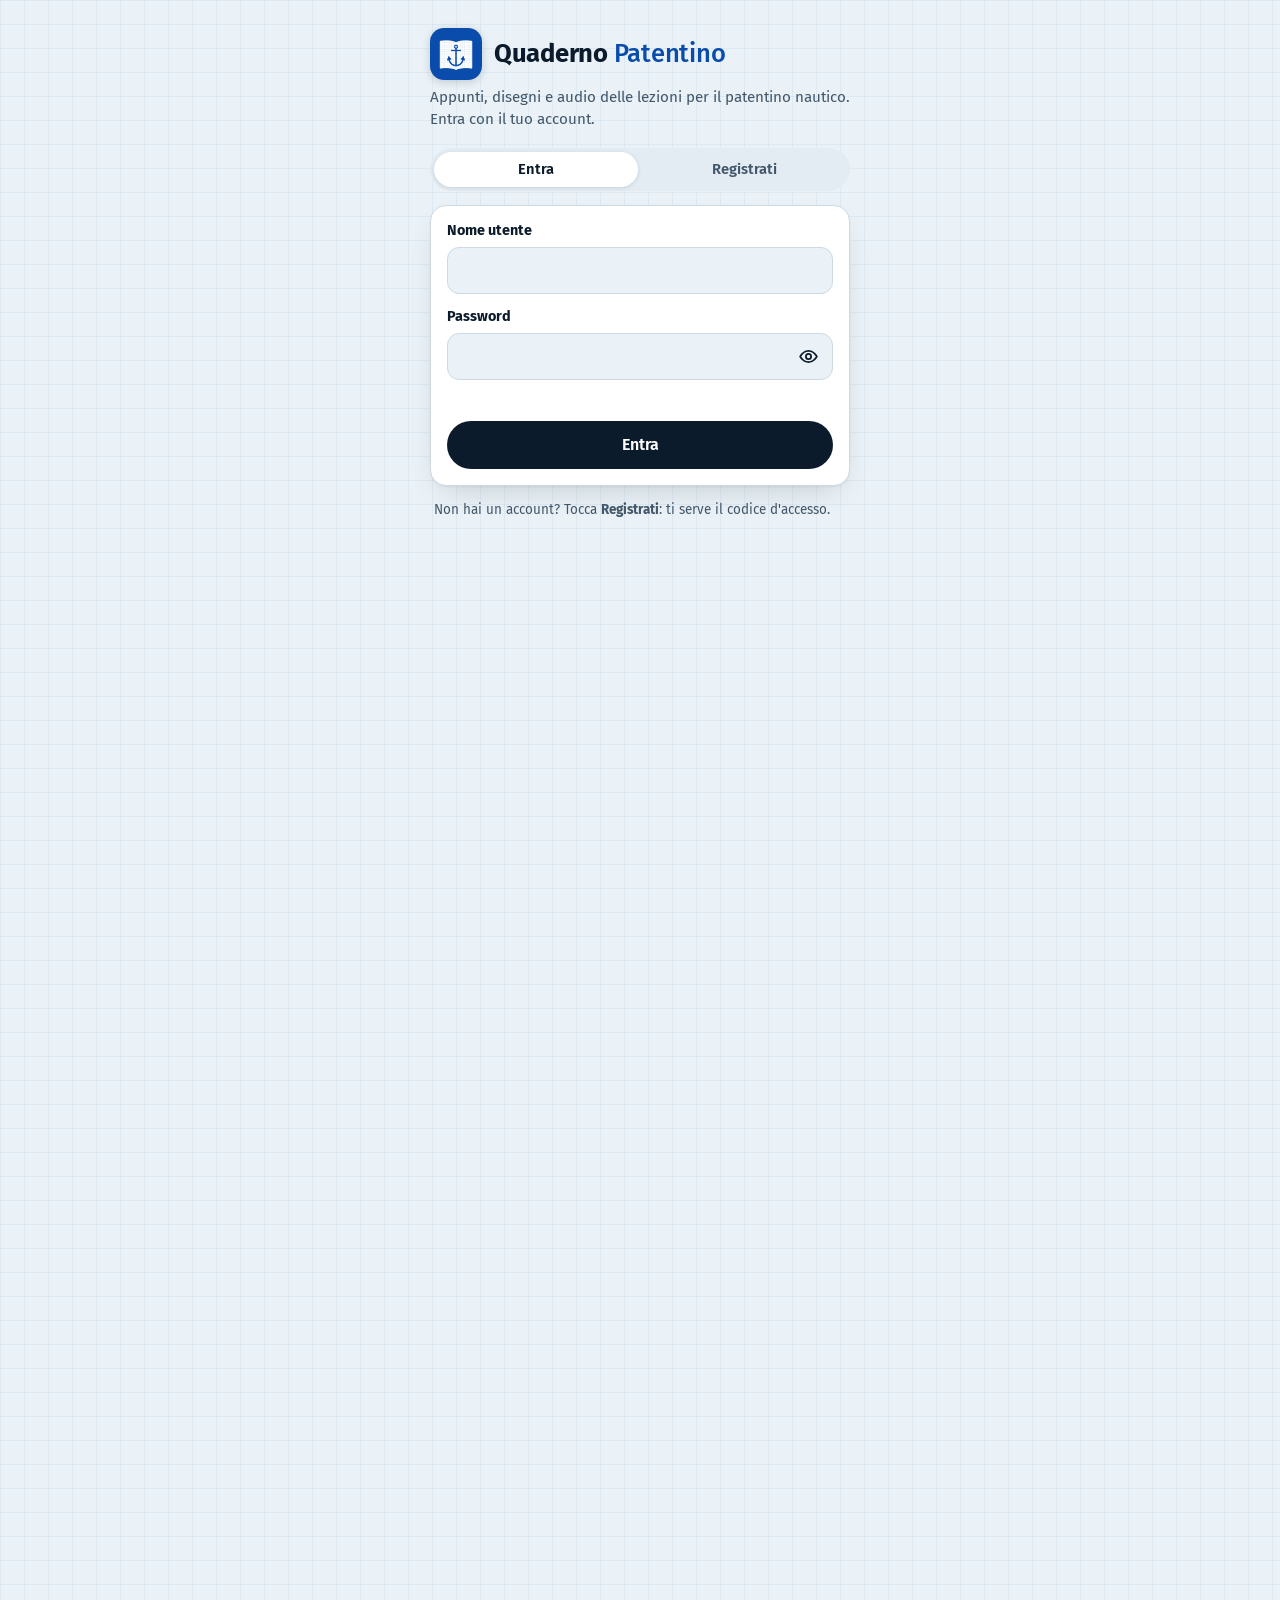
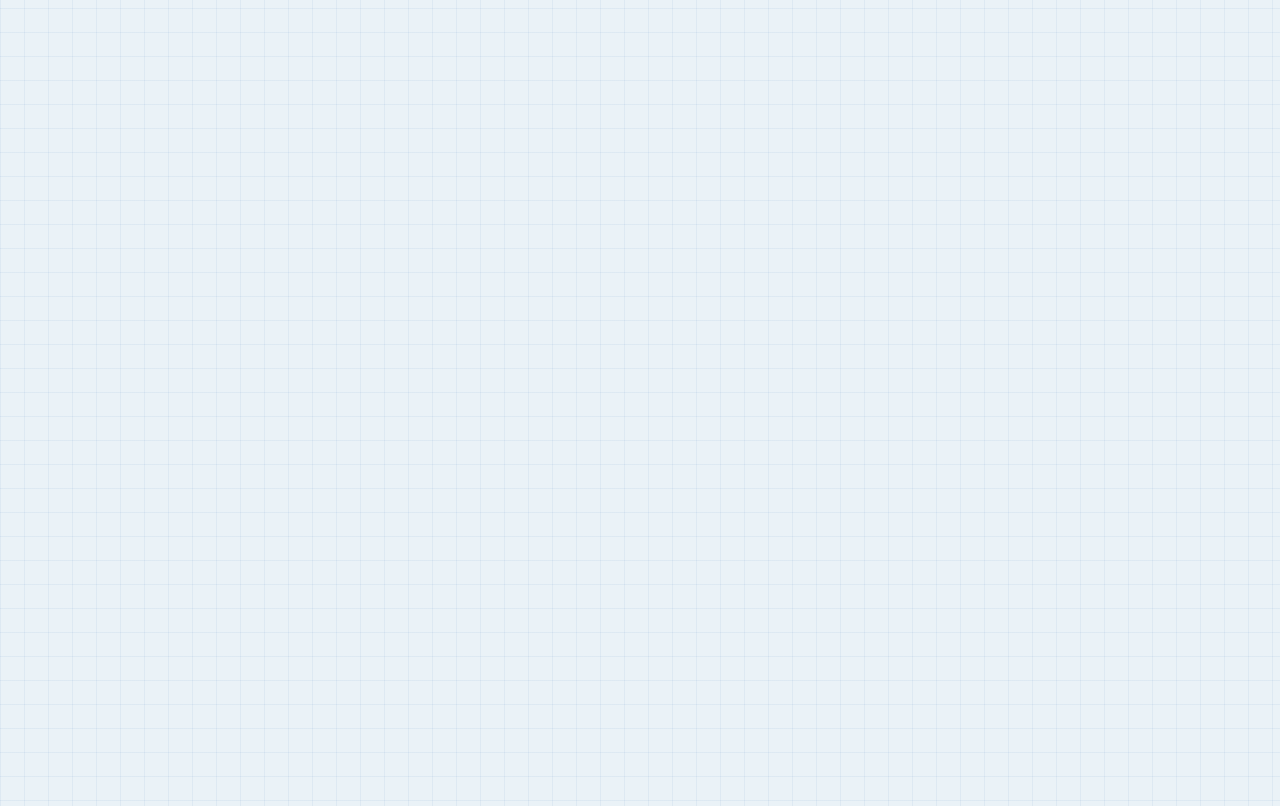
<file: frasario/index.html>
<!doctype html>
<html lang="it" data-pagina="frasario">
<head>
<script>try{if(!localStorage.getItem("qp-sessione"))location.replace("../")}catch(e){location.replace("../")}</script>
<meta charset="utf-8">
<meta name="viewport" content="width=device-width,initial-scale=1,viewport-fit=cover">
<title>Frasario e Traduttore SMCP · Quaderno Patentino</title>
<meta name="description" content="Frasi standard IMO SMCP, glossario nautico italiano-inglese e traduttore.">
<meta name="theme-color" content="#eaf2f7" media="(prefers-color-scheme: light)">
<meta name="theme-color" content="#06111b" media="(prefers-color-scheme: dark)">
<link rel="manifest" href="../manifest.webmanifest">
<link rel="icon" href="../icons/icon-192.png" type="image/png">
<link rel="apple-touch-icon" href="../icons/apple-touch-icon.png">
<link rel="stylesheet" href="../fonts/fonts.css">
<script>
/* stesso tema (chiaro/scuro) scelto nel Quaderno */
try { var t = localStorage.getItem('qp-theme'); if (t === 'light' || t === 'dark') document.documentElement.dataset.theme = t; } catch (e) {}
</script>
<style>
/* Frasario e Traduttore SMCP: stessa grafica "carta nautica" del Quaderno (strumenti/tema.css). Colonna unica larga 820px. */
:root{
  --paper:#eaf2f7; --sheet:#ffffff; --grid:rgba(10,76,171,.055); --line:#cdd9e3;
  --ink:#0c1b2b; --muted:#43576a; --blue:#0a4cab; --red:#b31d17; --green:#14692a; --orange:#a65a00;
  --chip:#e3ecf3; --acc:#b0137c; --acc-soft:#f8e6f1; --uk:#012169; --uk-red:#c8102e;
  --f-body:"Fira Sans","Segoe UI",Roboto,Arial,sans-serif; --f-mono:"Fira Mono",ui-monospace,Consolas,monospace;
  --r-lg:16px; --r-md:12px; --r-sm:8px; color-scheme:light;
}
@media (prefers-color-scheme: dark){:root:not([data-theme="light"]){
  --paper:#06111b; --sheet:#0c1a27; --grid:rgba(143,194,255,.05); --line:#24394c;
  --ink:#eef4f9; --muted:#a8bccc; --blue:#8fc2ff; --red:#ff8d84; --green:#7fe391; --orange:#ffbd5e;
  --chip:#132636; --acc:#ff7fcb; --acc-soft:#2a1426; --uk:#0a2a7a; --uk-red:#e0384f; color-scheme:dark}}
:root[data-theme="dark"]{
  --paper:#06111b; --sheet:#0c1a27; --grid:rgba(143,194,255,.05); --line:#24394c;
  --ink:#eef4f9; --muted:#a8bccc; --blue:#8fc2ff; --red:#ff8d84; --green:#7fe391; --orange:#ffbd5e;
  --chip:#132636; --acc:#ff7fcb; --acc-soft:#2a1426; --uk:#0a2a7a; --uk-red:#e0384f; color-scheme:dark}
:root{box-sizing:border-box;padding-top:env(safe-area-inset-top,0px);padding-bottom:env(safe-area-inset-bottom,0px)}
*,*::before,*::after{box-sizing:inherit}
html{scroll-padding-top:calc(env(safe-area-inset-top,0px) + 60px)}
body{margin:0;background:var(--paper);color:var(--ink);font:17px/1.55 var(--f-body);
  background-image:linear-gradient(var(--grid) 1px,transparent 1px),linear-gradient(90deg,var(--grid) 1px,transparent 1px);background-size:24px 24px}
body::before{content:"";position:fixed;inset:0 0 auto;height:env(safe-area-inset-top,0px);z-index:10;background:var(--paper)}
button,input,textarea{font:inherit;color:inherit}
[hidden]{display:none!important}
:focus-visible{outline:2px solid var(--blue);outline-offset:2px}

/* barra "torna al Quaderno" (uguale alle pagine Esercizi) */
.qp-torna{position:sticky;top:env(safe-area-inset-top,0px);z-index:5;display:flex;align-items:center;gap:10px;padding-block:8px;
  padding-left:max(14px,env(safe-area-inset-left,0px));padding-right:max(14px,env(safe-area-inset-right,0px));
  background:color-mix(in srgb,var(--paper) 92%,transparent);-webkit-backdrop-filter:blur(12px);backdrop-filter:blur(12px);border-bottom:1px solid var(--line);font:600 15px/1.2 var(--f-body)}
.qp-torna a{flex:none;white-space:nowrap;display:inline-flex;align-items:center;gap:7px;min-height:36px;padding:0 12px 0 8px;border-radius:999px;border:1.5px solid var(--line);background:var(--sheet);color:var(--ink);text-decoration:none}
.qp-torna svg{width:18px;height:18px;fill:none;stroke:currentColor;stroke-width:2.2;stroke-linecap:round;stroke-linejoin:round}
.qp-torna span{color:var(--muted);font-weight:500;font-size:13px;white-space:nowrap;overflow:hidden;text-overflow:ellipsis;min-width:0}

.wrap{max-width:820px;margin:0 auto;padding-block:16px 60px;padding-left:max(16px,env(safe-area-inset-left,0px));padding-right:max(16px,env(safe-area-inset-right,0px));display:flex;flex-direction:column;gap:14px}
h1{margin:0;font-size:1.5rem;line-height:1.2;text-wrap:balance}
h1 small{display:block;font-size:.88rem;font-weight:500;color:var(--muted);margin-top:4px}
.tabs{display:flex;gap:4px;background:var(--chip);padding:4px;border-radius:14px;position:sticky;top:calc(env(safe-area-inset-top,0px) + 53px);z-index:4}
.tab{flex:1;border:0;background:none;padding:9px 4px;border-radius:10px;font-weight:600;font-size:.9rem;color:var(--muted);cursor:pointer}
.tab[aria-selected="true"]{background:var(--sheet);color:var(--ink);box-shadow:0 1px 3px rgba(6,17,27,.12)}
.sheet{background:var(--sheet);border:1px solid var(--line);border-radius:var(--r-lg);padding:16px;display:flex;flex-direction:column;gap:14px;min-width:0;box-shadow:0 1px 2px rgba(6,17,27,.05),0 12px 32px -14px rgba(6,17,27,.18)}

/* ---------- traduttore ---------- */
.dir{display:flex;align-items:center;gap:8px;font-weight:600;flex-wrap:wrap}
.lang{padding:5px 10px;border-radius:999px;background:var(--chip);font-size:.82rem;letter-spacing:.04em}
.dir .inv{border:1.5px solid var(--line);background:var(--sheet);border-radius:999px;width:40px;height:34px;cursor:pointer;display:grid;place-items:center}
.dir svg,.campo svg{width:18px;height:18px;fill:none;stroke:currentColor;stroke-width:2;stroke-linecap:round;stroke-linejoin:round}
.dir .auto{margin-left:auto;font-size:.76rem;color:var(--muted);font-weight:500}
.campo{display:flex;align-items:flex-start;gap:6px;border:1.5px solid var(--line);border-radius:var(--r-md);padding:4px 6px 4px 12px;background:var(--paper)}
.campo:focus-within{border-color:var(--blue)}
.campo textarea{flex:1;min-width:0;border:0;background:none;padding:8px 0;font-size:1.05rem;line-height:1.4;outline:none;resize:none;min-height:2.2em;max-height:10em}
.campo .ico{flex:none;width:40px;height:40px;border:0;border-radius:10px;background:none;color:var(--muted);cursor:pointer;display:grid;place-items:center}
.campo .ico:hover{background:var(--chip);color:var(--ink)}
.campo .foto{color:var(--blue)}
.esempi{display:flex;flex-wrap:wrap;gap:6px}
.esempi button{border:1px solid var(--line);background:var(--sheet);border-radius:999px;padding:4px 10px;font-size:.8rem;color:var(--muted);cursor:pointer}
.esempi button:hover{color:var(--ink);border-color:var(--blue)}
.blocco{display:flex;flex-direction:column;gap:12px;border:1px solid var(--line);border-radius:var(--r-md);padding:12px}
.blocco>h2{margin:0;display:flex;align-items:center;gap:8px;font-size:.98rem;flex-wrap:wrap}
.st{margin-left:auto;font:600 .68rem/1 var(--f-body);text-transform:uppercase;letter-spacing:.06em;padding:4px 7px;border-radius:999px}
.st.ok{color:var(--green);background:color-mix(in srgb,var(--green) 14%,transparent)}
.st.auto{color:var(--orange);background:color-mix(in srgb,var(--orange) 15%,transparent)}
.etich{font:600 .7rem/1 var(--f-body);letter-spacing:.08em;text-transform:uppercase;color:var(--muted);display:flex;align-items:center;gap:8px}
.etich .n{background:var(--chip);border-radius:999px;padding:3px 7px;letter-spacing:0}
.voce{border-left:3px solid var(--blue);padding:1px 0 1px 12px;display:flex;flex-direction:column;gap:2px}
.voce .riga{display:flex;flex-wrap:wrap;align-items:baseline;gap:3px 9px}
.voce .da{font-weight:600}
.voce .fr{color:var(--muted)}
.voce .a{font-weight:700;color:var(--blue);font-size:1.05rem}
.voce .def{color:var(--muted);font-size:.88rem}
.voce .tag{font:500 .68rem/1 var(--f-mono);background:var(--chip);color:var(--muted);padding:3px 6px;border-radius:6px}
.frase{display:grid;gap:3px;padding:10px 12px;border-radius:var(--r-md);background:var(--paper);border:1px solid var(--line)}
.frase .ref{font:500 .72rem/1 var(--f-mono);color:var(--acc);border:0;background:none;padding:0;text-align:left;cursor:pointer;justify-self:start}
.frase .ref:hover{text-decoration:underline}
.frase .s1{font-weight:600}
.frase .s2{color:var(--muted)}
.frase ul{margin:2px 0 0;padding-left:18px;display:grid;gap:2px}
.frase li{font-size:.94rem}
.frase li .s2{display:block}
mark{background:color-mix(in srgb,var(--acc) 22%,transparent);color:inherit;border-radius:3px;padding:0 1px}
.vuoto{color:var(--muted);font-size:.92rem;margin:0}
.altre{align-self:flex-start;border:1px solid var(--line);background:var(--sheet);border-radius:999px;padding:6px 12px;font-size:.84rem;cursor:pointer}
.ia{border-style:dashed}
.ia p{margin:0;font-size:.9rem;color:var(--muted)}
.ia .vai{align-self:flex-start;display:inline-flex;align-items:center;gap:8px;border:0;border-radius:999px;padding:9px 16px;background:var(--uk);color:#fff;font-weight:600;cursor:pointer}
.ia .vai[disabled]{opacity:.55;cursor:default}
.ia .ris{font-size:1.08rem;font-weight:600;line-height:1.45;padding:10px 12px;border-radius:var(--r-md);background:var(--paper);border:1px solid var(--line)}
.ia .err{color:var(--red);font-weight:600}
.cont{font:500 .74rem/1 var(--f-mono);color:var(--muted)}
.cont.troppo{color:var(--red)}
.chips-t{display:flex;flex-wrap:wrap;gap:6px}
.chips-t span{font-size:.82rem;padding:4px 8px;border-radius:8px;background:var(--chip)}
.chips-t b{color:var(--blue)}
.mini{border:1px solid var(--line);background:var(--sheet);border-radius:8px;padding:4px 10px;font-size:.8rem;cursor:pointer;align-self:flex-start}

/* ---------- frasi ---------- */
.studio{display:flex;align-items:center;gap:10px;font-size:.9rem;color:var(--muted);flex-wrap:wrap}
.studio label{display:inline-flex;align-items:center;gap:6px;cursor:pointer}
.indice{display:flex;flex-direction:column;gap:2px}
.indice .parte{font:700 .72rem/1 var(--f-body);letter-spacing:.08em;text-transform:uppercase;color:var(--muted);margin:12px 0 4px}
.indice .parte:first-child{margin-top:0}
.cap{all:unset;box-sizing:border-box;cursor:pointer;display:grid;grid-template-columns:5.2em minmax(0,1fr) auto;gap:2px 10px;align-items:baseline;padding:9px 10px;border-radius:10px}
.cap:hover,.cap:focus-visible{background:var(--chip)}
.cap .r{font:500 .78rem/1.3 var(--f-mono);color:var(--acc)}
.cap .t{font-weight:600;line-height:1.3}
.cap .t small{display:block;font-weight:400;color:var(--muted);font-size:.86rem}
.cap .q{font:500 .74rem/1 var(--f-mono);color:var(--muted)}
.lettura{display:flex;flex-direction:column;gap:10px}
.lettura .nav{display:flex;gap:8px;flex-wrap:wrap;align-items:center}
.lettura .nav button{border:1.5px solid var(--line);background:var(--sheet);border-radius:999px;padding:6px 12px;font-weight:600;font-size:.86rem;cursor:pointer}
.lettura h2{margin:6px 0 0;font-size:1.25rem;line-height:1.25}
.lettura h2 small,.lettura h3 small{display:block;font-size:.88rem;color:var(--muted);font-weight:500}
.lettura h3{margin:10px 0 0;font-size:1.04rem;line-height:1.3;padding-top:10px;border-top:1px solid var(--line)}
.lettura h3 .r{font:500 .74rem/1 var(--f-mono);color:var(--acc);margin-right:6px}
.nota{font-size:.88rem;color:var(--muted);padding:8px 12px;border-left:3px solid var(--line);background:color-mix(in srgb,var(--chip) 55%,transparent);border-radius:0 8px 8px 0}
.nota .s2{display:block;margin-top:4px;color:var(--ink)}
.tabw{overflow-x:auto;border:1px solid var(--line);border-radius:var(--r-md)}
table{border-collapse:collapse;width:100%;font-size:.9rem}
th,td{text-align:left;padding:7px 10px;border-bottom:1px solid var(--line);vertical-align:top}
th{font-size:.74rem;text-transform:uppercase;letter-spacing:.05em;color:var(--muted);background:var(--chip)}
tr:last-child td{border-bottom:0}
td.en{font-weight:600}
td .s2{display:block;color:var(--muted);font-weight:400}
.lampo{animation:lampo 1.6s ease-out}
@keyframes lampo{0%{box-shadow:0 0 0 3px var(--acc)}100%{box-shadow:0 0 0 3px transparent}}
body.nascondi .lettura .s2{filter:blur(5px);cursor:pointer;user-select:none;transition:filter .15s}
body.nascondi .lettura .s2.vista{filter:none}

/* ---------- glossario ---------- */
.filtro{display:flex;align-items:center;gap:8px;border:1.5px solid var(--line);border-radius:var(--r-md);padding:0 12px;background:var(--paper)}
.filtro input{flex:1;min-width:0;border:0;background:none;padding:10px 0;outline:none}
.cats{display:flex;flex-wrap:wrap;gap:6px}
.cats button{border:1px solid var(--line);background:var(--sheet);border-radius:999px;padding:5px 10px;font-size:.8rem;cursor:pointer;color:var(--muted)}
.cats button[aria-pressed="true"]{background:var(--ink);border-color:var(--ink);color:var(--sheet)}
.lettere{display:flex;flex-wrap:wrap;gap:4px}
.lettere button{font:600 .78rem/1 var(--f-mono);width:28px;height:28px;border-radius:6px;border:0;background:var(--chip);color:var(--muted);cursor:pointer}
.lettere button:disabled{opacity:.35;cursor:default}
.glist{display:flex;flex-direction:column;gap:12px}
/* suggerimenti mentre scrivi: termini che iniziano con le lettere scritte (prima l'inizio del termine, poi l'inizio di una parola) */
.gq-box{position:relative}
.sugg{position:absolute;left:0;right:0;top:calc(100% + 4px);z-index:6;background:var(--sheet);border:1px solid var(--line);border-radius:var(--r-md);box-shadow:0 14px 34px -10px rgba(6,17,27,.38);padding:4px;max-height:min(58vh,380px);overflow:auto;overscroll-behavior:contain}
.sugg button{all:unset;box-sizing:border-box;display:grid;grid-template-columns:minmax(0,1fr) auto;gap:1px 8px;width:100%;padding:8px 10px;border-radius:8px;cursor:pointer}
.sugg button[aria-selected="true"],.sugg button:hover{background:var(--chip)}
.sugg .t{font-weight:500;color:var(--ink);overflow-wrap:anywhere}
.sugg .t b{font-weight:700;color:var(--blue)}
.sugg .l{align-self:center;font:600 .66rem/1 var(--f-mono);color:var(--muted);padding:3px 5px;border-radius:5px;background:var(--chip)}
.sugg button[aria-selected="true"] .l,.sugg button:hover .l{background:var(--sheet)}
.sugg .a{grid-column:1/-1;font-size:.82rem;color:var(--muted);overflow-wrap:anywhere}
.voce.lampo{animation:lampo 1.6s ease-out;border-radius:0 8px 8px 0}
.glist .let{font:700 1rem/1 var(--f-mono);color:var(--acc);margin-top:6px}
.fonte{font-size:.8rem;color:var(--muted);margin:0}

/* ---------- foto e riconoscimento del testo ---------- */
.ocr{position:fixed;inset:0;z-index:40;background:rgba(3,8,14,.92);display:flex;flex-direction:column;color:#eef4f9;
  padding:calc(env(safe-area-inset-top,0px) + 10px) max(12px,env(safe-area-inset-right,0px)) calc(env(safe-area-inset-bottom,0px) + 12px) max(12px,env(safe-area-inset-left,0px));gap:10px}
.ocr .tit{font-weight:600;display:flex;align-items:center;gap:10px}
.ocr .tit span{font-weight:400;font-size:.86rem;color:#a8bccc}
.ocr .area{flex:1;min-height:0;display:grid;place-items:center;position:relative;touch-action:none}
.ocr canvas{max-width:100%;max-height:100%;border-radius:8px;touch-action:none;cursor:crosshair}
.ocr .btns{display:flex;gap:8px;flex-wrap:wrap;justify-content:center}
.ocr .btns button{border:0;border-radius:999px;padding:11px 18px;font-weight:600;cursor:pointer;background:#24394c;color:#eef4f9}
.ocr .btns .pri{background:#8fc2ff;color:#06111b}
.ocr .prog{height:6px;border-radius:3px;background:#24394c;overflow:hidden}
.ocr .prog i{display:block;height:100%;width:0;background:#8fc2ff;transition:width .2s}
.ocr .msg{font-size:.88rem;color:#a8bccc;text-align:center;min-height:1.3em}
@media (max-width:420px){h1{font-size:1.3rem}.tab{font-size:.82rem}.cap{grid-template-columns:4.4em minmax(0,1fr)}.cap .q{display:none}}
@media (prefers-reduced-motion:reduce){.lampo{animation:none}}
</style>
</head>
<body>
<nav class="qp-torna" aria-label="Quaderno Patentino"><a href="../"><svg viewBox="0 0 24 24" aria-hidden="true"><path d="M14.5 5.5 8 12l6.5 6.5"/></svg>Quaderno Patentino</a><span>Frasario e Traduttore SMCP</span></nav>

<main class="wrap">
  <h1>Frasario e Traduttore SMCP<small>IMO Standard Marine Communication Phrases · italiano ⇄ inglese, termini nautici</small></h1>

  <div class="tabs" role="tablist">
    <button class="tab" role="tab" id="t-trad" aria-selected="true" aria-controls="p-trad">Traduttore</button>
    <button class="tab" role="tab" id="t-frasi" aria-selected="false" aria-controls="p-frasi">Frasi SMCP</button>
    <button class="tab" role="tab" id="t-glos" aria-selected="false" aria-controls="p-glos">Glossario</button>
  </div>

  <!-- TRADUTTORE -->
  <section class="sheet" id="p-trad" role="tabpanel" aria-labelledby="t-trad">
    <div class="dir">
      <span class="lang" id="l1">IT</span>
      <button class="inv" id="inverti" type="button" aria-label="Inverti la direzione"><svg viewBox="0 0 24 24"><path d="M4 8h15l-4-4M20 16H5l4 4"/></svg></button>
      <span class="lang" id="l2">EN</span>
      <span class="auto" id="auto">riconosce da solo la lingua</span>
    </div>
    <div class="campo">
      <textarea id="q" rows="1" autocomplete="off" spellcheck="false" placeholder="Parola o frase…" aria-label="Testo da tradurre"></textarea>
      <button class="ico foto" id="foto-cam" type="button" aria-label="Scatta una foto e riconosci il testo" title="Scatta una foto"><svg viewBox="0 0 24 24"><path d="M4 8h3l1.6-2.4h6.8L17 8h3v11H4z"/><circle cx="12" cy="13.2" r="3.6"/></svg></button>
      <button class="ico foto" id="foto" type="button" aria-label="Scegli una foto dalla galleria e riconosci il testo" title="Foto dalla galleria"><svg viewBox="0 0 24 24"><rect x="3.5" y="5" width="17" height="14" rx="2"/><circle cx="9" cy="10" r="1.8"/><path d="m4 17 5-4.5 3.5 3 3-2.5 4.5 4"/></svg></button>
      <button class="ico" id="pulisci" type="button" aria-label="Cancella" title="Cancella"><svg viewBox="0 0 24 24"><path d="M6 6l12 12M18 6 6 18"/></svg></button>
    </div>
    <input type="file" id="file-cam" accept="image/*" capture="environment" hidden>
    <input type="file" id="file" accept="image/*" hidden>
    <div class="esempi" id="esempi" aria-label="Prova con"></div>
    <div class="blocco">
      <h2>Traduzione offline · glossario e frasi SMCP <span class="st ok">verificata</span></h2>
      <div id="ris"></div>
    </div>
    <div class="blocco ia" id="gemini" hidden>
      <h2>Traduzione tecnica Gemini <span class="st auto">AI</span></h2>
      <div id="gm"></div>
    </div>
  </section>

  <!-- FRASI -->
  <section class="sheet" id="p-frasi" role="tabpanel" aria-labelledby="t-frasi" hidden>
    <div class="studio"><label><input type="checkbox" id="nascondi"> Studio: nascondi l'italiano (tocca per vederlo)</label></div>
    <div class="indice" id="indice"></div>
    <div class="lettura" id="lettura" hidden></div>
  </section>

  <!-- GLOSSARIO -->
  <section class="sheet" id="p-glos" role="tabpanel" aria-labelledby="t-glos" hidden>
    <div class="gq-box">
      <label class="filtro"><svg viewBox="0 0 24 24" width="18" height="18" fill="none" stroke="currentColor" stroke-width="2" aria-hidden="true"><circle cx="11" cy="11" r="6.5"/><path d="m16 16 4.5 4.5"/></svg><input id="gq" type="search" placeholder="Cerca nel glossario: scrivi le prime lettere…" aria-label="Cerca nel glossario" autocomplete="off" autocapitalize="none" spellcheck="false" role="combobox" aria-autocomplete="list" aria-controls="sugg" aria-expanded="false"></label>
      <div class="sugg" id="sugg" role="listbox" aria-label="Suggerimenti" hidden></div>
    </div>
    <div class="cats" id="cats"></div>
    <div class="lettere" id="lettere"></div>
    <div class="glist" id="glist"></div>
  </section>

  <p class="fonte">Testo inglese: IMO Res. A.918(22), Standard Marine Communication Phrases. La traduzione italiana non è un testo ufficiale IMO: usa la terminologia delle scuole nautiche italiane.</p>
</main>

<div class="ocr" id="ocr" hidden>
  <div class="tit">Seleziona il testo <span id="ocr-sotto">trascina un riquadro sulle parole da riconoscere</span></div>
  <div class="area"><canvas id="tela"></canvas></div>
  <div class="prog" hidden id="prog"><i></i></div>
  <div class="msg" id="ocr-msg"></div>
  <div class="btns">
    <button type="button" id="ocr-annulla">Annulla</button>
    <button type="button" id="ocr-tutta">Tutta la foto</button>
    <button type="button" class="pri" id="ocr-ok">Riconosci il riquadro</button>
  </div>
</div>

<script>
(function(){
'use strict';
/* ---------- collegamenti ---------- */
const SB = {url: 'https://cvyuytnouuapmazjnebc.supabase.co', chiave: 'sb_publishable_D6-pqLmc7Wmtl24AdNN89Q_N-r0wUp7'};
const FUNZIONE = SB.url + '/functions/v1/traduci';
const MAX = 300;
const $ = s => document.querySelector(s);
const esc = s => String(s).replace(/[&<>"]/g, c => ({'&':'&amp;','<':'&lt;','>':'&gt;','"':'&quot;'}[c]));
const norm = s => String(s).toLowerCase().normalize('NFD').replace(/[̀-ͯ]/g, '').replace(/[’‘`´]/g, "'").replace(/\s+/g, ' ').trim();
const mem = {get(k){ try { return JSON.parse(localStorage.getItem(k)); } catch (e) { return null; } }, set(k, v){ try { localStorage.setItem(k, JSON.stringify(v)); } catch (e) {} }};

let D = null, G = [], NODI = [], CAP = [];

/* evidenzia nel testo originale le parole cercate (ignorando accenti e maiuscole) */
function evid(testo, parole){
  if (!parole.length) return esc(testo);
  const n = norm(testo); if (n.length !== testo.length) return esc(testo);
  const segni = new Array(testo.length).fill(false);
  for (const p of parole) { if (p.length < 2) continue; let i = n.indexOf(p); while (i >= 0) { for (let k = i; k < i + p.length; k++) segni[k] = true; i = n.indexOf(p, i + p.length); } }
  let h = '', dentro = false;
  for (let i = 0; i < testo.length; i++) { if (segni[i] && !dentro) { h += '<mark>'; dentro = true; } if (!segni[i] && dentro) { h += '</mark>'; dentro = false; } h += esc(testo[i]); }
  return h + (dentro ? '</mark>' : '');
}

/* ---------- dati ---------- */
fetch('dati.json').then(r => r.json()).then(d => {
  D = d; NODI = d.nodi; G = d.glos;
  for (const g of G) { g._e = norm(g.en.replace(/\s*\((to|of [^)]*)\)/g, '')); g._i = norm(g.it); }
  for (const n of NODI) if (n.t === 'p') {
    n._e = norm(n.en + ' ' + n.alt.map(a => a[0]).join(' ')); n._i = norm(n.it + ' ' + n.alt.map(a => a[1]).join(' '));
  }
  capitoli(); indice(); glossario(); esempi();
  const h = location.hash.slice(1); if (h === 'frasi' || h === 'glossario') scheda(h === 'frasi' ? 't-frasi' : 't-glos');
  cerca();
}).catch(() => { $('#ris').innerHTML = '<p class="vuoto">Non riesco a caricare il frasario. Apri la pagina una volta con internet: poi funziona anche offline.</p>'; });

/* ---------- schede ---------- */
const SCHEDE = [['t-trad', 'p-trad'], ['t-frasi', 'p-frasi'], ['t-glos', 'p-glos']];
function scheda(t){ SCHEDE.forEach(([a, p]) => { $('#' + a).setAttribute('aria-selected', a === t); $('#' + p).hidden = a !== t; }); }
SCHEDE.forEach(([a]) => $('#' + a).addEventListener('click', () => { scheda(a); scrollTo({top: 0}); }));

/* ---------- traduttore ---------- */
let lingua = 'it', manuale = false;
const q = $('#q');
const IT_PAROLE = new Set('il lo la le gli un una di da del della dei delle che non per con nel nella sono sei siete abbiamo ho ha hanno nave a è e sotto sopra verso dove come quando cosa'.split(' '));
const EN_PAROLE = new Set('the a an of to is are i you we my your vessel ship in on at for with not do does have has will can what where when how please'.split(' '));
function rileva(t){
  const p = norm(t).split(/[^a-z']+/).filter(Boolean);
  let it = 0, en = 0;
  for (const w of p) { if (IT_PAROLE.has(w)) it++; if (EN_PAROLE.has(w)) en++; }
  const n = norm(t);
  if (it === en && p.length > 1) {   // conta le frasi SMCP che contengono tutte le parole
    const w = p.filter(x => x.length > 1); let fe = 0, fi = 0;
    for (const x of NODI) if (x.t === 'p') { if (w.every(v => x._e.includes(v))) fe++; if (w.every(v => x._i.includes(v))) fi++; }
    en += fe > fi ? 2 : 0; it += fi > fe ? 2 : 0;
  }
  if (it === en) {           // conta nel glossario
    for (const g of G) { if (g._e === n) en += 2; if (g._i === n || g._i.split(/[ ,(]/)[0] === n) it += 2; if (g._e.startsWith(n)) en++; if (g._i.startsWith(n)) it++; }
  }
  return en > it ? 'en' : it > en ? 'it' : lingua;
}
function segnaLingua(){ $('#l1').textContent = lingua === 'it' ? 'IT' : 'EN'; $('#l2').textContent = lingua === 'it' ? 'EN' : 'IT'; $('#auto').textContent = manuale ? 'direzione scelta da te' : 'riconosce da solo la lingua'; }
$('#inverti').addEventListener('click', () => { lingua = lingua === 'it' ? 'en' : 'it'; manuale = true; segnaLingua(); cerca(); });
q.addEventListener('input', () => { if (!q.value.trim()) manuale = false; alza(); cerca(); });
$('#pulisci').addEventListener('click', () => { q.value = ''; manuale = false; alza(); cerca(); q.focus(); });
function alza(){ q.style.height = 'auto'; q.style.height = Math.min(q.scrollHeight, 200) + 'px'; }

function esempi(){
  $('#esempi').innerHTML = ['sbandamento', 'air draft', 'uomo a mare', 'fire under control', 'dritta', 'set and drift', 'avanti adagio', 'I require tug assistance'].map(e => `<button type="button">${esc(e)}</button>`).join('');
  $('#esempi').querySelectorAll('button').forEach(b => b.addEventListener('click', () => { q.value = b.textContent; manuale = false; alza(); cerca(); }));
}

/* termini del glossario contenuti in una frase (i più lunghi prima, senza sovrapposizioni) */
function terminiNellaFrase(testo, da){
  const n = ' ' + norm(testo).replace(/[^a-z0-9' ]+/g, ' ').replace(/\s+/g, ' ') + ' ';
  const cand = [];
  for (const g of G) {
    const t = (da === 'en' ? g._e.split(' / ')[0] : g._i.split(/, | \(/)[0]).replace(/[^a-z0-9' ]+/g, ' ').trim();
    if (t.length < 3) continue;
    const i = n.indexOf(' ' + t + ' ');
    if (i >= 0) cand.push({g, t, i, l: t.length});
  }
  cand.sort((a, b) => b.l - a.l);
  const presi = [], usati = [];
  for (const c of cand) { if (usati.some(([s, e]) => c.i < e && c.i + c.l > s)) continue; usati.push([c.i, c.i + c.l]); presi.push(c); }
  return presi.sort((a, b) => a.i - b.i).map(c => c.g);
}

let ultimo = '';
function cerca(){
  if (!D) return;
  const testo = q.value.trim();
  if (testo !== ultimo) { ultimo = testo; mostraGemini(); }
  if (!testo) { $('#ris').innerHTML = '<p class="vuoto">Scrivi o fotografa un termine o una frase, in italiano o in inglese: trovi la traduzione nautica del glossario e le frasi SMCP che lo contengono.</p>'; segnaLingua(); return; }
  if (!manuale) lingua = rileva(testo);
  segnaLingua();
  const n = norm(testo), parole = n.split(/[^a-z0-9']+/).filter(w => w.length > 1);
  const chiaveL = lingua === 'en' ? '_e' : '_i', altra = lingua === 'en' ? '_i' : '_e';
  /* glossario: termine uguale, che inizia, che contiene */
  const corta = !parole.length;          // una lettera sola: nel glossario solo i termini che iniziano così, niente frasi
  const punti = g => { const t = g[chiaveL]; if (t === n || t.split(/[ ,(]/)[0] === n) return 0; if (t.startsWith(n)) return 1; if (corta) return 9; if (t.includes(n)) return 2; if (g[altra].includes(n)) return 3; return 9; };
  let gl = G.map(g => [punti(g), g]).filter(x => x[0] < 9).sort((a, b) => a[0] - b[0] || a[1].en.length - b[1].en.length).map(x => x[1]);
  const nellaFrase = parole.length > 1 ? terminiNellaFrase(testo, lingua).filter(g => !gl.includes(g)) : [];
  /* frasi: tutte le parole presenti */
  const fr = [];
  if (!corta) for (const x of NODI) if (x.t === 'p') {
    const t = x[chiaveL];
    if (parole.every(w => t.includes(w))) fr.push([(t.includes(n) ? 0 : 1) + (x.en.length > 160 ? 2 : 0), x]);
  }
  fr.sort((a, b) => a[0] - b[0] || a[1].en.length - b[1].en.length);
  let h = '';
  if (gl.length) {
    h += `<div class="etich">Glossario nautico <span class="n">${gl.length}</span></div>` + gl.slice(0, 12).map(g => voce(g, parole)).join('');
    if (gl.length > 12) h += `<p class="vuoto">Altri ${gl.length - 12} termini: affina la ricerca o apri la scheda Glossario.</p>`;
  }
  if (nellaFrase.length) h += `<div class="etich">Termini riconosciuti nella frase <span class="n">${nellaFrase.length}</span></div>` + nellaFrase.map(g => voce(g, [])).join('');
  if (fr.length) {
    h += `<div class="etich">Frasi SMCP <span class="n">${fr.length}</span></div><div id="fr-lista" style="display:grid;gap:8px">` + fr.slice(0, 15).map(x => frase(x[1], parole)).join('') + '</div>';
    if (fr.length > 15) h += `<button class="altre" type="button" id="altre"></button>`;
  }
  if (corta) h += '<p class="vuoto">Scrivi almeno 2 lettere per cercare anche nelle frasi SMCP.</p>';
  else if (!h) h = '<p class="vuoto">Nessun risultato nel glossario o nelle frasi SMCP. Prova un\'altra parola, oppure usa la traduzione Gemini qui sotto.</p>';
  $('#ris').innerHTML = h;
  /* "Mostra altre": 30 frasi alla volta finché ce ne sono */
  const al = $('#altre');
  if (al) {
    let mostrate = 15;
    const scritta = () => { const r = fr.length - mostrate; al.textContent = `Mostra altre ${Math.min(r, 30)} frasi` + (r > 30 ? ` (ne restano ${r})` : ''); };
    scritta();
    al.addEventListener('click', () => {
      $('#fr-lista').insertAdjacentHTML('beforeend', fr.slice(mostrate, mostrate + 30).map(x => frase(x[1], parole)).join(''));
      mostrate += 30; collegaRef();
      if (mostrate >= fr.length) al.remove(); else scritta();
    });
  }
  collegaRef();
}
function voce(g, parole){
  const daEn = lingua === 'en';
  const da = daEn ? g.en : g.it, a = daEn ? g.it : g.en;
  return `<div class="voce"><div class="riga"><span class="da">${evid(da, parole)}</span><span class="fr">→</span><span class="a">${esc(a)}</span><span class="tag">${esc(g.c)}</span></div>${g.d ? `<div class="def">${esc(g.d)}</div>` : ''}</div>`;
}
function frase(x, parole){
  const en = lingua === 'en';
  const s1 = en ? x.en : x.it, s2 = en ? x.it : x.en;
  const alt = x.alt.length ? '<ul>' + x.alt.map(a => `<li><span class="s1">${evid(en ? a[0] : a[1], parole)}</span><span class="s2">${esc(en ? a[1] : a[0])}</span></li>`).join('') + '</ul>' : '';
  return `<div class="frase"><button type="button" class="ref" data-u="${esc(x.u)}" title="Apri nel capitolo">${esc(x.id.replace(/~\d+$/, ''))}</button><span class="s1">${evid(s1, parole)}</span><span class="s2">${esc(s2)}</span>${alt}</div>`;
}
function collegaRef(){ document.querySelectorAll('#ris .ref').forEach(b => b.onclick = () => apriNodo(b.dataset.u)); }

/* ---------- accesso ---------- */
function sessione(){ return mem.get('qp-sessione'); }
async function token(){
  const s = sessione(); if (!s || s.demo || !s.refresh) return null;
  if (s.scade > Date.now()) return s.access;
  const r = await fetch(SB.url + '/auth/v1/token?grant_type=refresh_token', {method: 'POST', headers: {apikey: SB.chiave, 'Content-Type': 'application/json'}, body: JSON.stringify({refresh_token: s.refresh})});
  if (!r.ok) return null;
  const j = await r.json();
  const n = Object.assign({}, s, {access: j.access_token, refresh: j.refresh_token, scade: Date.now() + (j.expires_in || 3600) * 1000 - 60000});
  mem.set('qp-sessione', n); return n.access;
}
function esito(h, dove = 'gm'){ let e = $('#' + dove + '-esito'); if (!e) { e = document.createElement('div'); e.id = dove + '-esito'; e.style.cssText = 'display:grid;gap:8px'; $('#' + dove).append(e); } e.innerHTML = h; }
addEventListener('storage', e => { if (e.key !== 'qp-sessione') return; if (!e.newValue) location.replace('../'); else controlloGemini(); });

/* ---------- Gemini: traduzione tecnica (la funzione sul server decide chi può usarla) ---------- */
let conGemini = false;
async function controlloGemini(){
  const s = sessione(), dentro = s && !s.demo && s.refresh;
  conGemini = false;
  if (navigator.onLine) {
    try {
      const tk = dentro ? await token() : null;
      const h = {apikey: SB.chiave, 'Content-Type': 'application/json'}; if (tk) h.Authorization = 'Bearer ' + tk;
      const r = await fetch(FUNZIONE, {method: 'POST', headers: h, body: JSON.stringify({controllo: true})});
      const j = r.ok ? await r.json() : {};
      conGemini = !!j.gemini;
    } catch (e) {}
  }
  $('#gemini').hidden = !conGemini;
  mostraGemini();
}
function mostraGemini(){
  if (!conGemini) return;
  const t = q.value.trim(), c = t.length;
  $('#gm').innerHTML = !t
    ? '<p>Scrivi una frase: Gemini la traduce come un traduttore di inglese nautico, con i termini tecnici e le frasi SMCP. Controlla sempre il risultato con la traduzione offline qui sopra.</p>'
    : `<div style="display:flex;align-items:center;gap:10px;flex-wrap:wrap"><button type="button" class="vai" id="vai-g" ${c > MAX ? 'disabled' : ''}>Traduci con Gemini</button><span class="cont ${c > MAX ? 'troppo' : ''}">${c}/${MAX} caratteri</span></div>` + (c > MAX ? '<p class="err">Testo troppo lungo per Gemini: accorcialo a 300 caratteri.</p>' : '');
  const v = $('#vai-g'); if (v) v.addEventListener('click', traduciGemini);
}
async function traduciGemini(){
  const t = q.value.trim(), da = lingua, v = $('#vai-g');
  if (!navigator.onLine) { esito('<p class="err">Serve internet per Gemini.</p>', 'gm'); return; }
  v.disabled = true; v.textContent = 'Traduco…';
  try {
    const tk = await token();
    if (!tk) { esito('<p class="err">Accesso scaduto: rientra dal Quaderno (tasto in alto) e riprova.</p>', 'gm'); return; }
    const r = await fetch(FUNZIONE, {method: 'POST', headers: {apikey: SB.chiave, Authorization: 'Bearer ' + tk, 'Content-Type': 'application/json'}, body: JSON.stringify({testo: t, da, motore: 'gemini'})});
    const j = await r.json().catch(() => ({}));
    if (!r.ok) { esito(`<p class="err">${esc(j.messaggio || 'Gemini non risponde: riprova più tardi.')}</p>`, 'gm'); return; }
    const termini = terminiNellaFrase(t, da);
    esito(`<div class="ris" id="gm-ris">${esc(j.traduzione)}</div><button type="button" class="mini" id="copia-g">Copia</button>` +
      (termini.length ? `<div class="etich">Termini del glossario nella frase: controllali</div><div class="chips-t">${termini.map(g => `<span>${esc(da === 'en' ? g.en : g.it)} → <b>${esc(da === 'en' ? g.it : g.en)}</b></span>`).join('')}</div>` : ''), 'gm');
    $('#copia-g').addEventListener('click', () => { navigator.clipboard?.writeText(j.traduzione).then(() => { $('#copia-g').textContent = 'Copiato'; }).catch(() => { const sel = getSelection(), rg = document.createRange(); rg.selectNodeContents($('#gm-ris')); sel.removeAllRanges(); sel.addRange(rg); }); });
  } catch (e) { esito('<p class="err">Non riesco a collegarmi: controlla la connessione e riprova.</p>', 'gm'); }
  finally { const b = $('#vai-g'); if (b) { b.disabled = false; b.textContent = 'Traduci con Gemini'; } }
}

/* ---------- frasi: capitoli e lettura ---------- */
const PARTI = {G: 'Generale', A1: 'Parte A1 · Comunicazioni esterne', A2: 'Parte A2 · Comunicazioni a bordo', B1: 'Parte B1 · Conduzione della nave', B2: 'Parte B2 · Sicurezza a bordo', B3: 'Parte B3 · Carico', B4: 'Parte B4 · Passeggeri'};
const TITOLI_PARTE = {A1: ['External communication phrases', 'Frasi per le comunicazioni esterne'], A2: ['On-board communication phrases', 'Frasi per le comunicazioni a bordo'], B1: ['Part B · Operative ship handling', 'Parte B · Conduzione operativa della nave'], B2: ['Safety on board', 'Sicurezza a bordo'], B3: ['Cargo and cargo handling', 'Carico e movimentazione'], B4: ['Passenger care', 'Assistenza ai passeggeri']};
function capitoli(){
  let C = [], c = null;
  for (let i = 0; i < NODI.length; i++) {
    const n = NODI[i];
    const m = n.id.match(/^[AB]\d|^G/), parte = m ? m[0] : (c ? c.parte : 'A1');
    const capo = n.t === 'h' && (/^G\d+$/.test(n.id) || /^[AB]\d\/\d+$/.test(n.id));
    if (capo) { c = {n, da: i, a: i, parte}; C.push(c); }
    else if (!c || parte !== c.parte) { const t = TITOLI_PARTE[parte] || ['General', 'Generale']; c = {n: {id: parte, en: t[0], it: t[1]}, da: i, a: i, parte}; C.push(c); }
    c.a = i;
  }
  /* i capitoli fatti solo di titoli si uniscono al capitolo seguente */
  CAP = [];
  for (let j = 0; j < C.length; j++) {
    const k = C[j];
    let utili = 0; for (let i = k.da; i <= k.a; i++) if (NODI[i].t !== 'h') utili++;
    if (!utili && j < C.length - 1) { C[j + 1].da = k.da; continue; }
    CAP.push(k);
  }
  CAP.forEach((k, ci) => { k.frasi = 0; for (let i = k.da; i <= k.a; i++) { NODI[i]._cap = ci; if (NODI[i].t === 'p') k.frasi++; } });
}
function indice(){
  let h = '', parte = '';
  for (let i = 0; i < CAP.length; i++) {
    const k = CAP[i];
    if (k.parte !== parte) { parte = k.parte; h += `<div class="parte">${esc(PARTI[parte] || parte)}</div>`; }
    h += `<button type="button" class="cap" data-c="${i}"><span class="r">${esc(k.n.id)}</span><span class="t">${esc(k.n.en)}<small>${esc(k.n.it)}</small></span><span class="q">${k.frasi || ''}</span></button>`;
  }
  $('#indice').innerHTML = h;
  $('#indice').querySelectorAll('.cap').forEach(b => b.addEventListener('click', () => apriCap(+b.dataset.c)));
}
function nodoHtml(n){
  const s = (en, it) => `<span class="s1">${esc(en)}</span>${it ? `<span class="s2">${esc(it)}</span>` : ''}`;
  if (n.t === 'h') return `<h3 id="n-${esc(n.u)}"><span class="r">${esc(n.id)}</span>${esc(n.en)}<small class="s2">${esc(n.it)}</small></h3>`;
  if (n.t === 'n') return `<div class="nota" id="n-${esc(n.u)}">${esc(n.en)}<span class="s2">${esc(n.it)}</span></div>`;
  if (n.t === 'tab') {
    const t = n.tab, due = t.intest[1] || t.righe.some(r => r[1]);
    return `<div class="tabw" id="n-${esc(n.u)}"><table><thead><tr><th>${esc(t.intest[0])} · ${esc(t.intest[2])}</th>${due ? `<th>${esc(t.intest[1] || '')} · ${esc(t.intest[3] || '')}</th>` : ''}</tr></thead><tbody>` +
      t.righe.map(r => `<tr><td class="en">${esc(r[0])}<span class="s2">${esc(r[2])}</span></td>${due ? `<td>${esc(r[1])}<span class="s2">${esc(r[3])}</span></td>` : ''}</tr>`).join('') + '</tbody></table></div>';
  }
  const alt = n.alt.length ? '<ul>' + n.alt.map(a => `<li>${s(a[0], a[1])}</li>`).join('') + '</ul>' : '';
  return `<div class="frase" id="n-${esc(n.u)}"><span class="ref" style="cursor:default">${esc(n.id.replace(/~\d+$/, ''))}</span>${s(n.en, n.it)}${alt}</div>`;
}
let capAperto = -1;
function apriCap(i, nodo){
  const k = CAP[i]; capAperto = i;
  let h = `<div class="nav"><button type="button" id="cap-ind">☰ Indice</button>${i > 0 ? '<button type="button" id="cap-prec">‹ Precedente</button>' : ''}${i < CAP.length - 1 ? '<button type="button" id="cap-succ">Successivo ›</button>' : ''}</div>`;
  h += `<h2>${esc(k.n.id)} · ${esc(k.n.en)}<small class="s2">${esc(k.n.it)}</small></h2>`;
  for (let j = k.da; j <= k.a; j++) { if (NODI[j] === k.n) continue; h += nodoHtml(NODI[j]); }
  h += `<div class="nav">${i > 0 ? '<button type="button" class="cap-prec">‹ Precedente</button>' : ''}${i < CAP.length - 1 ? '<button type="button" class="cap-succ">Successivo ›</button>' : ''}<button type="button" class="cap-ind">☰ Indice</button></div>`;
  const L = $('#lettura'); L.innerHTML = h; L.hidden = false; $('#indice').hidden = true;
  L.querySelectorAll('#cap-ind,.cap-ind').forEach(b => b.onclick = () => { L.hidden = true; $('#indice').hidden = false; scrollTo({top: 0}); });
  L.querySelectorAll('#cap-prec,.cap-prec').forEach(b => b.onclick = () => apriCap(i - 1));
  L.querySelectorAll('#cap-succ,.cap-succ').forEach(b => b.onclick = () => apriCap(i + 1));
  if (nodo) { const el = document.getElementById('n-' + nodo); if (el) { el.scrollIntoView({block: 'center'}); el.classList.add('lampo'); } }
  else scrollTo({top: 0});
}
function apriNodo(u){
  const n = NODI.find(x => x.u === u); if (!n) return;
  scheda('t-frasi'); apriCap(n._cap, u);
}
$('#nascondi').addEventListener('change', e => { document.body.classList.toggle('nascondi', e.target.checked); mem.set('qp-frasario-studio', e.target.checked); });
if (mem.get('qp-frasario-studio')) { $('#nascondi').checked = true; document.body.classList.add('nascondi'); }
$('#lettura').addEventListener('click', e => { const s = e.target.closest('.s2'); if (s && document.body.classList.contains('nascondi')) s.classList.toggle('vista'); });

/* ---------- glossario ---------- */
let gCat = 'Tutte';
function glossario(){
  const cats = ['Tutte', ...Array.from(new Set(G.map(g => g.c)))];
  $('#cats').innerHTML = cats.map(c => `<button type="button" aria-pressed="${c === gCat}">${esc(c)}</button>`).join('');
  $('#cats').querySelectorAll('button').forEach(b => b.addEventListener('click', () => { gCat = b.textContent; $('#cats').querySelectorAll('button').forEach(x => x.setAttribute('aria-pressed', x === b)); elenco(); }));
  $('#gq').addEventListener('input', () => { elenco(); suggerisci(); });
  preparaSugg(); elenco();
}

/* suggerimenti: da quando scrivi la prima lettera, i termini (IT ed EN) che iniziano così */
let SUG = [], sAtt = -1, sVis = [];
function preparaSugg(){
  G.forEach((g, i) => {
    g._k = i;
    const it = g.it.split(/\s*[,;]\s*/), en = g.en.split(/\s+\/\s+/);
    for (const [lista, l, a] of [[it, 'it', g.en], [en, 'en', g.it]]) for (const t0 of lista) {
      const t = t0.trim(); if (!t) continue;
      const n = norm(t); SUG.push({t, n, w: n.split(/[^a-z0-9']+/).filter(Boolean), l, a, g});
    }
  });
}
function suggerisci(){
  const box = $('#sugg'), inp = $('#gq'), p = norm(inp.value);
  sAtt = -1; sVis = [];
  if (!p) { chiudiSugg(); return; }
  const visti = new Set(), cand = [];
  for (const x of SUG) {
    if (gCat !== 'Tutte' && x.g.c !== gCat) continue;
    let pt = x.n.startsWith(p) ? 0 : (x.w.some(w => w.startsWith(p)) ? 1 : -1);
    if (pt < 0) continue;
    const k = x.l + '|' + x.n; if (visti.has(k)) continue; visti.add(k);
    cand.push([pt, x]);
  }
  cand.sort((a, b) => a[0] - b[0] || a[1].n.length - b[1].n.length || a[1].n.localeCompare(b[1].n));
  sVis = cand.slice(0, 8).map(c => c[1]);
  if (!sVis.length) { chiudiSugg(); return; }
  box.innerHTML = sVis.map((x, i) => `<button type="button" role="option" id="sg-${i}" aria-selected="false" tabindex="-1"><span class="t">${evidInizio(x.t, p)}</span><span class="l">${x.l.toUpperCase()}</span><span class="a">→ ${esc(x.a)}</span></button>`).join('');
  box.querySelectorAll('button').forEach((b, i) => {
    b.addEventListener('mousedown', e => e.preventDefault());             // il campo resta attivo
    b.addEventListener('click', () => scegliSugg(i));
  });
  box.hidden = false; inp.setAttribute('aria-expanded', 'true');
}
/* mette in evidenza le lettere scritte all'inizio del termine o della parola */
function evidInizio(t, p){
  const n = norm(t); if (n.length !== t.length) return esc(t);
  let i = n.startsWith(p) ? 0 : -1;
  if (i < 0) { const m = new RegExp("(^|[^a-z0-9'])" + p.replace(/[.*+?^${}()|[\]\\]/g, '\\$&')).exec(n); if (m) i = m.index + m[1].length; }
  return i < 0 ? esc(t) : esc(t.slice(0, i)) + '<b>' + esc(t.slice(i, i + p.length)) + '</b>' + esc(t.slice(i + p.length));
}
function chiudiSugg(){ const b = $('#sugg'); b.hidden = true; b.innerHTML = ''; $('#gq').setAttribute('aria-expanded', 'false'); $('#gq').removeAttribute('aria-activedescendant'); sAtt = -1; }
function scegliSugg(i){
  const x = sVis[i]; if (!x) return;
  $('#gq').value = x.t; chiudiSugg(); elenco();
  const v = document.querySelector('#glist .voce[data-k="' + x.g._k + '"]');
  if (v) { v.scrollIntoView({block: 'center'}); v.classList.remove('lampo'); void v.offsetWidth; v.classList.add('lampo'); }
}
$('#gq').addEventListener('keydown', e => {
  const box = $('#sugg'); if (box.hidden) return;
  const bt = [...box.querySelectorAll('button')];
  if (e.key === 'ArrowDown' || e.key === 'ArrowUp') {
    e.preventDefault(); sAtt = (sAtt + (e.key === 'ArrowDown' ? 1 : -1) + bt.length) % bt.length;
    bt.forEach((b, i) => b.setAttribute('aria-selected', i === sAtt)); bt[sAtt].scrollIntoView({block: 'nearest'});
    $('#gq').setAttribute('aria-activedescendant', bt[sAtt].id);
  } else if (e.key === 'Enter') { e.preventDefault(); scegliSugg(sAtt >= 0 ? sAtt : 0); $('#gq').blur(); }
  else if (e.key === 'Escape') { e.preventDefault(); chiudiSugg(); }
});
$('#gq').addEventListener('blur', () => setTimeout(chiudiSugg, 120));
$('#gq').addEventListener('focus', () => { if ($('#gq').value) suggerisci(); });
function elenco(){
  const f = norm($('#gq').value);
  const v = G.filter(g => (gCat === 'Tutte' || g.c === gCat) && (!f || g._e.includes(f) || g._i.includes(f)));
  const iniz = l => (l.en.replace(/^\W+/, '')[0] || '#').toUpperCase();
  let h = '', ult = '';
  for (const g of v) { const l = iniz(g); if (l !== ult) { ult = l; h += `<div class="let" id="let-${l}">${l}</div>`; } h += `<div class="voce" data-k="${g._k}"><div class="riga"><span class="da">${esc(g.en)}</span><span class="fr">→</span><span class="a">${esc(g.it)}</span><span class="tag">${esc(g.c)}</span></div>${g.d ? `<div class="def">${esc(g.d)}</div>` : ''}</div>`; }
  $('#glist').innerHTML = h || '<p class="vuoto">Nessun termine trovato.</p>';
  const presenti = new Set(v.map(iniz));
  $('#lettere').innerHTML = 'ABCDEFGHIJKLMNOPQRSTUVWXYZ'.split('').map(c => `<button type="button" ${presenti.has(c) ? '' : 'disabled'}>${c}</button>`).join('');
  $('#lettere').querySelectorAll('button:not([disabled])').forEach(b => b.addEventListener('click', () => document.getElementById('let-' + b.textContent)?.scrollIntoView({block: 'start'})));
}

/* ---------- foto: riconoscimento del testo (Tesseract, scaricato solo al primo uso) ---------- */
const tela = $('#tela'), ctx = tela.getContext('2d');
let img = null, sel = null, inizio = null, worker = null;
$('#foto').addEventListener('click', () => $('#file').click());             // galleria
$('#foto-cam').addEventListener('click', () => $('#file-cam').click());     // fotocamera: foto scattata ora
['#file', '#file-cam'].forEach(id => $(id).addEventListener('change', e => {
  const f = e.target.files && e.target.files[0]; e.target.value = ''; if (!f) return;
  const u = URL.createObjectURL(f), im = new Image();
  im.onload = () => { img = im; sel = null; $('#ocr').hidden = false; $('#ocr-msg').textContent = ''; $('#prog').hidden = true; disegna(); };
  im.onerror = () => alertOcr('Non riesco ad aprire questa immagine.');
  im.src = u;
}));
function disegna(){
  const area = tela.parentElement.getBoundingClientRect(), k = Math.min(area.width / img.width, area.height / img.height, 1);
  tela.width = Math.round(img.width * k); tela.height = Math.round(img.height * k); tela._k = k;
  ctx.drawImage(img, 0, 0, tela.width, tela.height);
  if (sel) {
    ctx.fillStyle = 'rgba(0,0,0,.45)'; ctx.fillRect(0, 0, tela.width, tela.height);
    ctx.drawImage(img, sel.x / k, sel.y / k, sel.w / k, sel.h / k, sel.x, sel.y, sel.w, sel.h);
    ctx.strokeStyle = '#8fc2ff'; ctx.lineWidth = 2; ctx.strokeRect(sel.x, sel.y, sel.w, sel.h);
  }
  $('#ocr-ok').disabled = !sel;
}
const pos = e => { const r = tela.getBoundingClientRect(); return {x: Math.max(0, Math.min(tela.width, e.clientX - r.left)), y: Math.max(0, Math.min(tela.height, e.clientY - r.top))}; };
tela.addEventListener('pointerdown', e => { inizio = pos(e); tela.setPointerCapture(e.pointerId); sel = null; });
tela.addEventListener('pointermove', e => { if (!inizio) return; const p = pos(e); sel = {x: Math.min(p.x, inizio.x), y: Math.min(p.y, inizio.y), w: Math.abs(p.x - inizio.x), h: Math.abs(p.y - inizio.y)}; disegna(); });
tela.addEventListener('pointerup', () => { inizio = null; if (sel && (sel.w < 8 || sel.h < 8)) sel = null; disegna(); });
addEventListener('resize', () => { if (!$('#ocr').hidden && img) { sel = null; disegna(); } });
$('#ocr-annulla').addEventListener('click', chiudiOcr);
$('#ocr-tutta').addEventListener('click', () => riconosci(null));
$('#ocr-ok').addEventListener('click', () => riconosci(sel));
function chiudiOcr(){ $('#ocr').hidden = true; img = null; }
function alertOcr(m){ $('#ocr-msg').textContent = m; }
function carica(src){ return new Promise((ok, no) => { if (window.Tesseract) return ok(); const s = document.createElement('script'); s.src = src; s.onload = ok; s.onerror = no; document.head.append(s); }); }
async function riconosci(r){
  const k = tela._k, c = document.createElement('canvas');
  const sx = r ? r.x / k : 0, sy = r ? r.y / k : 0, sw = r ? r.w / k : img.width, sh = r ? r.h / k : img.height;
  const sc = Math.max(1, Math.min(3, 1400 / Math.max(sw, sh)));        // ingrandisce i ritagli piccoli
  c.width = Math.round(sw * sc); c.height = Math.round(sh * sc);
  const x = c.getContext('2d'); x.drawImage(img, sx, sy, sw, sh, 0, 0, c.width, c.height);
  $('#ocr-ok').disabled = $('#ocr-tutta').disabled = true; $('#prog').hidden = false; $('#prog i').style.width = '5%';
  try {
    const base = new URL('ocr/', location.href).href;
    if (!worker) {
      alertOcr(navigator.onLine ? 'Preparo il riconoscimento (la prima volta scarica circa 7 MB)…' : 'Preparo il riconoscimento…');
      await carica(base + 'tesseract.min.js');
      worker = await Tesseract.createWorker(['eng', 'ita'], 1, {
        workerPath: base + 'worker.min.js', corePath: base, langPath: base + 'lang', gzip: true,
        logger: m => { if (typeof m.progress === 'number') $('#prog i').style.width = Math.round(5 + m.progress * 90) + '%'; if (m.status === 'recognizing text') alertOcr('Riconosco il testo…'); }
      });
    }
    alertOcr('Riconosco il testo…');
    const res = await worker.recognize(c);
    const t = (res.data.text || '').replace(/-\n(?=\w)/g, '').replace(/\s+/g, ' ').trim();
    if (!t) { alertOcr('Non ho trovato testo: prova un riquadro più preciso o una foto più nitida.'); return; }
    chiudiOcr(); q.value = t; manuale = false; alza(); cerca(); q.focus();
  } catch (e) { console.error(e); alertOcr(navigator.onLine ? 'Riconoscimento non riuscito: riprova.' : 'La prima volta serve internet per scaricare il riconoscimento del testo.'); }
  finally { $('#ocr-ok').disabled = !sel; $('#ocr-tutta').disabled = false; $('#prog').hidden = true; }
}
addEventListener('keydown', e => { if (e.key === 'Escape' && !$('#ocr').hidden) chiudiOcr(); });
controlloGemini();
})();
</script>
</body>
</html>
</file>
<file: fonts/fonts.css>
/* Fira Sans e Fira Mono (SIL Open Font License), in locale per l'uso senza internet */
/* fira-sans-greek-ext-400-normal */
@font-face {
  font-family: 'Fira Sans';
  font-style: normal;
  font-display: swap;
  font-weight: 400;
  src: url(fira-sans-greek-ext-400-normal.woff2) format('woff2');
  unicode-range: U+1F00-1FFF;
}

/* fira-sans-greek-400-normal */
@font-face {
  font-family: 'Fira Sans';
  font-style: normal;
  font-display: swap;
  font-weight: 400;
  src: url(fira-sans-greek-400-normal.woff2) format('woff2');
  unicode-range: U+0370-0377,U+037A-037F,U+0384-038A,U+038C,U+038E-03A1,U+03A3-03FF;
}

/* fira-sans-latin-ext-400-normal */
@font-face {
  font-family: 'Fira Sans';
  font-style: normal;
  font-display: swap;
  font-weight: 400;
  src: url(fira-sans-latin-ext-400-normal.woff2) format('woff2');
  unicode-range: U+0100-02BA,U+02BD-02C5,U+02C7-02CC,U+02CE-02D7,U+02DD-02FF,U+0304,U+0308,U+0329,U+1D00-1DBF,U+1E00-1E9F,U+1EF2-1EFF,U+2020,U+20A0-20AB,U+20AD-20C0,U+2113,U+2C60-2C7F,U+A720-A7FF;
}

/* fira-sans-latin-400-normal */
@font-face {
  font-family: 'Fira Sans';
  font-style: normal;
  font-display: swap;
  font-weight: 400;
  src: url(fira-sans-latin-400-normal.woff2) format('woff2');
  unicode-range: U+0000-00FF,U+0131,U+0152-0153,U+02BB-02BC,U+02C6,U+02DA,U+02DC,U+0304,U+0308,U+0329,U+2000-206F,U+20AC,U+2122,U+2191,U+2193,U+2212,U+2215,U+FEFF,U+FFFD;
}

/* fira-sans-greek-ext-500-normal */
@font-face {
  font-family: 'Fira Sans';
  font-style: normal;
  font-display: swap;
  font-weight: 500;
  src: url(fira-sans-greek-ext-500-normal.woff2) format('woff2');
  unicode-range: U+1F00-1FFF;
}

/* fira-sans-greek-500-normal */
@font-face {
  font-family: 'Fira Sans';
  font-style: normal;
  font-display: swap;
  font-weight: 500;
  src: url(fira-sans-greek-500-normal.woff2) format('woff2');
  unicode-range: U+0370-0377,U+037A-037F,U+0384-038A,U+038C,U+038E-03A1,U+03A3-03FF;
}

/* fira-sans-latin-ext-500-normal */
@font-face {
  font-family: 'Fira Sans';
  font-style: normal;
  font-display: swap;
  font-weight: 500;
  src: url(fira-sans-latin-ext-500-normal.woff2) format('woff2');
  unicode-range: U+0100-02BA,U+02BD-02C5,U+02C7-02CC,U+02CE-02D7,U+02DD-02FF,U+0304,U+0308,U+0329,U+1D00-1DBF,U+1E00-1E9F,U+1EF2-1EFF,U+2020,U+20A0-20AB,U+20AD-20C0,U+2113,U+2C60-2C7F,U+A720-A7FF;
}

/* fira-sans-latin-500-normal */
@font-face {
  font-family: 'Fira Sans';
  font-style: normal;
  font-display: swap;
  font-weight: 500;
  src: url(fira-sans-latin-500-normal.woff2) format('woff2');
  unicode-range: U+0000-00FF,U+0131,U+0152-0153,U+02BB-02BC,U+02C6,U+02DA,U+02DC,U+0304,U+0308,U+0329,U+2000-206F,U+20AC,U+2122,U+2191,U+2193,U+2212,U+2215,U+FEFF,U+FFFD;
}

/* fira-sans-greek-ext-600-normal */
@font-face {
  font-family: 'Fira Sans';
  font-style: normal;
  font-display: swap;
  font-weight: 600;
  src: url(fira-sans-greek-ext-600-normal.woff2) format('woff2');
  unicode-range: U+1F00-1FFF;
}

/* fira-sans-greek-600-normal */
@font-face {
  font-family: 'Fira Sans';
  font-style: normal;
  font-display: swap;
  font-weight: 600;
  src: url(fira-sans-greek-600-normal.woff2) format('woff2');
  unicode-range: U+0370-0377,U+037A-037F,U+0384-038A,U+038C,U+038E-03A1,U+03A3-03FF;
}

/* fira-sans-latin-ext-600-normal */
@font-face {
  font-family: 'Fira Sans';
  font-style: normal;
  font-display: swap;
  font-weight: 600;
  src: url(fira-sans-latin-ext-600-normal.woff2) format('woff2');
  unicode-range: U+0100-02BA,U+02BD-02C5,U+02C7-02CC,U+02CE-02D7,U+02DD-02FF,U+0304,U+0308,U+0329,U+1D00-1DBF,U+1E00-1E9F,U+1EF2-1EFF,U+2020,U+20A0-20AB,U+20AD-20C0,U+2113,U+2C60-2C7F,U+A720-A7FF;
}

/* fira-sans-latin-600-normal */
@font-face {
  font-family: 'Fira Sans';
  font-style: normal;
  font-display: swap;
  font-weight: 600;
  src: url(fira-sans-latin-600-normal.woff2) format('woff2');
  unicode-range: U+0000-00FF,U+0131,U+0152-0153,U+02BB-02BC,U+02C6,U+02DA,U+02DC,U+0304,U+0308,U+0329,U+2000-206F,U+20AC,U+2122,U+2191,U+2193,U+2212,U+2215,U+FEFF,U+FFFD;
}

/* fira-sans-greek-ext-700-normal */
@font-face {
  font-family: 'Fira Sans';
  font-style: normal;
  font-display: swap;
  font-weight: 700;
  src: url(fira-sans-greek-ext-700-normal.woff2) format('woff2');
  unicode-range: U+1F00-1FFF;
}

/* fira-sans-greek-700-normal */
@font-face {
  font-family: 'Fira Sans';
  font-style: normal;
  font-display: swap;
  font-weight: 700;
  src: url(fira-sans-greek-700-normal.woff2) format('woff2');
  unicode-range: U+0370-0377,U+037A-037F,U+0384-038A,U+038C,U+038E-03A1,U+03A3-03FF;
}

/* fira-sans-latin-ext-700-normal */
@font-face {
  font-family: 'Fira Sans';
  font-style: normal;
  font-display: swap;
  font-weight: 700;
  src: url(fira-sans-latin-ext-700-normal.woff2) format('woff2');
  unicode-range: U+0100-02BA,U+02BD-02C5,U+02C7-02CC,U+02CE-02D7,U+02DD-02FF,U+0304,U+0308,U+0329,U+1D00-1DBF,U+1E00-1E9F,U+1EF2-1EFF,U+2020,U+20A0-20AB,U+20AD-20C0,U+2113,U+2C60-2C7F,U+A720-A7FF;
}

/* fira-sans-latin-700-normal */
@font-face {
  font-family: 'Fira Sans';
  font-style: normal;
  font-display: swap;
  font-weight: 700;
  src: url(fira-sans-latin-700-normal.woff2) format('woff2');
  unicode-range: U+0000-00FF,U+0131,U+0152-0153,U+02BB-02BC,U+02C6,U+02DA,U+02DC,U+0304,U+0308,U+0329,U+2000-206F,U+20AC,U+2122,U+2191,U+2193,U+2212,U+2215,U+FEFF,U+FFFD;
}

/* fira-mono-greek-ext-400-normal */
@font-face {
  font-family: 'Fira Mono';
  font-style: normal;
  font-display: swap;
  font-weight: 400;
  src: url(fira-mono-greek-ext-400-normal.woff2) format('woff2');
  unicode-range: U+1F00-1FFF;
}

/* fira-mono-greek-400-normal */
@font-face {
  font-family: 'Fira Mono';
  font-style: normal;
  font-display: swap;
  font-weight: 400;
  src: url(fira-mono-greek-400-normal.woff2) format('woff2');
  unicode-range: U+0370-0377,U+037A-037F,U+0384-038A,U+038C,U+038E-03A1,U+03A3-03FF;
}

/* fira-mono-latin-ext-400-normal */
@font-face {
  font-family: 'Fira Mono';
  font-style: normal;
  font-display: swap;
  font-weight: 400;
  src: url(fira-mono-latin-ext-400-normal.woff2) format('woff2');
  unicode-range: U+0100-02BA,U+02BD-02C5,U+02C7-02CC,U+02CE-02D7,U+02DD-02FF,U+0304,U+0308,U+0329,U+1D00-1DBF,U+1E00-1E9F,U+1EF2-1EFF,U+2020,U+20A0-20AB,U+20AD-20C0,U+2113,U+2C60-2C7F,U+A720-A7FF;
}

/* fira-mono-latin-400-normal */
@font-face {
  font-family: 'Fira Mono';
  font-style: normal;
  font-display: swap;
  font-weight: 400;
  src: url(fira-mono-latin-400-normal.woff2) format('woff2');
  unicode-range: U+0000-00FF,U+0131,U+0152-0153,U+02BB-02BC,U+02C6,U+02DA,U+02DC,U+0304,U+0308,U+0329,U+2000-206F,U+20AC,U+2122,U+2191,U+2193,U+2212,U+2215,U+FEFF,U+FFFD;
}

/* fira-mono-greek-ext-500-normal */
@font-face {
  font-family: 'Fira Mono';
  font-style: normal;
  font-display: swap;
  font-weight: 500;
  src: url(fira-mono-greek-ext-500-normal.woff2) format('woff2');
  unicode-range: U+1F00-1FFF;
}

/* fira-mono-greek-500-normal */
@font-face {
  font-family: 'Fira Mono';
  font-style: normal;
  font-display: swap;
  font-weight: 500;
  src: url(fira-mono-greek-500-normal.woff2) format('woff2');
  unicode-range: U+0370-0377,U+037A-037F,U+0384-038A,U+038C,U+038E-03A1,U+03A3-03FF;
}

/* fira-mono-latin-ext-500-normal */
@font-face {
  font-family: 'Fira Mono';
  font-style: normal;
  font-display: swap;
  font-weight: 500;
  src: url(fira-mono-latin-ext-500-normal.woff2) format('woff2');
  unicode-range: U+0100-02BA,U+02BD-02C5,U+02C7-02CC,U+02CE-02D7,U+02DD-02FF,U+0304,U+0308,U+0329,U+1D00-1DBF,U+1E00-1E9F,U+1EF2-1EFF,U+2020,U+20A0-20AB,U+20AD-20C0,U+2113,U+2C60-2C7F,U+A720-A7FF;
}

/* fira-mono-latin-500-normal */
@font-face {
  font-family: 'Fira Mono';
  font-style: normal;
  font-display: swap;
  font-weight: 500;
  src: url(fira-mono-latin-500-normal.woff2) format('woff2');
  unicode-range: U+0000-00FF,U+0131,U+0152-0153,U+02BB-02BC,U+02C6,U+02DA,U+02DC,U+0304,U+0308,U+0329,U+2000-206F,U+20AC,U+2122,U+2191,U+2193,U+2212,U+2215,U+FEFF,U+FFFD;
}
</file>
<file: fonts/esercizi.css>
/* caratteri delle pagine Esercizi (Assetto e pescaggi, Carteggio): in locale per l'uso senza internet. Licenza SIL Open Font License */
/* saira-semi-condensed-latin-ext-500-normal */
@font-face {
  font-family: 'Saira Semi Condensed';
  font-style: normal;
  font-display: swap;
  font-weight: 500;
  src: url(saira-semi-condensed-latin-ext-500-normal.woff2) format('woff2');
  unicode-range: U+0100-02BA,U+02BD-02C5,U+02C7-02CC,U+02CE-02D7,U+02DD-02FF,U+0304,U+0308,U+0329,U+1D00-1DBF,U+1E00-1E9F,U+1EF2-1EFF,U+2020,U+20A0-20AB,U+20AD-20C0,U+2113,U+2C60-2C7F,U+A720-A7FF;
}

/* saira-semi-condensed-latin-500-normal */
@font-face {
  font-family: 'Saira Semi Condensed';
  font-style: normal;
  font-display: swap;
  font-weight: 500;
  src: url(saira-semi-condensed-latin-500-normal.woff2) format('woff2');
  unicode-range: U+0000-00FF,U+0131,U+0152-0153,U+02BB-02BC,U+02C6,U+02DA,U+02DC,U+0304,U+0308,U+0329,U+2000-206F,U+20AC,U+2122,U+2191,U+2193,U+2212,U+2215,U+FEFF,U+FFFD;
}

/* saira-semi-condensed-latin-ext-600-normal */
@font-face {
  font-family: 'Saira Semi Condensed';
  font-style: normal;
  font-display: swap;
  font-weight: 600;
  src: url(saira-semi-condensed-latin-ext-600-normal.woff2) format('woff2');
  unicode-range: U+0100-02BA,U+02BD-02C5,U+02C7-02CC,U+02CE-02D7,U+02DD-02FF,U+0304,U+0308,U+0329,U+1D00-1DBF,U+1E00-1E9F,U+1EF2-1EFF,U+2020,U+20A0-20AB,U+20AD-20C0,U+2113,U+2C60-2C7F,U+A720-A7FF;
}

/* saira-semi-condensed-latin-600-normal */
@font-face {
  font-family: 'Saira Semi Condensed';
  font-style: normal;
  font-display: swap;
  font-weight: 600;
  src: url(saira-semi-condensed-latin-600-normal.woff2) format('woff2');
  unicode-range: U+0000-00FF,U+0131,U+0152-0153,U+02BB-02BC,U+02C6,U+02DA,U+02DC,U+0304,U+0308,U+0329,U+2000-206F,U+20AC,U+2122,U+2191,U+2193,U+2212,U+2215,U+FEFF,U+FFFD;
}

/* saira-semi-condensed-latin-ext-700-normal */
@font-face {
  font-family: 'Saira Semi Condensed';
  font-style: normal;
  font-display: swap;
  font-weight: 700;
  src: url(saira-semi-condensed-latin-ext-700-normal.woff2) format('woff2');
  unicode-range: U+0100-02BA,U+02BD-02C5,U+02C7-02CC,U+02CE-02D7,U+02DD-02FF,U+0304,U+0308,U+0329,U+1D00-1DBF,U+1E00-1E9F,U+1EF2-1EFF,U+2020,U+20A0-20AB,U+20AD-20C0,U+2113,U+2C60-2C7F,U+A720-A7FF;
}

/* saira-semi-condensed-latin-700-normal */
@font-face {
  font-family: 'Saira Semi Condensed';
  font-style: normal;
  font-display: swap;
  font-weight: 700;
  src: url(saira-semi-condensed-latin-700-normal.woff2) format('woff2');
  unicode-range: U+0000-00FF,U+0131,U+0152-0153,U+02BB-02BC,U+02C6,U+02DA,U+02DC,U+0304,U+0308,U+0329,U+2000-206F,U+20AC,U+2122,U+2191,U+2193,U+2212,U+2215,U+FEFF,U+FFFD;
}

/* source-sans-3-greek-ext-400-normal */
@font-face {
  font-family: 'Source Sans 3';
  font-style: normal;
  font-display: swap;
  font-weight: 400;
  src: url(source-sans-3-greek-ext-400-normal.woff2) format('woff2');
  unicode-range: U+1F00-1FFF;
}

/* source-sans-3-greek-400-normal */
@font-face {
  font-family: 'Source Sans 3';
  font-style: normal;
  font-display: swap;
  font-weight: 400;
  src: url(source-sans-3-greek-400-normal.woff2) format('woff2');
  unicode-range: U+0370-0377,U+037A-037F,U+0384-038A,U+038C,U+038E-03A1,U+03A3-03FF;
}

/* source-sans-3-latin-ext-400-normal */
@font-face {
  font-family: 'Source Sans 3';
  font-style: normal;
  font-display: swap;
  font-weight: 400;
  src: url(source-sans-3-latin-ext-400-normal.woff2) format('woff2');
  unicode-range: U+0100-02BA,U+02BD-02C5,U+02C7-02CC,U+02CE-02D7,U+02DD-02FF,U+0304,U+0308,U+0329,U+1D00-1DBF,U+1E00-1E9F,U+1EF2-1EFF,U+2020,U+20A0-20AB,U+20AD-20C4,U+2113,U+2C60-2C7F,U+A720-A7FF;
}

/* source-sans-3-latin-400-normal */
@font-face {
  font-family: 'Source Sans 3';
  font-style: normal;
  font-display: swap;
  font-weight: 400;
  src: url(source-sans-3-latin-400-normal.woff2) format('woff2');
  unicode-range: U+0000-00FF,U+0131,U+0152-0153,U+02BB-02BC,U+02C6,U+02DA,U+02DC,U+0304,U+0308,U+0329,U+2000-206F,U+20AC,U+2122,U+2191,U+2193,U+2212,U+2215,U+FEFF,U+FFFD;
}

/* source-sans-3-greek-ext-600-normal */
@font-face {
  font-family: 'Source Sans 3';
  font-style: normal;
  font-display: swap;
  font-weight: 600;
  src: url(source-sans-3-greek-ext-600-normal.woff2) format('woff2');
  unicode-range: U+1F00-1FFF;
}

/* source-sans-3-greek-600-normal */
@font-face {
  font-family: 'Source Sans 3';
  font-style: normal;
  font-display: swap;
  font-weight: 600;
  src: url(source-sans-3-greek-600-normal.woff2) format('woff2');
  unicode-range: U+0370-0377,U+037A-037F,U+0384-038A,U+038C,U+038E-03A1,U+03A3-03FF;
}

/* source-sans-3-latin-ext-600-normal */
@font-face {
  font-family: 'Source Sans 3';
  font-style: normal;
  font-display: swap;
  font-weight: 600;
  src: url(source-sans-3-latin-ext-600-normal.woff2) format('woff2');
  unicode-range: U+0100-02BA,U+02BD-02C5,U+02C7-02CC,U+02CE-02D7,U+02DD-02FF,U+0304,U+0308,U+0329,U+1D00-1DBF,U+1E00-1E9F,U+1EF2-1EFF,U+2020,U+20A0-20AB,U+20AD-20C4,U+2113,U+2C60-2C7F,U+A720-A7FF;
}

/* source-sans-3-latin-600-normal */
@font-face {
  font-family: 'Source Sans 3';
  font-style: normal;
  font-display: swap;
  font-weight: 600;
  src: url(source-sans-3-latin-600-normal.woff2) format('woff2');
  unicode-range: U+0000-00FF,U+0131,U+0152-0153,U+02BB-02BC,U+02C6,U+02DA,U+02DC,U+0304,U+0308,U+0329,U+2000-206F,U+20AC,U+2122,U+2191,U+2193,U+2212,U+2215,U+FEFF,U+FFFD;
}

/* source-sans-3-greek-ext-700-normal */
@font-face {
  font-family: 'Source Sans 3';
  font-style: normal;
  font-display: swap;
  font-weight: 700;
  src: url(source-sans-3-greek-ext-700-normal.woff2) format('woff2');
  unicode-range: U+1F00-1FFF;
}

/* source-sans-3-greek-700-normal */
@font-face {
  font-family: 'Source Sans 3';
  font-style: normal;
  font-display: swap;
  font-weight: 700;
  src: url(source-sans-3-greek-700-normal.woff2) format('woff2');
  unicode-range: U+0370-0377,U+037A-037F,U+0384-038A,U+038C,U+038E-03A1,U+03A3-03FF;
}

/* source-sans-3-latin-ext-700-normal */
@font-face {
  font-family: 'Source Sans 3';
  font-style: normal;
  font-display: swap;
  font-weight: 700;
  src: url(source-sans-3-latin-ext-700-normal.woff2) format('woff2');
  unicode-range: U+0100-02BA,U+02BD-02C5,U+02C7-02CC,U+02CE-02D7,U+02DD-02FF,U+0304,U+0308,U+0329,U+1D00-1DBF,U+1E00-1E9F,U+1EF2-1EFF,U+2020,U+20A0-20AB,U+20AD-20C4,U+2113,U+2C60-2C7F,U+A720-A7FF;
}

/* source-sans-3-latin-700-normal */
@font-face {
  font-family: 'Source Sans 3';
  font-style: normal;
  font-display: swap;
  font-weight: 700;
  src: url(source-sans-3-latin-700-normal.woff2) format('woff2');
  unicode-range: U+0000-00FF,U+0131,U+0152-0153,U+02BB-02BC,U+02C6,U+02DA,U+02DC,U+0304,U+0308,U+0329,U+2000-206F,U+20AC,U+2122,U+2191,U+2193,U+2212,U+2215,U+FEFF,U+FFFD;
}

/* source-sans-3-greek-ext-400-italic */
@font-face {
  font-family: 'Source Sans 3';
  font-style: italic;
  font-display: swap;
  font-weight: 400;
  src: url(source-sans-3-greek-ext-400-italic.woff2) format('woff2');
  unicode-range: U+1F00-1FFF;
}

/* source-sans-3-greek-400-italic */
@font-face {
  font-family: 'Source Sans 3';
  font-style: italic;
  font-display: swap;
  font-weight: 400;
  src: url(source-sans-3-greek-400-italic.woff2) format('woff2');
  unicode-range: U+0370-0377,U+037A-037F,U+0384-038A,U+038C,U+038E-03A1,U+03A3-03FF;
}

/* source-sans-3-latin-ext-400-italic */
@font-face {
  font-family: 'Source Sans 3';
  font-style: italic;
  font-display: swap;
  font-weight: 400;
  src: url(source-sans-3-latin-ext-400-italic.woff2) format('woff2');
  unicode-range: U+0100-02BA,U+02BD-02C5,U+02C7-02CC,U+02CE-02D7,U+02DD-02FF,U+0304,U+0308,U+0329,U+1D00-1DBF,U+1E00-1E9F,U+1EF2-1EFF,U+2020,U+20A0-20AB,U+20AD-20C4,U+2113,U+2C60-2C7F,U+A720-A7FF;
}

/* source-sans-3-latin-400-italic */
@font-face {
  font-family: 'Source Sans 3';
  font-style: italic;
  font-display: swap;
  font-weight: 400;
  src: url(source-sans-3-latin-400-italic.woff2) format('woff2');
  unicode-range: U+0000-00FF,U+0131,U+0152-0153,U+02BB-02BC,U+02C6,U+02DA,U+02DC,U+0304,U+0308,U+0329,U+2000-206F,U+20AC,U+2122,U+2191,U+2193,U+2212,U+2215,U+FEFF,U+FFFD;
}

/* ibm-plex-mono-latin-ext-400-normal */
@font-face {
  font-family: 'IBM Plex Mono';
  font-style: normal;
  font-display: swap;
  font-weight: 400;
  src: url(ibm-plex-mono-latin-ext-400-normal.woff2) format('woff2');
  unicode-range: U+0100-02BA,U+02BD-02C5,U+02C7-02CC,U+02CE-02D7,U+02DD-02FF,U+0304,U+0308,U+0329,U+1D00-1DBF,U+1E00-1E9F,U+1EF2-1EFF,U+2020,U+20A0-20AB,U+20AD-20C0,U+2113,U+2C60-2C7F,U+A720-A7FF;
}

/* ibm-plex-mono-latin-400-normal */
@font-face {
  font-family: 'IBM Plex Mono';
  font-style: normal;
  font-display: swap;
  font-weight: 400;
  src: url(ibm-plex-mono-latin-400-normal.woff2) format('woff2');
  unicode-range: U+0000-00FF,U+0131,U+0152-0153,U+02BB-02BC,U+02C6,U+02DA,U+02DC,U+0304,U+0308,U+0329,U+2000-206F,U+20AC,U+2122,U+2191,U+2193,U+2212,U+2215,U+FEFF,U+FFFD;
}

/* ibm-plex-mono-latin-ext-500-normal */
@font-face {
  font-family: 'IBM Plex Mono';
  font-style: normal;
  font-display: swap;
  font-weight: 500;
  src: url(ibm-plex-mono-latin-ext-500-normal.woff2) format('woff2');
  unicode-range: U+0100-02BA,U+02BD-02C5,U+02C7-02CC,U+02CE-02D7,U+02DD-02FF,U+0304,U+0308,U+0329,U+1D00-1DBF,U+1E00-1E9F,U+1EF2-1EFF,U+2020,U+20A0-20AB,U+20AD-20C0,U+2113,U+2C60-2C7F,U+A720-A7FF;
}

/* ibm-plex-mono-latin-500-normal */
@font-face {
  font-family: 'IBM Plex Mono';
  font-style: normal;
  font-display: swap;
  font-weight: 500;
  src: url(ibm-plex-mono-latin-500-normal.woff2) format('woff2');
  unicode-range: U+0000-00FF,U+0131,U+0152-0153,U+02BB-02BC,U+02C6,U+02DA,U+02DC,U+0304,U+0308,U+0329,U+2000-206F,U+20AC,U+2122,U+2191,U+2193,U+2212,U+2215,U+FEFF,U+FFFD;
}

/* ibm-plex-mono-latin-ext-600-normal */
@font-face {
  font-family: 'IBM Plex Mono';
  font-style: normal;
  font-display: swap;
  font-weight: 600;
  src: url(ibm-plex-mono-latin-ext-600-normal.woff2) format('woff2');
  unicode-range: U+0100-02BA,U+02BD-02C5,U+02C7-02CC,U+02CE-02D7,U+02DD-02FF,U+0304,U+0308,U+0329,U+1D00-1DBF,U+1E00-1E9F,U+1EF2-1EFF,U+2020,U+20A0-20AB,U+20AD-20C0,U+2113,U+2C60-2C7F,U+A720-A7FF;
}

/* ibm-plex-mono-latin-600-normal */
@font-face {
  font-family: 'IBM Plex Mono';
  font-style: normal;
  font-display: swap;
  font-weight: 600;
  src: url(ibm-plex-mono-latin-600-normal.woff2) format('woff2');
  unicode-range: U+0000-00FF,U+0131,U+0152-0153,U+02BB-02BC,U+02C6,U+02DA,U+02DC,U+0304,U+0308,U+0329,U+2000-206F,U+20AC,U+2122,U+2191,U+2193,U+2212,U+2215,U+FEFF,U+FFFD;
}

/* archivo-narrow-latin-ext-500-normal */
@font-face {
  font-family: 'Archivo Narrow';
  font-style: normal;
  font-display: swap;
  font-weight: 500;
  src: url(archivo-narrow-latin-ext-500-normal.woff2) format('woff2');
  unicode-range: U+0100-02BA,U+02BD-02C5,U+02C7-02CC,U+02CE-02D7,U+02DD-02FF,U+0304,U+0308,U+0329,U+1D00-1DBF,U+1E00-1E9F,U+1EF2-1EFF,U+2020,U+20A0-20AB,U+20AD-20C0,U+2113,U+2C60-2C7F,U+A720-A7FF;
}

/* archivo-narrow-latin-500-normal */
@font-face {
  font-family: 'Archivo Narrow';
  font-style: normal;
  font-display: swap;
  font-weight: 500;
  src: url(archivo-narrow-latin-500-normal.woff2) format('woff2');
  unicode-range: U+0000-00FF,U+0131,U+0152-0153,U+02BB-02BC,U+02C6,U+02DA,U+02DC,U+0304,U+0308,U+0329,U+2000-206F,U+20AC,U+2122,U+2191,U+2193,U+2212,U+2215,U+FEFF,U+FFFD;
}

/* archivo-narrow-latin-ext-600-normal */
@font-face {
  font-family: 'Archivo Narrow';
  font-style: normal;
  font-display: swap;
  font-weight: 600;
  src: url(archivo-narrow-latin-ext-600-normal.woff2) format('woff2');
  unicode-range: U+0100-02BA,U+02BD-02C5,U+02C7-02CC,U+02CE-02D7,U+02DD-02FF,U+0304,U+0308,U+0329,U+1D00-1DBF,U+1E00-1E9F,U+1EF2-1EFF,U+2020,U+20A0-20AB,U+20AD-20C0,U+2113,U+2C60-2C7F,U+A720-A7FF;
}

/* archivo-narrow-latin-600-normal */
@font-face {
  font-family: 'Archivo Narrow';
  font-style: normal;
  font-display: swap;
  font-weight: 600;
  src: url(archivo-narrow-latin-600-normal.woff2) format('woff2');
  unicode-range: U+0000-00FF,U+0131,U+0152-0153,U+02BB-02BC,U+02C6,U+02DA,U+02DC,U+0304,U+0308,U+0329,U+2000-206F,U+20AC,U+2122,U+2191,U+2193,U+2212,U+2215,U+FEFF,U+FFFD;
}

/* archivo-narrow-latin-ext-700-normal */
@font-face {
  font-family: 'Archivo Narrow';
  font-style: normal;
  font-display: swap;
  font-weight: 700;
  src: url(archivo-narrow-latin-ext-700-normal.woff2) format('woff2');
  unicode-range: U+0100-02BA,U+02BD-02C5,U+02C7-02CC,U+02CE-02D7,U+02DD-02FF,U+0304,U+0308,U+0329,U+1D00-1DBF,U+1E00-1E9F,U+1EF2-1EFF,U+2020,U+20A0-20AB,U+20AD-20C0,U+2113,U+2C60-2C7F,U+A720-A7FF;
}

/* archivo-narrow-latin-700-normal */
@font-face {
  font-family: 'Archivo Narrow';
  font-style: normal;
  font-display: swap;
  font-weight: 700;
  src: url(archivo-narrow-latin-700-normal.woff2) format('woff2');
  unicode-range: U+0000-00FF,U+0131,U+0152-0153,U+02BB-02BC,U+02C6,U+02DA,U+02DC,U+0304,U+0308,U+0329,U+2000-206F,U+20AC,U+2122,U+2191,U+2193,U+2212,U+2215,U+FEFF,U+FFFD;
}

/* archivo-narrow-latin-ext-500-italic */
@font-face {
  font-family: 'Archivo Narrow';
  font-style: italic;
  font-display: swap;
  font-weight: 500;
  src: url(archivo-narrow-latin-ext-500-italic.woff2) format('woff2');
  unicode-range: U+0100-02BA,U+02BD-02C5,U+02C7-02CC,U+02CE-02D7,U+02DD-02FF,U+0304,U+0308,U+0329,U+1D00-1DBF,U+1E00-1E9F,U+1EF2-1EFF,U+2020,U+20A0-20AB,U+20AD-20C0,U+2113,U+2C60-2C7F,U+A720-A7FF;
}

/* archivo-narrow-latin-500-italic */
@font-face {
  font-family: 'Archivo Narrow';
  font-style: italic;
  font-display: swap;
  font-weight: 500;
  src: url(archivo-narrow-latin-500-italic.woff2) format('woff2');
  unicode-range: U+0000-00FF,U+0131,U+0152-0153,U+02BB-02BC,U+02C6,U+02DA,U+02DC,U+0304,U+0308,U+0329,U+2000-206F,U+20AC,U+2122,U+2191,U+2193,U+2212,U+2215,U+FEFF,U+FFFD;
}

/* archivo-latin-ext-400-normal */
@font-face {
  font-family: 'Archivo';
  font-style: normal;
  font-display: swap;
  font-weight: 400;
  src: url(archivo-latin-ext-400-normal.woff2) format('woff2');
  unicode-range: U+0100-02BA,U+02BD-02C5,U+02C7-02CC,U+02CE-02D7,U+02DD-02FF,U+0304,U+0308,U+0329,U+1D00-1DBF,U+1E00-1E9F,U+1EF2-1EFF,U+2020,U+20A0-20AB,U+20AD-20C0,U+2113,U+2C60-2C7F,U+A720-A7FF;
}

/* archivo-latin-400-normal */
@font-face {
  font-family: 'Archivo';
  font-style: normal;
  font-display: swap;
  font-weight: 400;
  src: url(archivo-latin-400-normal.woff2) format('woff2');
  unicode-range: U+0000-00FF,U+0131,U+0152-0153,U+02BB-02BC,U+02C6,U+02DA,U+02DC,U+0304,U+0308,U+0329,U+2000-206F,U+20AC,U+2122,U+2191,U+2193,U+2212,U+2215,U+FEFF,U+FFFD;
}

/* archivo-latin-ext-500-normal */
@font-face {
  font-family: 'Archivo';
  font-style: normal;
  font-display: swap;
  font-weight: 500;
  src: url(archivo-latin-ext-500-normal.woff2) format('woff2');
  unicode-range: U+0100-02BA,U+02BD-02C5,U+02C7-02CC,U+02CE-02D7,U+02DD-02FF,U+0304,U+0308,U+0329,U+1D00-1DBF,U+1E00-1E9F,U+1EF2-1EFF,U+2020,U+20A0-20AB,U+20AD-20C0,U+2113,U+2C60-2C7F,U+A720-A7FF;
}

/* archivo-latin-500-normal */
@font-face {
  font-family: 'Archivo';
  font-style: normal;
  font-display: swap;
  font-weight: 500;
  src: url(archivo-latin-500-normal.woff2) format('woff2');
  unicode-range: U+0000-00FF,U+0131,U+0152-0153,U+02BB-02BC,U+02C6,U+02DA,U+02DC,U+0304,U+0308,U+0329,U+2000-206F,U+20AC,U+2122,U+2191,U+2193,U+2212,U+2215,U+FEFF,U+FFFD;
}

/* archivo-latin-ext-600-normal */
@font-face {
  font-family: 'Archivo';
  font-style: normal;
  font-display: swap;
  font-weight: 600;
  src: url(archivo-latin-ext-600-normal.woff2) format('woff2');
  unicode-range: U+0100-02BA,U+02BD-02C5,U+02C7-02CC,U+02CE-02D7,U+02DD-02FF,U+0304,U+0308,U+0329,U+1D00-1DBF,U+1E00-1E9F,U+1EF2-1EFF,U+2020,U+20A0-20AB,U+20AD-20C0,U+2113,U+2C60-2C7F,U+A720-A7FF;
}

/* archivo-latin-600-normal */
@font-face {
  font-family: 'Archivo';
  font-style: normal;
  font-display: swap;
  font-weight: 600;
  src: url(archivo-latin-600-normal.woff2) format('woff2');
  unicode-range: U+0000-00FF,U+0131,U+0152-0153,U+02BB-02BC,U+02C6,U+02DA,U+02DC,U+0304,U+0308,U+0329,U+2000-206F,U+20AC,U+2122,U+2191,U+2193,U+2212,U+2215,U+FEFF,U+FFFD;
}

/* source-serif-4-greek-500-italic */
@font-face {
  font-family: 'Source Serif 4';
  font-style: italic;
  font-display: swap;
  font-weight: 500;
  src: url(source-serif-4-greek-500-italic.woff2) format('woff2');
  unicode-range: U+0370-0377,U+037A-037F,U+0384-038A,U+038C,U+038E-03A1,U+03A3-03FF;
}

/* source-serif-4-latin-ext-500-italic */
@font-face {
  font-family: 'Source Serif 4';
  font-style: italic;
  font-display: swap;
  font-weight: 500;
  src: url(source-serif-4-latin-ext-500-italic.woff2) format('woff2');
  unicode-range: U+0100-02BA,U+02BD-02C5,U+02C7-02CC,U+02CE-02D7,U+02DD-02FF,U+0304,U+0308,U+0329,U+1D00-1DBF,U+1E00-1E9F,U+1EF2-1EFF,U+2020,U+20A0-20AB,U+20AD-20C4,U+2113,U+2C60-2C7F,U+A720-A7FF;
}

/* source-serif-4-latin-500-italic */
@font-face {
  font-family: 'Source Serif 4';
  font-style: italic;
  font-display: swap;
  font-weight: 500;
  src: url(source-serif-4-latin-500-italic.woff2) format('woff2');
  unicode-range: U+0000-00FF,U+0131,U+0152-0153,U+02BB-02BC,U+02C6,U+02DA,U+02DC,U+0304,U+0308,U+0329,U+2000-206F,U+20AC,U+2122,U+2191,U+2193,U+2212,U+2215,U+FEFF,U+FFFD;
}

/* source-serif-4-greek-600-italic */
@font-face {
  font-family: 'Source Serif 4';
  font-style: italic;
  font-display: swap;
  font-weight: 600;
  src: url(source-serif-4-greek-600-italic.woff2) format('woff2');
  unicode-range: U+0370-0377,U+037A-037F,U+0384-038A,U+038C,U+038E-03A1,U+03A3-03FF;
}

/* source-serif-4-latin-ext-600-italic */
@font-face {
  font-family: 'Source Serif 4';
  font-style: italic;
  font-display: swap;
  font-weight: 600;
  src: url(source-serif-4-latin-ext-600-italic.woff2) format('woff2');
  unicode-range: U+0100-02BA,U+02BD-02C5,U+02C7-02CC,U+02CE-02D7,U+02DD-02FF,U+0304,U+0308,U+0329,U+1D00-1DBF,U+1E00-1E9F,U+1EF2-1EFF,U+2020,U+20A0-20AB,U+20AD-20C4,U+2113,U+2C60-2C7F,U+A720-A7FF;
}

/* source-serif-4-latin-600-italic */
@font-face {
  font-family: 'Source Serif 4';
  font-style: italic;
  font-display: swap;
  font-weight: 600;
  src: url(source-serif-4-latin-600-italic.woff2) format('woff2');
  unicode-range: U+0000-00FF,U+0131,U+0152-0153,U+02BB-02BC,U+02C6,U+02DA,U+02DC,U+0304,U+0308,U+0329,U+2000-206F,U+20AC,U+2122,U+2191,U+2193,U+2212,U+2215,U+FEFF,U+FFFD;
}
</file>
